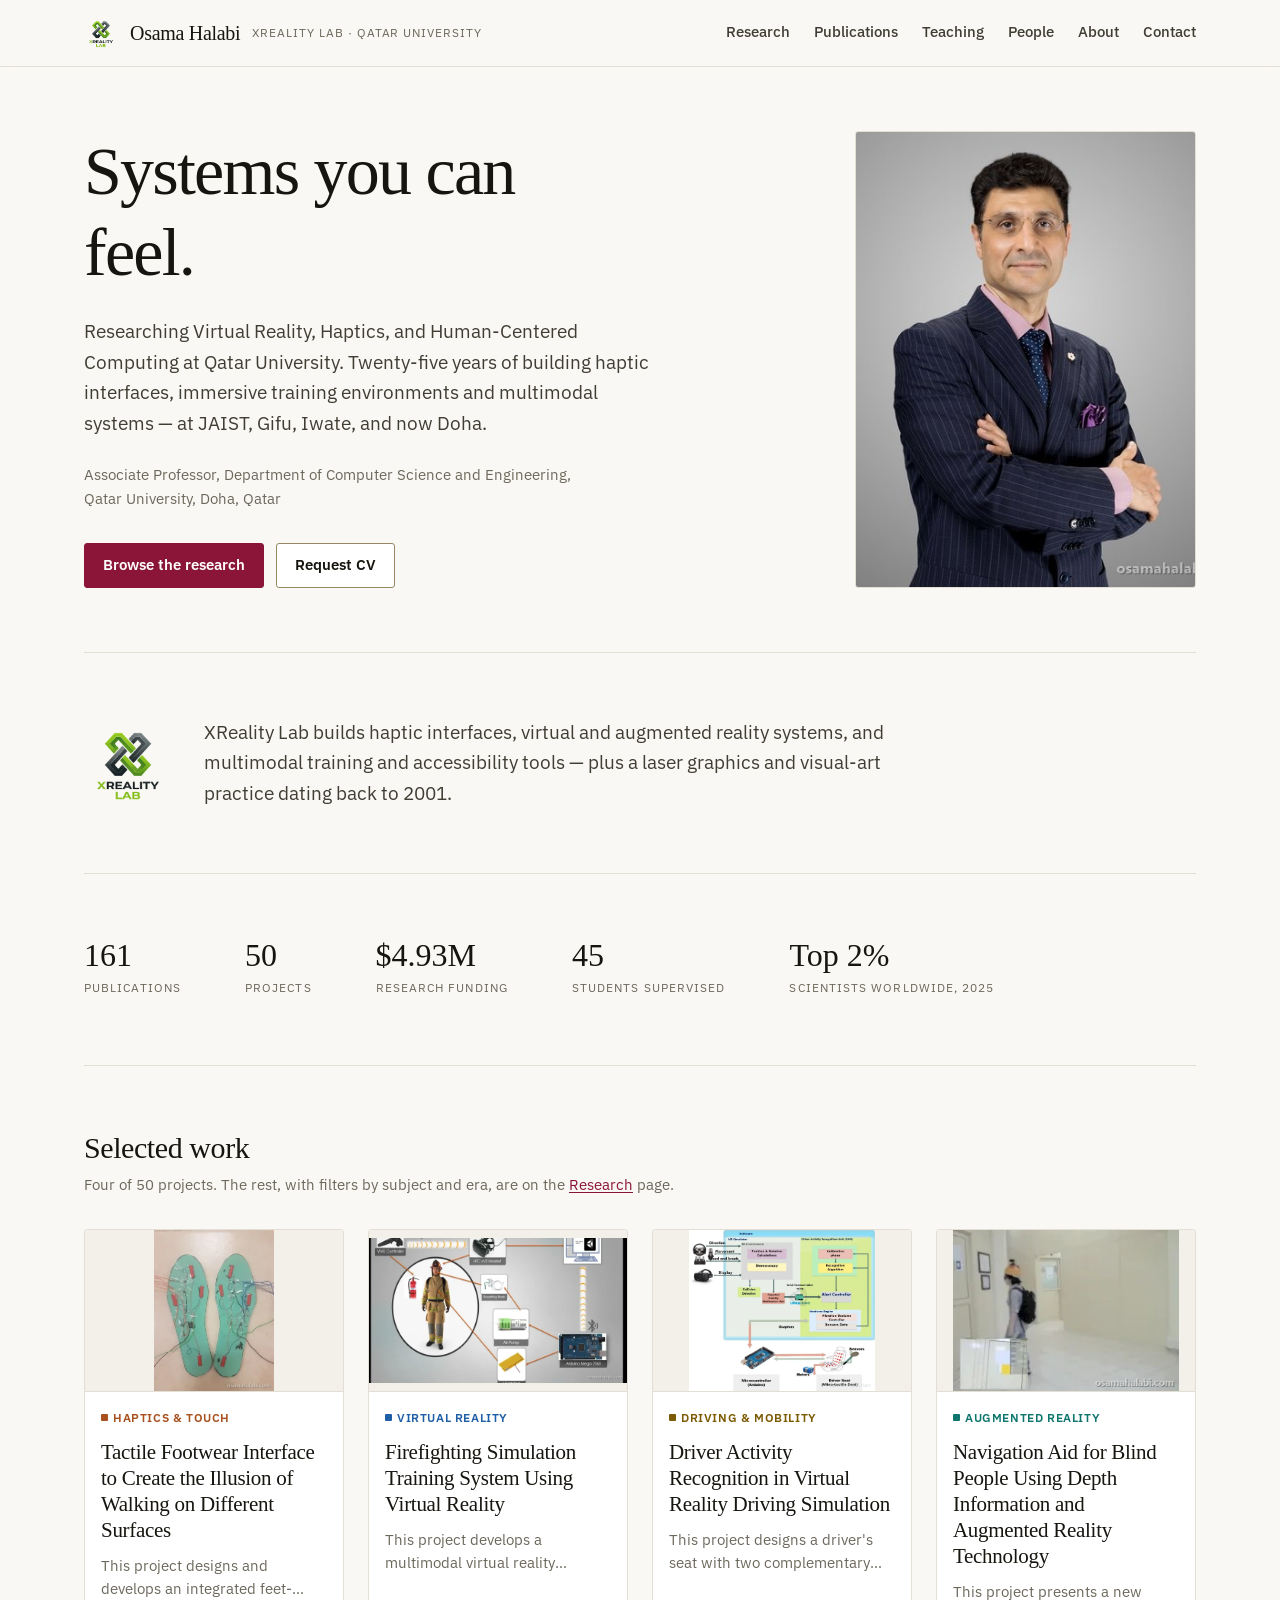
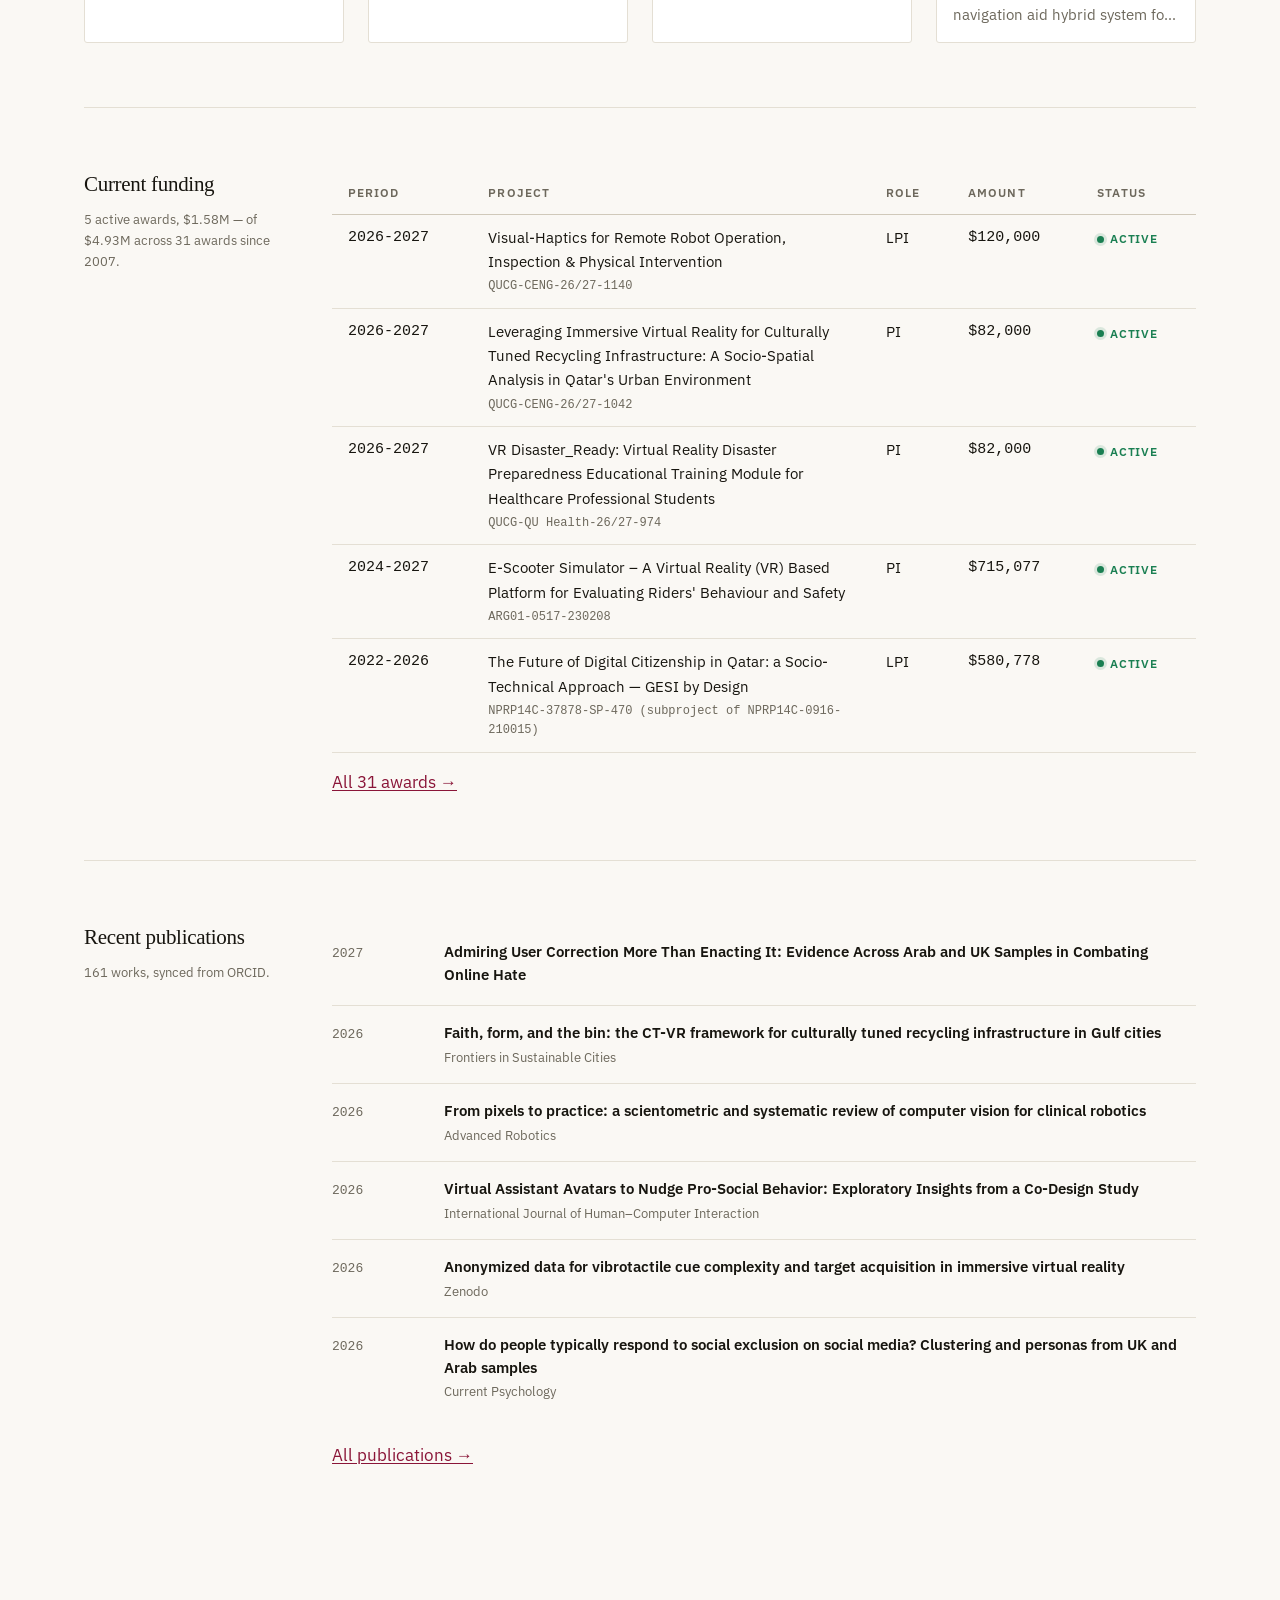
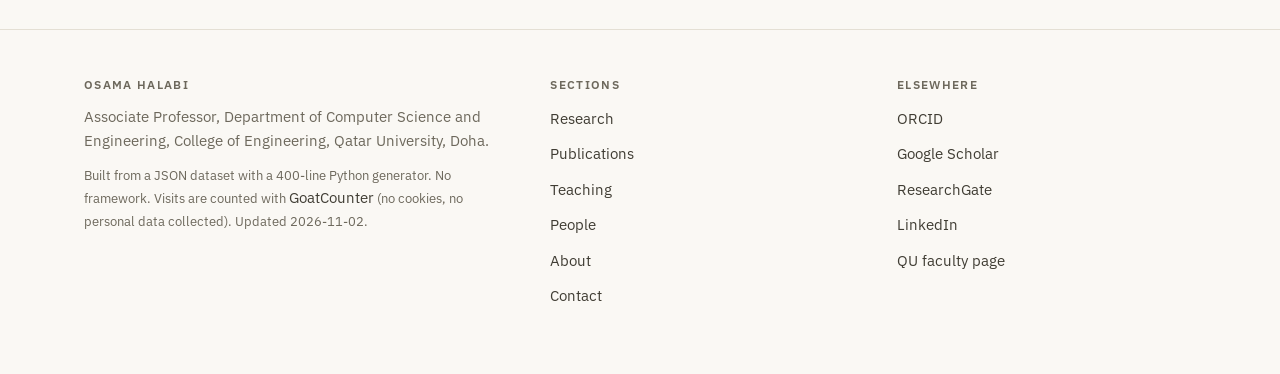
<file: index.html>
<!DOCTYPE html>
<html lang="en">
<head>
<meta charset="utf-8">
<meta name="viewport" content="width=device-width, initial-scale=1">
<title>Osama Halabi — Virtual Reality, Haptics &amp; Human-Computer Interaction</title>
<meta name="description" content="Osama Halabi is an Associate Professor at Qatar University working on virtual reality, haptics and multimodal interaction. XReality Lab.">
<link rel="canonical" href="https://osamahalabi.com/">
<meta property="og:type" content="website">
<meta property="og:title" content="Osama Halabi — Virtual Reality, Haptics &amp; Human-Computer Interaction">
<meta property="og:description" content="Osama Halabi is an Associate Professor at Qatar University working on virtual reality, haptics and multimodal interaction. XReality Lab.">
<meta property="og:url" content="https://osamahalabi.com/">
<meta property="og:image" content="https://osamahalabi.com/assets/img/headshot/osama-headshot-wide.jpg">
<meta name="twitter:card" content="summary_large_image">
<link rel="icon" href="assets/img/favicon-32.png" sizes="32x32">
<link rel="apple-touch-icon" href="assets/img/apple-touch-icon.png">
<link rel="stylesheet" href="assets/css/style.css">
<style>
/* Detail sections are only hidden once research.js confirms the drawer works.
   Without JS they stay visible and every project is fully readable. */
.js-drawer #project-details{display:none}
</style>
  <script src="assets/js/site.js" defer></script>
<script type="application/ld+json">{"@context":"https://schema.org","@type":"Person","name":"Osama Halabi","jobTitle":"Associate Professor","description":"Academic and researcher with over 20 years of experience in Virtual Reality (VR), Human-Computer Interaction (HCI), Haptics, and Multimodal Interfaces. Currently an Associate Professor at Qatar University, with over 140 peer-reviewed publications, edited volumes, and a patent spanning extended reality (XR), telexistence systems, and human-centered interactive applications. Recognized among the Top 2% Scientists Worldwide for 2025 by Stanford University and Elsevier.","url":"https://osamahalabi.com/about.html","image":"https://osamahalabi.com/assets/img/headshot/osama-headshot-square.jpg","affiliation":{"@type":"CollegeOrUniversity","name":"Qatar University","department":"Department of Computer Science and Engineering"},"alumniOf":[{"@type":"EducationalOrganization","name":"Japan Advanced Institute of Science & Technology (JAIST)"},{"@type":"EducationalOrganization","name":"Shanghai University"},{"@type":"EducationalOrganization","name":"Damascus University"}],"knowsAbout":["Virtual Reality (VR) and Human-Computer Interaction (HCI)","Haptics and Multimodal Interaction","Augmented and Extended Reality Applications","Game Design and Development","Computer Graphics & Laser Graphics","Interdisciplinary Research and Collaboration","Academic Leadership and Curriculum Development"],"sameAs":["https://www.linkedin.com/in/osamahalabi/","https://orcid.org/0000-0002-2052-0500","https://scholar.google.com/citations?user=jYUTRTcAAAAJ&hl=en","https://www.researchgate.net/profile/Osama-Halabi"]}</script>
</head>
<body>
<a class="skip-link" href="#main">Skip to content</a>
<header class="masthead">
  <div class="masthead-inner">
    <a class="wordmark" href="index.html">
      <img class="wordmark-logo" src="Logo/xreality-logo-clean-512.png" alt="" width="512" height="512">
      <b>Osama Halabi</b><span>XReality Lab &middot; Qatar University</span>
    </a>
    <button class="nav-toggle" aria-expanded="false" aria-controls="primary-nav">Menu</button>
    <ul class="nav" id="primary-nav"><li><a href="research.html">Research</a></li><li><a href="publications.html">Publications</a></li><li><a href="teaching.html">Teaching</a></li><li><a href="people.html">People</a></li><li><a href="about.html">About</a></li><li><a href="contact.html">Contact</a></li></ul>
  </div>
</header>
<main id="main">
<div class="wrap">
  <section class="hero">
    <div>
      <h1>Systems you can feel.</h1>
      <p class="standfirst">Researching Virtual Reality, Haptics, and Human-Centered Computing at Qatar University. Twenty-five years of building
      haptic interfaces, immersive training environments and multimodal systems —
      at JAIST, Gifu, Iwate, and now Doha.</p>
      <p class="affil">Associate Professor, Department of Computer Science and Engineering,<br>
      Qatar University, Doha, Qatar</p>
      <div class="actions">
        <a class="btn btn-primary" href="research.html">Browse the research</a>
        <a class="btn" href="contact.html">Request CV</a>
      </div>
    </div>
    <img class="hero-portrait" src="assets/img/headshot/osama-headshot-square-800.jpg"
         srcset="assets/img/headshot/osama-headshot-square-500.jpg 500w,
                 assets/img/headshot/osama-headshot-square-800.jpg 800w,
                 assets/img/headshot/osama-headshot-square-1200.jpg 1200w"
         sizes="(max-width: 860px) 260px, 34vw"
         width="1200" height="1200"
         alt="Osama Halabi">
  </section>

  <section class="band mission-band">
    <a class="lab-mark-link" href="research.html" aria-label="XReality Lab — go to Research">
      <img class="lab-mark" src="Logo/xreality-logo-clean-512.png" alt="" aria-hidden="true" width="512" height="512">
    </a>
    <div class="mission-band-text">
      <p class="mission-statement">XReality Lab builds haptic interfaces, virtual and augmented
        reality systems, and multimodal training and accessibility tools — plus a laser
        graphics and visual-art practice dating back to 2001.</p>
    </div>
  </section>

  <section class="band">
    <div class="figures">
      <div class="figure"><b>161</b><span>Publications</span></div>
      <div class="figure"><b>50</b><span>Projects</span></div>
      <div class="figure"><b>$4.93M</b><span>Research funding</span></div>
      <div class="figure"><b>45</b><span>Students supervised</span></div>
      <div class="figure"><b>Top 2%</b><span>Scientists worldwide, 2025</span></div>
    </div>
  </section>

  <section class="band">
    <h2 class="section-title">Selected work</h2>
    <p class="section-note">Four of 50 projects. The rest, with filters by
      subject and era, are on the <a href="research.html">Research</a> page.</p>
    <div class="project-grid featured">
      <article class="pcard" data-theme="haptics">
        <div class="pcard-media">
          <img src="assets/img/projects/tactile-footwear-interface-to-create-the-illusion-of-walking-1.webp" alt="" loading="lazy" width="261" height="347">
        </div>
        <div class="pcard-body">
          <span class="tag">Haptics &amp; Touch</span>
          <h3><a href="research.html#tactile-footwear-interface-to-create-the-illusion-of-walking-on-different-surfaces">Tactile Footwear Interface to Create the Illusion of Walking on Different Surfaces</a></h3>
          <p>This project designs and develops an integrated feet-haptic insole paired with a mixed-reality environment to create the illusion of walking on virtual textures, enhancing the realism of virtual and augmented reality experiences. Where most texture-simulation research targets the hand, this system adapts tactile-communication mechanisms to the sole of the foot, accounting for the distribution and sensitivity of its mechanoreceptors, and drives an array of vibrotactile motors using two controllable parameters, PWM frequency and motor activation time, to render distinct surfaces such as sand, sponge, and wood. An algorithm tracks and analyzes user movement to synchronize tactile feedback with gait, and the system was evaluated through several virtual and augmented scenarios combining visual, auditory, and tactile cues. Experiments measured texture recognition rates and user satisfaction across participants, with intended applications spanning rehabilitation, gamification, training, and entertainment.</p>
        </div>
      </article>
      <article class="pcard" data-theme="vr">
        <div class="pcard-media">
          <img src="assets/img/projects/firefighting-simulation-training-system-using-virtual-realit-1.webp" alt="" loading="lazy" width="676" height="380">
        </div>
        <div class="pcard-body">
          <span class="tag">Virtual Reality</span>
          <h3><a href="research.html#firefighting-simulation-training-system-using-virtual-reality">Firefighting Simulation Training System Using Virtual Reality</a></h3>
          <p>This project develops a multimodal virtual reality training and evaluation environment for firefighters, grounded in a study of firefighting standards, curricula, and existing training systems. Beyond visual immersion, the environment reproduces smell through microcontroller-driven air pumps releasing manufactured scents and heat through microcontroller-driven heat pads, alongside trackers and other sensory devices that heighten realism and support trainee assessment. A companion web application manages courses, evaluation, and training progress. At its core is a trainee-evaluation system that draws on standards-based criteria to score performance more accurately, built on elementary firefighting scenarios as proof-of-concept building blocks toward a fuller training environment. The resulting prototype is modifiable, usable, and accessible regardless of weather conditions, offering a safe, low-cost, and flexible alternative to physical fire training grounds.</p>
        </div>
      </article>
      <article class="pcard" data-theme="mobility">
        <div class="pcard-media">
          <img src="assets/img/projects/driver-activity-recognition-in-virtual-reality-driving-simul-1.webp" alt="" loading="lazy" width="1017" height="875">
        </div>
        <div class="pcard-body">
          <span class="tag">Driving &amp; Mobility</span>
          <h3><a href="research.html#driver-activity-recognition-in-virtual-reality-driving-simulation">Driver Activity Recognition in Virtual Reality Driving Simulation</a></h3>
          <p>This project designs a driver&#x27;s seat with two complementary features: an activity-recognition system that infers sitting posture from two force-sensor arrays embedded in the seat and backrest, and a vibrotactile seat that alerts the driver whenever an unsafe posture or missed activity is detected. Sensor placement was iterated to identify the distribution that maximizes recognition accuracy across ten distinct driving postures. A Virtual Reality driving simulator, built around an Oculus head-mounted display, was developed to evaluate the system in an immersive setting, and recognition accuracy was compared between a realistic desktop setup and the VR environment; the VR condition improved accuracy for several postures. Additional trials measured driver response time to the vibrotactile alert, finding that success in responding correctly depended on the driver&#x27;s familiarity with that warning modality.</p>
        </div>
      </article>
      <article class="pcard" data-theme="ar">
        <div class="pcard-media">
          <img src="assets/img/projects/navigation-aid-for-blind-people-using-depth-information-and--1.webp" alt="" loading="lazy" width="269" height="190">
        </div>
        <div class="pcard-body">
          <span class="tag">Augmented Reality</span>
          <h3><a href="research.html#navigation-aid-for-blind-people-using-depth-information-and-augmented-reality-technology">Navigation Aid for Blind People Using Depth Information and Augmented Reality Technology</a></h3>
          <p>This project presents a new navigation aid hybrid system for blind people based on depth information, Augmented Reality (AR), and 3D sound. The system acquires depth data in real-time from Kinect depth sensor and detect the object, then generate 3D spatial sound to convey the direction and the distance of the nearest object. The RGB camera in the same Kinect sensor is used to recognize AR markers and provide adequate information about the surrounding environment using synthesized sound. The system architecture ensures satisfactory real-time performance, which contributed to the improvement achieved towards smooth and unhindered blind travel in indoor environment, and provided adequate help information about the surrounding environment as well.</p>
        </div>
      </article></div>
  </section>

  <section class="band">
    <div class="railed">
      <div class="rail">
        <h2>Current funding</h2>
        <p>5 active awards,
           $1.58M — of $4.93M across 31 awards since 2007.</p>
      </div>
      <div>
        <div class="table-scroll">
          <table class="data">
            <thead><tr><th>Period</th><th>Project</th><th>Role</th><th>Amount</th><th>Status</th></tr></thead>
            <tbody>
            <tr>
              <td class="num">2026-2027</td>
              <td class="col-title">Visual-Haptics for Remote Robot Operation, Inspection &amp; Physical Intervention<span class="code-sub">QUCG-CENG-26/27-1140</span></td>
              <td>LPI</td>
              <td class="num">$120,000</td>
              <td><span class="state on">Active</span></td>
            </tr><tr>
              <td class="num">2026-2027</td>
              <td class="col-title">Leveraging Immersive Virtual Reality for Culturally Tuned Recycling Infrastructure: A Socio-Spatial Analysis in Qatar&#x27;s Urban Environment<span class="code-sub">QUCG-CENG-26/27-1042</span></td>
              <td>PI</td>
              <td class="num">$82,000</td>
              <td><span class="state on">Active</span></td>
            </tr><tr>
              <td class="num">2026-2027</td>
              <td class="col-title">VR Disaster_Ready: Virtual Reality Disaster Preparedness Educational Training Module for Healthcare Professional Students<span class="code-sub">QUCG-QU Health-26/27-974</span></td>
              <td>PI</td>
              <td class="num">$82,000</td>
              <td><span class="state on">Active</span></td>
            </tr><tr>
              <td class="num">2024-2027</td>
              <td class="col-title">E-Scooter Simulator – A Virtual Reality (VR) Based Platform for Evaluating Riders&#x27; Behaviour and Safety<span class="code-sub">ARG01-0517-230208</span></td>
              <td>PI</td>
              <td class="num">$715,077</td>
              <td><span class="state on">Active</span></td>
            </tr><tr>
              <td class="num">2022-2026</td>
              <td class="col-title">The Future of Digital Citizenship in Qatar: a Socio-Technical Approach — GESI by Design<span class="code-sub">NPRP14C-37878-SP-470 (subproject of NPRP14C-0916-210015)</span></td>
              <td>LPI</td>
              <td class="num">$580,778</td>
              <td><span class="state on">Active</span></td>
            </tr>
            </tbody>
          </table>
        </div>
        <p style="margin-top:var(--s4)"><a href="research.html#funding">All 31 awards &rarr;</a></p>
      </div>
    </div>
  </section>

  <section class="band">
    <div class="railed">
      <div class="rail">
        <h2>Recent publications</h2>
        <p>161 works, synced from ORCID.</p>
      </div>
      <div>
        <ul class="entries">
      <li class="entry">
        <div class="k">2027</div>
        <div class="t"><b>Admiring User Correction More Than Enacting It: Evidence Across Arab and UK Samples in Combating Online Hate</b>
          <span class="m"></span></div>
      </li>
      <li class="entry">
        <div class="k">2026</div>
        <div class="t"><b>Faith, form, and the bin: the CT-VR framework for culturally tuned recycling infrastructure in Gulf cities</b>
          <span class="m">Frontiers in Sustainable Cities</span></div>
      </li>
      <li class="entry">
        <div class="k">2026</div>
        <div class="t"><b>From pixels to practice: a scientometric and systematic review of computer vision for clinical robotics</b>
          <span class="m">Advanced Robotics</span></div>
      </li>
      <li class="entry">
        <div class="k">2026</div>
        <div class="t"><b>Virtual Assistant Avatars to Nudge Pro-Social Behavior: Exploratory Insights from a Co-Design Study</b>
          <span class="m">International Journal of Human–Computer Interaction</span></div>
      </li>
      <li class="entry">
        <div class="k">2026</div>
        <div class="t"><b>Anonymized data for vibrotactile cue complexity and target acquisition in immersive virtual reality</b>
          <span class="m">Zenodo</span></div>
      </li>
      <li class="entry">
        <div class="k">2026</div>
        <div class="t"><b>How do people typically respond to social exclusion on social media? Clustering and personas from UK and Arab samples</b>
          <span class="m">Current Psychology</span></div>
      </li></ul>
        <p style="margin-top:var(--s5)"><a href="publications.html">All publications &rarr;</a></p>
      </div>
    </div>
  </section>
</div></main>
<footer class="site-footer">
  <div class="footer-inner">
    <div>
      <h3>Osama Halabi</h3>
      <p style="color:var(--muted);font-size:var(--t-base)">
        Associate Professor, Department of Computer Science and Engineering,
        College of Engineering, Qatar University, Doha.
      </p>
      <p class="colophon">Built from a JSON dataset with a 400-line Python generator.
      No framework. Visits are counted with <a href="https://www.goatcounter.com/">GoatCounter</a>
      (no cookies, no personal data collected). Updated 2026-11-02.</p>
    </div>
    <div>
      <h3>Sections</h3>
      <ul><li><a href="research.html">Research</a></li><li><a href="publications.html">Publications</a></li><li><a href="teaching.html">Teaching</a></li><li><a href="people.html">People</a></li><li><a href="about.html">About</a></li><li><a href="contact.html">Contact</a></li></ul>
    </div>
    <div>
      <h3>Elsewhere</h3>
      <ul>
        <li><a href="https://orcid.org/0000-0002-2052-0500">ORCID</a></li>
        <li><a href="https://scholar.google.com/citations?user=jYUTRTcAAAAJ&amp;hl=en">Google Scholar</a></li>
        <li><a href="https://www.researchgate.net/profile/Osama-Halabi">ResearchGate</a></li>
        <li><a href="https://www.linkedin.com/in/osamahalabi/">LinkedIn</a></li>
        <li><a href="http://qufaculty.qu.edu.qa/ohalabi/">QU faculty page</a></li>
      </ul>
    </div>
  </div>
</footer>
<script data-goatcounter="https://ohalabi.goatcounter.com/count" async src="//gc.zgo.at/count.js"></script>
</body>
</html>
</file>
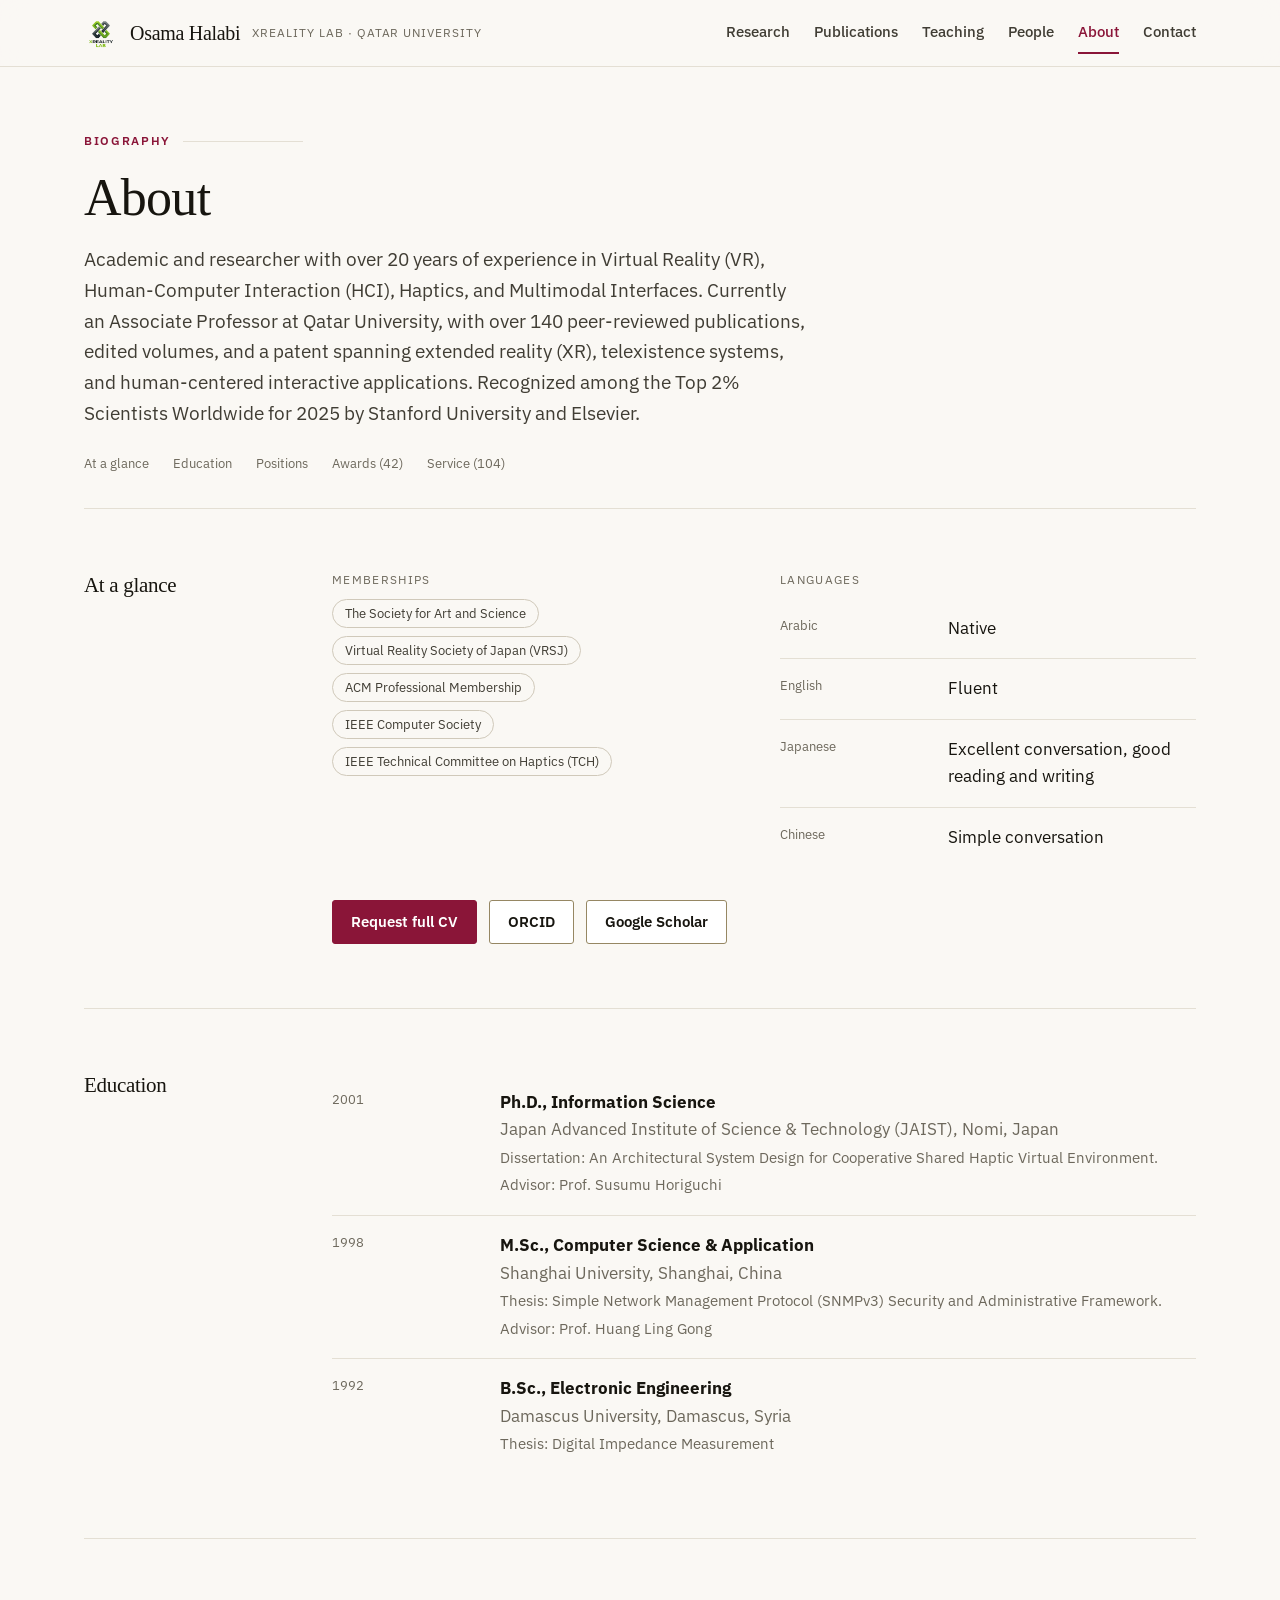
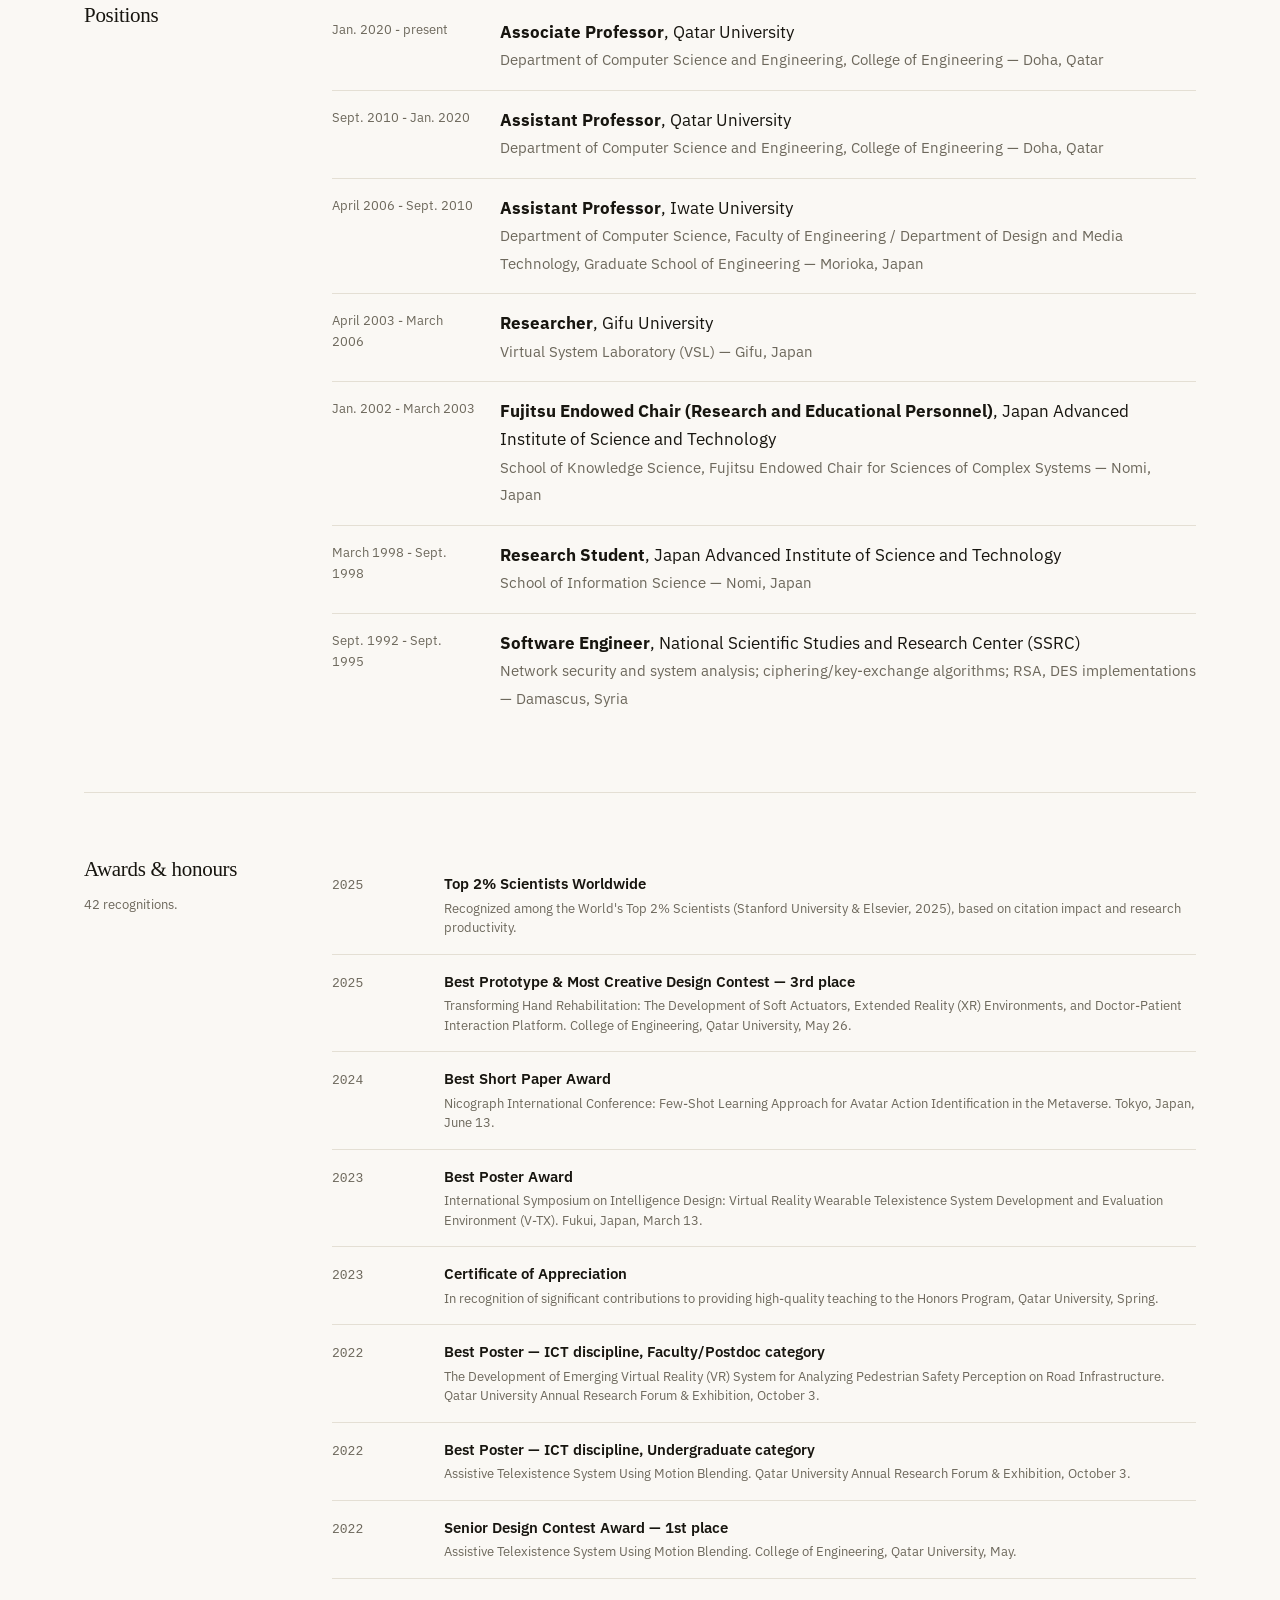
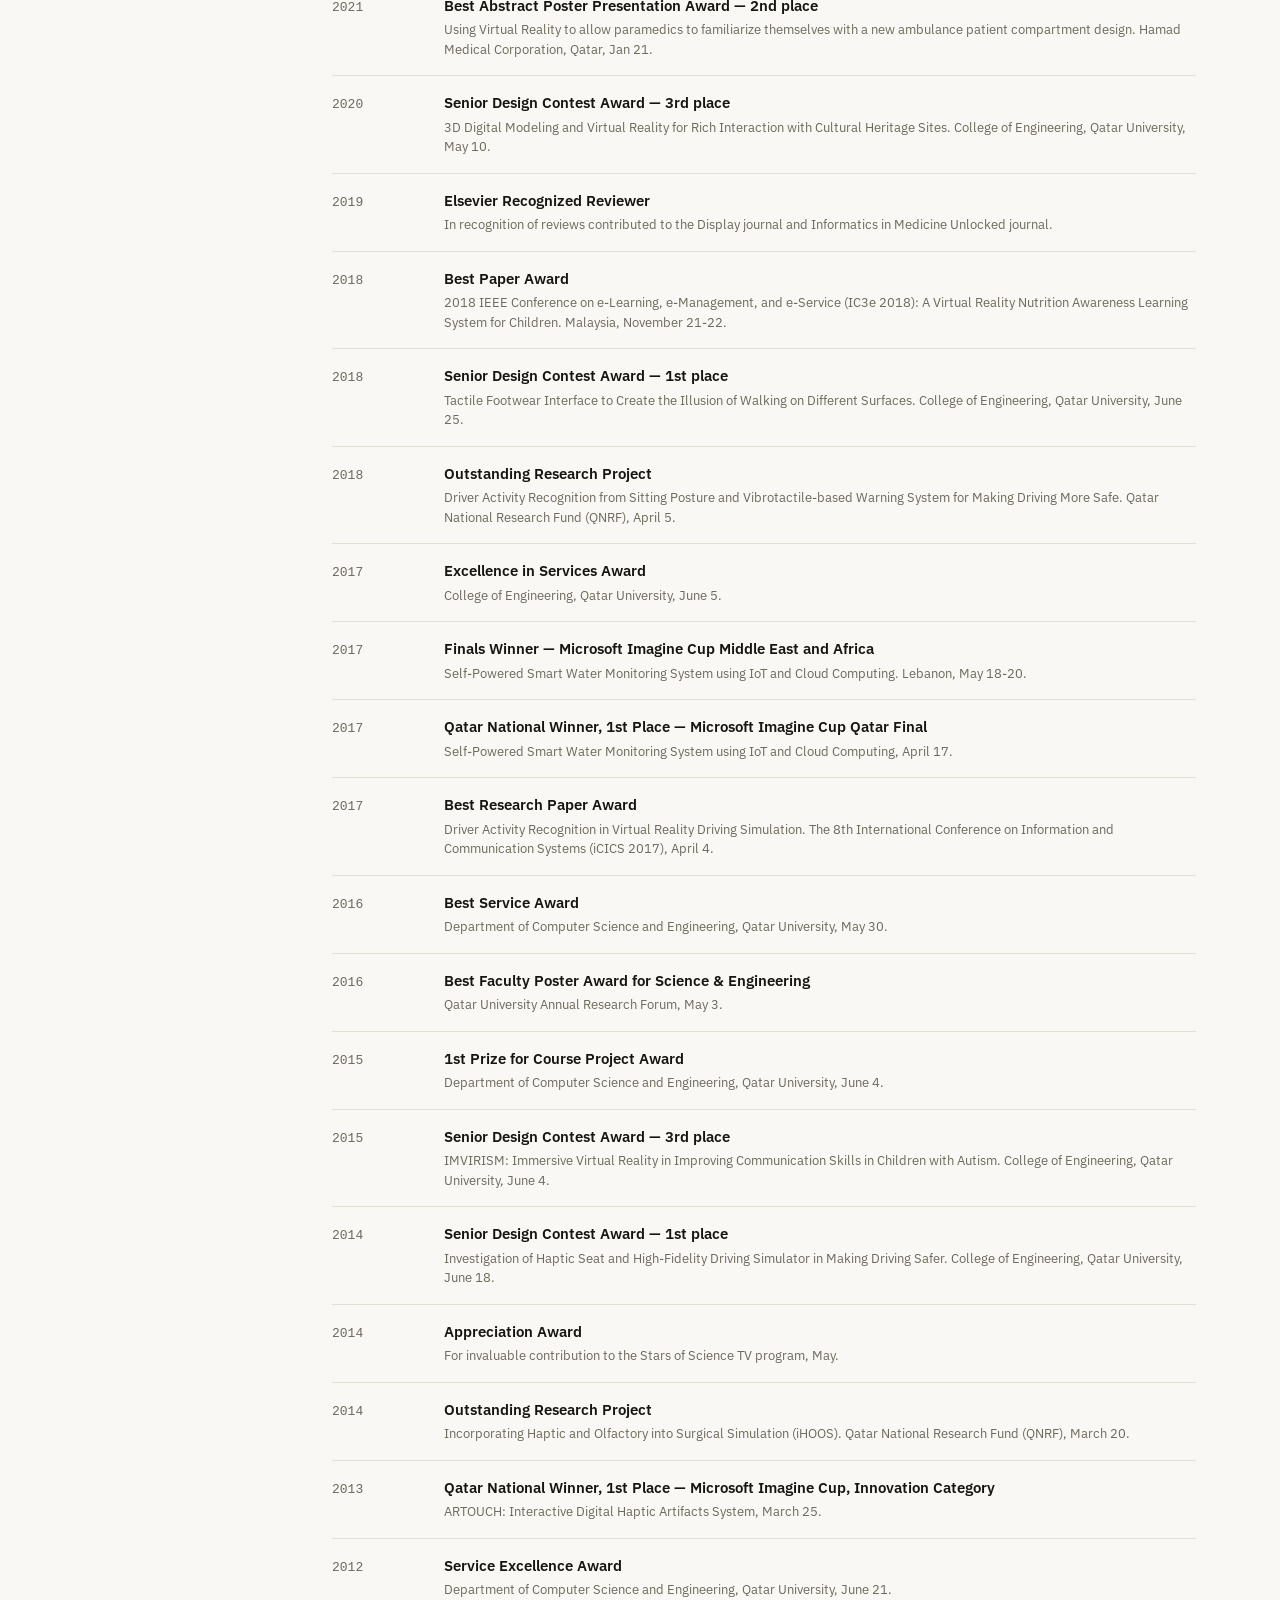
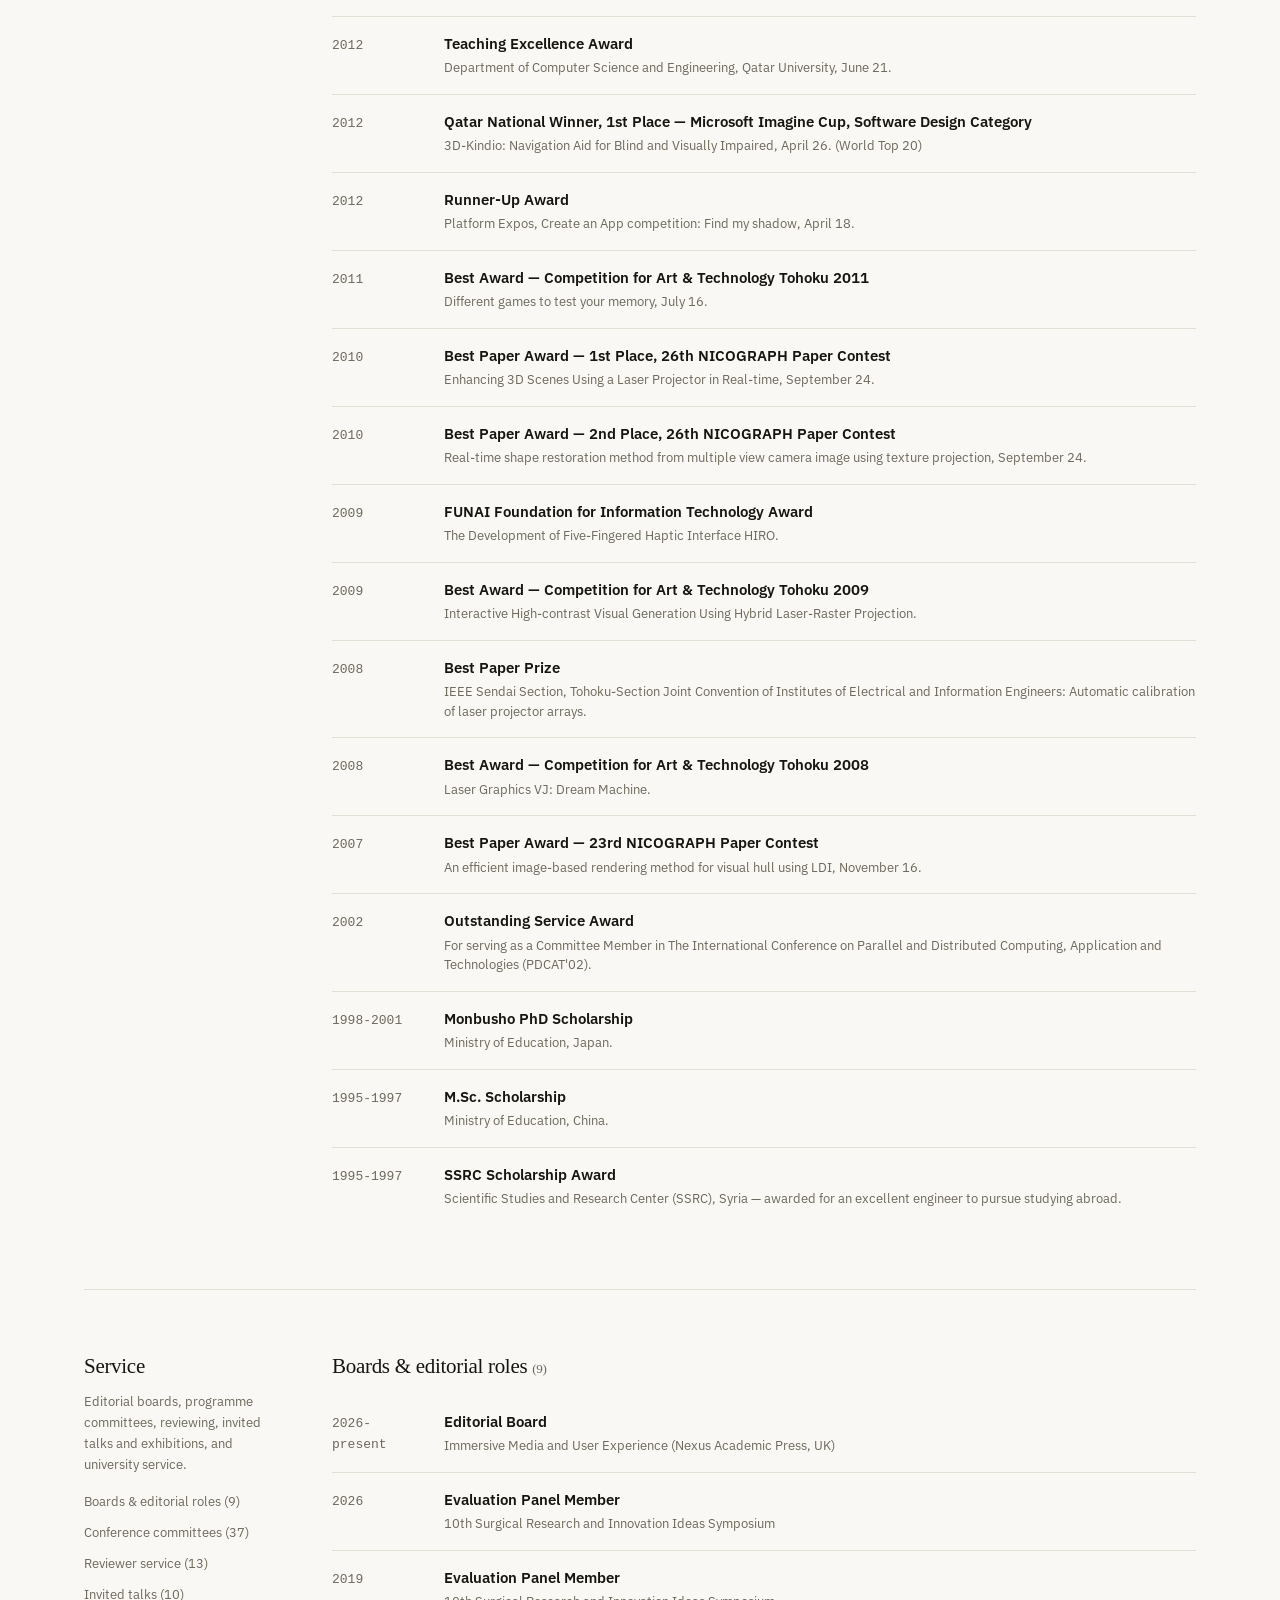
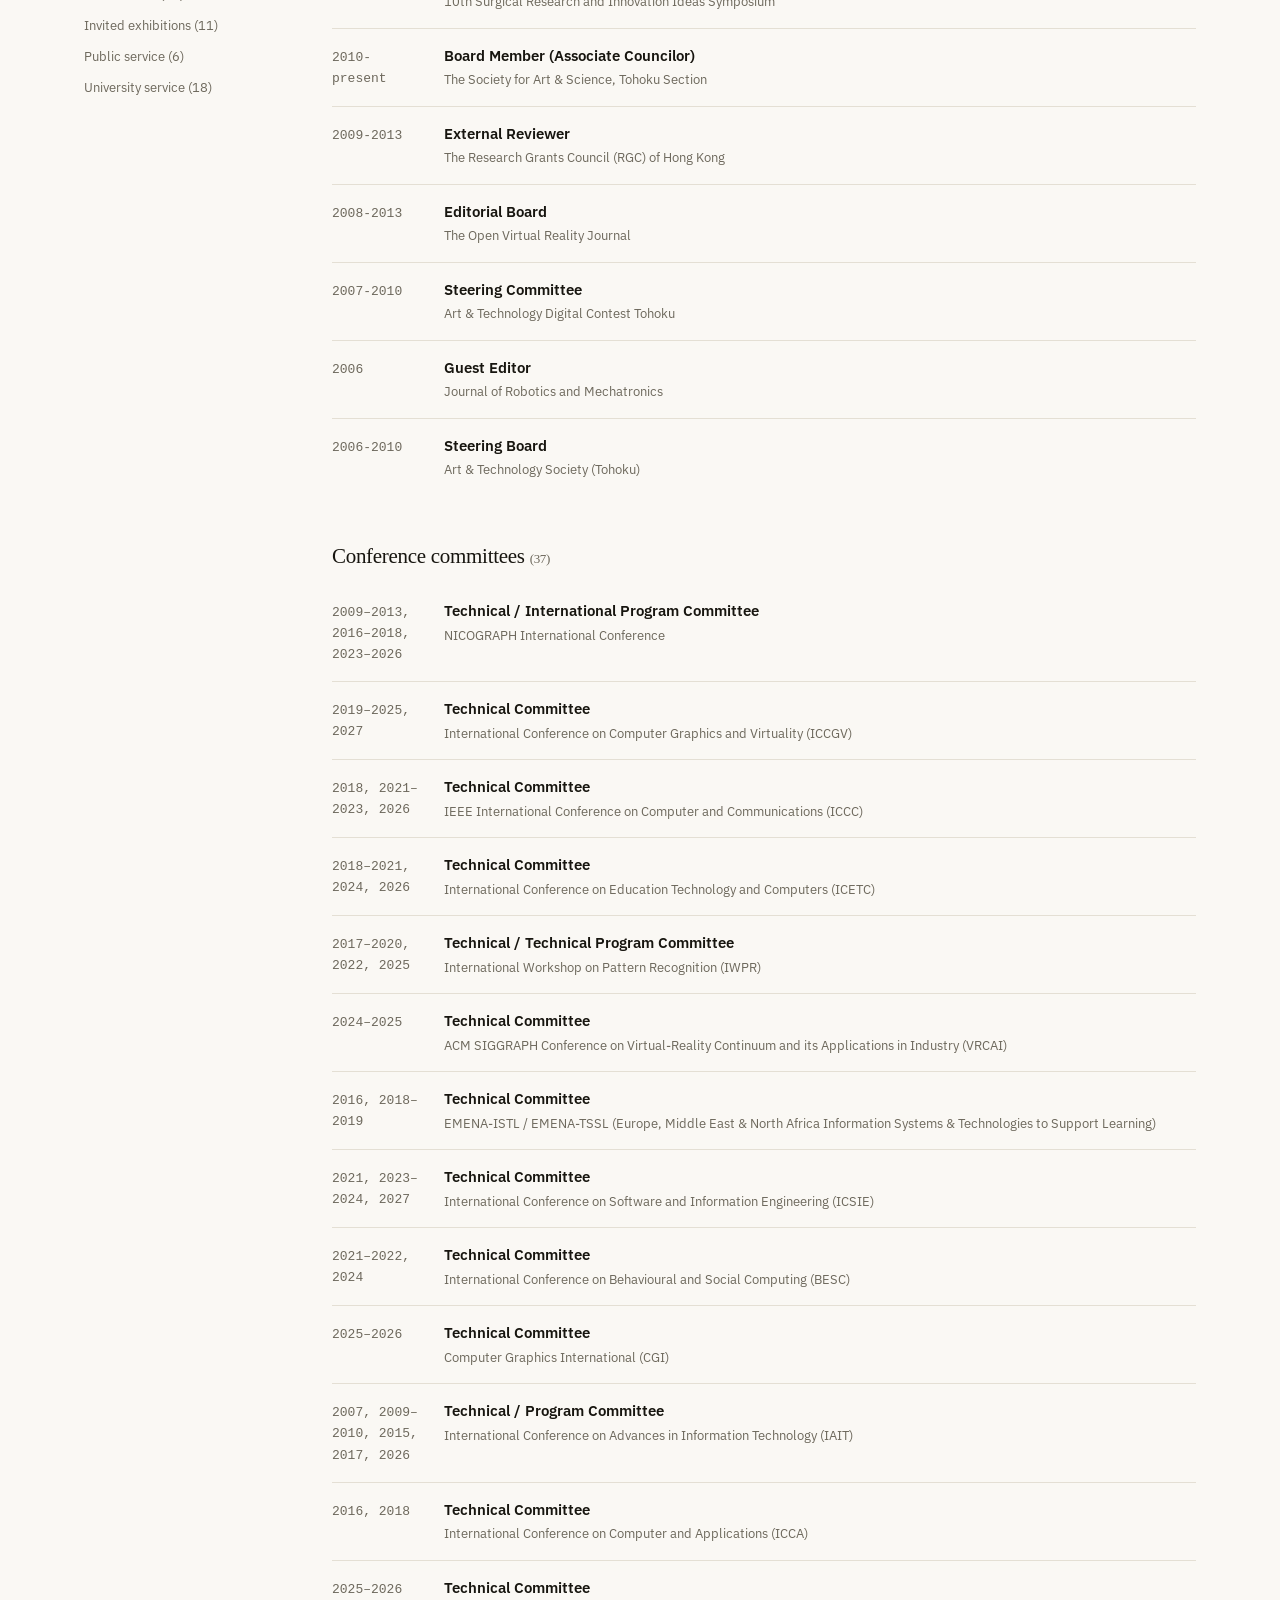
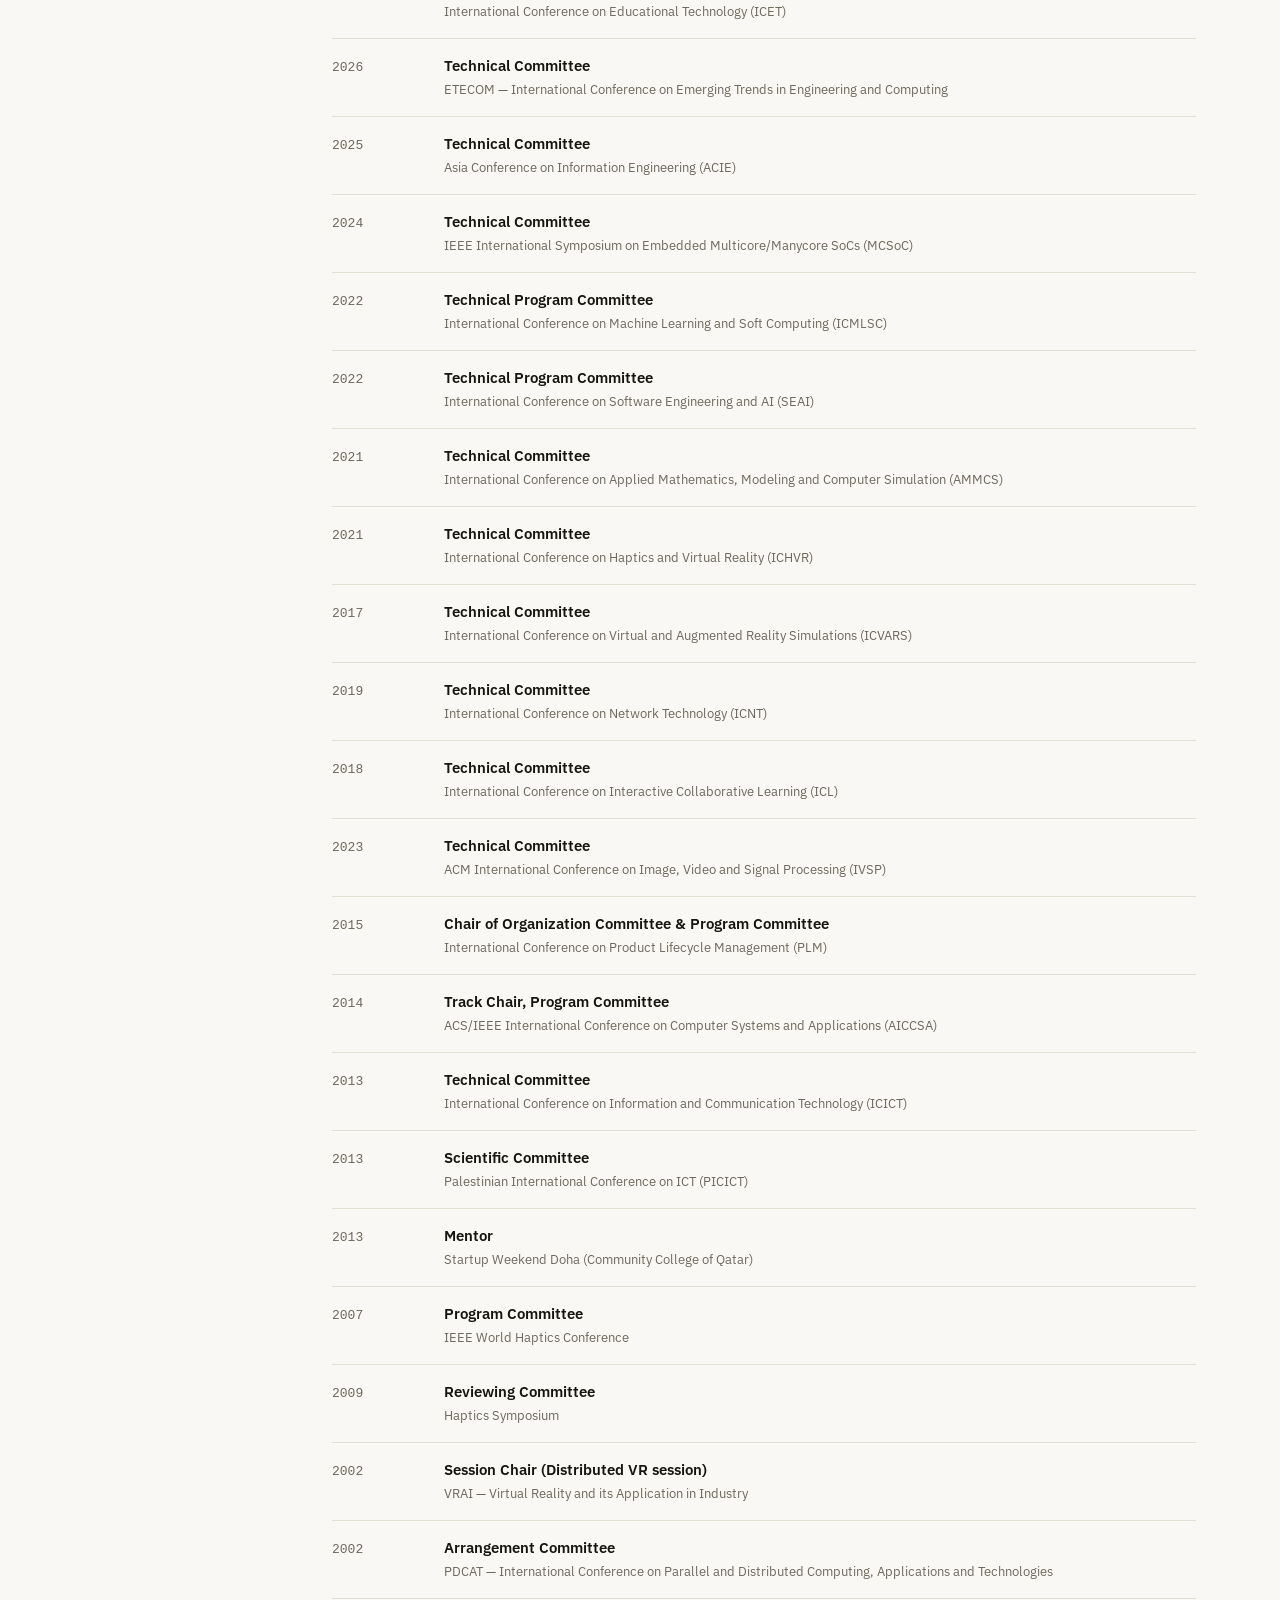
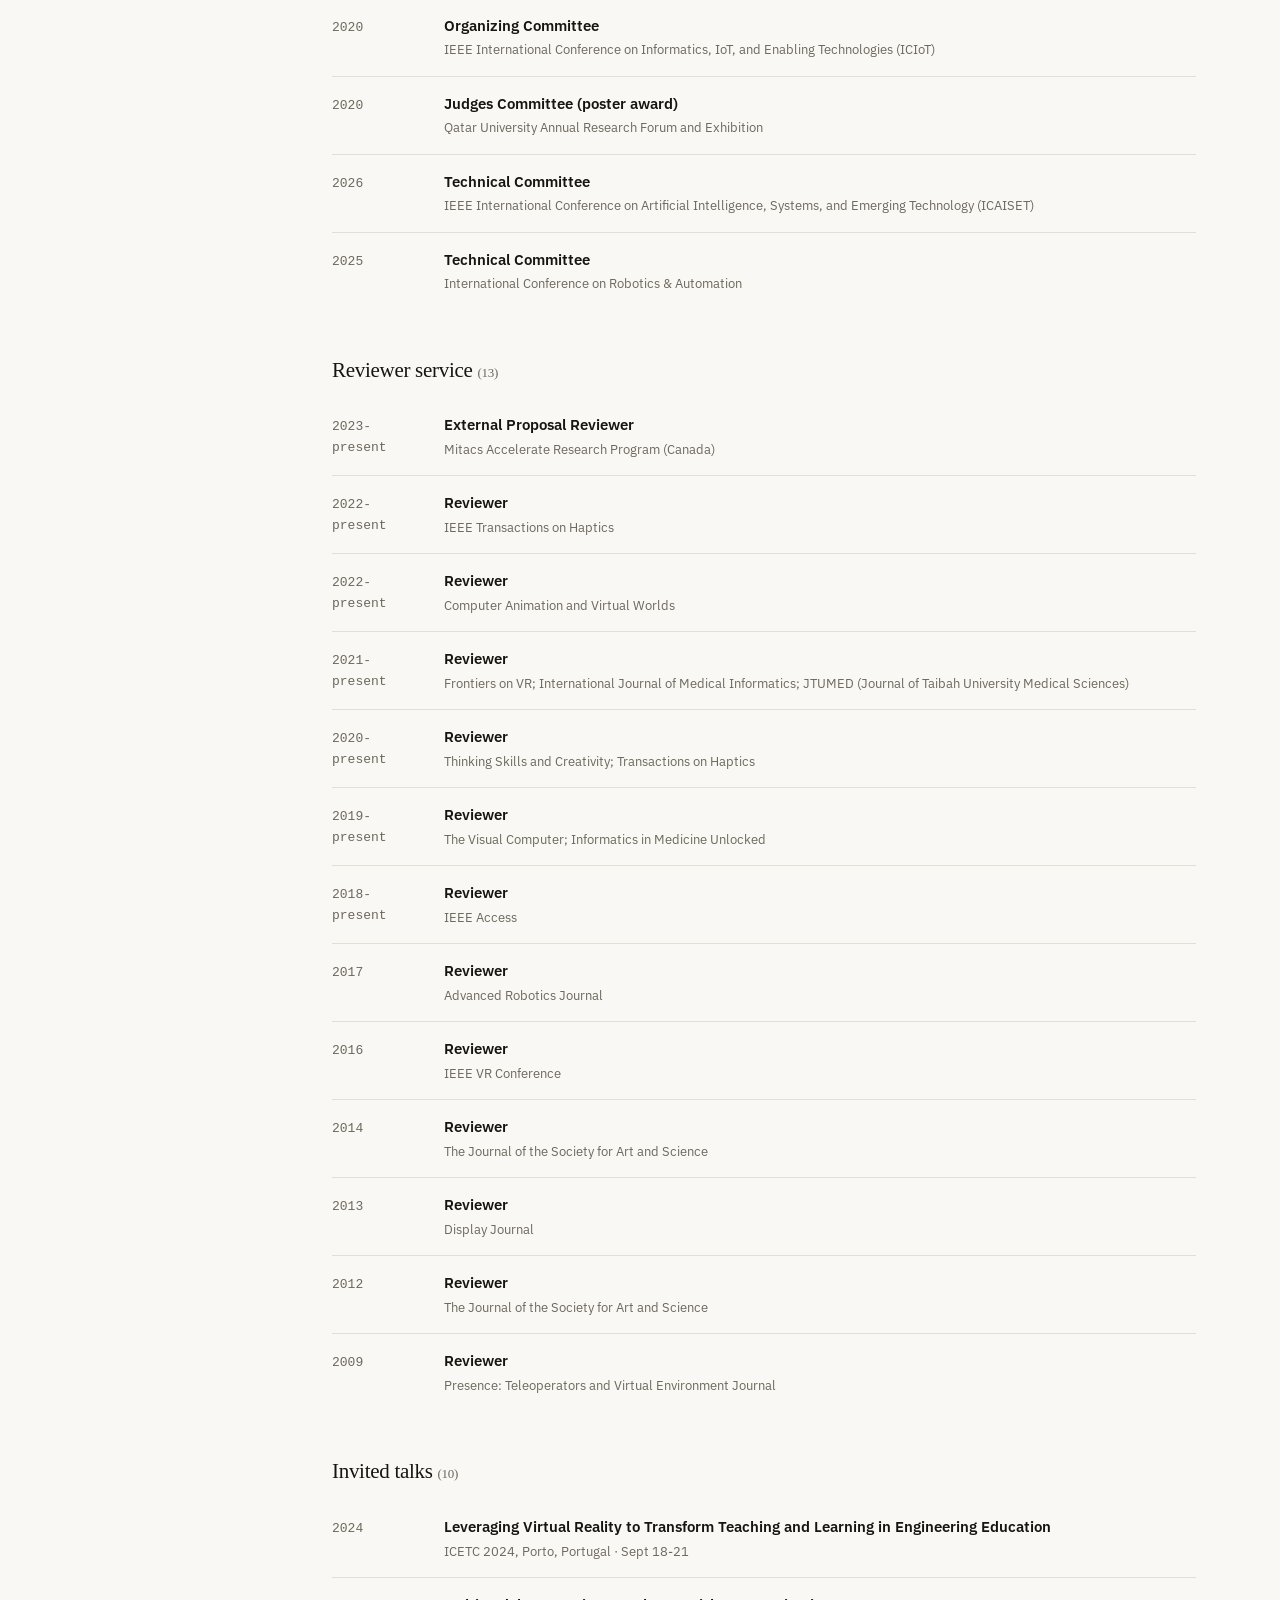
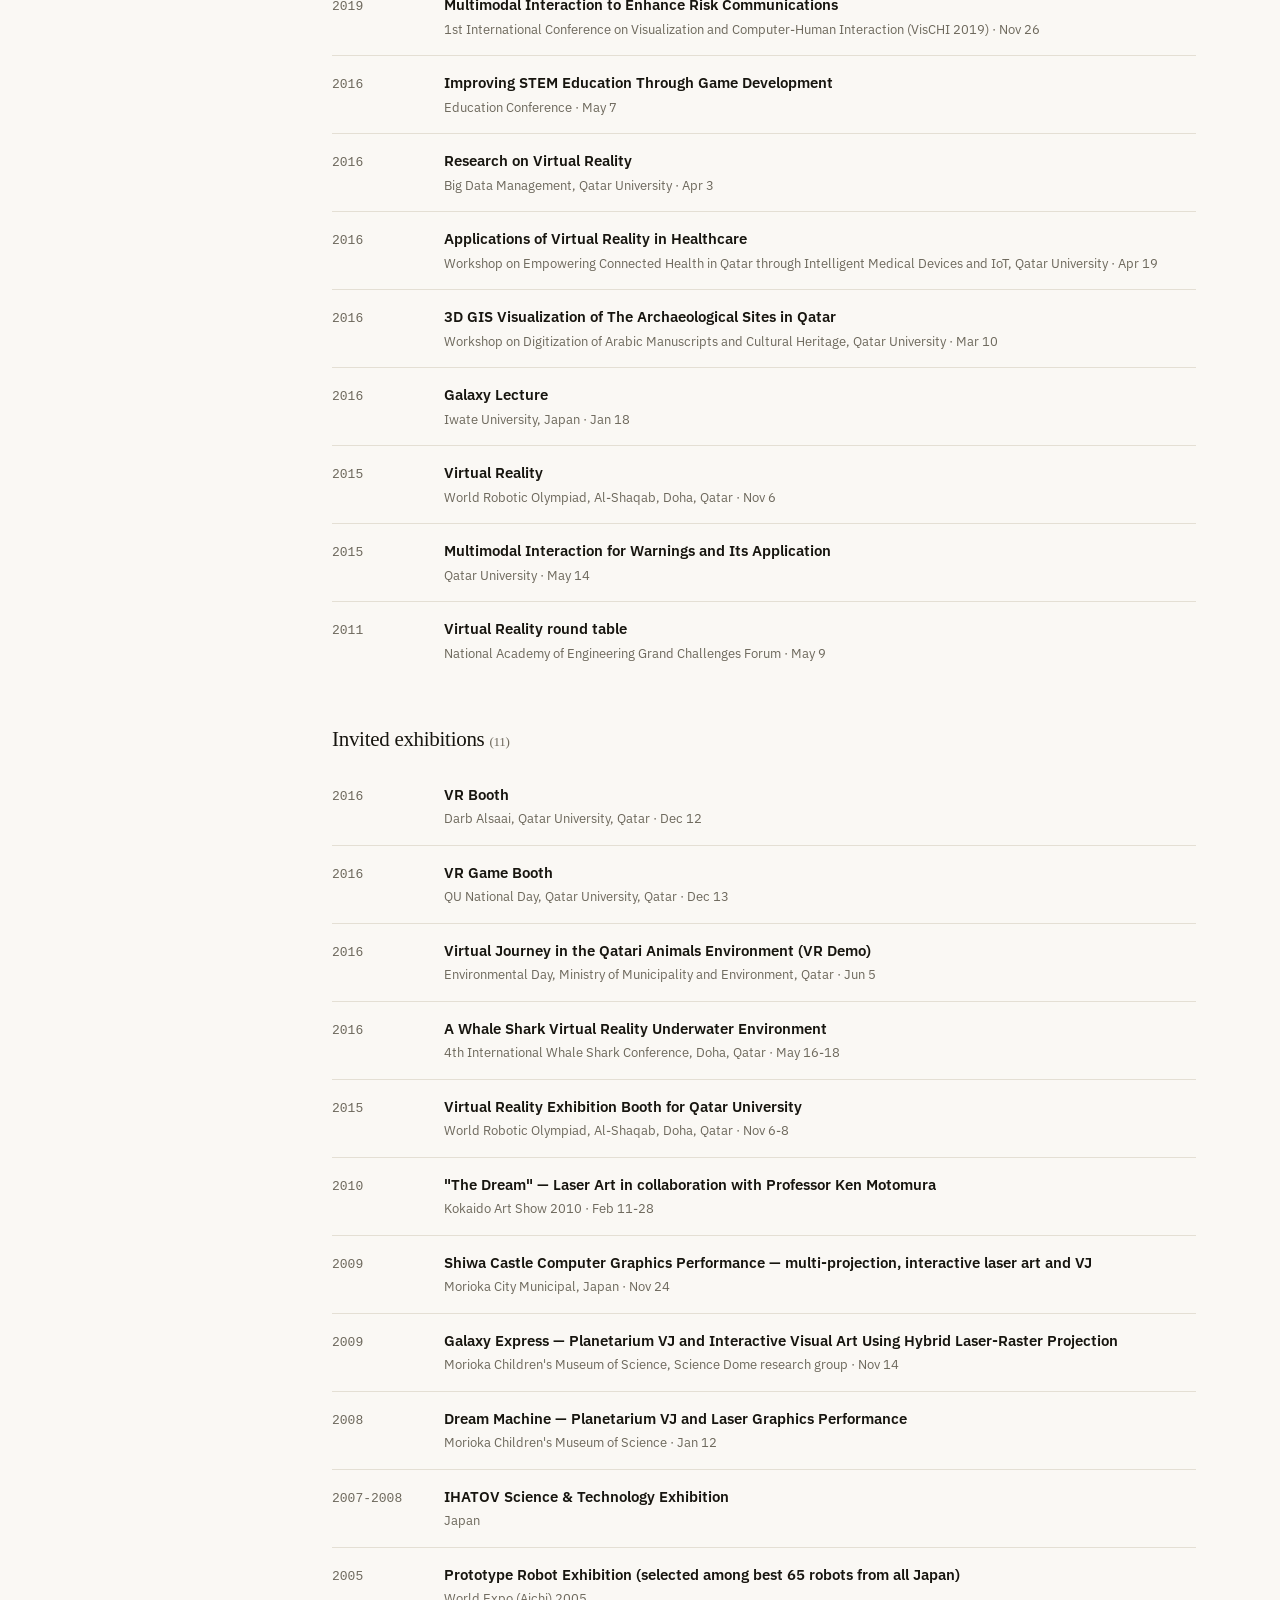
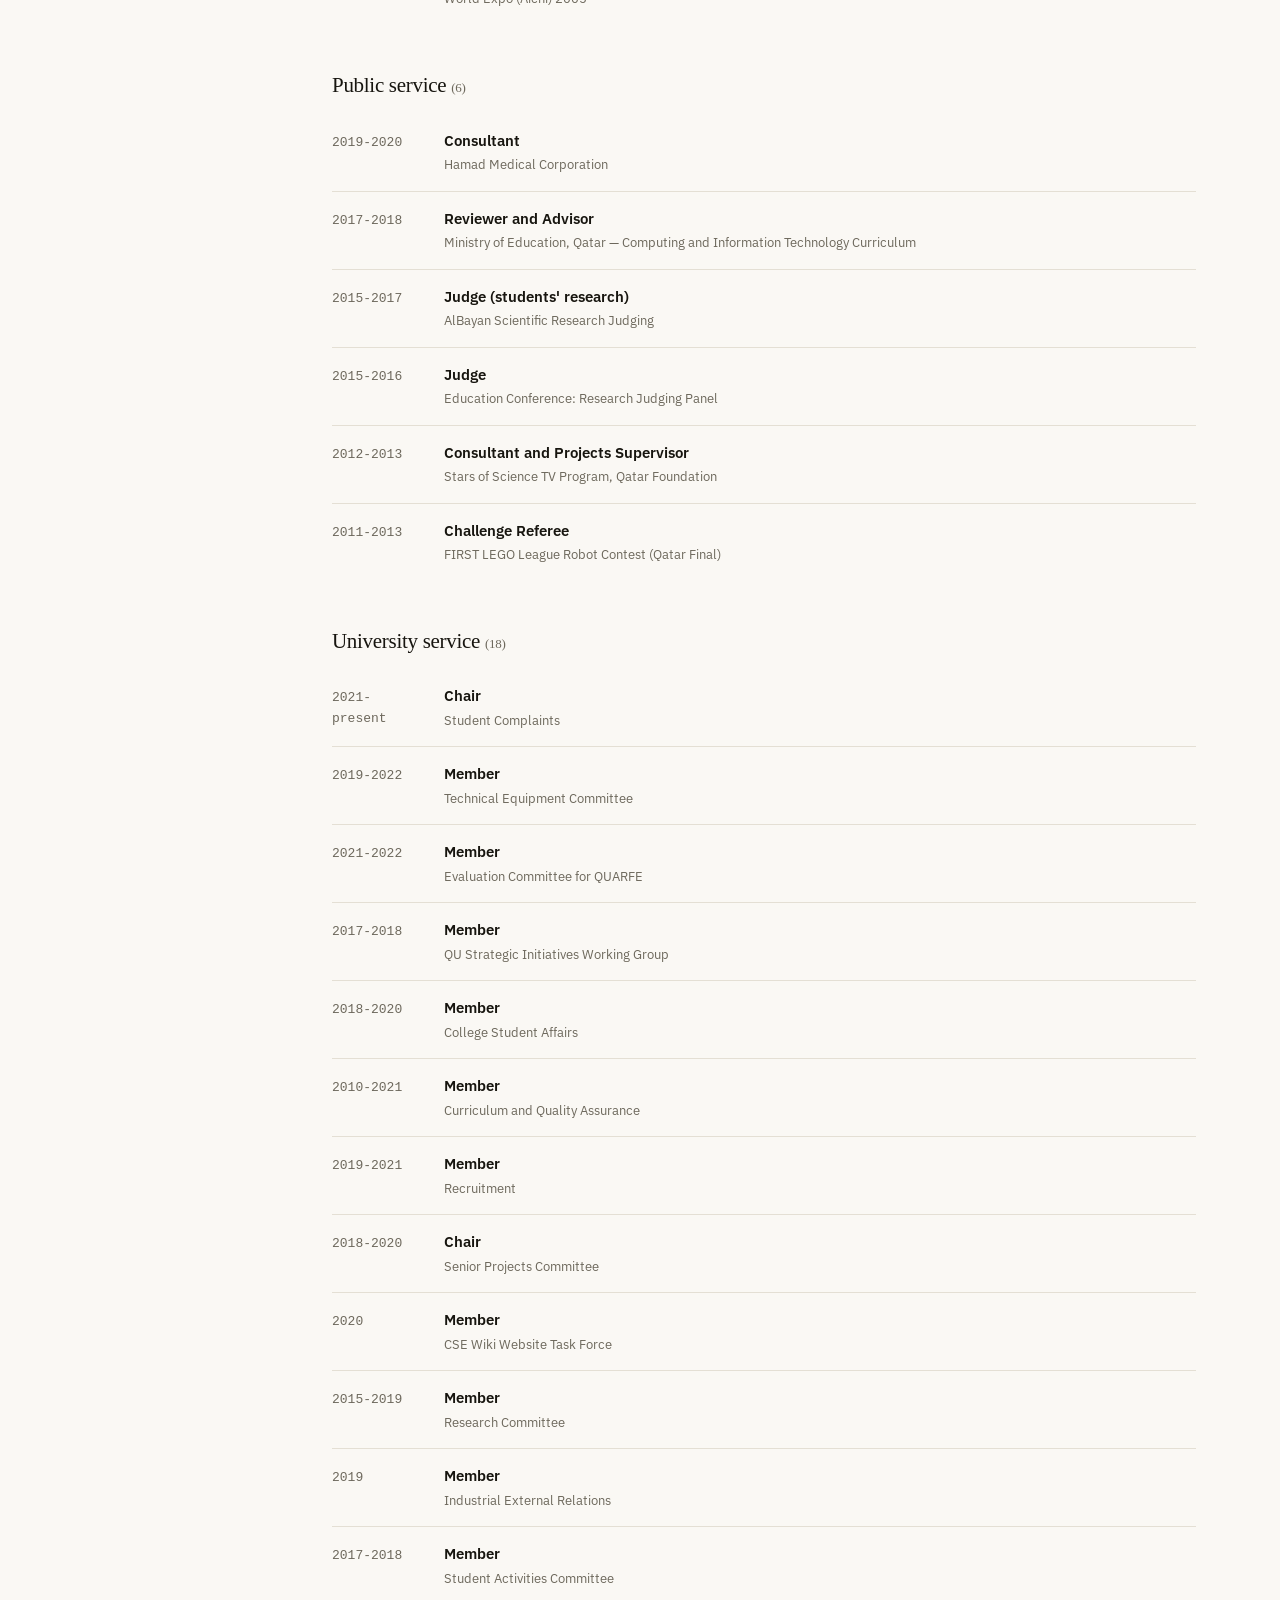
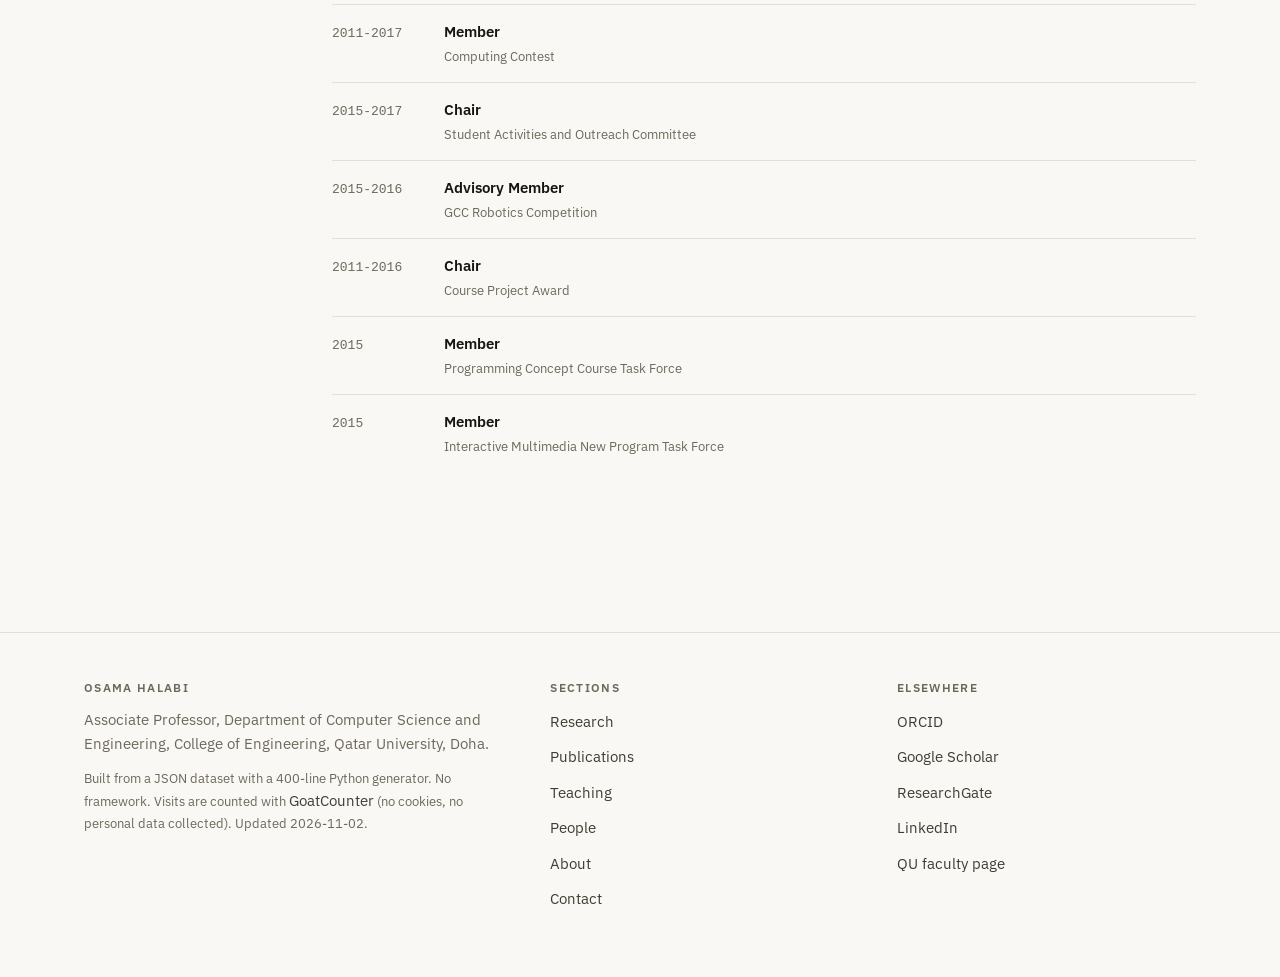
<file: about.html>
<!DOCTYPE html>
<html lang="en">
<head>
<meta charset="utf-8">
<meta name="viewport" content="width=device-width, initial-scale=1">
<title>About — Osama Halabi</title>
<meta name="description" content="Associate Professor at Qatar University. Ph.D. JAIST. Twenty-five years in virtual reality, haptics and human-computer interaction across Japan and Qatar.">
<link rel="canonical" href="https://osamahalabi.com/about.html">
<meta property="og:type" content="website">
<meta property="og:title" content="About — Osama Halabi">
<meta property="og:description" content="Associate Professor at Qatar University. Ph.D. JAIST. Twenty-five years in virtual reality, haptics and human-computer interaction across Japan and Qatar.">
<meta property="og:url" content="https://osamahalabi.com/about.html">
<meta property="og:image" content="https://osamahalabi.com/assets/img/headshot/osama-headshot-wide.jpg">
<meta name="twitter:card" content="summary_large_image">
<link rel="icon" href="assets/img/favicon-32.png" sizes="32x32">
<link rel="apple-touch-icon" href="assets/img/apple-touch-icon.png">
<link rel="stylesheet" href="assets/css/style.css">
<style>
/* Detail sections are only hidden once research.js confirms the drawer works.
   Without JS they stay visible and every project is fully readable. */
.js-drawer #project-details{display:none}
</style>
  <script src="assets/js/site.js" defer></script>
<script type="application/ld+json">{"@context":"https://schema.org","@type":"Person","name":"Osama Halabi","jobTitle":"Associate Professor","description":"Academic and researcher with over 20 years of experience in Virtual Reality (VR), Human-Computer Interaction (HCI), Haptics, and Multimodal Interfaces. Currently an Associate Professor at Qatar University, with over 140 peer-reviewed publications, edited volumes, and a patent spanning extended reality (XR), telexistence systems, and human-centered interactive applications. Recognized among the Top 2% Scientists Worldwide for 2025 by Stanford University and Elsevier.","url":"https://osamahalabi.com/about.html","image":"https://osamahalabi.com/assets/img/headshot/osama-headshot-square.jpg","affiliation":{"@type":"CollegeOrUniversity","name":"Qatar University","department":"Department of Computer Science and Engineering"},"alumniOf":[{"@type":"EducationalOrganization","name":"Japan Advanced Institute of Science & Technology (JAIST)"},{"@type":"EducationalOrganization","name":"Shanghai University"},{"@type":"EducationalOrganization","name":"Damascus University"}],"knowsAbout":["Virtual Reality (VR) and Human-Computer Interaction (HCI)","Haptics and Multimodal Interaction","Augmented and Extended Reality Applications","Game Design and Development","Computer Graphics & Laser Graphics","Interdisciplinary Research and Collaboration","Academic Leadership and Curriculum Development"],"sameAs":["https://www.linkedin.com/in/osamahalabi/","https://orcid.org/0000-0002-2052-0500","https://scholar.google.com/citations?user=jYUTRTcAAAAJ&hl=en","https://www.researchgate.net/profile/Osama-Halabi"]}</script>
</head>
<body>
<a class="skip-link" href="#main">Skip to content</a>
<header class="masthead">
  <div class="masthead-inner">
    <a class="wordmark" href="index.html">
      <img class="wordmark-logo" src="Logo/xreality-logo-clean-512.png" alt="" width="512" height="512">
      <b>Osama Halabi</b><span>XReality Lab &middot; Qatar University</span>
    </a>
    <button class="nav-toggle" aria-expanded="false" aria-controls="primary-nav">Menu</button>
    <ul class="nav" id="primary-nav"><li><a href="research.html">Research</a></li><li><a href="publications.html">Publications</a></li><li><a href="teaching.html">Teaching</a></li><li><a href="people.html">People</a></li><li><a href="about.html" aria-current="page">About</a></li><li><a href="contact.html">Contact</a></li></ul>
  </div>
</header>
<main id="main">
<div class="wrap">
  <div class="page-head">
    <p class="eyebrow">Biography</p>
    <h1 class="title">About</h1>
    <p class="lede">Academic and researcher with over 20 years of experience in Virtual Reality (VR), Human-Computer Interaction (HCI), Haptics, and Multimodal Interfaces. Currently an Associate Professor at Qatar University, with over 140 peer-reviewed publications, edited volumes, and a patent spanning extended reality (XR), telexistence systems, and human-centered interactive applications. Recognized among the Top 2% Scientists Worldwide for 2025 by Stanford University and Elsevier.</p>
    
    <nav class="jump-nav" aria-label="Jump to section on this page">
      <a href="#glance">At a glance</a>
      <a href="#education">Education</a>
      <a href="#positions">Positions</a>
      <a href="#awards">Awards (42)</a>
      <a href="#service">Service (104)</a>
    </nav>
  </div>
</div><div class="wrap">
  <section class="band" id="glance">
    <div class="railed">
      <div class="rail"><h2>At a glance</h2></div>
      <div>
        <div class="cols">
          <div>
            <h4 style="font-size:var(--t-xs);letter-spacing:.11em;text-transform:uppercase;color:var(--muted);margin-bottom:var(--s3)">Memberships</h4>
            <ul class="taglist" style="flex-direction:column;align-items:flex-start">
              <li>The Society for Art and Science</li><li>Virtual Reality Society of Japan (VRSJ)</li><li>ACM Professional Membership</li><li>IEEE Computer Society</li><li>IEEE Technical Committee on Haptics (TCH)</li>
            </ul>
          </div>
          <div>
            <h4 style="font-size:var(--t-xs);letter-spacing:.11em;text-transform:uppercase;color:var(--muted);margin-bottom:var(--s3)">Languages</h4>
            <dl class="def"><div><dt>Arabic</dt><dd>Native</dd></div><div><dt>English</dt><dd>Fluent</dd></div><div><dt>Japanese</dt><dd>Excellent conversation, good reading and writing</dd></div><div><dt>Chinese</dt><dd>Simple conversation</dd></div></dl>
          </div>
        </div>
        <div class="actions">
          <a class="btn btn-primary" href="contact.html">Request full CV</a>
          <a class="btn" href="https://orcid.org/0000-0002-2052-0500">ORCID</a>
          <a class="btn" href="https://scholar.google.com/citations?user=jYUTRTcAAAAJ&amp;hl=en">Google Scholar</a>
        </div>
      </div>
    </div>
  </section>

  <section class="band" id="education">
    <div class="railed">
      <div class="rail"><h2>Education</h2></div>
      <div><dl class="def"><div>
      <dt>2001</dt>
      <dd><b>Ph.D., Information Science</b><br>
        <span style="color:var(--muted)">Japan Advanced Institute of Science &amp; Technology (JAIST), Nomi, Japan</span>
        <br><span style="color:var(--muted);font-size:var(--t-base)">Dissertation: An Architectural System Design for Cooperative Shared Haptic Virtual Environment. Advisor: Prof. Susumu Horiguchi</span>
      </dd></div><div>
      <dt>1998</dt>
      <dd><b>M.Sc., Computer Science &amp; Application</b><br>
        <span style="color:var(--muted)">Shanghai University, Shanghai, China</span>
        <br><span style="color:var(--muted);font-size:var(--t-base)">Thesis: Simple Network Management Protocol (SNMPv3) Security and Administrative Framework. Advisor: Prof. Huang Ling Gong</span>
      </dd></div><div>
      <dt>1992</dt>
      <dd><b>B.Sc., Electronic Engineering</b><br>
        <span style="color:var(--muted)">Damascus University, Damascus, Syria</span>
        <br><span style="color:var(--muted);font-size:var(--t-base)">Thesis: Digital Impedance Measurement</span>
      </dd></div></dl></div>
    </div>
  </section>

  <section class="band" id="positions">
    <div class="railed">
      <div class="rail"><h2>Positions</h2></div>
      <div><dl class="def"><div>
      <dt>Jan. 2020 - present</dt>
      <dd><b>Associate Professor</b>, Qatar University<br>
        <span style="color:var(--muted);font-size:var(--t-base)">Department of Computer Science and Engineering, College of Engineering — Doha, Qatar</span>
      </dd></div><div>
      <dt>Sept. 2010 - Jan. 2020</dt>
      <dd><b>Assistant Professor</b>, Qatar University<br>
        <span style="color:var(--muted);font-size:var(--t-base)">Department of Computer Science and Engineering, College of Engineering — Doha, Qatar</span>
      </dd></div><div>
      <dt>April 2006 - Sept. 2010</dt>
      <dd><b>Assistant Professor</b>, Iwate University<br>
        <span style="color:var(--muted);font-size:var(--t-base)">Department of Computer Science, Faculty of Engineering / Department of Design and Media Technology, Graduate School of Engineering — Morioka, Japan</span>
      </dd></div><div>
      <dt>April 2003 - March 2006</dt>
      <dd><b>Researcher</b>, Gifu University<br>
        <span style="color:var(--muted);font-size:var(--t-base)">Virtual System Laboratory (VSL) — Gifu, Japan</span>
      </dd></div><div>
      <dt>Jan. 2002 - March 2003</dt>
      <dd><b>Fujitsu Endowed Chair (Research and Educational Personnel)</b>, Japan Advanced Institute of Science and Technology<br>
        <span style="color:var(--muted);font-size:var(--t-base)">School of Knowledge Science, Fujitsu Endowed Chair for Sciences of Complex Systems — Nomi, Japan</span>
      </dd></div><div>
      <dt>March 1998 - Sept. 1998</dt>
      <dd><b>Research Student</b>, Japan Advanced Institute of Science and Technology<br>
        <span style="color:var(--muted);font-size:var(--t-base)">School of Information Science — Nomi, Japan</span>
      </dd></div><div>
      <dt>Sept. 1992 - Sept. 1995</dt>
      <dd><b>Software Engineer</b>, National Scientific Studies and Research Center (SSRC)<br>
        <span style="color:var(--muted);font-size:var(--t-base)">Network security and system analysis; ciphering/key-exchange algorithms; RSA, DES implementations — Damascus, Syria</span>
      </dd></div></dl></div>
    </div>
  </section>

  <section class="band" id="awards">
    <div class="railed">
      <div class="rail"><h2>Awards &amp; honours</h2><p>42 recognitions.</p></div>
      <div><ul class="entries"><li class="entry">
      <div class="k">2025</div>
      <div class="t"><b>Top 2% Scientists Worldwide</b>
        <span class="m">Recognized among the World&#x27;s Top 2% Scientists (Stanford University &amp; Elsevier, 2025), based on citation impact and research productivity.</span></div></li><li class="entry">
      <div class="k">2025</div>
      <div class="t"><b>Best Prototype &amp; Most Creative Design Contest — 3rd place</b>
        <span class="m">Transforming Hand Rehabilitation: The Development of Soft Actuators, Extended Reality (XR) Environments, and Doctor-Patient Interaction Platform. College of Engineering, Qatar University, May 26.</span></div></li><li class="entry">
      <div class="k">2024</div>
      <div class="t"><b>Best Short Paper Award</b>
        <span class="m">Nicograph International Conference: Few-Shot Learning Approach for Avatar Action Identification in the Metaverse. Tokyo, Japan, June 13.</span></div></li><li class="entry">
      <div class="k">2023</div>
      <div class="t"><b>Best Poster Award</b>
        <span class="m">International Symposium on Intelligence Design: Virtual Reality Wearable Telexistence System Development and Evaluation Environment (V-TX). Fukui, Japan, March 13.</span></div></li><li class="entry">
      <div class="k">2023</div>
      <div class="t"><b>Certificate of Appreciation</b>
        <span class="m">In recognition of significant contributions to providing high-quality teaching to the Honors Program, Qatar University, Spring.</span></div></li><li class="entry">
      <div class="k">2022</div>
      <div class="t"><b>Best Poster — ICT discipline, Faculty/Postdoc category</b>
        <span class="m">The Development of Emerging Virtual Reality (VR) System for Analyzing Pedestrian Safety Perception on Road Infrastructure. Qatar University Annual Research Forum &amp; Exhibition, October 3.</span></div></li><li class="entry">
      <div class="k">2022</div>
      <div class="t"><b>Best Poster — ICT discipline, Undergraduate category</b>
        <span class="m">Assistive Telexistence System Using Motion Blending. Qatar University Annual Research Forum &amp; Exhibition, October 3.</span></div></li><li class="entry">
      <div class="k">2022</div>
      <div class="t"><b>Senior Design Contest Award — 1st place</b>
        <span class="m">Assistive Telexistence System Using Motion Blending. College of Engineering, Qatar University, May.</span></div></li><li class="entry">
      <div class="k">2021</div>
      <div class="t"><b>Best Abstract Poster Presentation Award — 2nd place</b>
        <span class="m">Using Virtual Reality to allow paramedics to familiarize themselves with a new ambulance patient compartment design. Hamad Medical Corporation, Qatar, Jan 21.</span></div></li><li class="entry">
      <div class="k">2020</div>
      <div class="t"><b>Senior Design Contest Award — 3rd place</b>
        <span class="m">3D Digital Modeling and Virtual Reality for Rich Interaction with Cultural Heritage Sites. College of Engineering, Qatar University, May 10.</span></div></li><li class="entry">
      <div class="k">2019</div>
      <div class="t"><b>Elsevier Recognized Reviewer</b>
        <span class="m">In recognition of reviews contributed to the Display journal and Informatics in Medicine Unlocked journal.</span></div></li><li class="entry">
      <div class="k">2018</div>
      <div class="t"><b>Best Paper Award</b>
        <span class="m">2018 IEEE Conference on e-Learning, e-Management, and e-Service (IC3e 2018): A Virtual Reality Nutrition Awareness Learning System for Children. Malaysia, November 21-22.</span></div></li><li class="entry">
      <div class="k">2018</div>
      <div class="t"><b>Senior Design Contest Award — 1st place</b>
        <span class="m">Tactile Footwear Interface to Create the Illusion of Walking on Different Surfaces. College of Engineering, Qatar University, June 25.</span></div></li><li class="entry">
      <div class="k">2018</div>
      <div class="t"><b>Outstanding Research Project</b>
        <span class="m">Driver Activity Recognition from Sitting Posture and Vibrotactile-based Warning System for Making Driving More Safe. Qatar National Research Fund (QNRF), April 5.</span></div></li><li class="entry">
      <div class="k">2017</div>
      <div class="t"><b>Excellence in Services Award</b>
        <span class="m">College of Engineering, Qatar University, June 5.</span></div></li><li class="entry">
      <div class="k">2017</div>
      <div class="t"><b>Finals Winner — Microsoft Imagine Cup Middle East and Africa</b>
        <span class="m">Self-Powered Smart Water Monitoring System using IoT and Cloud Computing. Lebanon, May 18-20.</span></div></li><li class="entry">
      <div class="k">2017</div>
      <div class="t"><b>Qatar National Winner, 1st Place — Microsoft Imagine Cup Qatar Final</b>
        <span class="m">Self-Powered Smart Water Monitoring System using IoT and Cloud Computing, April 17.</span></div></li><li class="entry">
      <div class="k">2017</div>
      <div class="t"><b>Best Research Paper Award</b>
        <span class="m">Driver Activity Recognition in Virtual Reality Driving Simulation. The 8th International Conference on Information and Communication Systems (iCICS 2017), April 4.</span></div></li><li class="entry">
      <div class="k">2016</div>
      <div class="t"><b>Best Service Award</b>
        <span class="m">Department of Computer Science and Engineering, Qatar University, May 30.</span></div></li><li class="entry">
      <div class="k">2016</div>
      <div class="t"><b>Best Faculty Poster Award for Science &amp; Engineering</b>
        <span class="m">Qatar University Annual Research Forum, May 3.</span></div></li><li class="entry">
      <div class="k">2015</div>
      <div class="t"><b>1st Prize for Course Project Award</b>
        <span class="m">Department of Computer Science and Engineering, Qatar University, June 4.</span></div></li><li class="entry">
      <div class="k">2015</div>
      <div class="t"><b>Senior Design Contest Award — 3rd place</b>
        <span class="m">IMVIRISM: Immersive Virtual Reality in Improving Communication Skills in Children with Autism. College of Engineering, Qatar University, June 4.</span></div></li><li class="entry">
      <div class="k">2014</div>
      <div class="t"><b>Senior Design Contest Award — 1st place</b>
        <span class="m">Investigation of Haptic Seat and High-Fidelity Driving Simulator in Making Driving Safer. College of Engineering, Qatar University, June 18.</span></div></li><li class="entry">
      <div class="k">2014</div>
      <div class="t"><b>Appreciation Award</b>
        <span class="m">For invaluable contribution to the Stars of Science TV program, May.</span></div></li><li class="entry">
      <div class="k">2014</div>
      <div class="t"><b>Outstanding Research Project</b>
        <span class="m">Incorporating Haptic and Olfactory into Surgical Simulation (iHOOS). Qatar National Research Fund (QNRF), March 20.</span></div></li><li class="entry">
      <div class="k">2013</div>
      <div class="t"><b>Qatar National Winner, 1st Place — Microsoft Imagine Cup, Innovation Category</b>
        <span class="m">ARTOUCH: Interactive Digital Haptic Artifacts System, March 25.</span></div></li><li class="entry">
      <div class="k">2012</div>
      <div class="t"><b>Service Excellence Award</b>
        <span class="m">Department of Computer Science and Engineering, Qatar University, June 21.</span></div></li><li class="entry">
      <div class="k">2012</div>
      <div class="t"><b>Teaching Excellence Award</b>
        <span class="m">Department of Computer Science and Engineering, Qatar University, June 21.</span></div></li><li class="entry">
      <div class="k">2012</div>
      <div class="t"><b>Qatar National Winner, 1st Place — Microsoft Imagine Cup, Software Design Category</b>
        <span class="m">3D-Kindio: Navigation Aid for Blind and Visually Impaired, April 26. (World Top 20)</span></div></li><li class="entry">
      <div class="k">2012</div>
      <div class="t"><b>Runner-Up Award</b>
        <span class="m">Platform Expos, Create an App competition: Find my shadow, April 18.</span></div></li><li class="entry">
      <div class="k">2011</div>
      <div class="t"><b>Best Award — Competition for Art &amp; Technology Tohoku 2011</b>
        <span class="m">Different games to test your memory, July 16.</span></div></li><li class="entry">
      <div class="k">2010</div>
      <div class="t"><b>Best Paper Award — 1st Place, 26th NICOGRAPH Paper Contest</b>
        <span class="m">Enhancing 3D Scenes Using a Laser Projector in Real-time, September 24.</span></div></li><li class="entry">
      <div class="k">2010</div>
      <div class="t"><b>Best Paper Award — 2nd Place, 26th NICOGRAPH Paper Contest</b>
        <span class="m">Real-time shape restoration method from multiple view camera image using texture projection, September 24.</span></div></li><li class="entry">
      <div class="k">2009</div>
      <div class="t"><b>FUNAI Foundation for Information Technology Award</b>
        <span class="m">The Development of Five-Fingered Haptic Interface HIRO.</span></div></li><li class="entry">
      <div class="k">2009</div>
      <div class="t"><b>Best Award — Competition for Art &amp; Technology Tohoku 2009</b>
        <span class="m">Interactive High-contrast Visual Generation Using Hybrid Laser-Raster Projection.</span></div></li><li class="entry">
      <div class="k">2008</div>
      <div class="t"><b>Best Paper Prize</b>
        <span class="m">IEEE Sendai Section, Tohoku-Section Joint Convention of Institutes of Electrical and Information Engineers: Automatic calibration of laser projector arrays.</span></div></li><li class="entry">
      <div class="k">2008</div>
      <div class="t"><b>Best Award — Competition for Art &amp; Technology Tohoku 2008</b>
        <span class="m">Laser Graphics VJ: Dream Machine.</span></div></li><li class="entry">
      <div class="k">2007</div>
      <div class="t"><b>Best Paper Award — 23rd NICOGRAPH Paper Contest</b>
        <span class="m">An efficient image-based rendering method for visual hull using LDI, November 16.</span></div></li><li class="entry">
      <div class="k">2002</div>
      <div class="t"><b>Outstanding Service Award</b>
        <span class="m">For serving as a Committee Member in The International Conference on Parallel and Distributed Computing, Application and Technologies (PDCAT&#x27;02).</span></div></li><li class="entry">
      <div class="k">1998-2001</div>
      <div class="t"><b>Monbusho PhD Scholarship</b>
        <span class="m">Ministry of Education, Japan.</span></div></li><li class="entry">
      <div class="k">1995-1997</div>
      <div class="t"><b>M.Sc. Scholarship</b>
        <span class="m">Ministry of Education, China.</span></div></li><li class="entry">
      <div class="k">1995-1997</div>
      <div class="t"><b>SSRC Scholarship Award</b>
        <span class="m">Scientific Studies and Research Center (SSRC), Syria — awarded for an excellent engineer to pursue studying abroad.</span></div></li></ul></div>
    </div>
  </section>

  <section class="band" id="service">
    <div class="railed">
      <div class="rail"><h2>Service</h2>
        <p>Editorial boards, programme committees, reviewing, invited talks and
           exhibitions, and university service.</p>
        <nav class="jump-nav vertical" aria-label="Jump to service subsection">
          <a href="#svc-boards-editorial-roles">Boards &amp; editorial roles (9)</a><a href="#svc-conference-committees">Conference committees (37)</a><a href="#svc-reviewer-service">Reviewer service (13)</a><a href="#svc-invited-talks">Invited talks (10)</a><a href="#svc-invited-exhibitions">Invited exhibitions (11)</a><a href="#svc-public-service">Public service (6)</a><a href="#svc-university-service">University service (18)</a>
        </nav>
      </div>
      <div><h3 class="sub" id="svc-boards-editorial-roles">Boards &amp; editorial roles <span style="color:var(--muted);font-size:var(--t-sm);font-weight:400">(9)</span></h3><ul class="entries"><li class="entry">
          <div class="k">2026-present</div>
          <div class="t"><b>Editorial Board</b>
            <span class="m">Immersive Media and User Experience (Nexus Academic Press, UK)</span>
          </div></li><li class="entry">
          <div class="k">2026</div>
          <div class="t"><b>Evaluation Panel Member</b>
            <span class="m">10th Surgical Research and Innovation Ideas Symposium</span>
          </div></li><li class="entry">
          <div class="k">2019</div>
          <div class="t"><b>Evaluation Panel Member</b>
            <span class="m">10th Surgical Research and Innovation Ideas Symposium</span>
          </div></li><li class="entry">
          <div class="k">2010-present</div>
          <div class="t"><b>Board Member (Associate Councilor)</b>
            <span class="m">The Society for Art &amp; Science, Tohoku Section</span>
          </div></li><li class="entry">
          <div class="k">2009-2013</div>
          <div class="t"><b>External Reviewer</b>
            <span class="m">The Research Grants Council (RGC) of Hong Kong</span>
          </div></li><li class="entry">
          <div class="k">2008-2013</div>
          <div class="t"><b>Editorial Board</b>
            <span class="m">The Open Virtual Reality Journal</span>
          </div></li><li class="entry">
          <div class="k">2007-2010</div>
          <div class="t"><b>Steering Committee</b>
            <span class="m">Art &amp; Technology Digital Contest Tohoku</span>
          </div></li><li class="entry">
          <div class="k">2006</div>
          <div class="t"><b>Guest Editor</b>
            <span class="m">Journal of Robotics and Mechatronics</span>
          </div></li><li class="entry">
          <div class="k">2006-2010</div>
          <div class="t"><b>Steering Board</b>
            <span class="m">Art &amp; Technology Society (Tohoku)</span>
          </div></li></ul><h3 class="sub" id="svc-conference-committees">Conference committees <span style="color:var(--muted);font-size:var(--t-sm);font-weight:400">(37)</span></h3><ul class="entries"><li class="entry">
          <div class="k">2009–2013, 2016–2018, 2023–2026</div>
          <div class="t"><b>Technical / International Program Committee</b>
            <span class="m">NICOGRAPH International Conference</span>
          </div></li><li class="entry">
          <div class="k">2019–2025, 2027</div>
          <div class="t"><b>Technical Committee</b>
            <span class="m">International Conference on Computer Graphics and Virtuality (ICCGV)</span>
          </div></li><li class="entry">
          <div class="k">2018, 2021–2023, 2026</div>
          <div class="t"><b>Technical Committee</b>
            <span class="m">IEEE International Conference on Computer and Communications (ICCC)</span>
          </div></li><li class="entry">
          <div class="k">2018–2021, 2024, 2026</div>
          <div class="t"><b>Technical Committee</b>
            <span class="m">International Conference on Education Technology and Computers (ICETC)</span>
          </div></li><li class="entry">
          <div class="k">2017–2020, 2022, 2025</div>
          <div class="t"><b>Technical / Technical Program Committee</b>
            <span class="m">International Workshop on Pattern Recognition (IWPR)</span>
          </div></li><li class="entry">
          <div class="k">2024–2025</div>
          <div class="t"><b>Technical Committee</b>
            <span class="m">ACM SIGGRAPH Conference on Virtual-Reality Continuum and its Applications in Industry (VRCAI)</span>
          </div></li><li class="entry">
          <div class="k">2016, 2018–2019</div>
          <div class="t"><b>Technical Committee</b>
            <span class="m">EMENA-ISTL / EMENA-TSSL (Europe, Middle East &amp; North Africa Information Systems &amp; Technologies to Support Learning)</span>
          </div></li><li class="entry">
          <div class="k">2021, 2023–2024, 2027</div>
          <div class="t"><b>Technical Committee</b>
            <span class="m">International Conference on Software and Information Engineering (ICSIE)</span>
          </div></li><li class="entry">
          <div class="k">2021–2022, 2024</div>
          <div class="t"><b>Technical Committee</b>
            <span class="m">International Conference on Behavioural and Social Computing (BESC)</span>
          </div></li><li class="entry">
          <div class="k">2025–2026</div>
          <div class="t"><b>Technical Committee</b>
            <span class="m">Computer Graphics International (CGI)</span>
          </div></li><li class="entry">
          <div class="k">2007, 2009–2010, 2015, 2017, 2026</div>
          <div class="t"><b>Technical / Program Committee</b>
            <span class="m">International Conference on Advances in Information Technology (IAIT)</span>
          </div></li><li class="entry">
          <div class="k">2016, 2018</div>
          <div class="t"><b>Technical Committee</b>
            <span class="m">International Conference on Computer and Applications (ICCA)</span>
          </div></li><li class="entry">
          <div class="k">2025–2026</div>
          <div class="t"><b>Technical Committee</b>
            <span class="m">International Conference on Educational Technology (ICET)</span>
          </div></li><li class="entry">
          <div class="k">2026</div>
          <div class="t"><b>Technical Committee</b>
            <span class="m">ETECOM — International Conference on Emerging Trends in Engineering and Computing</span>
          </div></li><li class="entry">
          <div class="k">2025</div>
          <div class="t"><b>Technical Committee</b>
            <span class="m">Asia Conference on Information Engineering (ACIE)</span>
          </div></li><li class="entry">
          <div class="k">2024</div>
          <div class="t"><b>Technical Committee</b>
            <span class="m">IEEE International Symposium on Embedded Multicore/Manycore SoCs (MCSoC)</span>
          </div></li><li class="entry">
          <div class="k">2022</div>
          <div class="t"><b>Technical Program Committee</b>
            <span class="m">International Conference on Machine Learning and Soft Computing (ICMLSC)</span>
          </div></li><li class="entry">
          <div class="k">2022</div>
          <div class="t"><b>Technical Program Committee</b>
            <span class="m">International Conference on Software Engineering and AI (SEAI)</span>
          </div></li><li class="entry">
          <div class="k">2021</div>
          <div class="t"><b>Technical Committee</b>
            <span class="m">International Conference on Applied Mathematics, Modeling and Computer Simulation (AMMCS)</span>
          </div></li><li class="entry">
          <div class="k">2021</div>
          <div class="t"><b>Technical Committee</b>
            <span class="m">International Conference on Haptics and Virtual Reality (ICHVR)</span>
          </div></li><li class="entry">
          <div class="k">2017</div>
          <div class="t"><b>Technical Committee</b>
            <span class="m">International Conference on Virtual and Augmented Reality Simulations (ICVARS)</span>
          </div></li><li class="entry">
          <div class="k">2019</div>
          <div class="t"><b>Technical Committee</b>
            <span class="m">International Conference on Network Technology (ICNT)</span>
          </div></li><li class="entry">
          <div class="k">2018</div>
          <div class="t"><b>Technical Committee</b>
            <span class="m">International Conference on Interactive Collaborative Learning (ICL)</span>
          </div></li><li class="entry">
          <div class="k">2023</div>
          <div class="t"><b>Technical Committee</b>
            <span class="m">ACM International Conference on Image, Video and Signal Processing (IVSP)</span>
          </div></li><li class="entry">
          <div class="k">2015</div>
          <div class="t"><b>Chair of Organization Committee &amp; Program Committee</b>
            <span class="m">International Conference on Product Lifecycle Management (PLM)</span>
          </div></li><li class="entry">
          <div class="k">2014</div>
          <div class="t"><b>Track Chair, Program Committee</b>
            <span class="m">ACS/IEEE International Conference on Computer Systems and Applications (AICCSA)</span>
          </div></li><li class="entry">
          <div class="k">2013</div>
          <div class="t"><b>Technical Committee</b>
            <span class="m">International Conference on Information and Communication Technology (ICICT)</span>
          </div></li><li class="entry">
          <div class="k">2013</div>
          <div class="t"><b>Scientific Committee</b>
            <span class="m">Palestinian International Conference on ICT (PICICT)</span>
          </div></li><li class="entry">
          <div class="k">2013</div>
          <div class="t"><b>Mentor</b>
            <span class="m">Startup Weekend Doha (Community College of Qatar)</span>
          </div></li><li class="entry">
          <div class="k">2007</div>
          <div class="t"><b>Program Committee</b>
            <span class="m">IEEE World Haptics Conference</span>
          </div></li><li class="entry">
          <div class="k">2009</div>
          <div class="t"><b>Reviewing Committee</b>
            <span class="m">Haptics Symposium</span>
          </div></li><li class="entry">
          <div class="k">2002</div>
          <div class="t"><b>Session Chair (Distributed VR session)</b>
            <span class="m">VRAI — Virtual Reality and its Application in Industry</span>
          </div></li><li class="entry">
          <div class="k">2002</div>
          <div class="t"><b>Arrangement Committee</b>
            <span class="m">PDCAT — International Conference on Parallel and Distributed Computing, Applications and Technologies</span>
          </div></li><li class="entry">
          <div class="k">2020</div>
          <div class="t"><b>Organizing Committee</b>
            <span class="m">IEEE International Conference on Informatics, IoT, and Enabling Technologies (ICIoT)</span>
          </div></li><li class="entry">
          <div class="k">2020</div>
          <div class="t"><b>Judges Committee (poster award)</b>
            <span class="m">Qatar University Annual Research Forum and Exhibition</span>
          </div></li><li class="entry">
          <div class="k">2026</div>
          <div class="t"><b>Technical Committee</b>
            <span class="m">IEEE International Conference on Artificial Intelligence, Systems, and Emerging Technology (ICAISET)</span>
          </div></li><li class="entry">
          <div class="k">2025</div>
          <div class="t"><b>Technical Committee</b>
            <span class="m">International Conference on Robotics &amp; Automation</span>
          </div></li></ul><h3 class="sub" id="svc-reviewer-service">Reviewer service <span style="color:var(--muted);font-size:var(--t-sm);font-weight:400">(13)</span></h3><ul class="entries"><li class="entry">
          <div class="k">2023-present</div>
          <div class="t"><b>External Proposal Reviewer</b>
            <span class="m">Mitacs Accelerate Research Program (Canada)</span>
          </div></li><li class="entry">
          <div class="k">2022-present</div>
          <div class="t"><b>Reviewer</b>
            <span class="m">IEEE Transactions on Haptics</span>
          </div></li><li class="entry">
          <div class="k">2022-present</div>
          <div class="t"><b>Reviewer</b>
            <span class="m">Computer Animation and Virtual Worlds</span>
          </div></li><li class="entry">
          <div class="k">2021-present</div>
          <div class="t"><b>Reviewer</b>
            <span class="m">Frontiers on VR; International Journal of Medical Informatics; JTUMED (Journal of Taibah University Medical Sciences)</span>
          </div></li><li class="entry">
          <div class="k">2020-present</div>
          <div class="t"><b>Reviewer</b>
            <span class="m">Thinking Skills and Creativity; Transactions on Haptics</span>
          </div></li><li class="entry">
          <div class="k">2019-present</div>
          <div class="t"><b>Reviewer</b>
            <span class="m">The Visual Computer; Informatics in Medicine Unlocked</span>
          </div></li><li class="entry">
          <div class="k">2018-present</div>
          <div class="t"><b>Reviewer</b>
            <span class="m">IEEE Access</span>
          </div></li><li class="entry">
          <div class="k">2017</div>
          <div class="t"><b>Reviewer</b>
            <span class="m">Advanced Robotics Journal</span>
          </div></li><li class="entry">
          <div class="k">2016</div>
          <div class="t"><b>Reviewer</b>
            <span class="m">IEEE VR Conference</span>
          </div></li><li class="entry">
          <div class="k">2014</div>
          <div class="t"><b>Reviewer</b>
            <span class="m">The Journal of the Society for Art and Science</span>
          </div></li><li class="entry">
          <div class="k">2013</div>
          <div class="t"><b>Reviewer</b>
            <span class="m">Display Journal</span>
          </div></li><li class="entry">
          <div class="k">2012</div>
          <div class="t"><b>Reviewer</b>
            <span class="m">The Journal of the Society for Art and Science</span>
          </div></li><li class="entry">
          <div class="k">2009</div>
          <div class="t"><b>Reviewer</b>
            <span class="m">Presence: Teleoperators and Virtual Environment Journal</span>
          </div></li></ul><h3 class="sub" id="svc-invited-talks">Invited talks <span style="color:var(--muted);font-size:var(--t-sm);font-weight:400">(10)</span></h3><ul class="entries"><li class="entry">
          <div class="k">2024</div>
          <div class="t"><b>Leveraging Virtual Reality to Transform Teaching and Learning in Engineering Education</b>
            <span class="m">ICETC 2024, Porto, Portugal &middot; Sept 18-21</span>
          </div></li><li class="entry">
          <div class="k">2019</div>
          <div class="t"><b>Multimodal Interaction to Enhance Risk Communications</b>
            <span class="m">1st International Conference on Visualization and Computer-Human Interaction (VisCHI 2019) &middot; Nov 26</span>
          </div></li><li class="entry">
          <div class="k">2016</div>
          <div class="t"><b>Improving STEM Education Through Game Development</b>
            <span class="m">Education Conference &middot; May 7</span>
          </div></li><li class="entry">
          <div class="k">2016</div>
          <div class="t"><b>Research on Virtual Reality</b>
            <span class="m">Big Data Management, Qatar University &middot; Apr 3</span>
          </div></li><li class="entry">
          <div class="k">2016</div>
          <div class="t"><b>Applications of Virtual Reality in Healthcare</b>
            <span class="m">Workshop on Empowering Connected Health in Qatar through Intelligent Medical Devices and IoT, Qatar University &middot; Apr 19</span>
          </div></li><li class="entry">
          <div class="k">2016</div>
          <div class="t"><b>3D GIS Visualization of The Archaeological Sites in Qatar</b>
            <span class="m">Workshop on Digitization of Arabic Manuscripts and Cultural Heritage, Qatar University &middot; Mar 10</span>
          </div></li><li class="entry">
          <div class="k">2016</div>
          <div class="t"><b>Galaxy Lecture</b>
            <span class="m">Iwate University, Japan &middot; Jan 18</span>
          </div></li><li class="entry">
          <div class="k">2015</div>
          <div class="t"><b>Virtual Reality</b>
            <span class="m">World Robotic Olympiad, Al-Shaqab, Doha, Qatar &middot; Nov 6</span>
          </div></li><li class="entry">
          <div class="k">2015</div>
          <div class="t"><b>Multimodal Interaction for Warnings and Its Application</b>
            <span class="m">Qatar University &middot; May 14</span>
          </div></li><li class="entry">
          <div class="k">2011</div>
          <div class="t"><b>Virtual Reality round table</b>
            <span class="m">National Academy of Engineering Grand Challenges Forum &middot; May 9</span>
          </div></li></ul><h3 class="sub" id="svc-invited-exhibitions">Invited exhibitions <span style="color:var(--muted);font-size:var(--t-sm);font-weight:400">(11)</span></h3><ul class="entries"><li class="entry">
          <div class="k">2016</div>
          <div class="t"><b>VR Booth</b>
            <span class="m">Darb Alsaai, Qatar University, Qatar &middot; Dec 12</span>
          </div></li><li class="entry">
          <div class="k">2016</div>
          <div class="t"><b>VR Game Booth</b>
            <span class="m">QU National Day, Qatar University, Qatar &middot; Dec 13</span>
          </div></li><li class="entry">
          <div class="k">2016</div>
          <div class="t"><b>Virtual Journey in the Qatari Animals Environment (VR Demo)</b>
            <span class="m">Environmental Day, Ministry of Municipality and Environment, Qatar &middot; Jun 5</span>
          </div></li><li class="entry">
          <div class="k">2016</div>
          <div class="t"><b>A Whale Shark Virtual Reality Underwater Environment</b>
            <span class="m">4th International Whale Shark Conference, Doha, Qatar &middot; May 16-18</span>
          </div></li><li class="entry">
          <div class="k">2015</div>
          <div class="t"><b>Virtual Reality Exhibition Booth for Qatar University</b>
            <span class="m">World Robotic Olympiad, Al-Shaqab, Doha, Qatar &middot; Nov 6-8</span>
          </div></li><li class="entry">
          <div class="k">2010</div>
          <div class="t"><b>&quot;The Dream&quot; — Laser Art in collaboration with Professor Ken Motomura</b>
            <span class="m">Kokaido Art Show 2010 &middot; Feb 11-28</span>
          </div></li><li class="entry">
          <div class="k">2009</div>
          <div class="t"><b>Shiwa Castle Computer Graphics Performance — multi-projection, interactive laser art and VJ</b>
            <span class="m">Morioka City Municipal, Japan &middot; Nov 24</span>
          </div></li><li class="entry">
          <div class="k">2009</div>
          <div class="t"><b>Galaxy Express — Planetarium VJ and Interactive Visual Art Using Hybrid Laser-Raster Projection</b>
            <span class="m">Morioka Children&#x27;s Museum of Science, Science Dome research group &middot; Nov 14</span>
          </div></li><li class="entry">
          <div class="k">2008</div>
          <div class="t"><b>Dream Machine — Planetarium VJ and Laser Graphics Performance</b>
            <span class="m">Morioka Children&#x27;s Museum of Science &middot; Jan 12</span>
          </div></li><li class="entry">
          <div class="k">2007-2008</div>
          <div class="t"><b>IHATOV Science &amp; Technology Exhibition</b>
            <span class="m">Japan</span>
          </div></li><li class="entry">
          <div class="k">2005</div>
          <div class="t"><b>Prototype Robot Exhibition (selected among best 65 robots from all Japan)</b>
            <span class="m">World Expo (Aichi) 2005</span>
          </div></li></ul><h3 class="sub" id="svc-public-service">Public service <span style="color:var(--muted);font-size:var(--t-sm);font-weight:400">(6)</span></h3><ul class="entries"><li class="entry">
          <div class="k">2019-2020</div>
          <div class="t"><b>Consultant</b>
            <span class="m">Hamad Medical Corporation</span>
          </div></li><li class="entry">
          <div class="k">2017-2018</div>
          <div class="t"><b>Reviewer and Advisor</b>
            <span class="m">Ministry of Education, Qatar — Computing and Information Technology Curriculum</span>
          </div></li><li class="entry">
          <div class="k">2015-2017</div>
          <div class="t"><b>Judge (students&#x27; research)</b>
            <span class="m">AlBayan Scientific Research Judging</span>
          </div></li><li class="entry">
          <div class="k">2015-2016</div>
          <div class="t"><b>Judge</b>
            <span class="m">Education Conference: Research Judging Panel</span>
          </div></li><li class="entry">
          <div class="k">2012-2013</div>
          <div class="t"><b>Consultant and Projects Supervisor</b>
            <span class="m">Stars of Science TV Program, Qatar Foundation</span>
          </div></li><li class="entry">
          <div class="k">2011-2013</div>
          <div class="t"><b>Challenge Referee</b>
            <span class="m">FIRST LEGO League Robot Contest (Qatar Final)</span>
          </div></li></ul><h3 class="sub" id="svc-university-service">University service <span style="color:var(--muted);font-size:var(--t-sm);font-weight:400">(18)</span></h3><ul class="entries"><li class="entry">
          <div class="k">2021-present</div>
          <div class="t"><b>Chair</b>
            <span class="m">Student Complaints</span>
          </div></li><li class="entry">
          <div class="k">2019-2022</div>
          <div class="t"><b>Member</b>
            <span class="m">Technical Equipment Committee</span>
          </div></li><li class="entry">
          <div class="k">2021-2022</div>
          <div class="t"><b>Member</b>
            <span class="m">Evaluation Committee for QUARFE</span>
          </div></li><li class="entry">
          <div class="k">2017-2018</div>
          <div class="t"><b>Member</b>
            <span class="m">QU Strategic Initiatives Working Group</span>
          </div></li><li class="entry">
          <div class="k">2018-2020</div>
          <div class="t"><b>Member</b>
            <span class="m">College Student Affairs</span>
          </div></li><li class="entry">
          <div class="k">2010-2021</div>
          <div class="t"><b>Member</b>
            <span class="m">Curriculum and Quality Assurance</span>
          </div></li><li class="entry">
          <div class="k">2019-2021</div>
          <div class="t"><b>Member</b>
            <span class="m">Recruitment</span>
          </div></li><li class="entry">
          <div class="k">2018-2020</div>
          <div class="t"><b>Chair</b>
            <span class="m">Senior Projects Committee</span>
          </div></li><li class="entry">
          <div class="k">2020</div>
          <div class="t"><b>Member</b>
            <span class="m">CSE Wiki Website Task Force</span>
          </div></li><li class="entry">
          <div class="k">2015-2019</div>
          <div class="t"><b>Member</b>
            <span class="m">Research Committee</span>
          </div></li><li class="entry">
          <div class="k">2019</div>
          <div class="t"><b>Member</b>
            <span class="m">Industrial External Relations</span>
          </div></li><li class="entry">
          <div class="k">2017-2018</div>
          <div class="t"><b>Member</b>
            <span class="m">Student Activities Committee</span>
          </div></li><li class="entry">
          <div class="k">2011-2017</div>
          <div class="t"><b>Member</b>
            <span class="m">Computing Contest</span>
          </div></li><li class="entry">
          <div class="k">2015-2017</div>
          <div class="t"><b>Chair</b>
            <span class="m">Student Activities and Outreach Committee</span>
          </div></li><li class="entry">
          <div class="k">2015-2016</div>
          <div class="t"><b>Advisory Member</b>
            <span class="m">GCC Robotics Competition</span>
          </div></li><li class="entry">
          <div class="k">2011-2016</div>
          <div class="t"><b>Chair</b>
            <span class="m">Course Project Award</span>
          </div></li><li class="entry">
          <div class="k">2015</div>
          <div class="t"><b>Member</b>
            <span class="m">Programming Concept Course Task Force</span>
          </div></li><li class="entry">
          <div class="k">2015</div>
          <div class="t"><b>Member</b>
            <span class="m">Interactive Multimedia New Program Task Force</span>
          </div></li></ul></div>
    </div>
  </section>
</div></main>
<footer class="site-footer">
  <div class="footer-inner">
    <div>
      <h3>Osama Halabi</h3>
      <p style="color:var(--muted);font-size:var(--t-base)">
        Associate Professor, Department of Computer Science and Engineering,
        College of Engineering, Qatar University, Doha.
      </p>
      <p class="colophon">Built from a JSON dataset with a 400-line Python generator.
      No framework. Visits are counted with <a href="https://www.goatcounter.com/">GoatCounter</a>
      (no cookies, no personal data collected). Updated 2026-11-02.</p>
    </div>
    <div>
      <h3>Sections</h3>
      <ul><li><a href="research.html">Research</a></li><li><a href="publications.html">Publications</a></li><li><a href="teaching.html">Teaching</a></li><li><a href="people.html">People</a></li><li><a href="about.html">About</a></li><li><a href="contact.html">Contact</a></li></ul>
    </div>
    <div>
      <h3>Elsewhere</h3>
      <ul>
        <li><a href="https://orcid.org/0000-0002-2052-0500">ORCID</a></li>
        <li><a href="https://scholar.google.com/citations?user=jYUTRTcAAAAJ&amp;hl=en">Google Scholar</a></li>
        <li><a href="https://www.researchgate.net/profile/Osama-Halabi">ResearchGate</a></li>
        <li><a href="https://www.linkedin.com/in/osamahalabi/">LinkedIn</a></li>
        <li><a href="http://qufaculty.qu.edu.qa/ohalabi/">QU faculty page</a></li>
      </ul>
    </div>
  </div>
</footer>
<script data-goatcounter="https://ohalabi.goatcounter.com/count" async src="//gc.zgo.at/count.js"></script>
</body>
</html>
</file>
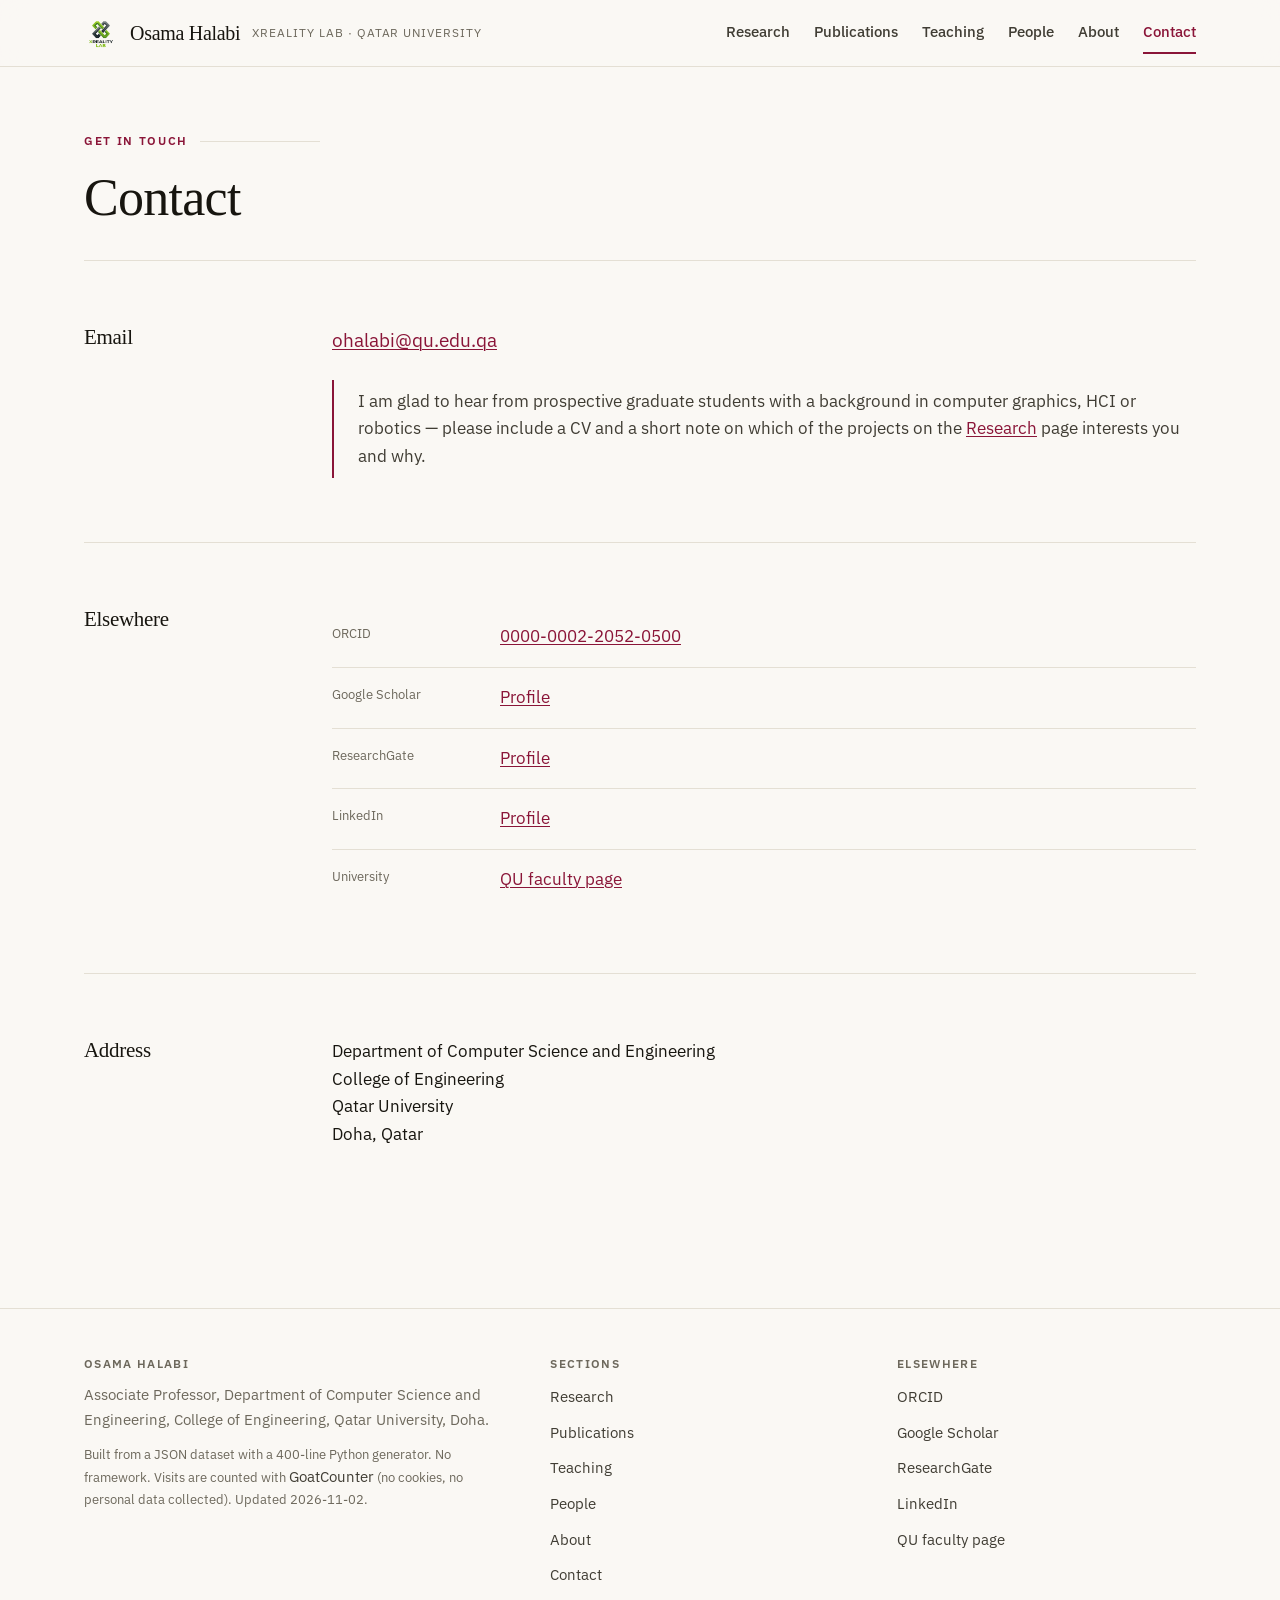
<file: contact.html>
<!DOCTYPE html>
<html lang="en">
<head>
<meta charset="utf-8">
<meta name="viewport" content="width=device-width, initial-scale=1">
<title>Contact — Osama Halabi</title>
<meta name="description" content="Contact Osama Halabi, Associate Professor, Department of Computer Science and Engineering, Qatar University.">
<link rel="canonical" href="https://osamahalabi.com/contact.html">
<meta property="og:type" content="website">
<meta property="og:title" content="Contact — Osama Halabi">
<meta property="og:description" content="Contact Osama Halabi, Associate Professor, Department of Computer Science and Engineering, Qatar University.">
<meta property="og:url" content="https://osamahalabi.com/contact.html">
<meta property="og:image" content="https://osamahalabi.com/assets/img/headshot/osama-headshot-wide.jpg">
<meta name="twitter:card" content="summary_large_image">
<link rel="icon" href="assets/img/favicon-32.png" sizes="32x32">
<link rel="apple-touch-icon" href="assets/img/apple-touch-icon.png">
<link rel="stylesheet" href="assets/css/style.css">
<style>
/* Detail sections are only hidden once research.js confirms the drawer works.
   Without JS they stay visible and every project is fully readable. */
.js-drawer #project-details{display:none}
</style>
  <script src="assets/js/site.js" defer></script>
</head>
<body>
<a class="skip-link" href="#main">Skip to content</a>
<header class="masthead">
  <div class="masthead-inner">
    <a class="wordmark" href="index.html">
      <img class="wordmark-logo" src="Logo/xreality-logo-clean-512.png" alt="" width="512" height="512">
      <b>Osama Halabi</b><span>XReality Lab &middot; Qatar University</span>
    </a>
    <button class="nav-toggle" aria-expanded="false" aria-controls="primary-nav">Menu</button>
    <ul class="nav" id="primary-nav"><li><a href="research.html">Research</a></li><li><a href="publications.html">Publications</a></li><li><a href="teaching.html">Teaching</a></li><li><a href="people.html">People</a></li><li><a href="about.html">About</a></li><li><a href="contact.html" aria-current="page">Contact</a></li></ul>
  </div>
</header>
<main id="main">
<div class="wrap">
  <div class="page-head">
    <p class="eyebrow">Get in touch</p>
    <h1 class="title">Contact</h1>
    
    
  </div>
</div><div class="wrap">
  <section class="band">
    <div class="railed">
      <div class="rail"><h2>Email</h2></div>
      <div>
        <p style="font-size:var(--t-lg)">
          <a class="email-link" href="#" rel="nofollow noopener"
             data-user="ohalabi" data-domain="qu.edu.qa">Show email address</a>
        </p>
        <noscript><p>Email: ohalabi [at] qu.edu.qa</p></noscript>
        <p class="callout" style="margin-top:var(--s5)">
          I am glad to hear from prospective graduate students with a background in
          computer graphics, HCI or robotics — please include a CV and a short note on
          which of the projects on the <a href="research.html">Research</a> page interests
          you and why.</p>
      </div>
    </div>
  </section>
  <section class="band">
    <div class="railed">
      <div class="rail"><h2>Elsewhere</h2></div>
      <div><dl class="def">
        <div><dt>ORCID</dt><dd><a href="https://orcid.org/0000-0002-2052-0500">0000-0002-2052-0500</a></dd></div>
        <div><dt>Google Scholar</dt><dd><a href="https://scholar.google.com/citations?user=jYUTRTcAAAAJ&amp;hl=en">Profile</a></dd></div>
        <div><dt>ResearchGate</dt><dd><a href="https://www.researchgate.net/profile/Osama-Halabi">Profile</a></dd></div>
        <div><dt>LinkedIn</dt><dd><a href="https://www.linkedin.com/in/osamahalabi/">Profile</a></dd></div>
        <div><dt>University</dt><dd><a href="http://qufaculty.qu.edu.qa/ohalabi/">QU faculty page</a></dd></div>
      </dl></div>
    </div>
  </section>
  <section class="band">
    <div class="railed">
      <div class="rail"><h2>Address</h2></div>
      <div><p>Department of Computer Science and Engineering<br>College of Engineering<br>
        Qatar University<br>Doha, Qatar</p></div>
    </div>
  </section>
</div></main>
<footer class="site-footer">
  <div class="footer-inner">
    <div>
      <h3>Osama Halabi</h3>
      <p style="color:var(--muted);font-size:var(--t-base)">
        Associate Professor, Department of Computer Science and Engineering,
        College of Engineering, Qatar University, Doha.
      </p>
      <p class="colophon">Built from a JSON dataset with a 400-line Python generator.
      No framework. Visits are counted with <a href="https://www.goatcounter.com/">GoatCounter</a>
      (no cookies, no personal data collected). Updated 2026-11-02.</p>
    </div>
    <div>
      <h3>Sections</h3>
      <ul><li><a href="research.html">Research</a></li><li><a href="publications.html">Publications</a></li><li><a href="teaching.html">Teaching</a></li><li><a href="people.html">People</a></li><li><a href="about.html">About</a></li><li><a href="contact.html">Contact</a></li></ul>
    </div>
    <div>
      <h3>Elsewhere</h3>
      <ul>
        <li><a href="https://orcid.org/0000-0002-2052-0500">ORCID</a></li>
        <li><a href="https://scholar.google.com/citations?user=jYUTRTcAAAAJ&amp;hl=en">Google Scholar</a></li>
        <li><a href="https://www.researchgate.net/profile/Osama-Halabi">ResearchGate</a></li>
        <li><a href="https://www.linkedin.com/in/osamahalabi/">LinkedIn</a></li>
        <li><a href="http://qufaculty.qu.edu.qa/ohalabi/">QU faculty page</a></li>
      </ul>
    </div>
  </div>
</footer>
<script data-goatcounter="https://ohalabi.goatcounter.com/count" async src="//gc.zgo.at/count.js"></script>
</body>
</html>
</file>
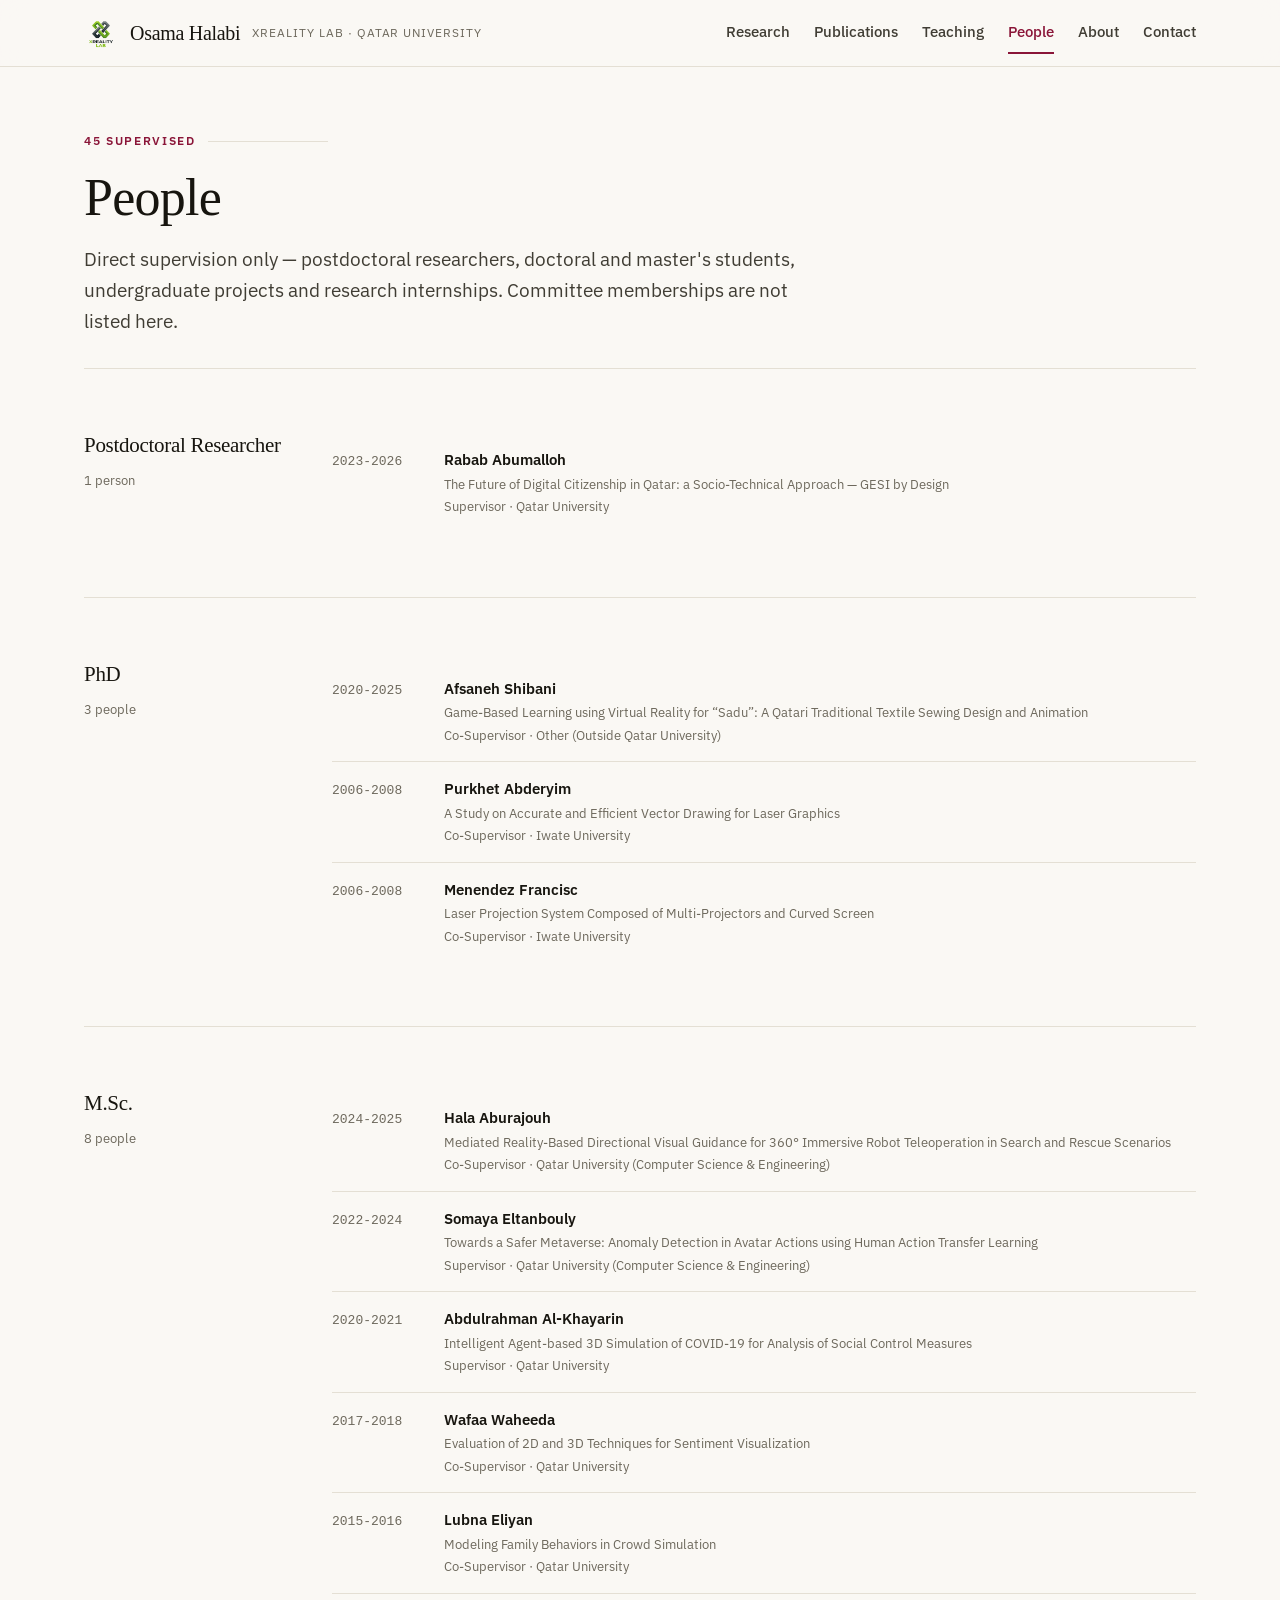
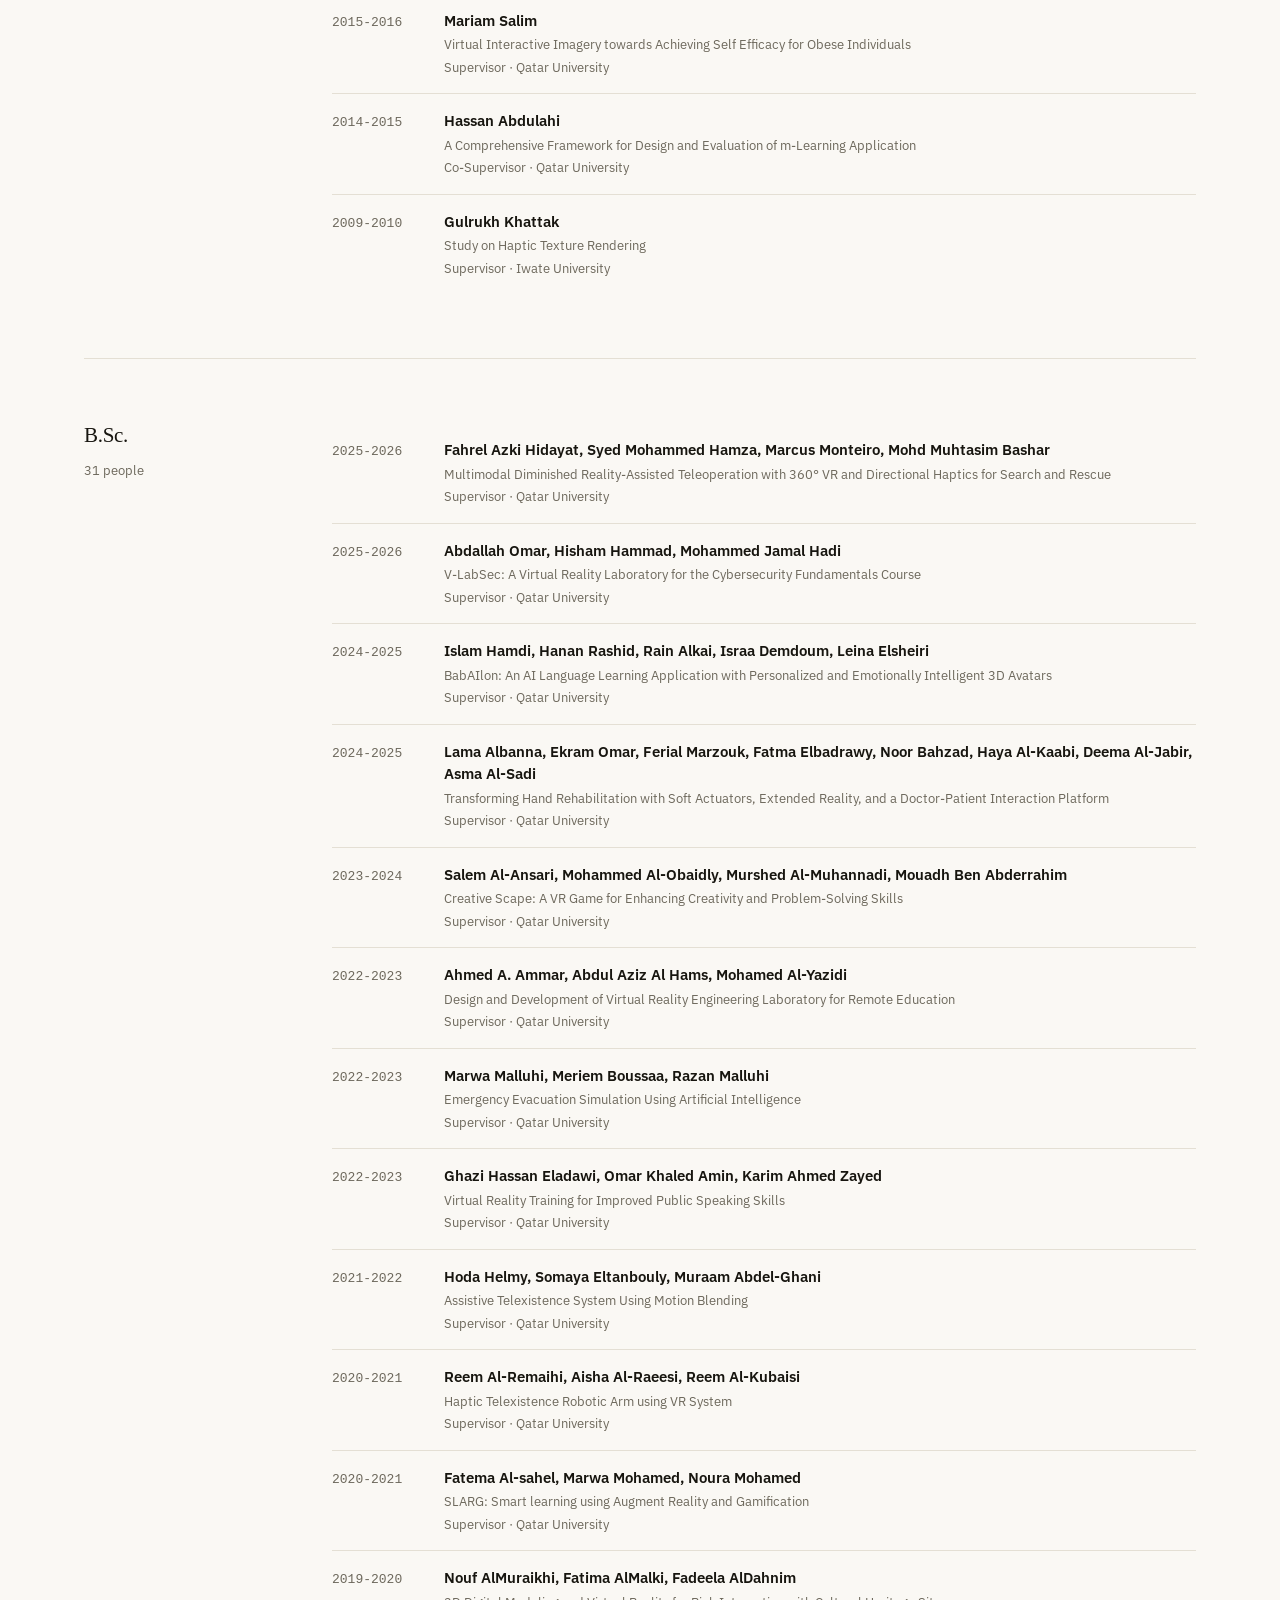
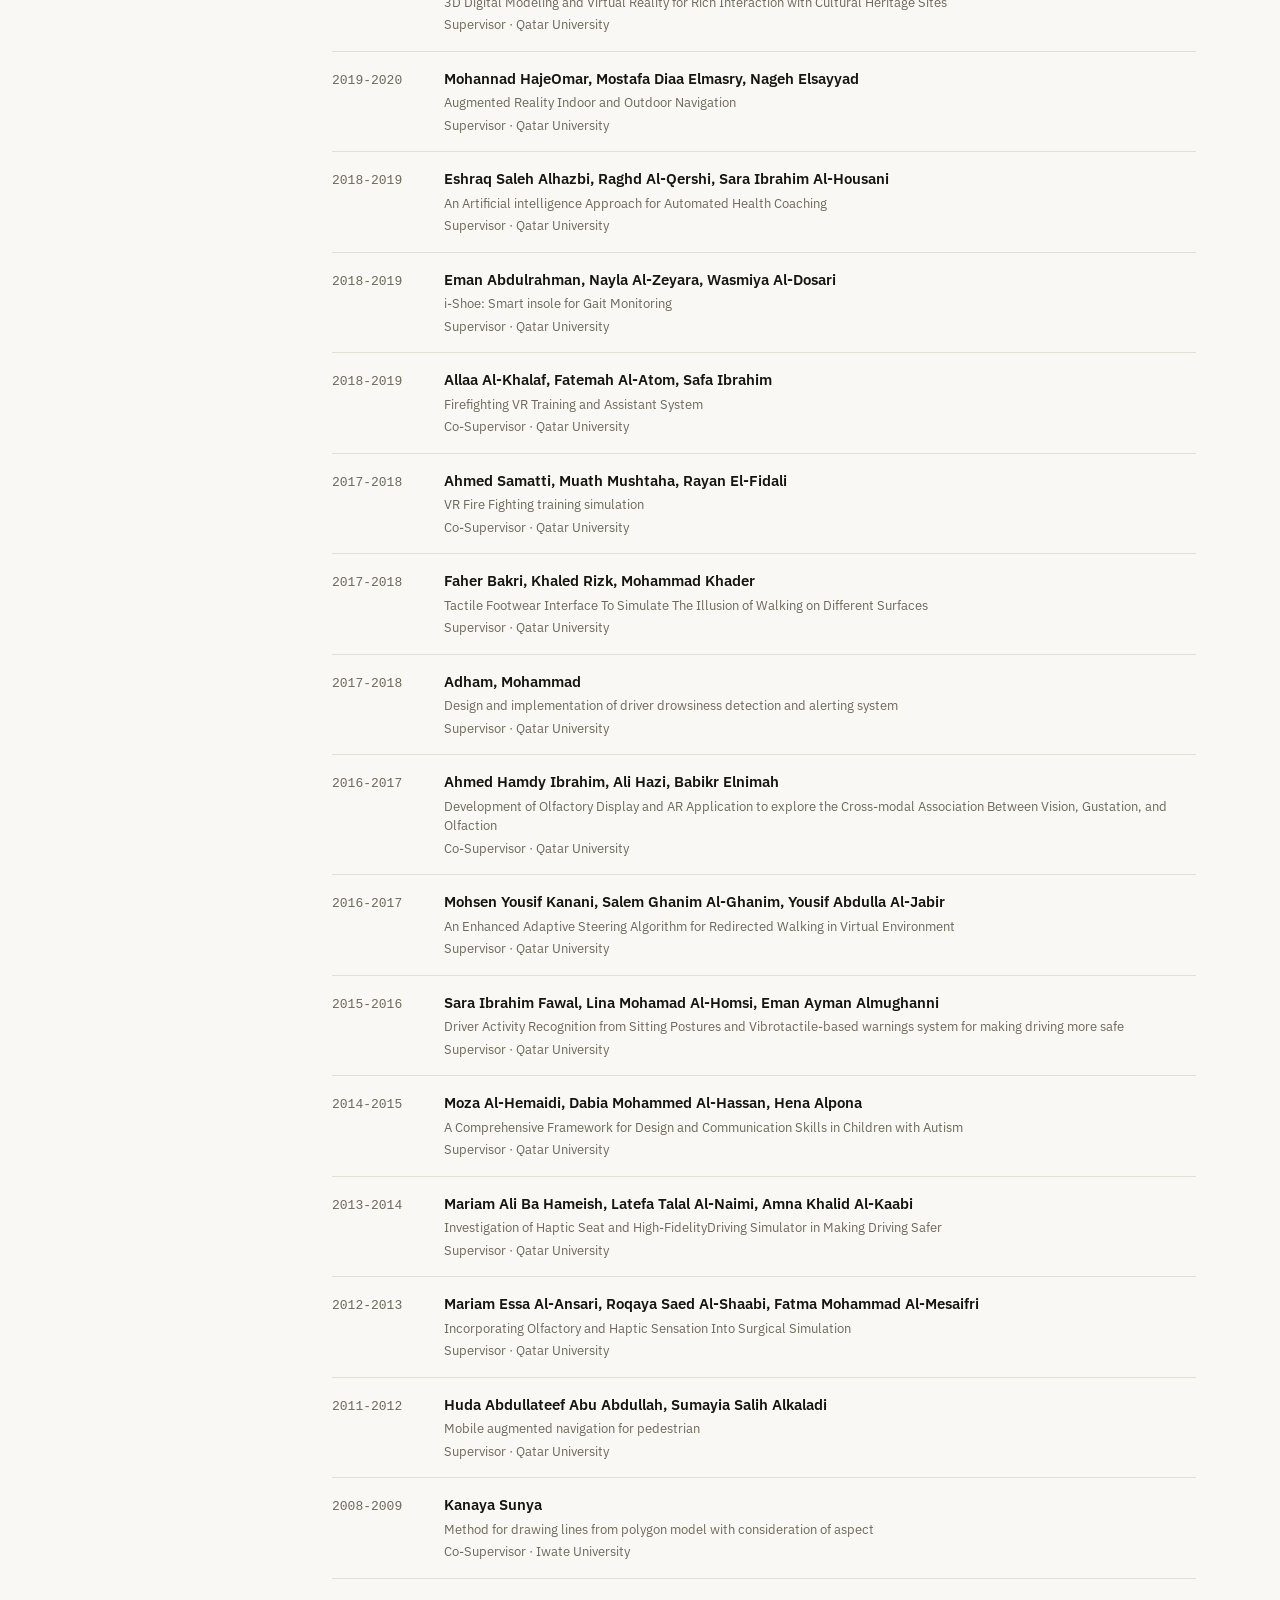
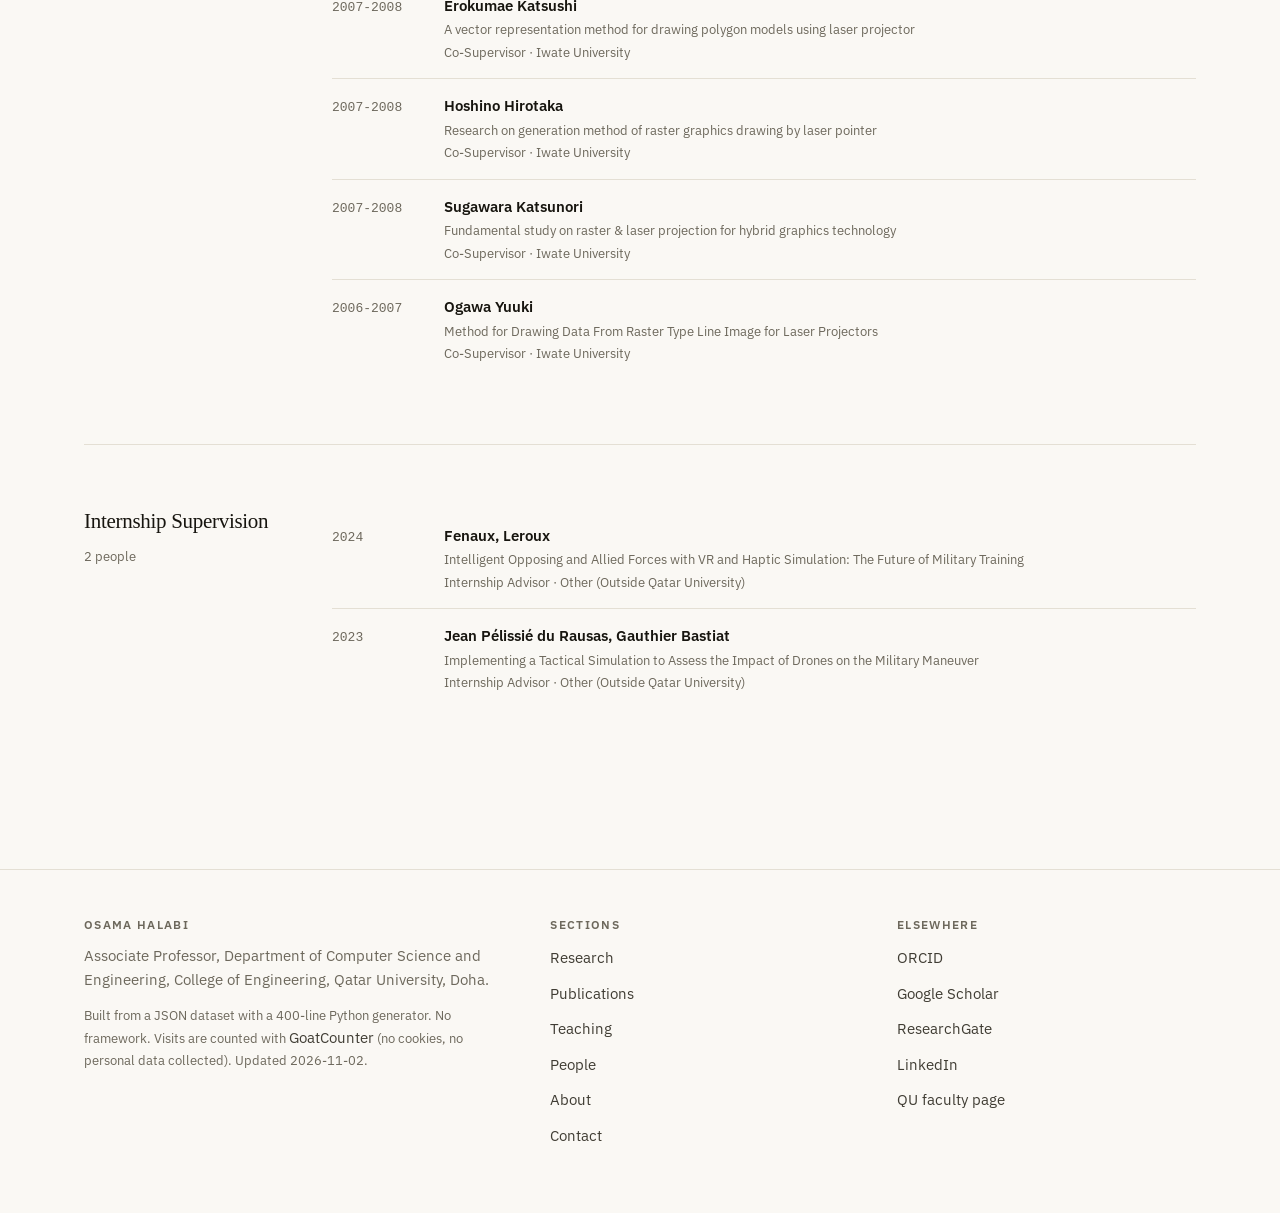
<file: people.html>
<!DOCTYPE html>
<html lang="en">
<head>
<meta charset="utf-8">
<meta name="viewport" content="width=device-width, initial-scale=1">
<title>People — Osama Halabi</title>
<meta name="description" content="45 students and researchers supervised at Qatar University and Iwate University, from B.Sc. projects to postdoctoral research.">
<link rel="canonical" href="https://osamahalabi.com/people.html">
<meta property="og:type" content="website">
<meta property="og:title" content="People — Osama Halabi">
<meta property="og:description" content="45 students and researchers supervised at Qatar University and Iwate University, from B.Sc. projects to postdoctoral research.">
<meta property="og:url" content="https://osamahalabi.com/people.html">
<meta property="og:image" content="https://osamahalabi.com/assets/img/headshot/osama-headshot-wide.jpg">
<meta name="twitter:card" content="summary_large_image">
<link rel="icon" href="assets/img/favicon-32.png" sizes="32x32">
<link rel="apple-touch-icon" href="assets/img/apple-touch-icon.png">
<link rel="stylesheet" href="assets/css/style.css">
<style>
/* Detail sections are only hidden once research.js confirms the drawer works.
   Without JS they stay visible and every project is fully readable. */
.js-drawer #project-details{display:none}
</style>
  <script src="assets/js/site.js" defer></script>
</head>
<body>
<a class="skip-link" href="#main">Skip to content</a>
<header class="masthead">
  <div class="masthead-inner">
    <a class="wordmark" href="index.html">
      <img class="wordmark-logo" src="Logo/xreality-logo-clean-512.png" alt="" width="512" height="512">
      <b>Osama Halabi</b><span>XReality Lab &middot; Qatar University</span>
    </a>
    <button class="nav-toggle" aria-expanded="false" aria-controls="primary-nav">Menu</button>
    <ul class="nav" id="primary-nav"><li><a href="research.html">Research</a></li><li><a href="publications.html">Publications</a></li><li><a href="teaching.html">Teaching</a></li><li><a href="people.html" aria-current="page">People</a></li><li><a href="about.html">About</a></li><li><a href="contact.html">Contact</a></li></ul>
  </div>
</header>
<main id="main">
<div class="wrap">
  <div class="page-head">
    <p class="eyebrow">45 supervised</p>
    <h1 class="title">People</h1>
    <p class="lede">Direct supervision only — postdoctoral researchers, doctoral and master&#x27;s students, undergraduate projects and research internships. Committee memberships are not listed here.</p>
    
  </div>
</div><div class="wrap"><section class="band">
      <div class="railed">
        <div class="rail"><h2>Postdoctoral Researcher</h2><p>1
          person</p></div>
        <div><ul class="entries">
          <li class="entry">
            <div class="k">2023-2026</div>
            <div class="t"><b>Rabab Abumalloh</b>
              <span class="m">The Future of Digital Citizenship in Qatar: a Socio-Technical Approach — GESI by Design</span>
              <span class="m">Supervisor &middot; Qatar University</span>
            </div></li></ul></div>
      </div></section><section class="band">
      <div class="railed">
        <div class="rail"><h2>PhD</h2><p>3
          people</p></div>
        <div><ul class="entries">
          <li class="entry">
            <div class="k">2020-2025</div>
            <div class="t"><b>Afsaneh Shibani</b>
              <span class="m">Game-Based Learning using Virtual Reality for “Sadu”: A Qatari Traditional Textile Sewing Design and Animation</span>
              <span class="m">Co-Supervisor &middot; Other (Outside Qatar University)</span>
            </div></li>
          <li class="entry">
            <div class="k">2006-2008</div>
            <div class="t"><b>Purkhet Abderyim</b>
              <span class="m">A Study on Accurate and Efficient Vector Drawing for Laser Graphics</span>
              <span class="m">Co-Supervisor &middot; Iwate University</span>
            </div></li>
          <li class="entry">
            <div class="k">2006-2008</div>
            <div class="t"><b>Menendez Francisc</b>
              <span class="m">Laser Projection System Composed of Multi-Projectors and Curved Screen</span>
              <span class="m">Co-Supervisor &middot; Iwate University</span>
            </div></li></ul></div>
      </div></section><section class="band">
      <div class="railed">
        <div class="rail"><h2>M.Sc.</h2><p>8
          people</p></div>
        <div><ul class="entries">
          <li class="entry">
            <div class="k">2024-2025</div>
            <div class="t"><b>Hala Aburajouh</b>
              <span class="m">Mediated Reality-Based Directional Visual Guidance for 360° Immersive Robot Teleoperation in Search and Rescue Scenarios</span>
              <span class="m">Co-Supervisor &middot; Qatar University (Computer Science &amp; Engineering)</span>
            </div></li>
          <li class="entry">
            <div class="k">2022-2024</div>
            <div class="t"><b>Somaya Eltanbouly</b>
              <span class="m">Towards a Safer Metaverse: Anomaly Detection in Avatar Actions using Human Action Transfer Learning</span>
              <span class="m">Supervisor &middot; Qatar University (Computer Science &amp; Engineering)</span>
            </div></li>
          <li class="entry">
            <div class="k">2020-2021</div>
            <div class="t"><b>Abdulrahman Al-Khayarin</b>
              <span class="m">Intelligent Agent-based 3D Simulation of COVID-19 for Analysis of Social Control Measures</span>
              <span class="m">Supervisor &middot; Qatar University</span>
            </div></li>
          <li class="entry">
            <div class="k">2017-2018</div>
            <div class="t"><b>Wafaa Waheeda</b>
              <span class="m">Evaluation of 2D and 3D Techniques for Sentiment Visualization</span>
              <span class="m">Co-Supervisor &middot; Qatar University</span>
            </div></li>
          <li class="entry">
            <div class="k">2015-2016</div>
            <div class="t"><b>Lubna Eliyan</b>
              <span class="m">Modeling Family Behaviors in Crowd Simulation</span>
              <span class="m">Co-Supervisor &middot; Qatar University</span>
            </div></li>
          <li class="entry">
            <div class="k">2015-2016</div>
            <div class="t"><b>Mariam Salim</b>
              <span class="m">Virtual Interactive Imagery towards Achieving Self Efficacy for Obese Individuals</span>
              <span class="m">Supervisor &middot; Qatar University</span>
            </div></li>
          <li class="entry">
            <div class="k">2014-2015</div>
            <div class="t"><b>Hassan Abdulahi</b>
              <span class="m">A Comprehensive Framework for Design and Evaluation of m-Learning Application</span>
              <span class="m">Co-Supervisor &middot; Qatar University</span>
            </div></li>
          <li class="entry">
            <div class="k">2009-2010</div>
            <div class="t"><b>Gulrukh Khattak</b>
              <span class="m">Study on Haptic Texture Rendering</span>
              <span class="m">Supervisor &middot; Iwate University</span>
            </div></li></ul></div>
      </div></section><section class="band">
      <div class="railed">
        <div class="rail"><h2>B.Sc.</h2><p>31
          people</p></div>
        <div><ul class="entries">
          <li class="entry">
            <div class="k">2025-2026</div>
            <div class="t"><b>Fahrel Azki Hidayat, Syed Mohammed Hamza, Marcus Monteiro, Mohd Muhtasim Bashar</b>
              <span class="m">Multimodal Diminished Reality-Assisted Teleoperation with 360° VR and Directional Haptics for Search and Rescue</span>
              <span class="m">Supervisor &middot; Qatar University</span>
            </div></li>
          <li class="entry">
            <div class="k">2025-2026</div>
            <div class="t"><b>Abdallah Omar, Hisham Hammad, Mohammed Jamal Hadi</b>
              <span class="m">V-LabSec: A Virtual Reality Laboratory for the Cybersecurity Fundamentals Course</span>
              <span class="m">Supervisor &middot; Qatar University</span>
            </div></li>
          <li class="entry">
            <div class="k">2024-2025</div>
            <div class="t"><b>Islam Hamdi, Hanan Rashid, Rain Alkai, Israa Demdoum, Leina Elsheiri</b>
              <span class="m">BabAIlon: An AI Language Learning Application with Personalized and Emotionally Intelligent 3D Avatars</span>
              <span class="m">Supervisor &middot; Qatar University</span>
            </div></li>
          <li class="entry">
            <div class="k">2024-2025</div>
            <div class="t"><b>Lama Albanna, Ekram Omar, Ferial Marzouk, Fatma Elbadrawy, Noor Bahzad, Haya Al-Kaabi, Deema Al-Jabir, Asma Al-Sadi</b>
              <span class="m">Transforming Hand Rehabilitation with Soft Actuators, Extended Reality, and a Doctor-Patient Interaction Platform</span>
              <span class="m">Supervisor &middot; Qatar University</span>
            </div></li>
          <li class="entry">
            <div class="k">2023-2024</div>
            <div class="t"><b>Salem Al-Ansari, Mohammed Al-Obaidly, Murshed Al-Muhannadi, Mouadh Ben Abderrahim</b>
              <span class="m">Creative Scape: A VR Game for Enhancing Creativity and Problem-Solving Skills</span>
              <span class="m">Supervisor &middot; Qatar University</span>
            </div></li>
          <li class="entry">
            <div class="k">2022-2023</div>
            <div class="t"><b>Ahmed A. Ammar, Abdul Aziz Al Hams, Mohamed Al-Yazidi</b>
              <span class="m">Design and Development of Virtual Reality Engineering Laboratory for Remote Education</span>
              <span class="m">Supervisor &middot; Qatar University</span>
            </div></li>
          <li class="entry">
            <div class="k">2022-2023</div>
            <div class="t"><b>Marwa Malluhi, Meriem Boussaa, Razan Malluhi</b>
              <span class="m">Emergency Evacuation Simulation Using Artificial Intelligence</span>
              <span class="m">Supervisor &middot; Qatar University</span>
            </div></li>
          <li class="entry">
            <div class="k">2022-2023</div>
            <div class="t"><b>Ghazi Hassan Eladawi, Omar Khaled Amin, Karim Ahmed Zayed</b>
              <span class="m">Virtual Reality Training for Improved Public Speaking Skills</span>
              <span class="m">Supervisor &middot; Qatar University</span>
            </div></li>
          <li class="entry">
            <div class="k">2021-2022</div>
            <div class="t"><b>Hoda Helmy, Somaya Eltanbouly, Muraam Abdel-Ghani</b>
              <span class="m">Assistive Telexistence System Using Motion Blending</span>
              <span class="m">Supervisor &middot; Qatar University</span>
            </div></li>
          <li class="entry">
            <div class="k">2020-2021</div>
            <div class="t"><b>Reem Al-Remaihi, Aisha Al-Raeesi, Reem Al-Kubaisi</b>
              <span class="m">Haptic Telexistence Robotic Arm using VR System</span>
              <span class="m">Supervisor &middot; Qatar University</span>
            </div></li>
          <li class="entry">
            <div class="k">2020-2021</div>
            <div class="t"><b>Fatema Al-sahel, Marwa Mohamed, Noura Mohamed</b>
              <span class="m">SLARG: Smart learning using Augment Reality and Gamification</span>
              <span class="m">Supervisor &middot; Qatar University</span>
            </div></li>
          <li class="entry">
            <div class="k">2019-2020</div>
            <div class="t"><b>Nouf AlMuraikhi, Fatima AlMalki, Fadeela AlDahnim</b>
              <span class="m">3D Digital Modeling and Virtual Reality for Rich Interaction with Cultural Heritage Sites</span>
              <span class="m">Supervisor &middot; Qatar University</span>
            </div></li>
          <li class="entry">
            <div class="k">2019-2020</div>
            <div class="t"><b>Mohannad HajeOmar, Mostafa Diaa Elmasry, Nageh Elsayyad</b>
              <span class="m">Augmented Reality Indoor and Outdoor Navigation</span>
              <span class="m">Supervisor &middot; Qatar University</span>
            </div></li>
          <li class="entry">
            <div class="k">2018-2019</div>
            <div class="t"><b>Eshraq Saleh Alhazbi, Raghd Al-Qershi, Sara Ibrahim Al-Housani</b>
              <span class="m">An Artificial intelligence Approach for Automated Health Coaching</span>
              <span class="m">Supervisor &middot; Qatar University</span>
            </div></li>
          <li class="entry">
            <div class="k">2018-2019</div>
            <div class="t"><b>Eman Abdulrahman, Nayla Al-Zeyara, Wasmiya Al-Dosari</b>
              <span class="m">i-Shoe: Smart insole for Gait Monitoring</span>
              <span class="m">Supervisor &middot; Qatar University</span>
            </div></li>
          <li class="entry">
            <div class="k">2018-2019</div>
            <div class="t"><b>Allaa Al-Khalaf, Fatemah Al-Atom, Safa Ibrahim</b>
              <span class="m">Firefighting VR Training and Assistant System</span>
              <span class="m">Co-Supervisor &middot; Qatar University</span>
            </div></li>
          <li class="entry">
            <div class="k">2017-2018</div>
            <div class="t"><b>Ahmed Samatti, Muath Mushtaha, Rayan El-Fidali</b>
              <span class="m">VR Fire Fighting training simulation</span>
              <span class="m">Co-Supervisor &middot; Qatar University</span>
            </div></li>
          <li class="entry">
            <div class="k">2017-2018</div>
            <div class="t"><b>Faher Bakri, Khaled Rizk, Mohammad Khader</b>
              <span class="m">Tactile Footwear Interface To Simulate The Illusion of Walking on Different Surfaces</span>
              <span class="m">Supervisor &middot; Qatar University</span>
            </div></li>
          <li class="entry">
            <div class="k">2017-2018</div>
            <div class="t"><b>Adham, Mohammad</b>
              <span class="m">Design and implementation of driver drowsiness detection and alerting system</span>
              <span class="m">Supervisor &middot; Qatar University</span>
            </div></li>
          <li class="entry">
            <div class="k">2016-2017</div>
            <div class="t"><b>Ahmed Hamdy Ibrahim, Ali Hazi, Babikr Elnimah</b>
              <span class="m">Development of Olfactory Display and AR Application to explore the Cross-modal Association Between Vision, Gustation, and Olfaction</span>
              <span class="m">Co-Supervisor &middot; Qatar University</span>
            </div></li>
          <li class="entry">
            <div class="k">2016-2017</div>
            <div class="t"><b>Mohsen Yousif Kanani, Salem Ghanim Al-Ghanim, Yousif Abdulla Al-Jabir</b>
              <span class="m">An Enhanced Adaptive Steering Algorithm for Redirected Walking in Virtual Environment</span>
              <span class="m">Supervisor &middot; Qatar University</span>
            </div></li>
          <li class="entry">
            <div class="k">2015-2016</div>
            <div class="t"><b>Sara Ibrahim Fawal, Lina Mohamad Al-Homsi, Eman Ayman Almughanni</b>
              <span class="m">Driver Activity Recognition from Sitting Postures and Vibrotactile-based warnings system for making driving more safe</span>
              <span class="m">Supervisor &middot; Qatar University</span>
            </div></li>
          <li class="entry">
            <div class="k">2014-2015</div>
            <div class="t"><b>Moza Al-Hemaidi, Dabia Mohammed Al-Hassan, Hena Alpona</b>
              <span class="m">A Comprehensive Framework for Design and Communication Skills in Children with Autism</span>
              <span class="m">Supervisor &middot; Qatar University</span>
            </div></li>
          <li class="entry">
            <div class="k">2013-2014</div>
            <div class="t"><b>Mariam Ali Ba Hameish, Latefa Talal Al-Naimi, Amna Khalid Al-Kaabi</b>
              <span class="m">Investigation of Haptic Seat and High-FidelityDriving Simulator in Making Driving Safer</span>
              <span class="m">Supervisor &middot; Qatar University</span>
            </div></li>
          <li class="entry">
            <div class="k">2012-2013</div>
            <div class="t"><b>Mariam Essa Al-Ansari, Roqaya Saed Al-Shaabi, Fatma Mohammad Al-Mesaifri</b>
              <span class="m">Incorporating Olfactory and Haptic Sensation Into Surgical Simulation</span>
              <span class="m">Supervisor &middot; Qatar University</span>
            </div></li>
          <li class="entry">
            <div class="k">2011-2012</div>
            <div class="t"><b>Huda Abdullateef Abu Abdullah, Sumayia Salih Alkaladi</b>
              <span class="m">Mobile augmented navigation for pedestrian</span>
              <span class="m">Supervisor &middot; Qatar University</span>
            </div></li>
          <li class="entry">
            <div class="k">2008-2009</div>
            <div class="t"><b>Kanaya Sunya</b>
              <span class="m">Method for drawing lines from polygon model with consideration of aspect</span>
              <span class="m">Co-Supervisor &middot; Iwate University</span>
            </div></li>
          <li class="entry">
            <div class="k">2007-2008</div>
            <div class="t"><b>Erokumae Katsushi</b>
              <span class="m">A vector representation method for drawing polygon models using laser projector</span>
              <span class="m">Co-Supervisor &middot; Iwate University</span>
            </div></li>
          <li class="entry">
            <div class="k">2007-2008</div>
            <div class="t"><b>Hoshino Hirotaka</b>
              <span class="m">Research on generation method of raster graphics drawing by laser pointer</span>
              <span class="m">Co-Supervisor &middot; Iwate University</span>
            </div></li>
          <li class="entry">
            <div class="k">2007-2008</div>
            <div class="t"><b>Sugawara Katsunori</b>
              <span class="m">Fundamental study on raster &amp; laser projection for hybrid graphics technology</span>
              <span class="m">Co-Supervisor &middot; Iwate University</span>
            </div></li>
          <li class="entry">
            <div class="k">2006-2007</div>
            <div class="t"><b>Ogawa Yuuki</b>
              <span class="m">Method for Drawing Data From Raster Type Line Image for Laser Projectors</span>
              <span class="m">Co-Supervisor &middot; Iwate University</span>
            </div></li></ul></div>
      </div></section><section class="band">
      <div class="railed">
        <div class="rail"><h2>Internship Supervision</h2><p>2
          people</p></div>
        <div><ul class="entries">
          <li class="entry">
            <div class="k">2024</div>
            <div class="t"><b>Fenaux, Leroux</b>
              <span class="m">Intelligent Opposing and Allied Forces with VR and Haptic Simulation: The Future of Military Training</span>
              <span class="m">Internship Advisor &middot; Other (Outside Qatar University)</span>
            </div></li>
          <li class="entry">
            <div class="k">2023</div>
            <div class="t"><b>Jean Pélissié du Rausas, Gauthier Bastiat</b>
              <span class="m">Implementing a Tactical Simulation to Assess the Impact of Drones on the Military Maneuver</span>
              <span class="m">Internship Advisor &middot; Other (Outside Qatar University)</span>
            </div></li></ul></div>
      </div></section></div></main>
<footer class="site-footer">
  <div class="footer-inner">
    <div>
      <h3>Osama Halabi</h3>
      <p style="color:var(--muted);font-size:var(--t-base)">
        Associate Professor, Department of Computer Science and Engineering,
        College of Engineering, Qatar University, Doha.
      </p>
      <p class="colophon">Built from a JSON dataset with a 400-line Python generator.
      No framework. Visits are counted with <a href="https://www.goatcounter.com/">GoatCounter</a>
      (no cookies, no personal data collected). Updated 2026-11-02.</p>
    </div>
    <div>
      <h3>Sections</h3>
      <ul><li><a href="research.html">Research</a></li><li><a href="publications.html">Publications</a></li><li><a href="teaching.html">Teaching</a></li><li><a href="people.html">People</a></li><li><a href="about.html">About</a></li><li><a href="contact.html">Contact</a></li></ul>
    </div>
    <div>
      <h3>Elsewhere</h3>
      <ul>
        <li><a href="https://orcid.org/0000-0002-2052-0500">ORCID</a></li>
        <li><a href="https://scholar.google.com/citations?user=jYUTRTcAAAAJ&amp;hl=en">Google Scholar</a></li>
        <li><a href="https://www.researchgate.net/profile/Osama-Halabi">ResearchGate</a></li>
        <li><a href="https://www.linkedin.com/in/osamahalabi/">LinkedIn</a></li>
        <li><a href="http://qufaculty.qu.edu.qa/ohalabi/">QU faculty page</a></li>
      </ul>
    </div>
  </div>
</footer>
<script data-goatcounter="https://ohalabi.goatcounter.com/count" async src="//gc.zgo.at/count.js"></script>
</body>
</html>
</file>
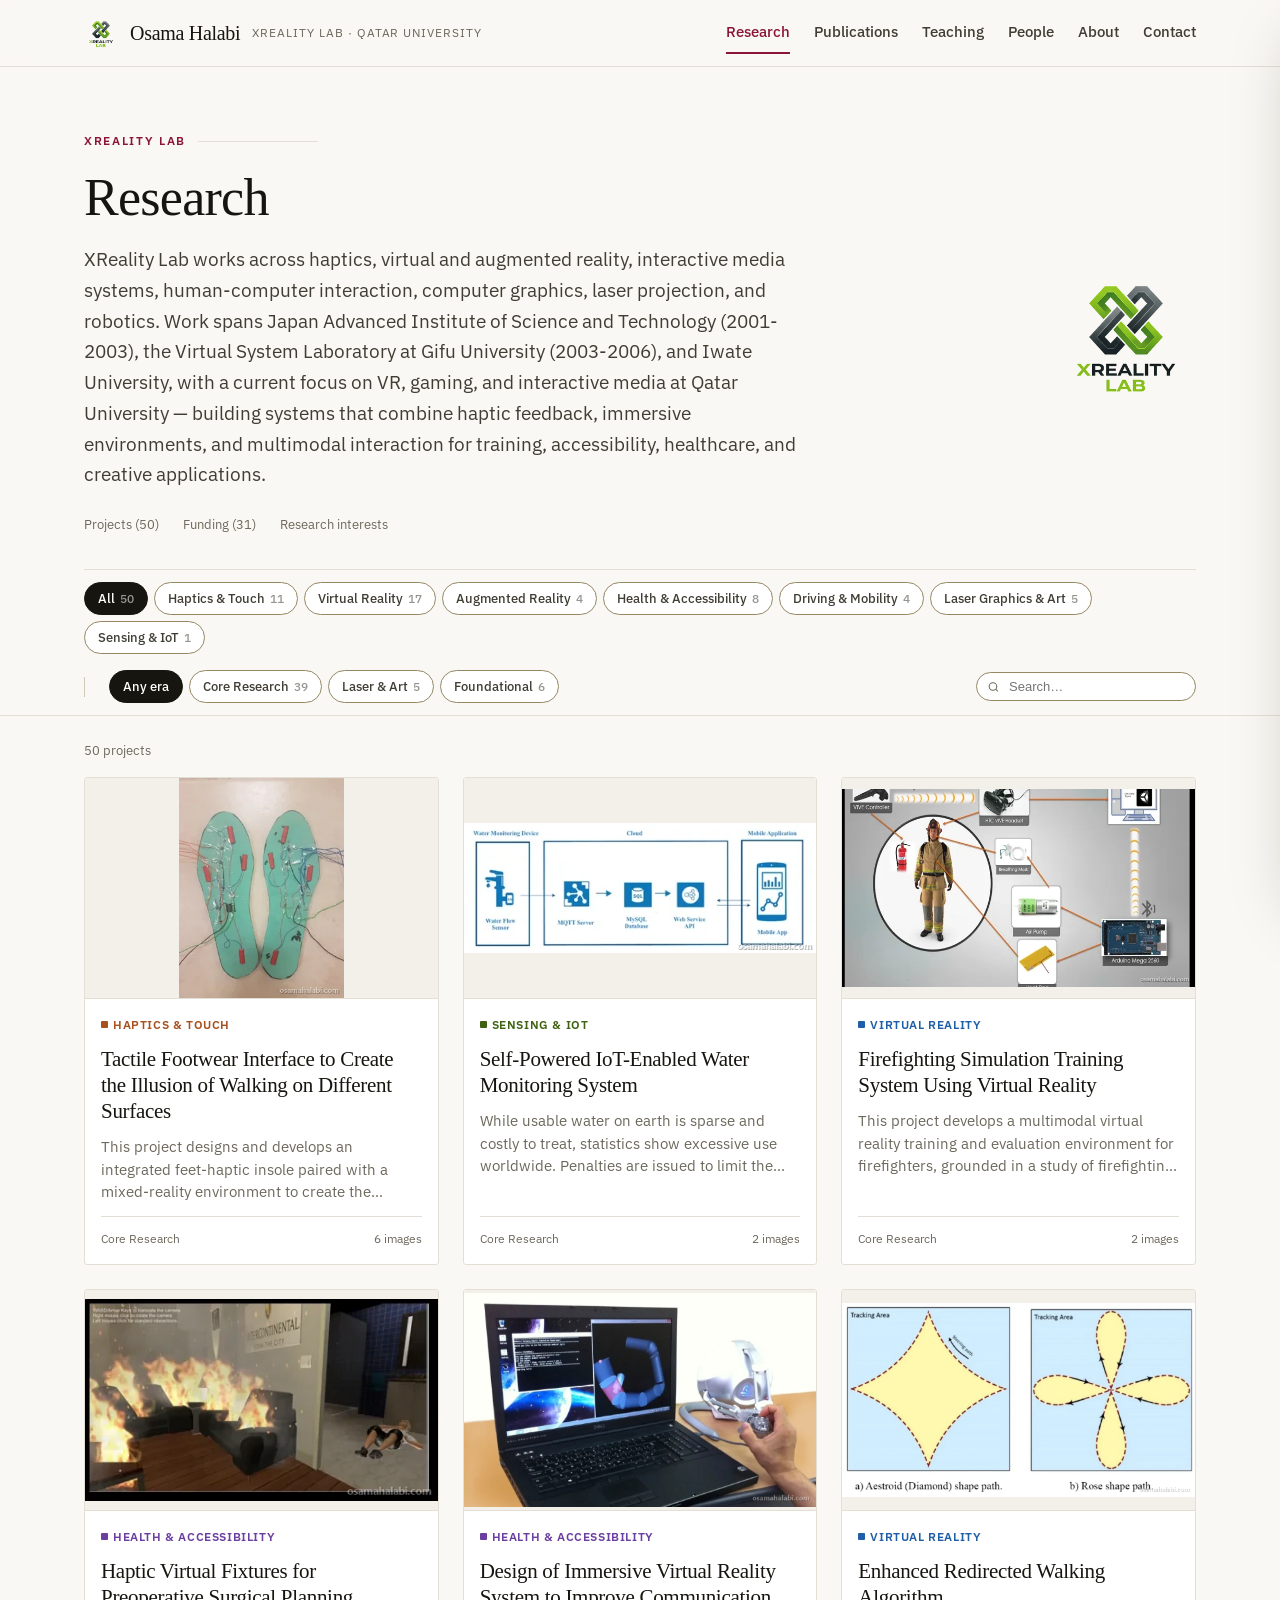
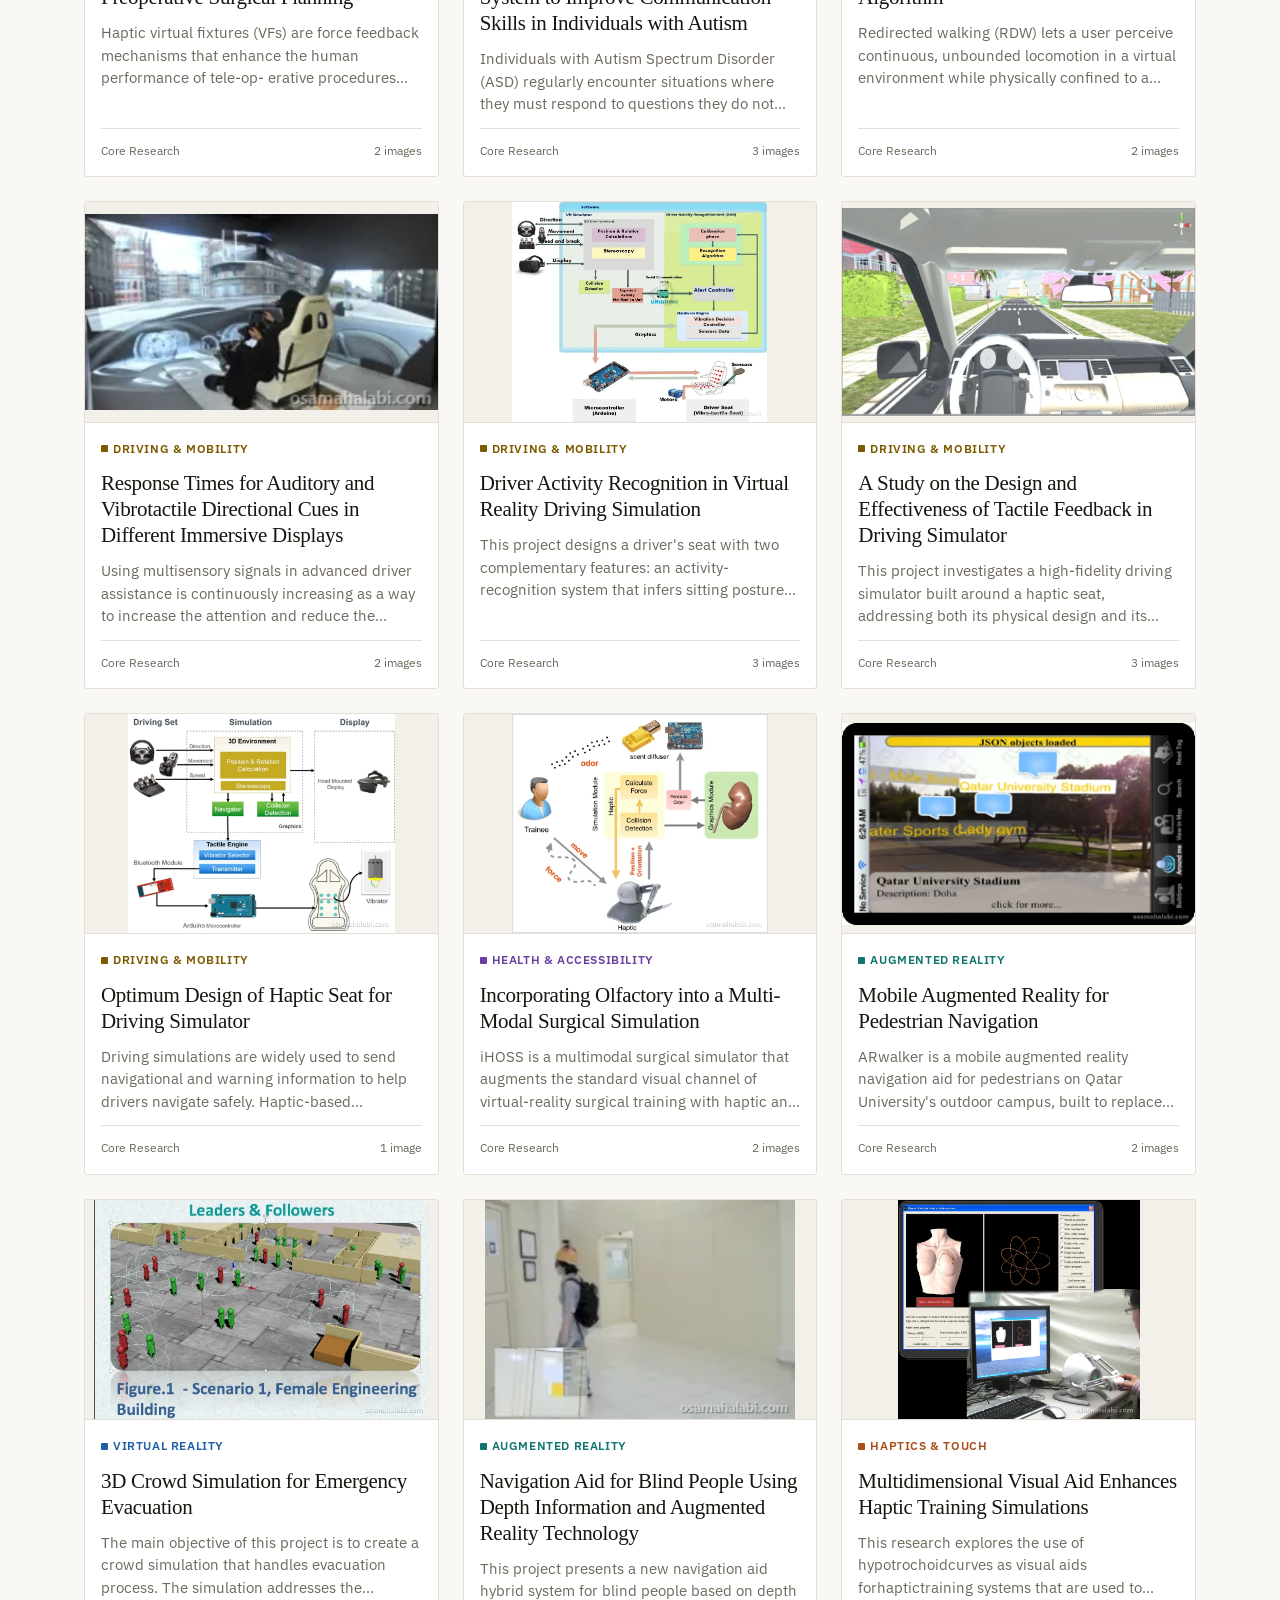
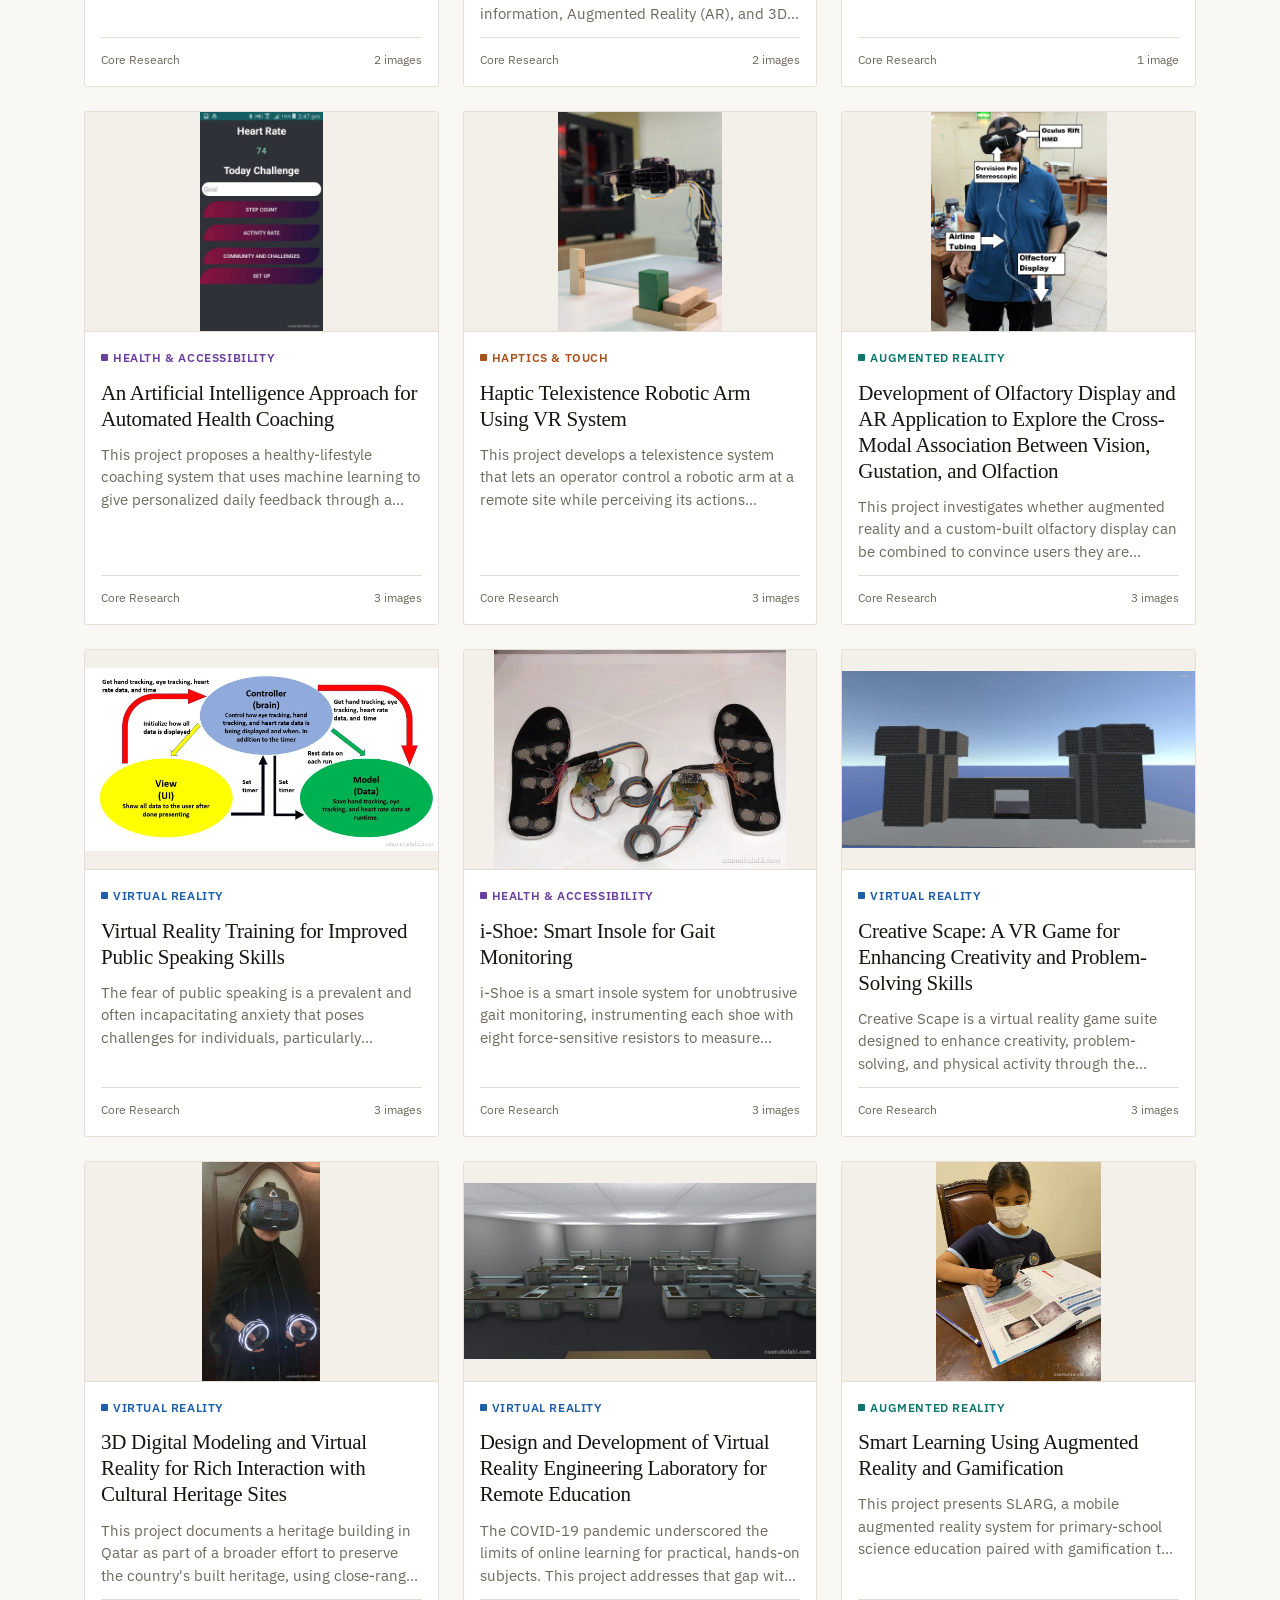
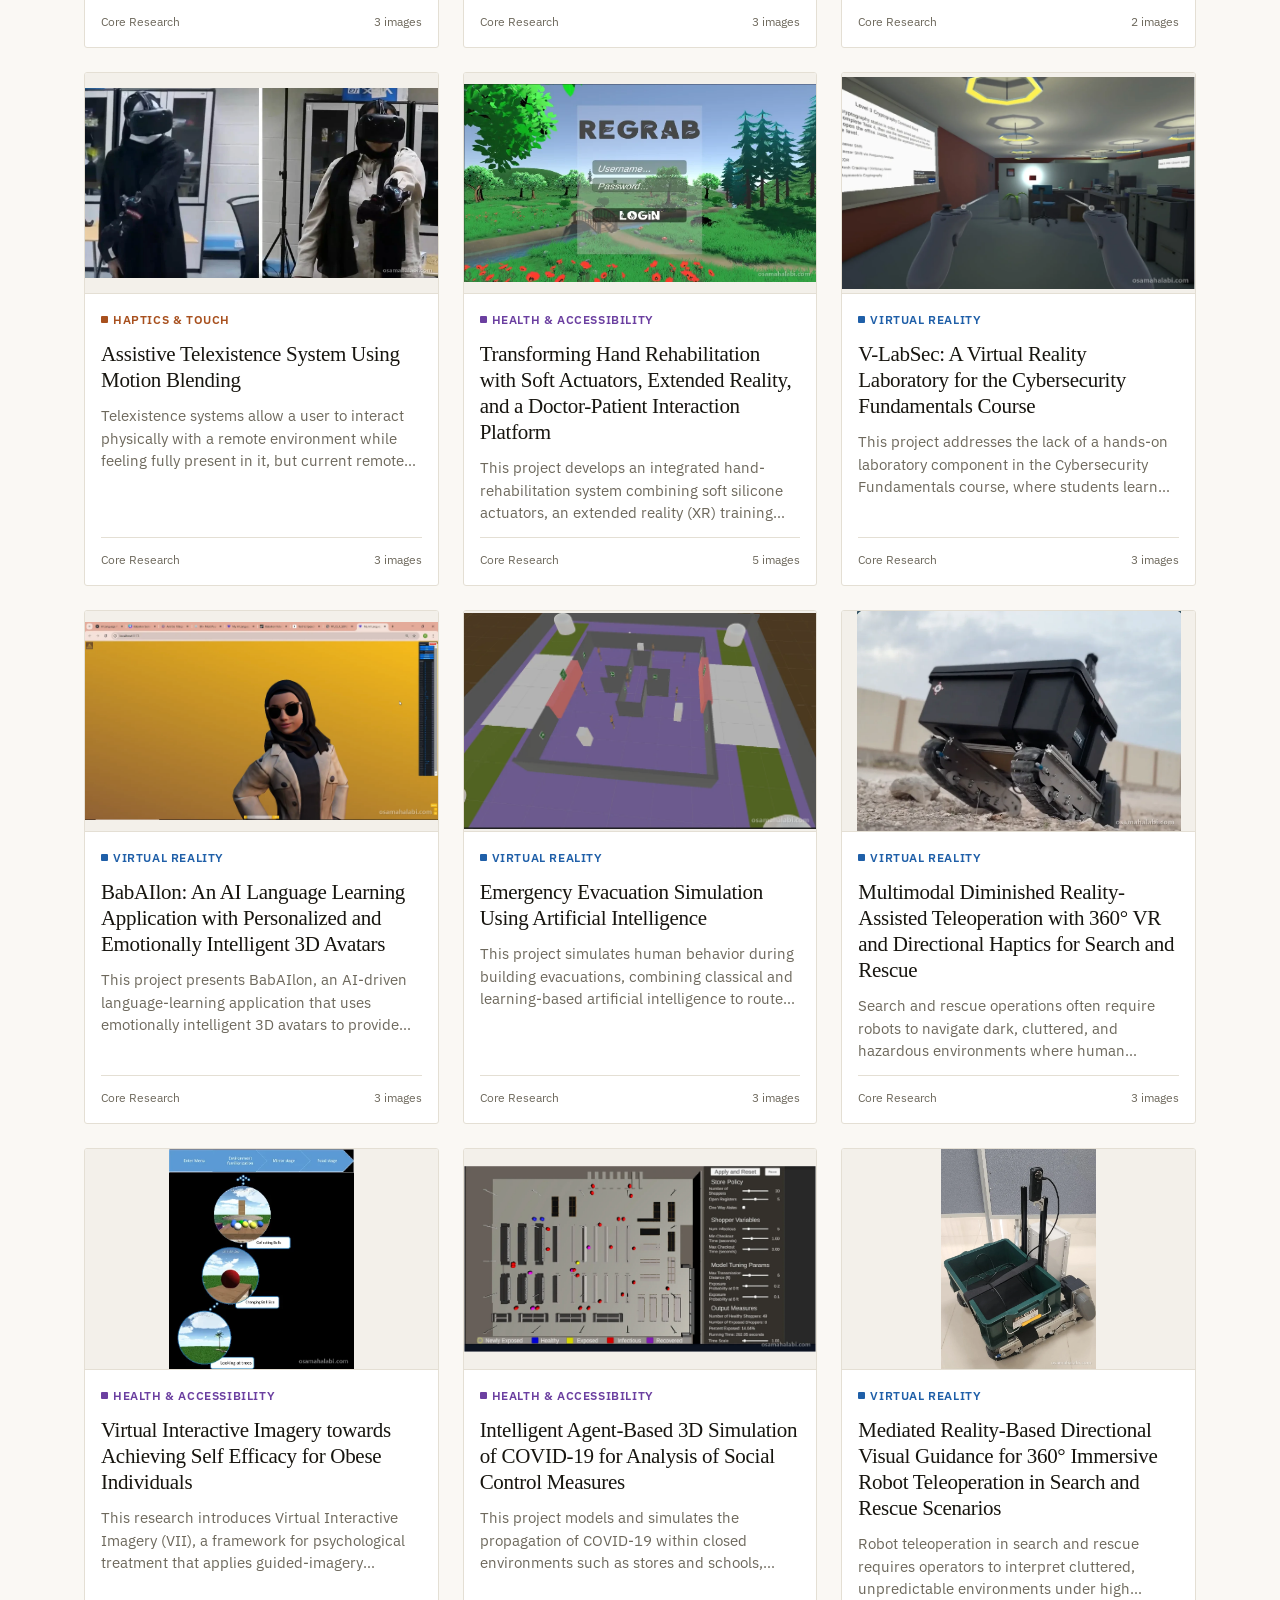
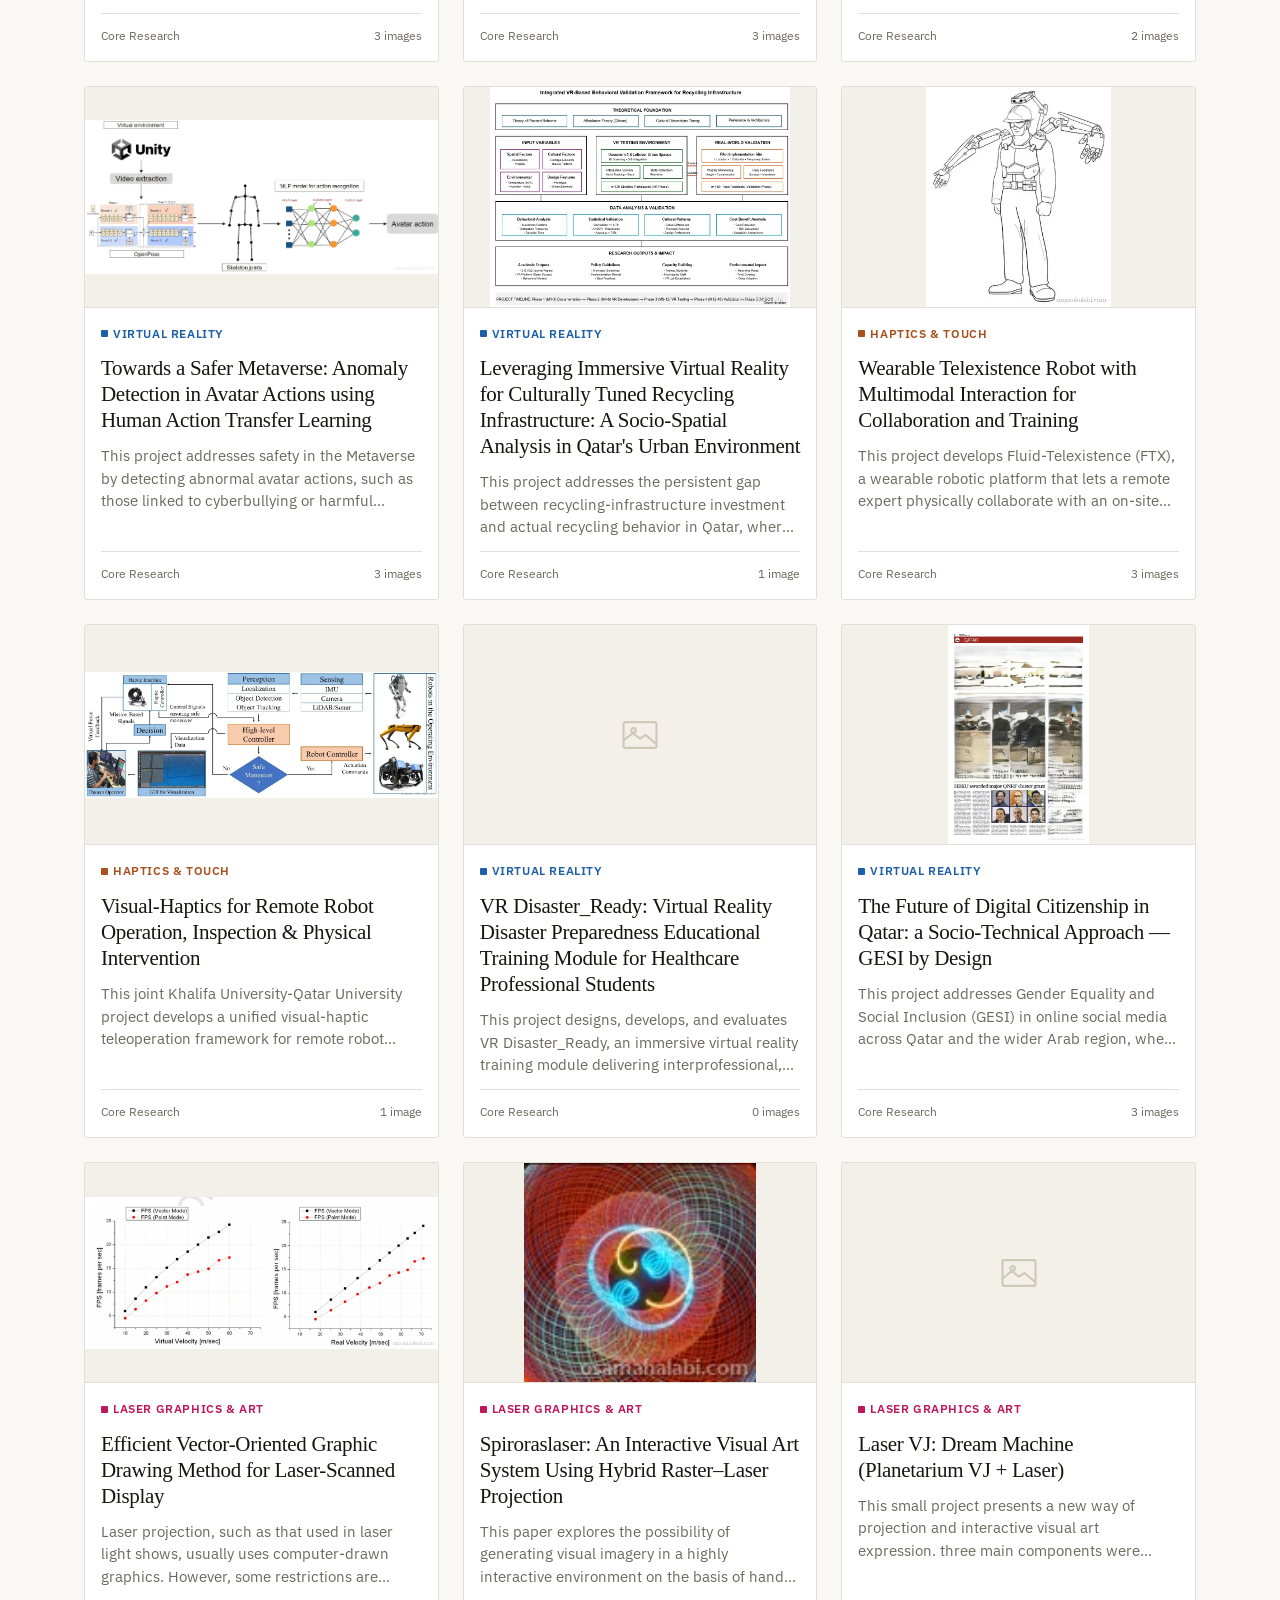
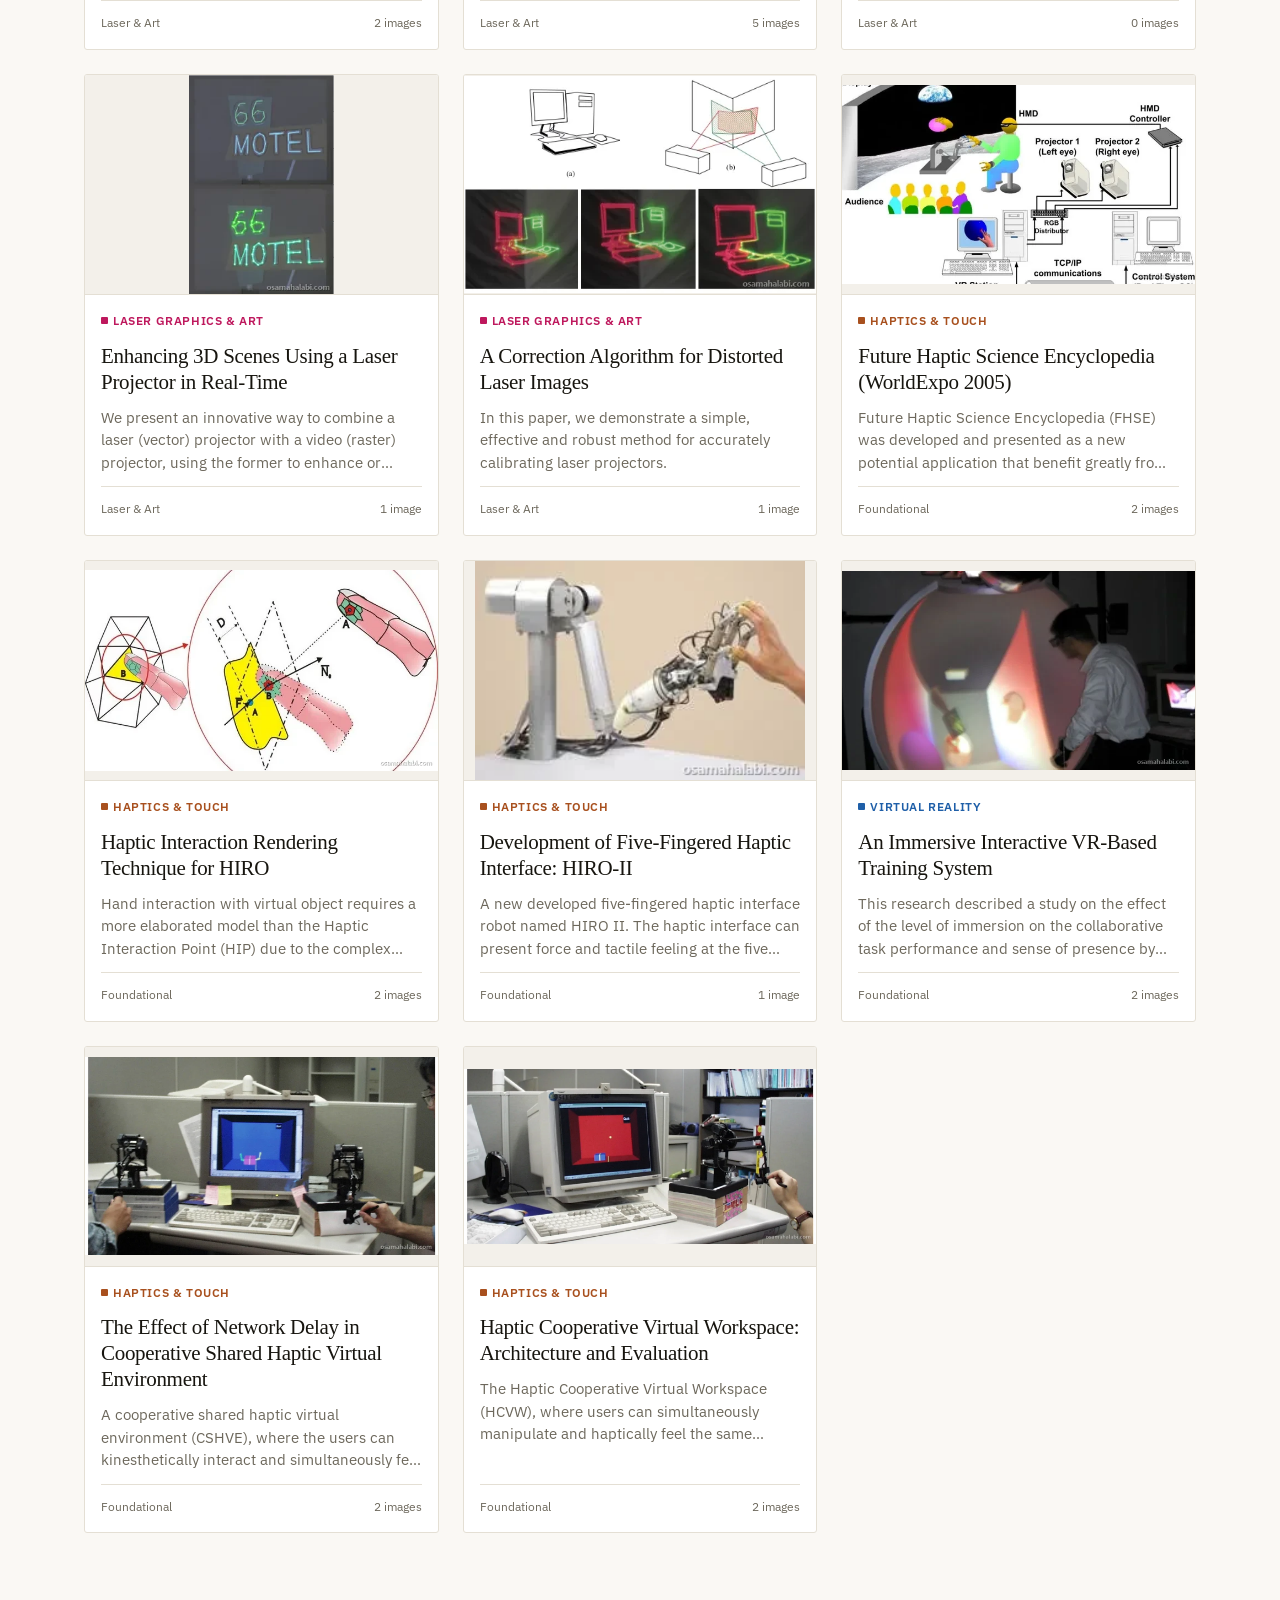
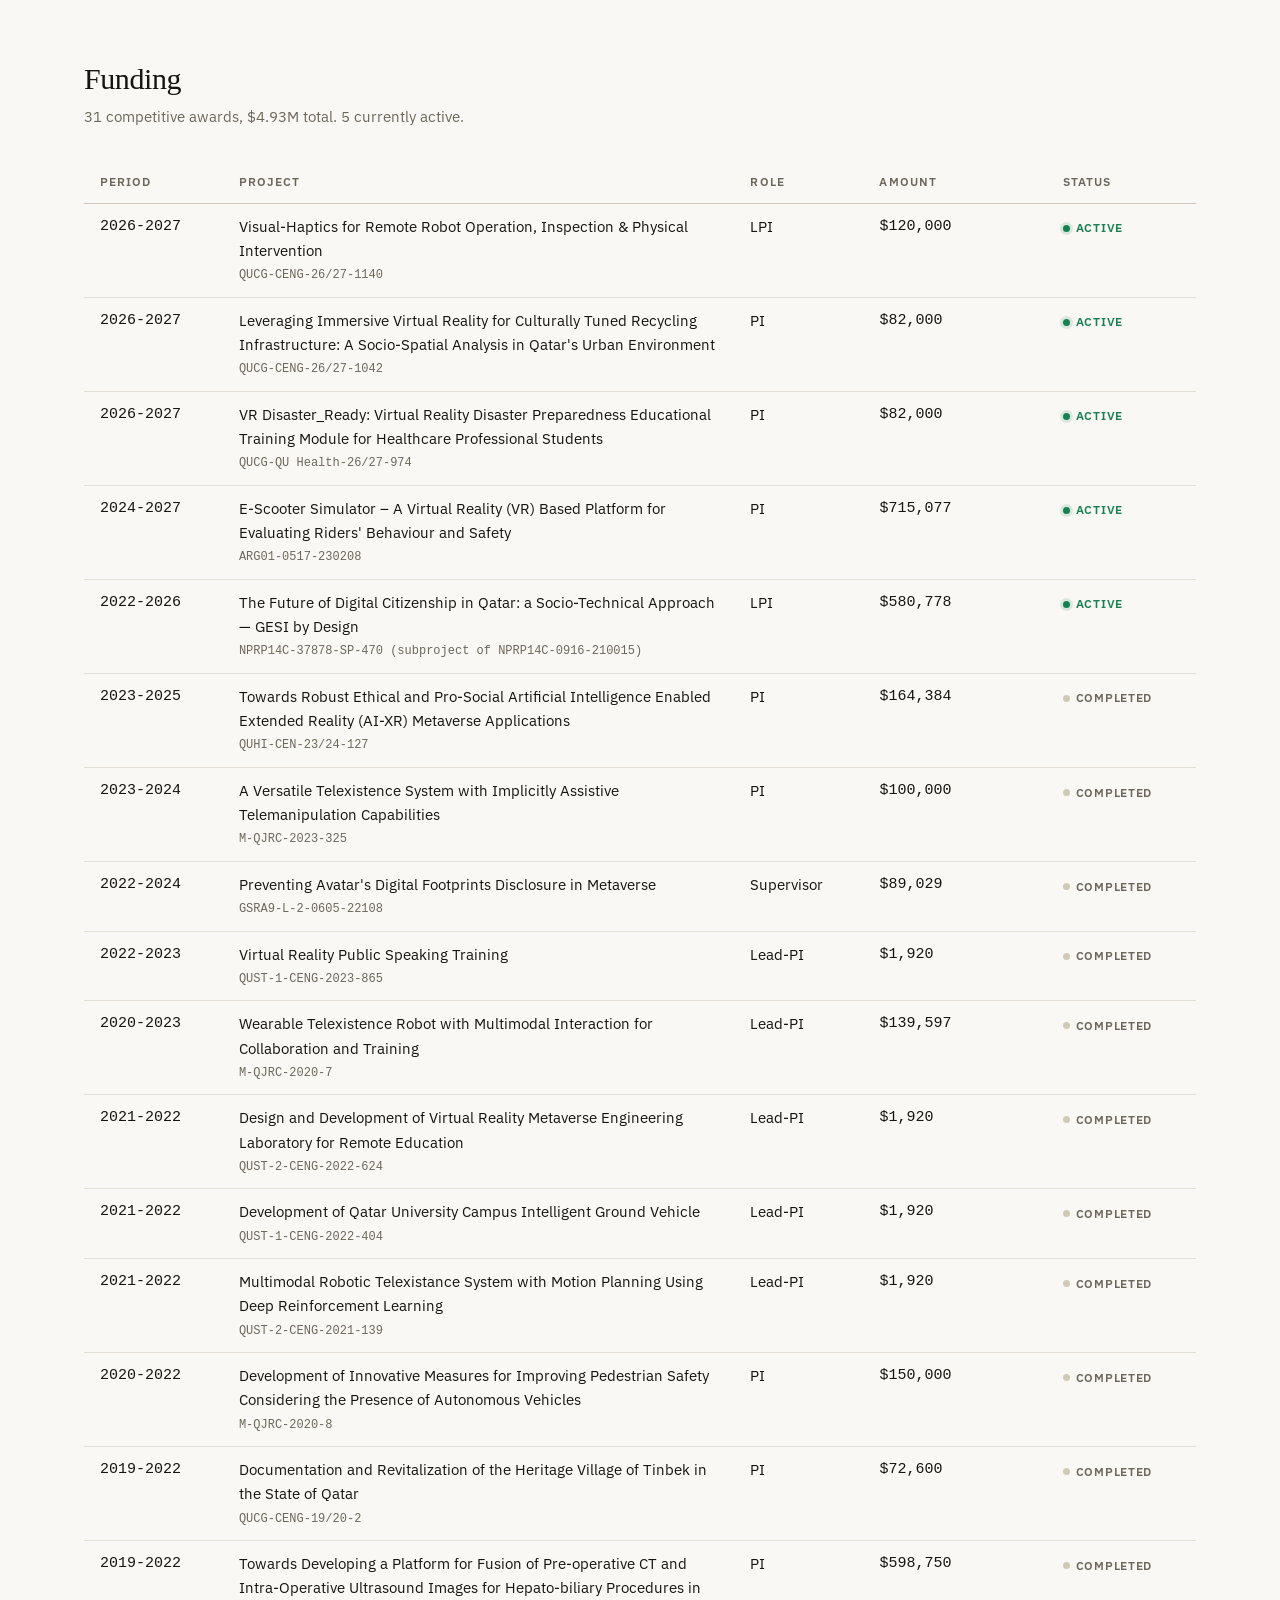
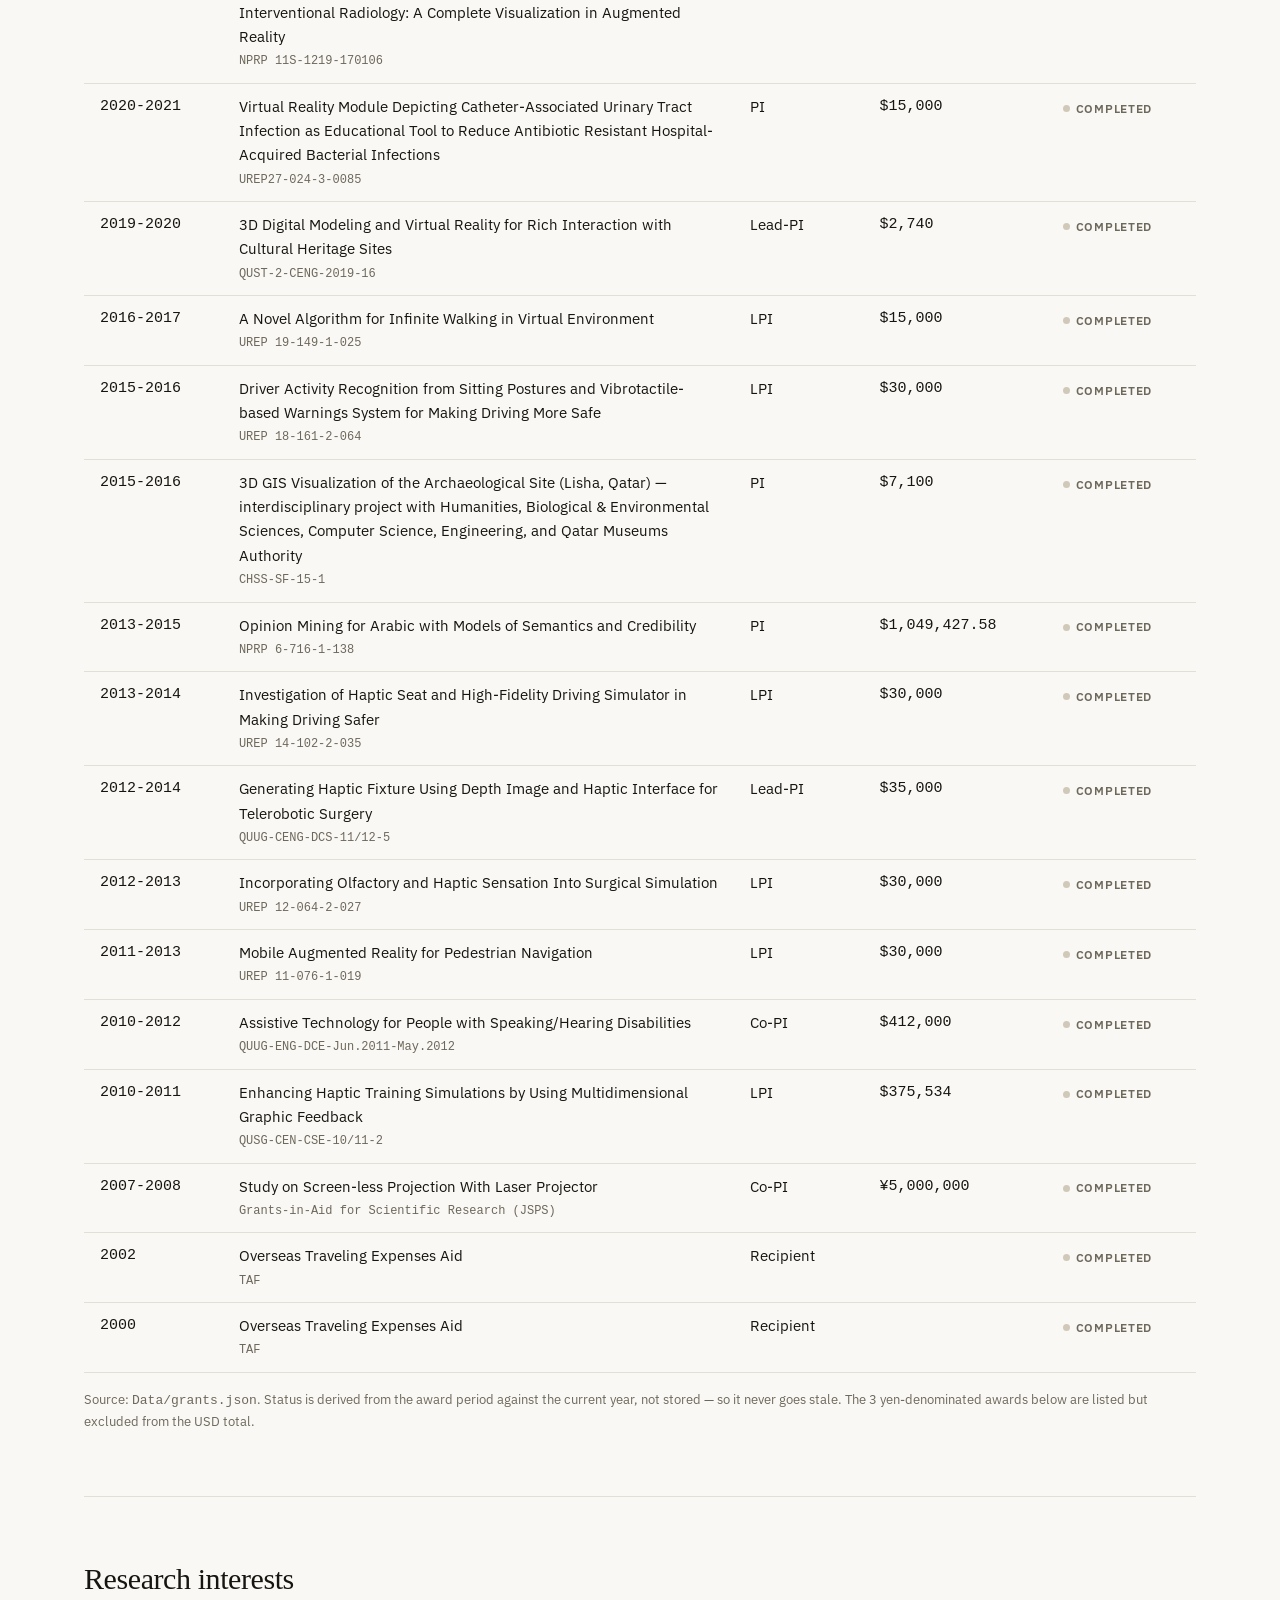
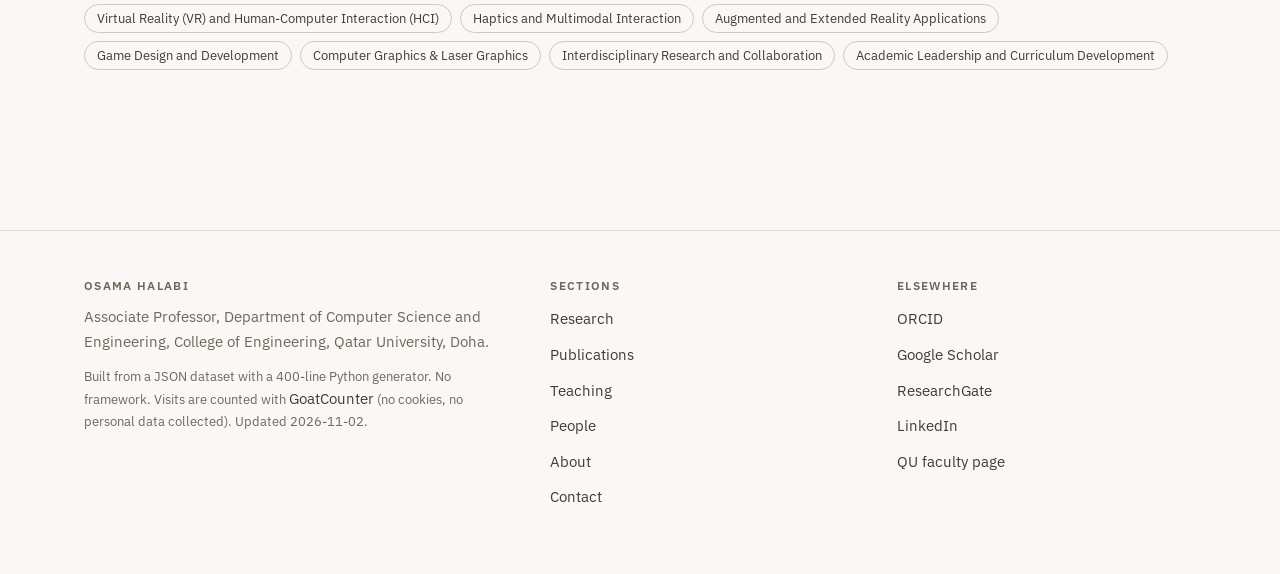
<file: research.html>
<!DOCTYPE html>
<html lang="en">
<head>
<meta charset="utf-8">
<meta name="viewport" content="width=device-width, initial-scale=1">
<title>Research — Osama Halabi</title>
<meta name="description" content="50 projects in haptics, virtual and augmented reality, driving simulation, accessibility and laser graphics, with funding history.">
<link rel="canonical" href="https://osamahalabi.com/research.html">
<meta property="og:type" content="website">
<meta property="og:title" content="Research — Osama Halabi">
<meta property="og:description" content="50 projects in haptics, virtual and augmented reality, driving simulation, accessibility and laser graphics, with funding history.">
<meta property="og:url" content="https://osamahalabi.com/research.html">
<meta property="og:image" content="https://osamahalabi.com/assets/img/headshot/osama-headshot-wide.jpg">
<meta name="twitter:card" content="summary_large_image">
<link rel="icon" href="assets/img/favicon-32.png" sizes="32x32">
<link rel="apple-touch-icon" href="assets/img/apple-touch-icon.png">
<link rel="stylesheet" href="assets/css/style.css">
<style>
/* Detail sections are only hidden once research.js confirms the drawer works.
   Without JS they stay visible and every project is fully readable. */
.js-drawer #project-details{display:none}
</style>
  <script src="assets/js/site.js" defer></script>
  <script src="assets/js/research.js" defer></script>
</head>
<body>
<a class="skip-link" href="#main">Skip to content</a>
<header class="masthead">
  <div class="masthead-inner">
    <a class="wordmark" href="index.html">
      <img class="wordmark-logo" src="Logo/xreality-logo-clean-512.png" alt="" width="512" height="512">
      <b>Osama Halabi</b><span>XReality Lab &middot; Qatar University</span>
    </a>
    <button class="nav-toggle" aria-expanded="false" aria-controls="primary-nav">Menu</button>
    <ul class="nav" id="primary-nav"><li><a href="research.html" aria-current="page">Research</a></li><li><a href="publications.html">Publications</a></li><li><a href="teaching.html">Teaching</a></li><li><a href="people.html">People</a></li><li><a href="about.html">About</a></li><li><a href="contact.html">Contact</a></li></ul>
  </div>
</header>
<main id="main">
<div class="wrap">
  <div class="page-head research-masthead">
    <div class="research-masthead-text">
      <p class="eyebrow">XReality Lab</p>
      <h1 class="title">Research</h1>
      <p class="lede">XReality Lab works across haptics, virtual and augmented reality, interactive media systems, human-computer interaction, computer graphics, laser projection, and robotics. Work spans Japan Advanced Institute of Science and Technology (2001-2003), the Virtual System Laboratory at Gifu University (2003-2006), and Iwate University, with a current focus on VR, gaming, and interactive media at Qatar University — building systems that combine haptic feedback, immersive environments, and multimodal interaction for training, accessibility, healthcare, and creative applications.</p>
      <nav class="jump-nav" aria-label="Jump to section on this page">
        <a href="#project-grid">Projects (50)</a>
        <a href="#funding">Funding (31)</a>
        <a href="#research-interests">Research interests</a>
      </nav>
    </div>
    <img class="lab-mark" src="Logo/xreality-logo-clean-512.png" alt="XReality Lab" width="512" height="512">
  </div>
</div>
<nav class="toolbar" aria-label="Filter projects">
  <div class="toolbar-inner">
    <div class="chips" role="group" aria-label="Filter by subject"><button class="chip" data-kind="theme" data-val="all" aria-pressed="true">All<span class="n">50</span></button><button class="chip" data-kind="theme" data-val="haptics" aria-pressed="false">Haptics &amp; Touch<span class="n">11</span></button><button class="chip" data-kind="theme" data-val="vr" aria-pressed="false">Virtual Reality<span class="n">17</span></button><button class="chip" data-kind="theme" data-val="ar" aria-pressed="false">Augmented Reality<span class="n">4</span></button><button class="chip" data-kind="theme" data-val="health" aria-pressed="false">Health &amp; Accessibility<span class="n">8</span></button><button class="chip" data-kind="theme" data-val="mobility" aria-pressed="false">Driving &amp; Mobility<span class="n">4</span></button><button class="chip" data-kind="theme" data-val="laser" aria-pressed="false">Laser Graphics &amp; Art<span class="n">5</span></button><button class="chip" data-kind="theme" data-val="sensing" aria-pressed="false">Sensing &amp; IoT<span class="n">1</span></button></div>
    <div class="rule-v" aria-hidden="true"></div>
    <div class="chips" role="group" aria-label="Filter by era"><button class="chip" data-kind="cat" data-val="all" aria-pressed="true">Any era</button><button class="chip" data-kind="cat" data-val="core-research-projects" aria-pressed="false">Core Research<span class="n">39</span></button><button class="chip" data-kind="cat" data-val="laser-graphics-visual-art" aria-pressed="false">Laser &amp; Art<span class="n">5</span></button><button class="chip" data-kind="cat" data-val="foundational-projects" aria-pressed="false">Foundational<span class="n">6</span></button></div>
    <div class="search">
  <svg viewBox="0 0 24 24" aria-hidden="true"><circle cx="11" cy="11" r="7"/><path d="M20 20l-3.5-3.5"/></svg>
  <input type="search" placeholder="Search…" aria-label="Search" id="q">
</div>
  </div>
</nav>

<div class="wrap">
  <p class="result-line" id="result-count" role="status" aria-live="polite"></p>
  <div class="project-grid" id="project-grid">
      <article class="pcard" data-id="tactile-footwear-interface-to-create-the-illusion-of-walking-on-different-surfaces" data-theme="haptics" data-cat="core-research-projects"
               data-search="tactile footwear interface to create the illusion of walking on different surfaces haptics &amp; touch core research this project designs and develops an integrated feet-haptic insole paired with a mixed-reality environment to create the illusion of walking on virtual textures, enhancing the realism of virtual and augmented reality experiences. where most texture-simulation research targets the hand, this system adapts tactile-communication mechanisms to the sole of the foot, accounting for the distribution and sensitivity of its mechanoreceptors, and drives an array of vibrotactile motors using two controllable parameters, pwm frequency and motor activation time, to render distinct surfaces such as sand, sponge, and wood. an algorithm tracks and analyzes user movement to synchronize tactile feedback with gait, and the system was evaluated through several virtual and augmented scenarios combining visual, auditory, and tactile cues. experiments measured texture recognition rates and user satisfaction across participants, with intended applications spanning rehabilitation, gamification, training, and entertainment.">
        <div class="pcard-media">
          <img src="assets/img/projects/tactile-footwear-interface-to-create-the-illusion-of-walking-1.webp" alt="" loading="lazy" width="261" height="347">
        </div>
        <div class="pcard-body">
          <span class="tag">Haptics &amp; Touch</span>
          <h3><a href="#tactile-footwear-interface-to-create-the-illusion-of-walking-on-different-surfaces">Tactile Footwear Interface to Create the Illusion of Walking on Different Surfaces</a></h3>
          <p>This project designs and develops an integrated feet-haptic insole paired with a mixed-reality environment to create the illusion of walking on virtual textures, enhancing the realism of virtual and augmented reality experiences. Where most texture-simulation research targets the hand, this system adapts tactile-communication mechanisms to the sole of the foot, accounting for the distribution and sensitivity of its mechanoreceptors, and drives an array of vibrotactile motors using two controllable parameters, PWM frequency and motor activation time, to render distinct surfaces such as sand, sponge, and wood. An algorithm tracks and analyzes user movement to synchronize tactile feedback with gait, and the system was evaluated through several virtual and augmented scenarios combining visual, auditory, and tactile cues. Experiments measured texture recognition rates and user satisfaction across participants, with intended applications spanning rehabilitation, gamification, training, and entertainment.</p>
          <div class="pcard-foot">
            <span>Core Research</span>
            <span class="count">6 images</span>
          </div>
        </div>
      </article>
      <article class="pcard" data-id="self-powered-iot-enabled-water-monitoring-system" data-theme="sensing" data-cat="core-research-projects"
               data-search="self-powered iot-enabled water monitoring system sensing &amp; iot core research while usable water on earth is sparse and costly to treat, statistics show excessive use worldwide. penalties are issued to limit the excessive consumption; however, their impact is marginal as they do not identify the reason for the exorbitant consumption. therefore, giving users the full awareness about their water consumption will greatly help in minimizing the water waste. this article aims to present a smart self-powered water monitoring system that leverages iot and cloud computing. the system consists of an iot device that can be installed at any water source, a cloud application to receive the data from the devices, and a mobile app to visualize the water consumption at every monitored source. this system gives the user the ability to identify the location and time of the excessive usage and leaks on the mobile phone.experimental results confirm the self-powered premise of the solution. a prototype of mobile application and backend have been developed and tested.">
        <div class="pcard-media">
          <img src="assets/img/projects/self-powered-iot-enabled-water-monitoring-system-1.webp" alt="" loading="lazy" width="442" height="163">
        </div>
        <div class="pcard-body">
          <span class="tag">Sensing &amp; IoT</span>
          <h3><a href="#self-powered-iot-enabled-water-monitoring-system">Self-Powered IoT-Enabled Water Monitoring System</a></h3>
          <p>While usable water on earth is sparse and costly to treat, statistics show excessive use worldwide. Penalties are issued to limit the excessive consumption; however, their impact is marginal as they do not identify the reason for the exorbitant consumption. Therefore, giving users the full awareness about their water consumption will greatly help in minimizing the water waste. This article aims to present a smart self-powered water monitoring system that leverages IoT and cloud computing. The system consists of an IoT device that can be installed at any water source, a cloud application to receive the data from the devices, and a mobile app to visualize the water consumption at every monitored source. This system gives the user the ability to identify the location and time of the excessive usage and leaks on the mobile phone.Experimental results confirm the self-powered premise of the solution. A prototype of mobile application and backend have been developed and tested.</p>
          <div class="pcard-foot">
            <span>Core Research</span>
            <span class="count">2 images</span>
          </div>
        </div>
      </article>
      <article class="pcard" data-id="firefighting-simulation-training-system-using-virtual-reality" data-theme="vr" data-cat="core-research-projects"
               data-search="firefighting simulation training system using virtual reality virtual reality core research this project develops a multimodal virtual reality training and evaluation environment for firefighters, grounded in a study of firefighting standards, curricula, and existing training systems. beyond visual immersion, the environment reproduces smell through microcontroller-driven air pumps releasing manufactured scents and heat through microcontroller-driven heat pads, alongside trackers and other sensory devices that heighten realism and support trainee assessment. a companion web application manages courses, evaluation, and training progress. at its core is a trainee-evaluation system that draws on standards-based criteria to score performance more accurately, built on elementary firefighting scenarios as proof-of-concept building blocks toward a fuller training environment. the resulting prototype is modifiable, usable, and accessible regardless of weather conditions, offering a safe, low-cost, and flexible alternative to physical fire training grounds.">
        <div class="pcard-media">
          <img src="assets/img/projects/firefighting-simulation-training-system-using-virtual-realit-1.webp" alt="" loading="lazy" width="676" height="380">
        </div>
        <div class="pcard-body">
          <span class="tag">Virtual Reality</span>
          <h3><a href="#firefighting-simulation-training-system-using-virtual-reality">Firefighting Simulation Training System Using Virtual Reality</a></h3>
          <p>This project develops a multimodal virtual reality training and evaluation environment for firefighters, grounded in a study of firefighting standards, curricula, and existing training systems. Beyond visual immersion, the environment reproduces smell through microcontroller-driven air pumps releasing manufactured scents and heat through microcontroller-driven heat pads, alongside trackers and other sensory devices that heighten realism and support trainee assessment. A companion web application manages courses, evaluation, and training progress. At its core is a trainee-evaluation system that draws on standards-based criteria to score performance more accurately, built on elementary firefighting scenarios as proof-of-concept building blocks toward a fuller training environment. The resulting prototype is modifiable, usable, and accessible regardless of weather conditions, offering a safe, low-cost, and flexible alternative to physical fire training grounds.</p>
          <div class="pcard-foot">
            <span>Core Research</span>
            <span class="count">2 images</span>
          </div>
        </div>
      </article>
      <article class="pcard" data-id="haptic-virtual-fixtures-for-preoperative-surgical-planning" data-theme="health" data-cat="core-research-projects"
               data-search="haptic virtual fixtures for preoperative surgical planning health &amp; accessibility core research haptic virtual fixtures (vfs) are force feedback mechanisms that enhance the human performance of tele-op- erative procedures where visual guidance suffers from many limitations. many papers have explored the in- tegration of vfs with tele-robotic procedures. however, only a few studies have included preoperative planning to their assembly. we created a novel vf design using procedures that require navigation along a path. our design is based on the assembly of vf elements that fit along the path. to improve the design, we performed experiments to define the optimal properties in terms of highest accuracy and shortest task completion times for path-following procedures. the feasibility of the proposed method was tested on a preoperative simulated surgical planning task. results demonstrate that the integration of the proposed vfs, which combine haptic force-field guidance and forbidden-region constraints with visual cues, increases accuracy and reduces the time taken to perform tasks.">
        <div class="pcard-media">
          <img src="assets/img/projects/haptic-virtual-fixtures-for-preoperative-tsurgical-planning-1.webp" alt="" loading="lazy" width="392" height="225">
        </div>
        <div class="pcard-body">
          <span class="tag">Health &amp; Accessibility</span>
          <h3><a href="#haptic-virtual-fixtures-for-preoperative-surgical-planning">Haptic Virtual Fixtures for Preoperative Surgical Planning</a></h3>
          <p>Haptic virtual fixtures (VFs) are force feedback mechanisms that enhance the human performance of tele-op- erative procedures where visual guidance suffers from many limitations. Many papers have explored the in- tegration of VFs with tele-robotic procedures. However, only a few studies have included preoperative planning to their assembly. We created a novel VF design using procedures that require navigation along a path. Our design is based on the assembly of VF elements that fit along the path. To improve the design, we performed experiments to define the optimal properties in terms of highest accuracy and shortest task completion times for path-following procedures. The feasibility of the proposed method was tested on a preoperative simulated surgical planning task. Results demonstrate that the integration of the proposed VFs, which combine haptic force-field guidance and forbidden-region constraints with visual cues, increases accuracy and reduces the time taken to perform tasks.</p>
          <div class="pcard-foot">
            <span>Core Research</span>
            <span class="count">2 images</span>
          </div>
        </div>
      </article>
      <article class="pcard" data-id="design-of-immersive-virtual-reality-system-to-improve-communication-skills-in-individuals-with-autism" data-theme="health" data-cat="core-research-projects"
               data-search="design of immersive virtual reality system to improve communication skills in individuals with autism health &amp; accessibility core research individuals with autism spectrum disorder (asd) regularly encounter situations where they must respond to questions they do not know how to answer, such as those posed by strangers about everyday tasks. this project develops an interactive, scenario-based virtual reality system that uses role-play and turn-taking to train social and communication skills in high-functioning autistic children aged 9-12, and compares its effectiveness across three display platforms: an immersive cave, a head-mounted display (oculus rift), and a conventional desktop screen. a virtual teacher character guides the child through a classroom greeting scenario, using auto-navigation, leap motion gesture tracking, and speech recognition to interpret verbal and non-verbal responses, with positive reinforcement rewarding correct actions. sensory parameters such as lighting, color, and sound were carefully tuned to keep the environment comfortable and non-intimidating. testing found the cave the most favored display for its unrestricted field of view, and children who completed the training subsequently responded appropriately when greeted by a stranger outside the virtual environment, indicating that the learned behavior transferred to a real-world social interaction.">
        <div class="pcard-media">
          <img src="assets/img/projects/design-of-immersive-virtual-reality-system-to-improve-commun-1.webp" alt="" loading="lazy" width="1013" height="617">
        </div>
        <div class="pcard-body">
          <span class="tag">Health &amp; Accessibility</span>
          <h3><a href="#design-of-immersive-virtual-reality-system-to-improve-communication-skills-in-individuals-with-autism">Design of Immersive Virtual Reality System to Improve Communication Skills in Individuals with Autism</a></h3>
          <p>Individuals with Autism Spectrum Disorder (ASD) regularly encounter situations where they must respond to questions they do not know how to answer, such as those posed by strangers about everyday tasks. This project develops an interactive, scenario-based virtual reality system that uses role-play and turn-taking to train social and communication skills in high-functioning autistic children aged 9-12, and compares its effectiveness across three display platforms: an immersive CAVE, a head-mounted display (Oculus Rift), and a conventional desktop screen. A virtual teacher character guides the child through a classroom greeting scenario, using auto-navigation, LEAP Motion gesture tracking, and speech recognition to interpret verbal and non-verbal responses, with positive reinforcement rewarding correct actions. Sensory parameters such as lighting, color, and sound were carefully tuned to keep the environment comfortable and non-intimidating. Testing found the CAVE the most favored display for its unrestricted field of view, and children who completed the training subsequently responded appropriately when greeted by a stranger outside the virtual environment, indicating that the learned behavior transferred to a real-world social interaction.</p>
          <div class="pcard-foot">
            <span>Core Research</span>
            <span class="count">3 images</span>
          </div>
        </div>
      </article>
      <article class="pcard" data-id="enhanced-redirected-walking-algorithm" data-theme="vr" data-cat="core-research-projects"
               data-search="enhanced redirected walking algorithm virtual reality core research redirected walking (rdw) lets a user perceive continuous, unbounded locomotion in a virtual environment while physically confined to a small tracking space, by subtly steering the real-world walking path away from the one seen in the head-mounted display. established approaches such as steer-to-orbit (s2o) and steer-to-center (s2c) are effective but each demands a comparatively large tracking area. this project introduces a redirection algorithm built on hypotrochoid curves, generating a family of distinct redirection paths, and a dynamic controller that switches between algorithms based on the current virtual environment. a guidance avatar was also implemented to lead the user along the redirected path and mask the applied distortions. in a presence questionnaire run on a 4x4 meter tracking area, the hypotrochoid algorithm produced a stronger sense of presence and less dizziness than both s2o and s2c, with the guidance avatar giving a further, modest improvement.">
        <div class="pcard-media">
          <img src="assets/img/projects/enhanced-redirected-walking-algorithm-1.webp" alt="" loading="lazy" width="1046" height="573">
        </div>
        <div class="pcard-body">
          <span class="tag">Virtual Reality</span>
          <h3><a href="#enhanced-redirected-walking-algorithm">Enhanced Redirected Walking Algorithm</a></h3>
          <p>Redirected walking (RDW) lets a user perceive continuous, unbounded locomotion in a virtual environment while physically confined to a small tracking space, by subtly steering the real-world walking path away from the one seen in the head-mounted display. Established approaches such as Steer-to-Orbit (S2O) and Steer-to-Center (S2C) are effective but each demands a comparatively large tracking area. This project introduces a redirection algorithm built on Hypotrochoid curves, generating a family of distinct redirection paths, and a dynamic controller that switches between algorithms based on the current virtual environment. A guidance avatar was also implemented to lead the user along the redirected path and mask the applied distortions. In a presence questionnaire run on a 4x4 meter tracking area, the Hypotrochoid algorithm produced a stronger sense of presence and less dizziness than both S2O and S2C, with the guidance avatar giving a further, modest improvement.</p>
          <div class="pcard-foot">
            <span>Core Research</span>
            <span class="count">2 images</span>
          </div>
        </div>
      </article>
      <article class="pcard" data-id="response-times-for-auditory-and-vibrotactile-directional-cues-in-different-immersive-displays" data-theme="mobility" data-cat="core-research-projects"
               data-search="response times for auditory and vibrotactile directional cues in different immersive displays driving &amp; mobility core research using multisensory signals in advanced driver assistance is continuously increasing as a way to increase the attention and reduce the reaction time. it is essential that driver assistance system is capable of providing directional cues to the driver to direct his attention to the sides of the car as usually the focus is in front of the car. these signals could be for blind spot information, navigation, lane departure warning, collision warning, etc. this study investigated the effect of auditory and vibrotactile on directional attention in driver assistance systems. moreover, two types of immersive displays were used in the driving simulation, namely the head mounted display (hmd) and cave display, to study the effect of the type of display on the human performance. lane chang task was used to assess the attention by measuring the response time to directional information. vibrotactile and auditory cues induced equal response times, meanwhile, vibrotactile signal was significantly gained higher satisfaction than auditory.">
        <div class="pcard-media">
          <img src="assets/img/projects/response-times-for-auditory-and-vibrotactile-directional-cue-1.webp" alt="" loading="lazy" width="233" height="130">
        </div>
        <div class="pcard-body">
          <span class="tag">Driving &amp; Mobility</span>
          <h3><a href="#response-times-for-auditory-and-vibrotactile-directional-cues-in-different-immersive-displays">Response Times for Auditory and Vibrotactile Directional Cues in Different Immersive Displays</a></h3>
          <p>Using multisensory signals in advanced driver assistance is continuously increasing as a way to increase the attention and reduce the reaction time. It is essential that driver assistance system is capable of providing directional cues to the driver to direct his attention to the sides of the car as usually the focus is in front of the car. These signals could be for blind spot information, navigation, lane departure warning, collision warning, etc. This study investigated the effect of auditory and vibrotactile on directional attention in driver assistance systems. Moreover, two types of immersive displays were used in the driving simulation, namely the Head Mounted Display (HMD) and CAVE display, to study the effect of the type of display on the human performance. Lane Chang Task was used to assess the attention by measuring the response time to directional information. Vibrotactile and Auditory cues induced equal response times, meanwhile, vibrotactile signal was significantly gained higher satisfaction than auditory.</p>
          <div class="pcard-foot">
            <span>Core Research</span>
            <span class="count">2 images</span>
          </div>
        </div>
      </article>
      <article class="pcard" data-id="driver-activity-recognition-in-virtual-reality-driving-simulation" data-theme="mobility" data-cat="core-research-projects"
               data-search="driver activity recognition in virtual reality driving simulation driving &amp; mobility core research this project designs a driver&#x27;s seat with two complementary features: an activity-recognition system that infers sitting posture from two force-sensor arrays embedded in the seat and backrest, and a vibrotactile seat that alerts the driver whenever an unsafe posture or missed activity is detected. sensor placement was iterated to identify the distribution that maximizes recognition accuracy across ten distinct driving postures. a virtual reality driving simulator, built around an oculus head-mounted display, was developed to evaluate the system in an immersive setting, and recognition accuracy was compared between a realistic desktop setup and the vr environment; the vr condition improved accuracy for several postures. additional trials measured driver response time to the vibrotactile alert, finding that success in responding correctly depended on the driver&#x27;s familiarity with that warning modality.">
        <div class="pcard-media">
          <img src="assets/img/projects/driver-activity-recognition-in-virtual-reality-driving-simul-1.webp" alt="" loading="lazy" width="1017" height="875">
        </div>
        <div class="pcard-body">
          <span class="tag">Driving &amp; Mobility</span>
          <h3><a href="#driver-activity-recognition-in-virtual-reality-driving-simulation">Driver Activity Recognition in Virtual Reality Driving Simulation</a></h3>
          <p>This project designs a driver&#x27;s seat with two complementary features: an activity-recognition system that infers sitting posture from two force-sensor arrays embedded in the seat and backrest, and a vibrotactile seat that alerts the driver whenever an unsafe posture or missed activity is detected. Sensor placement was iterated to identify the distribution that maximizes recognition accuracy across ten distinct driving postures. A Virtual Reality driving simulator, built around an Oculus head-mounted display, was developed to evaluate the system in an immersive setting, and recognition accuracy was compared between a realistic desktop setup and the VR environment; the VR condition improved accuracy for several postures. Additional trials measured driver response time to the vibrotactile alert, finding that success in responding correctly depended on the driver&#x27;s familiarity with that warning modality.</p>
          <div class="pcard-foot">
            <span>Core Research</span>
            <span class="count">3 images</span>
          </div>
        </div>
      </article>
      <article class="pcard" data-id="a-study-on-the-design-and-effectiveness-of-tactile-feedback-in-driving-simulator" data-theme="mobility" data-cat="core-research-projects"
               data-search="a study on the design and effectiveness of tactile feedback in driving simulator driving &amp; mobility core research this project investigates a high-fidelity driving simulator built around a haptic seat, addressing both its physical design and its effectiveness as a navigation and warning channel. the seat delivers vibrotactile cues through an array of vibration motors, with intensity, position, and rhythm parameters tuned through experiments to maximize driver satisfaction and comfort. to evaluate the seat against conventional feedback, an hmd-based driving simulation compared driver response time and preference for vibrotactile versus audio navigation cues. results showed that users responded to the vibrotactile seat as quickly as to audio cues while reporting a stronger preference for it, supporting haptic seats as a viable, lower-distraction alternative to audio and visual warnings for in-vehicle navigation and safety systems.">
        <div class="pcard-media">
          <img src="assets/img/projects/a-study-on-the-design-and-effectiveness-of-tactile-feedback--1.webp" alt="" loading="lazy" width="1065" height="630">
        </div>
        <div class="pcard-body">
          <span class="tag">Driving &amp; Mobility</span>
          <h3><a href="#a-study-on-the-design-and-effectiveness-of-tactile-feedback-in-driving-simulator">A Study on the Design and Effectiveness of Tactile Feedback in Driving Simulator</a></h3>
          <p>This project investigates a high-fidelity driving simulator built around a haptic seat, addressing both its physical design and its effectiveness as a navigation and warning channel. The seat delivers vibrotactile cues through an array of vibration motors, with intensity, position, and rhythm parameters tuned through experiments to maximize driver satisfaction and comfort. To evaluate the seat against conventional feedback, an HMD-based driving simulation compared driver response time and preference for vibrotactile versus audio navigation cues. Results showed that users responded to the vibrotactile seat as quickly as to audio cues while reporting a stronger preference for it, supporting haptic seats as a viable, lower-distraction alternative to audio and visual warnings for in-vehicle navigation and safety systems.</p>
          <div class="pcard-foot">
            <span>Core Research</span>
            <span class="count">3 images</span>
          </div>
        </div>
      </article>
      <article class="pcard" data-id="optimum-design-of-haptic-seat-for-driving-simulator" data-theme="mobility" data-cat="core-research-projects"
               data-search="optimum design of haptic seat for driving simulator driving &amp; mobility core research driving simulations are widely used to send navigational and warning information to help drivers navigate safely. haptic-based information in vehicles has major safety implications on reducing visual and auditory overload in driving [jeon et al. 2013]. given that seats are interfaces that touch the largest area of the driver’s body, it is a sensible choice to consider as additional channel of information to the driver. the aim of this work is to design and develop an optimal vibrotactile seat to provide a high level of satisfaction to the driver. three main critical design parameters were considered: (1) proper intensity of vibration, (2) position of vibrators and minimum distance between distinguishable vibrations, (3) rhythm of vibration. experiments were conducted to investigate the proper values of voltage, frequency, and amplitude that are specifically related to the developed haptic seat. a driving simulation was developed for head-mounted display (hmd) to evaluate the haptic interface for the car’s seat in a realistic simulation">
        <div class="pcard-media">
          <img src="assets/img/projects/optimum-design-of-haptic-seat-for-driving-simulator-1.webp" alt="" loading="lazy" width="934" height="767">
        </div>
        <div class="pcard-body">
          <span class="tag">Driving &amp; Mobility</span>
          <h3><a href="#optimum-design-of-haptic-seat-for-driving-simulator">Optimum Design of Haptic Seat for Driving Simulator</a></h3>
          <p>Driving simulations are widely used to send navigational and warning information to help drivers navigate safely. Haptic-based information in vehicles has major safety implications on reducing visual and auditory overload in driving [Jeon et al. 2013]. Given that seats are interfaces that touch the largest area of the driver’s body, it is a sensible choice to consider as additional channel of information to the driver.</p>
          <div class="pcard-foot">
            <span>Core Research</span>
            <span class="count">1 image</span>
          </div>
        </div>
      </article>
      <article class="pcard" data-id="incorporating-olfactory-into-a-multi-modal-surgical-simulation" data-theme="health" data-cat="core-research-projects"
               data-search="incorporating olfactory into a multi-modal surgical simulation health &amp; accessibility core research ihoss is a multimodal surgical simulator that augments the standard visual channel of virtual-reality surgical training with haptic and olfactory feedback. a phantom haptic device renders the sense of touch as the trainee manipulates a virtual scalpel through a 3d anatomical model, while a custom-built scent diffuser releases an odor whenever the trainee cuts the wrong tissue region, giving an additional, non-visual error cue. in a comparative evaluation, three groups of testers repeated a virtual appendix-cutting task under smell-only, vision-only, and combined vision-and-smell error indication across two trials; the smell-cued group showed the largest reduction in cutting error, and testers who recalled the odor also recalled the location of their mistake more reliably. the findings indicate that incorporating additional sensory channels into surgical simulation improves memory retention of errors and reduces repeated mistakes, with the same approach applicable to other training domains such as firefighting.">
        <div class="pcard-media">
          <img src="assets/img/projects/incorporating-olfactory-into-a-multi-modal-surgical-simulati-1.webp" alt="" loading="lazy" width="773" height="662">
        </div>
        <div class="pcard-body">
          <span class="tag">Health &amp; Accessibility</span>
          <h3><a href="#incorporating-olfactory-into-a-multi-modal-surgical-simulation">Incorporating Olfactory into a Multi-Modal Surgical Simulation</a></h3>
          <p>iHOSS is a multimodal surgical simulator that augments the standard visual channel of virtual-reality surgical training with haptic and olfactory feedback. A PHANToM haptic device renders the sense of touch as the trainee manipulates a virtual scalpel through a 3D anatomical model, while a custom-built scent diffuser releases an odor whenever the trainee cuts the wrong tissue region, giving an additional, non-visual error cue. In a comparative evaluation, three groups of testers repeated a virtual appendix-cutting task under smell-only, vision-only, and combined vision-and-smell error indication across two trials; the smell-cued group showed the largest reduction in cutting error, and testers who recalled the odor also recalled the location of their mistake more reliably. The findings indicate that incorporating additional sensory channels into surgical simulation improves memory retention of errors and reduces repeated mistakes, with the same approach applicable to other training domains such as firefighting.</p>
          <div class="pcard-foot">
            <span>Core Research</span>
            <span class="count">2 images</span>
          </div>
        </div>
      </article>
      <article class="pcard" data-id="mobile-augmented-reality-for-pedestrian-navigation" data-theme="ar" data-cat="core-research-projects"
               data-search="mobile augmented reality for pedestrian navigation augmented reality core research arwalker is a mobile augmented reality navigation aid for pedestrians on qatar university&#x27;s outdoor campus, built to replace static campus maps with live, camera-based guidance. pointing the phone&#x27;s camera at the surroundings overlays 2d and 3d directional cues and point-of-interest information — building history and facilities — onto the real-time camera feed, while gps localizes the user against a database of campus buildings to display current location and estimated time to destination. the prototype was developed with an open-source sdk on the iphone platform.">
        <div class="pcard-media">
          <img src="assets/img/projects/mobile-augmented-reality-for-pedestrian-navigation-1.webp" alt="" loading="lazy" width="745" height="426">
        </div>
        <div class="pcard-body">
          <span class="tag">Augmented Reality</span>
          <h3><a href="#mobile-augmented-reality-for-pedestrian-navigation">Mobile Augmented Reality for Pedestrian Navigation</a></h3>
          <p>ARwalker is a mobile augmented reality navigation aid for pedestrians on Qatar University&#x27;s outdoor campus, built to replace static campus maps with live, camera-based guidance. Pointing the phone&#x27;s camera at the surroundings overlays 2D and 3D directional cues and point-of-interest information — building history and facilities — onto the real-time camera feed, while GPS localizes the user against a database of campus buildings to display current location and estimated time to destination. The prototype was developed with an open-source SDK on the iPhone platform.</p>
          <div class="pcard-foot">
            <span>Core Research</span>
            <span class="count">2 images</span>
          </div>
        </div>
      </article>
      <article class="pcard" data-id="3d-crowd-simulation-for-emergency-evacuation" data-theme="vr" data-cat="core-research-projects"
               data-search="3d crowd simulation for emergency evacuation virtual reality core research the main objective of this project is to create a crowd simulation that handles evacuation process. the simulation addresses the behaviors of crowd of agents in an emergency evacuation. we have used the crowd utility provided in autodesk 3ds max 2013 and maxscript programming language to implement our crowd simulation. we believe that this project and its kind, is intended to be used by companies, schools, shopping malls, notional airports, and any other closed or open popular places here in qatar or outside, to educate and aware people how to behave in serious situations.">
        <div class="pcard-media">
          <img src="assets/img/projects/3d-crowd-simulation-for-emergency-evacuation-1.webp" alt="" loading="lazy" width="981" height="643">
        </div>
        <div class="pcard-body">
          <span class="tag">Virtual Reality</span>
          <h3><a href="#3d-crowd-simulation-for-emergency-evacuation">3D Crowd Simulation for Emergency Evacuation</a></h3>
          <p>The main objective of this project is to create a crowd simulation that handles evacuation process. The simulation addresses the behaviors of crowd of agents in an emergency evacuation. We have used the crowd utility provided in Autodesk 3ds Max 2013 and MAXScript programming language to implement our crowd simulation. We believe that this project and its kind, is intended to be used by companies, schools, shopping malls, notional airports, and any other closed or open popular places here in Qatar or outside, to educate and aware people how to behave in serious situations.</p>
          <div class="pcard-foot">
            <span>Core Research</span>
            <span class="count">2 images</span>
          </div>
        </div>
      </article>
      <article class="pcard" data-id="navigation-aid-for-blind-people-using-depth-information-and-augmented-reality-technology" data-theme="ar" data-cat="core-research-projects"
               data-search="navigation aid for blind people using depth information and augmented reality technology augmented reality core research this project presents a new navigation aid hybrid system for blind people based on depth information, augmented reality (ar), and 3d sound. the system acquires depth data in real-time from kinect depth sensor and detect the object, then generate 3d spatial sound to convey the direction and the distance of the nearest object. the rgb camera in the same kinect sensor is used to recognize ar markers and provide adequate information about the surrounding environment using synthesized sound. the system architecture ensures satisfactory real-time performance, which contributed to the improvement achieved towards smooth and unhindered blind travel in indoor environment, and provided adequate help information about the surrounding environment as well.">
        <div class="pcard-media">
          <img src="assets/img/projects/navigation-aid-for-blind-people-using-depth-information-and--1.webp" alt="" loading="lazy" width="269" height="190">
        </div>
        <div class="pcard-body">
          <span class="tag">Augmented Reality</span>
          <h3><a href="#navigation-aid-for-blind-people-using-depth-information-and-augmented-reality-technology">Navigation Aid for Blind People Using Depth Information and Augmented Reality Technology</a></h3>
          <p>This project presents a new navigation aid hybrid system for blind people based on depth information, Augmented Reality (AR), and 3D sound. The system acquires depth data in real-time from Kinect depth sensor and detect the object, then generate 3D spatial sound to convey the direction and the distance of the nearest object. The RGB camera in the same Kinect sensor is used to recognize AR markers and provide adequate information about the surrounding environment using synthesized sound. The system architecture ensures satisfactory real-time performance, which contributed to the improvement achieved towards smooth and unhindered blind travel in indoor environment, and provided adequate help information about the surrounding environment as well.</p>
          <div class="pcard-foot">
            <span>Core Research</span>
            <span class="count">2 images</span>
          </div>
        </div>
      </article>
      <article class="pcard" data-id="multidimensional-visual-aid-enhances-haptic-training-simulations" data-theme="haptics" data-cat="core-research-projects"
               data-search="multidimensional visual aid enhances haptic training simulations haptics &amp; touch core research this research explores the use of hypotrochoidcurves as visual aids forhaptictraining systems that are used to teach motor skills that require recall of forces and positions at specific locations to replicate the expert touch. the visual aid presented is a multidimensional feedback tool that can provide information on force, position, and velocity simultaneously. the extent of learning is measured by the accuracy of the force recall. results suggest that multidimensional feedback is an effective way to promote learning of forces.">
        <div class="pcard-media">
          <img src="assets/img/projects/multidimensional-visual-aid-enhances-haptic-training-simulat-1.webp" alt="" loading="lazy" width="846" height="768">
        </div>
        <div class="pcard-body">
          <span class="tag">Haptics &amp; Touch</span>
          <h3><a href="#multidimensional-visual-aid-enhances-haptic-training-simulations">Multidimensional Visual Aid Enhances Haptic Training Simulations</a></h3>
          <p>This research explores the use of hypotrochoidcurves as visual aids forhaptictraining systems that are used to teach motor skills that require recall of forces and positions at specific locations to replicate the expert touch.</p>
          <div class="pcard-foot">
            <span>Core Research</span>
            <span class="count">1 image</span>
          </div>
        </div>
      </article>
      <article class="pcard" data-id="an-artificial-intelligence-approach-for-automated-health-coaching" data-theme="health" data-cat="core-research-projects"
               data-search="an artificial intelligence approach for automated health coaching health &amp; accessibility core research this project proposes a healthy-lifestyle coaching system that uses machine learning to give personalized daily feedback through a virtual coach, targeting users who want to lose weight, build lean muscle, or maintain their current weight. most existing fitness and health apps rely on self-reported biometric and activity data, which many users find tedious to enter and abandon over time. to remove this burden, the system pairs a wristband — built around a bluno beetle ble microcontroller with a heart-rate sensor and a 6-axis accelerometer/gyroscope — with a companion mobile app, automatically streaming heart rate and physical-activity data over bluetooth rather than requiring manual logging. a k-nearest-neighbors classifier recognizes the user&#x27;s current activity from the sensor stream, and a decision-tree model combines that activity, heart rate, weather, and the user&#x27;s stated goal to generate an instant, personalized coaching recommendation. a pilot study assessed the feasibility, effectiveness, and acceptability of the approach, testing the hypothesis that automated, ai-driven coaching paired with a wearable device improves physical activity levels and supports weight loss.">
        <div class="pcard-media">
          <img src="assets/img/projects/an-artificial-intelligence-approach-for-automated-health-coaching-1.webp" alt="" loading="lazy" width="540" height="960">
        </div>
        <div class="pcard-body">
          <span class="tag">Health &amp; Accessibility</span>
          <h3><a href="#an-artificial-intelligence-approach-for-automated-health-coaching">An Artificial Intelligence Approach for Automated Health Coaching</a></h3>
          <p>This project proposes a healthy-lifestyle coaching system that uses machine learning to give personalized daily feedback through a virtual coach, targeting users who want to lose weight, build lean muscle, or maintain their current weight. Most existing fitness and health apps rely on self-reported biometric and activity data, which many users find tedious to enter and abandon over time. To remove this burden, the system pairs a wristband — built around a Bluno Beetle BLE microcontroller with a heart-rate sensor and a 6-axis accelerometer/gyroscope — with a companion mobile app, automatically streaming heart rate and physical-activity data over Bluetooth rather than requiring manual logging. A k-nearest-neighbors classifier recognizes the user&#x27;s current activity from the sensor stream, and a decision-tree model combines that activity, heart rate, weather, and the user&#x27;s stated goal to generate an instant, personalized coaching recommendation. A pilot study assessed the feasibility, effectiveness, and acceptability of the approach, testing the hypothesis that automated, AI-driven coaching paired with a wearable device improves physical activity levels and supports weight loss.</p>
          <div class="pcard-foot">
            <span>Core Research</span>
            <span class="count">3 images</span>
          </div>
        </div>
      </article>
      <article class="pcard" data-id="haptic-telexistence-robotic-arm-using-vr-system" data-theme="haptics" data-cat="core-research-projects"
               data-search="haptic telexistence robotic arm using vr system haptics &amp; touch core research this project develops a telexistence system that lets an operator control a robotic arm at a remote site while perceiving its actions through a stereo camera streamed live to a vr headset. a force-feedback exoskeleton worn on the operator&#x27;s hand captures finger motion via potentiometers and drives the remote gripper&#x27;s servos, while force-sensitive resistors on the gripper&#x27;s fingertips relay contact-force readings back to the exoskeleton as haptic feedback, giving the operator a felt sense of what the gripper touches. a webrtc-based relay server synchronizes video, robot-angle, and haptic data wirelessly between the local and remote pcs. operators using the system were able to perform basic manipulation tasks — holding and repositioning objects up to roughly 6 cm wide and 250 g — while receiving haptic feedback and maintaining a sense of presence, pointing toward applications in remote medical and industrial work that reduce direct physical contact and transportation constraints.">
        <div class="pcard-media">
          <img src="assets/img/projects/haptic-telexistence-robotic-arm-using-vr-system-1.webp" alt="" loading="lazy" width="3024" height="4032">
        </div>
        <div class="pcard-body">
          <span class="tag">Haptics &amp; Touch</span>
          <h3><a href="#haptic-telexistence-robotic-arm-using-vr-system">Haptic Telexistence Robotic Arm Using VR System</a></h3>
          <p>This project develops a telexistence system that lets an operator control a robotic arm at a remote site while perceiving its actions through a stereo camera streamed live to a VR headset. A force-feedback exoskeleton worn on the operator&#x27;s hand captures finger motion via potentiometers and drives the remote gripper&#x27;s servos, while force-sensitive resistors on the gripper&#x27;s fingertips relay contact-force readings back to the exoskeleton as haptic feedback, giving the operator a felt sense of what the gripper touches. A WebRTC-based relay server synchronizes video, robot-angle, and haptic data wirelessly between the local and remote PCs. Operators using the system were able to perform basic manipulation tasks — holding and repositioning objects up to roughly 6 cm wide and 250 g — while receiving haptic feedback and maintaining a sense of presence, pointing toward applications in remote medical and industrial work that reduce direct physical contact and transportation constraints.</p>
          <div class="pcard-foot">
            <span>Core Research</span>
            <span class="count">3 images</span>
          </div>
        </div>
      </article>
      <article class="pcard" data-id="development-of-olfactory-display-and-ar-application-to-explore-the-cross-modal-association-between-vision-gustation-and-olfaction" data-theme="ar" data-cat="core-research-projects"
               data-search="development of olfactory display and ar application to explore the cross-modal association between vision, gustation, and olfaction augmented reality core research this project investigates whether augmented reality and a custom-built olfactory display can be combined to convince users they are consuming a beverage they are not, in support of substance-abuse prevention research. an oculus rift headset fitted with a stereoscopic camera visually alters the appearance of a non-coffee beverage to resemble coffee, while an arduino-driven olfactory display, worn on the body and connected via airline tubing to a delivery point near the nose, releases a matching coffee scent at the moment the drink approaches the user&#x27;s mouth. the two channels are synchronized over bluetooth so that visual and olfactory cues can be tested alone or together. across a series of user studies, most participants judged the beverage to be coffee when both vision and smell were altered, with olfaction alone producing a similarly strong effect and vision alone a weaker one; participants also reported that scent was most convincing when paired with the corresponding visual change. the results demonstrate that an ar headset combined with an olfactory display can reliably manipulate perceived taste in the absence of its usual sensory catalysts.">
        <div class="pcard-media">
          <img src="assets/img/projects/development-of-olfactory-display-and-ar-application-to-explore-the-cross-modal-association-between-vision-gustation-and-olfaction-1.webp" alt="" loading="lazy" width="768" height="957">
        </div>
        <div class="pcard-body">
          <span class="tag">Augmented Reality</span>
          <h3><a href="#development-of-olfactory-display-and-ar-application-to-explore-the-cross-modal-association-between-vision-gustation-and-olfaction">Development of Olfactory Display and AR Application to Explore the Cross-Modal Association Between Vision, Gustation, and Olfaction</a></h3>
          <p>This project investigates whether augmented reality and a custom-built olfactory display can be combined to convince users they are consuming a beverage they are not, in support of substance-abuse prevention research. An Oculus Rift headset fitted with a stereoscopic camera visually alters the appearance of a non-coffee beverage to resemble coffee, while an Arduino-driven olfactory display, worn on the body and connected via airline tubing to a delivery point near the nose, releases a matching coffee scent at the moment the drink approaches the user&#x27;s mouth. The two channels are synchronized over Bluetooth so that visual and olfactory cues can be tested alone or together. Across a series of user studies, most participants judged the beverage to be coffee when both vision and smell were altered, with olfaction alone producing a similarly strong effect and vision alone a weaker one; participants also reported that scent was most convincing when paired with the corresponding visual change. The results demonstrate that an AR headset combined with an olfactory display can reliably manipulate perceived taste in the absence of its usual sensory catalysts.</p>
          <div class="pcard-foot">
            <span>Core Research</span>
            <span class="count">3 images</span>
          </div>
        </div>
      </article>
      <article class="pcard" data-id="virtual-reality-training-for-improved-public-speaking-skills" data-theme="vr" data-cat="core-research-projects"
               data-search="virtual reality training for improved public speaking skills virtual reality core research the fear of public speaking is a prevalent and often incapacitating anxiety that poses challenges for individuals, particularly students, when it comes to effectively delivering presentations in academic environments. to address this, a virtual reality (vr) training system was developed for presentation skills development, faithfully reproducing real-life presentation scenarios with a responsive virtual audience that reacts to the presentation in real time. by employing biometric measurements such as heart rate, together with analysis of eye movement and hand gestures, the system evaluates user performance and response during the presentation. testing on a representative sample of users, tracking heart rate, eye-tracking scores, and hand-movement scores across three training sessions, showed notable improvements in scores and a reduction in heart rate over time. users who engaged in the vr simulation training demonstrated enhanced confidence, diminished stress levels, and tangible advancement in their public speaking abilities, within a secure and controlled practice environment.">
        <div class="pcard-media">
          <img src="assets/img/projects/virtual-reality-training-for-improved-public-speaking-skills-1.webp" alt="" loading="lazy" width="1330" height="689">
        </div>
        <div class="pcard-body">
          <span class="tag">Virtual Reality</span>
          <h3><a href="#virtual-reality-training-for-improved-public-speaking-skills">Virtual Reality Training for Improved Public Speaking Skills</a></h3>
          <p>The fear of public speaking is a prevalent and often incapacitating anxiety that poses challenges for individuals, particularly students, when it comes to effectively delivering presentations in academic environments. To address this, a virtual reality (VR) training system was developed for presentation skills development, faithfully reproducing real-life presentation scenarios with a responsive virtual audience that reacts to the presentation in real time. By employing biometric measurements such as heart rate, together with analysis of eye movement and hand gestures, the system evaluates user performance and response during the presentation. Testing on a representative sample of users, tracking heart rate, eye-tracking scores, and hand-movement scores across three training sessions, showed notable improvements in scores and a reduction in heart rate over time. Users who engaged in the VR simulation training demonstrated enhanced confidence, diminished stress levels, and tangible advancement in their public speaking abilities, within a secure and controlled practice environment.</p>
          <div class="pcard-foot">
            <span>Core Research</span>
            <span class="count">3 images</span>
          </div>
        </div>
      </article>
      <article class="pcard" data-id="i-shoe-smart-insole-for-gait-monitoring" data-theme="health" data-cat="core-research-projects"
               data-search="i-shoe: smart insole for gait monitoring health &amp; accessibility core research i-shoe is a smart insole system for unobtrusive gait monitoring, instrumenting each shoe with eight force-sensitive resistors to measure plantar pressure distribution and a low-power, wireless-enabled microcontroller to stream the readings in real time. a companion mobile application visualizes the incoming sensor data as live and averaged pressure heat maps of the foot, highlighting the regions of greatest load concentration. machine learning classifiers are trained on the collected pressure data to extract gait features and flag abnormalities such as flatfoot and unbalanced gait. tested on a group of participants with known gait abnormalities, the system successfully identified the affected cases, demonstrating the feasibility of low-cost wearable sensing for personal gait assessment outside the clinical setting, with potential extensions toward diabetic foot detection, rehabilitation tracking, and athletic gait monitoring.">
        <div class="pcard-media">
          <img src="assets/img/projects/i-shoe-smart-insole-for-gait-monitoring-1.webp" alt="" loading="lazy" width="856" height="642">
        </div>
        <div class="pcard-body">
          <span class="tag">Health &amp; Accessibility</span>
          <h3><a href="#i-shoe-smart-insole-for-gait-monitoring">i-Shoe: Smart Insole for Gait Monitoring</a></h3>
          <p>i-Shoe is a smart insole system for unobtrusive gait monitoring, instrumenting each shoe with eight force-sensitive resistors to measure plantar pressure distribution and a low-power, wireless-enabled microcontroller to stream the readings in real time. A companion mobile application visualizes the incoming sensor data as live and averaged pressure heat maps of the foot, highlighting the regions of greatest load concentration. Machine learning classifiers are trained on the collected pressure data to extract gait features and flag abnormalities such as flatfoot and unbalanced gait. Tested on a group of participants with known gait abnormalities, the system successfully identified the affected cases, demonstrating the feasibility of low-cost wearable sensing for personal gait assessment outside the clinical setting, with potential extensions toward diabetic foot detection, rehabilitation tracking, and athletic gait monitoring.</p>
          <div class="pcard-foot">
            <span>Core Research</span>
            <span class="count">3 images</span>
          </div>
        </div>
      </article>
      <article class="pcard" data-id="creative-scape-a-vr-game-for-enhancing-creativity-and-problem-solving-skills" data-theme="vr" data-cat="core-research-projects"
               data-search="creative scape: a vr game for enhancing creativity and problem-solving skills virtual reality core research creative scape is a virtual reality game suite designed to enhance creativity, problem-solving, and physical activity through the gamification of established cognitive and motor exercises. the system comprises three interconnected vr experiences: an escape-room puzzle environment that trains problem-solving through pattern-matching and spatial-reasoning tasks, a block-building sandbox that encourages open-ended creative construction, and a saber-based block-cutting game that promotes physical activity through timed, precision movements. developed using an interdisciplinary methodology combining cognitive psychology, game design, and software engineering, the project transforms proven cognitive and physical exercises into intuitive, engaging interactions rather than designing for entertainment alone. user testing sessions combining quantitative performance data with qualitative feedback showed measurable improvement in targeted cognitive and physical skills across pre- and post-test comparisons, demonstrating the potential of vr to deliver immersive, effective skill-building experiences beyond conventional educational methods.">
        <div class="pcard-media">
          <img src="assets/img/projects/creative-scape-a-vr-game-for-enhancing-creativity-and-problem-solving-skills-1.webp" alt="" loading="lazy" width="1603" height="808">
        </div>
        <div class="pcard-body">
          <span class="tag">Virtual Reality</span>
          <h3><a href="#creative-scape-a-vr-game-for-enhancing-creativity-and-problem-solving-skills">Creative Scape: A VR Game for Enhancing Creativity and Problem-Solving Skills</a></h3>
          <p>Creative Scape is a virtual reality game suite designed to enhance creativity, problem-solving, and physical activity through the gamification of established cognitive and motor exercises. The system comprises three interconnected VR experiences: an escape-room puzzle environment that trains problem-solving through pattern-matching and spatial-reasoning tasks, a block-building sandbox that encourages open-ended creative construction, and a saber-based block-cutting game that promotes physical activity through timed, precision movements. Developed using an interdisciplinary methodology combining cognitive psychology, game design, and software engineering, the project transforms proven cognitive and physical exercises into intuitive, engaging interactions rather than designing for entertainment alone. User testing sessions combining quantitative performance data with qualitative feedback showed measurable improvement in targeted cognitive and physical skills across pre- and post-test comparisons, demonstrating the potential of VR to deliver immersive, effective skill-building experiences beyond conventional educational methods.</p>
          <div class="pcard-foot">
            <span>Core Research</span>
            <span class="count">3 images</span>
          </div>
        </div>
      </article>
      <article class="pcard" data-id="3d-digital-modeling-and-virtual-reality-for-rich-interaction-with-cultural-heritage-sites" data-theme="vr" data-cat="core-research-projects"
               data-search="3d digital modeling and virtual reality for rich interaction with cultural heritage sites virtual reality core research this project documents a heritage building in qatar as part of a broader effort to preserve the country&#x27;s built heritage, using close-range photogrammetry to construct a detailed three-dimensional model from photographs captured on site. the resulting point cloud is cleaned and prepared in 3d modeling software before being imported into a game engine, where it is combined with period-appropriate avatars representing the people who once inhabited the space, reconstructing something of the site&#x27;s historical life and atmosphere. the finished environment is deployed as an interactive, first-person virtual reality experience with collision handling and scripted events, allowing a user wearing a head-mounted display to walk through and interact with the reconstructed site. the work explores and compares techniques for 3d site capture, mesh cleanup, and vr deployment, aiming at an interface capable of presenting a fully rendered historical environment for immersive exploration.">
        <div class="pcard-media">
          <img src="assets/img/projects/3d-digital-modeling-and-virtual-reality-for-rich-interaction-with-cultural-heritage-sites-1.webp" alt="" loading="lazy" width="786" height="1465">
        </div>
        <div class="pcard-body">
          <span class="tag">Virtual Reality</span>
          <h3><a href="#3d-digital-modeling-and-virtual-reality-for-rich-interaction-with-cultural-heritage-sites">3D Digital Modeling and Virtual Reality for Rich Interaction with Cultural Heritage Sites</a></h3>
          <p>This project documents a heritage building in Qatar as part of a broader effort to preserve the country&#x27;s built heritage, using close-range photogrammetry to construct a detailed three-dimensional model from photographs captured on site. The resulting point cloud is cleaned and prepared in 3D modeling software before being imported into a game engine, where it is combined with period-appropriate avatars representing the people who once inhabited the space, reconstructing something of the site&#x27;s historical life and atmosphere. The finished environment is deployed as an interactive, first-person virtual reality experience with collision handling and scripted events, allowing a user wearing a head-mounted display to walk through and interact with the reconstructed site. The work explores and compares techniques for 3D site capture, mesh cleanup, and VR deployment, aiming at an interface capable of presenting a fully rendered historical environment for immersive exploration.</p>
          <div class="pcard-foot">
            <span>Core Research</span>
            <span class="count">3 images</span>
          </div>
        </div>
      </article>
      <article class="pcard" data-id="design-and-development-of-virtual-reality-engineering-laboratory-for-remote-education" data-theme="vr" data-cat="core-research-projects"
               data-search="design and development of virtual reality engineering laboratory for remote education virtual reality core research the covid-19 pandemic underscored the limits of online learning for practical, hands-on subjects. this project addresses that gap with a virtual reality laboratory (vrl), a networked multi-user virtual replica of a university engineering lab that lets students perform hands-on experiments and collaborate remotely from anywhere in the world. within the vrl, students select and place components — wires, logic ics, and breadboards — through a tablet-driven tool and catalog interface, wire up digital logic circuits by hand in vr, and observe live functional feedback such as an led lighting when a circuit is completed correctly, while an instructor role can monitor progress, mute participants, and toggle exam or viewer modes. built with a client-server networked architecture and voice communication, the system was evaluated against equivalent physical lab sessions across multiple student groups, with results showing that learning effectiveness in the virtual environment matched, and in some cases exceeded, that of traditional in-person laboratory instruction.">
        <div class="pcard-media">
          <img src="assets/img/projects/design-and-development-of-virtual-reality-engineering-laboratory-for-remote-education-1.webp" alt="" loading="lazy" width="1053" height="526">
        </div>
        <div class="pcard-body">
          <span class="tag">Virtual Reality</span>
          <h3><a href="#design-and-development-of-virtual-reality-engineering-laboratory-for-remote-education">Design and Development of Virtual Reality Engineering Laboratory for Remote Education</a></h3>
          <p>The COVID-19 pandemic underscored the limits of online learning for practical, hands-on subjects. This project addresses that gap with a Virtual Reality Laboratory (VRL), a networked multi-user virtual replica of a university engineering lab that lets students perform hands-on experiments and collaborate remotely from anywhere in the world. Within the VRL, students select and place components — wires, logic ICs, and breadboards — through a tablet-driven tool and catalog interface, wire up digital logic circuits by hand in VR, and observe live functional feedback such as an LED lighting when a circuit is completed correctly, while an instructor role can monitor progress, mute participants, and toggle exam or viewer modes. Built with a client-server networked architecture and voice communication, the system was evaluated against equivalent physical lab sessions across multiple student groups, with results showing that learning effectiveness in the virtual environment matched, and in some cases exceeded, that of traditional in-person laboratory instruction.</p>
          <div class="pcard-foot">
            <span>Core Research</span>
            <span class="count">3 images</span>
          </div>
        </div>
      </article>
      <article class="pcard" data-id="smart-learning-using-augmented-reality-and-gamification" data-theme="ar" data-cat="core-research-projects"
               data-search="smart learning using augmented reality and gamification augmented reality core research this project presents slarg, a mobile augmented reality system for primary-school science education paired with gamification to increase student engagement. using marker-based ar tracking, the application overlays 2d and 3d models, video, and text onto printed textbook pages, letting students visualize course topics — such as heat sources and material properties — in an interactive, spatially anchored form. three accompanying video games reinforce each topic, letting students test their understanding and encouraging independent practice. leaderboards track individual performance and are visible to students, teachers, and parents, with privacy safeguards for other students sharing the same course. in a controlled evaluation comparing traditional instruction, gamified instruction, ar alone, and ar combined with gamification, the combined approach produced the highest student performance scores and the strongest ratings for satisfaction, learnability, and effectiveness.">
        <div class="pcard-media">
          <img src="assets/img/projects/smart-learning-using-augmented-reality-and-gamification-1.webp" alt="" loading="lazy" width="1200" height="1600">
        </div>
        <div class="pcard-body">
          <span class="tag">Augmented Reality</span>
          <h3><a href="#smart-learning-using-augmented-reality-and-gamification">Smart Learning Using Augmented Reality and Gamification</a></h3>
          <p>This project presents SLARG, a mobile augmented reality system for primary-school science education paired with gamification to increase student engagement. Using marker-based AR tracking, the application overlays 2D and 3D models, video, and text onto printed textbook pages, letting students visualize course topics — such as heat sources and material properties — in an interactive, spatially anchored form. Three accompanying video games reinforce each topic, letting students test their understanding and encouraging independent practice. Leaderboards track individual performance and are visible to students, teachers, and parents, with privacy safeguards for other students sharing the same course. In a controlled evaluation comparing traditional instruction, gamified instruction, AR alone, and AR combined with gamification, the combined approach produced the highest student performance scores and the strongest ratings for satisfaction, learnability, and effectiveness.</p>
          <div class="pcard-foot">
            <span>Core Research</span>
            <span class="count">2 images</span>
          </div>
        </div>
      </article>
      <article class="pcard" data-id="assistive-telexistence-system-using-motion-blending" data-theme="haptics" data-cat="core-research-projects"
               data-search="assistive telexistence system using motion blending haptics &amp; touch core research telexistence systems allow a user to interact physically with a remote environment while feeling fully present in it, but current remote-working solutions fall short of this immersive standard. this project develops an assistive telexistence system built around a five-finger robotic hand on the remote side that maps the user&#x27;s hand motion more closely than a conventional gripper, paired with a haptic feedback glove so the user feels the objects the hand touches. a stereoscopic camera stream, viewable from different angles via head tracking, supports visual immersion, while a motion-blending autonomy layer assists the user in reaching and grasping intended objects. in a user study across four conditions, 70% of participants preferred the system with both haptic feedback and assistance enabled; a repeated-measures anova on sense-of-body-agency questionnaire responses showed the assistance module significantly improved participants&#x27; sense of control over the robotic arm, while haptic feedback increased their sense of assurance in completing tasks.">
        <div class="pcard-media">
          <img src="assets/img/projects/assistive-telexistence-system-using-motion-blending-1.webp" alt="" loading="lazy" width="1169" height="628">
        </div>
        <div class="pcard-body">
          <span class="tag">Haptics &amp; Touch</span>
          <h3><a href="#assistive-telexistence-system-using-motion-blending">Assistive Telexistence System Using Motion Blending</a></h3>
          <p>Telexistence systems allow a user to interact physically with a remote environment while feeling fully present in it, but current remote-working solutions fall short of this immersive standard. This project develops an assistive telexistence system built around a five-finger robotic hand on the remote side that maps the user&#x27;s hand motion more closely than a conventional gripper, paired with a haptic feedback glove so the user feels the objects the hand touches. A stereoscopic camera stream, viewable from different angles via head tracking, supports visual immersion, while a motion-blending autonomy layer assists the user in reaching and grasping intended objects. In a user study across four conditions, 70% of participants preferred the system with both haptic feedback and assistance enabled; a repeated-measures ANOVA on sense-of-body-agency questionnaire responses showed the assistance module significantly improved participants&#x27; sense of control over the robotic arm, while haptic feedback increased their sense of assurance in completing tasks.</p>
          <div class="pcard-foot">
            <span>Core Research</span>
            <span class="count">3 images</span>
          </div>
        </div>
      </article>
      <article class="pcard" data-id="transforming-hand-rehabilitation-with-soft-actuators-extended-reality-and-a-doctor-patient-interaction-platform" data-theme="health" data-cat="core-research-projects"
               data-search="transforming hand rehabilitation with soft actuators, extended reality, and a doctor-patient interaction platform health &amp; accessibility core research this project develops an integrated hand-rehabilitation system combining soft silicone actuators, an extended reality (xr) training environment, and a web-based doctor-patient interaction platform. soft pneumatic actuators, fabricated using multi-material 3d-printed molds, are embedded with flex and pressure sensors and assembled into a lightweight, wearable glove that assists finger movement and monitors user progress during rehabilitation exercises. the glove interfaces with a unity-based xr application in which patients perform gamified pinching and gripping tasks in an immersive environment, while an accompanying website allows doctors to remotely assign exercises, track patient performance, and view hand-motion visualizations synchronized with sensor data. the three subsystems are integrated end-to-end through a shared patient/doctor database, enabling real-time feedback between the physical device, the virtual training environment, and clinical monitoring. safety, performance, and pose-accuracy testing validate the hand device, xr game, and website subsystems both individually and as an integrated platform, demonstrating a novel, more engaging and remotely supervised approach to hand rehabilitation.">
        <div class="pcard-media">
          <img src="assets/img/projects/transforming-hand-rehabilitation-with-soft-actuators-extended-reality-and-a-doctor-patient-interaction-platform-1.webp" alt="" loading="lazy" width="1003" height="563">
        </div>
        <div class="pcard-body">
          <span class="tag">Health &amp; Accessibility</span>
          <h3><a href="#transforming-hand-rehabilitation-with-soft-actuators-extended-reality-and-a-doctor-patient-interaction-platform">Transforming Hand Rehabilitation with Soft Actuators, Extended Reality, and a Doctor-Patient Interaction Platform</a></h3>
          <p>This project develops an integrated hand-rehabilitation system combining soft silicone actuators, an extended reality (XR) training environment, and a web-based doctor-patient interaction platform. Soft pneumatic actuators, fabricated using multi-material 3D-printed molds, are embedded with flex and pressure sensors and assembled into a lightweight, wearable glove that assists finger movement and monitors user progress during rehabilitation exercises. The glove interfaces with a Unity-based XR application in which patients perform gamified pinching and gripping tasks in an immersive environment, while an accompanying website allows doctors to remotely assign exercises, track patient performance, and view hand-motion visualizations synchronized with sensor data. The three subsystems are integrated end-to-end through a shared patient/doctor database, enabling real-time feedback between the physical device, the virtual training environment, and clinical monitoring. Safety, performance, and pose-accuracy testing validate the hand device, XR game, and website subsystems both individually and as an integrated platform, demonstrating a novel, more engaging and remotely supervised approach to hand rehabilitation.</p>
          <div class="pcard-foot">
            <span>Core Research</span>
            <span class="count">5 images</span>
          </div>
        </div>
      </article>
      <article class="pcard" data-id="v-labsec-a-virtual-reality-laboratory-for-the-cybersecurity-fundamentals-course" data-theme="vr" data-cat="core-research-projects"
               data-search="v-labsec: a virtual reality laboratory for the cybersecurity fundamentals course virtual reality core research this project addresses the lack of a hands-on laboratory component in the cybersecurity fundamentals course, where students learn theory but have limited opportunity to experience how cyberattacks unfold and defenses are implemented. v-labsec introduces a virtual reality laboratory that extends the course syllabus with immersive, puzzle-based training, aligning each vr &quot;room&quot; with a specific topic, including the cia triad, malware, authentication, access control, cryptography, penetration testing, and privacy. students solve authentic scenario-based challenges, such as decrypting a key, identifying malicious processes, or configuring secure access policies, while the system logs performance and generates automated reports. unlike general-purpose security vr games, v-labsec is purpose-built as a structured academic lab, mapping every puzzle directly to course learning outcomes and giving instructors measurable, per-student progress indicators alongside the existing lecture-based instruction.">
        <div class="pcard-media">
          <img src="assets/img/projects/v-labsec-a-virtual-reality-laboratory-for-the-cybersecurity-fundamentals-course-1.webp" alt="" loading="lazy" width="1600" height="962">
        </div>
        <div class="pcard-body">
          <span class="tag">Virtual Reality</span>
          <h3><a href="#v-labsec-a-virtual-reality-laboratory-for-the-cybersecurity-fundamentals-course">V-LabSec: A Virtual Reality Laboratory for the Cybersecurity Fundamentals Course</a></h3>
          <p>This project addresses the lack of a hands-on laboratory component in the Cybersecurity Fundamentals course, where students learn theory but have limited opportunity to experience how cyberattacks unfold and defenses are implemented. V-LabSec introduces a Virtual Reality laboratory that extends the course syllabus with immersive, puzzle-based training, aligning each VR &quot;room&quot; with a specific topic, including the CIA triad, malware, authentication, access control, cryptography, penetration testing, and privacy. Students solve authentic scenario-based challenges, such as decrypting a key, identifying malicious processes, or configuring secure access policies, while the system logs performance and generates automated reports. Unlike general-purpose security VR games, V-LabSec is purpose-built as a structured academic lab, mapping every puzzle directly to course learning outcomes and giving instructors measurable, per-student progress indicators alongside the existing lecture-based instruction.</p>
          <div class="pcard-foot">
            <span>Core Research</span>
            <span class="count">3 images</span>
          </div>
        </div>
      </article>
      <article class="pcard" data-id="babailon-an-ai-language-learning-application-with-personalized-and-emotionally-intelligent-3d-avatars" data-theme="vr" data-cat="core-research-projects"
               data-search="babailon: an ai language learning application with personalized and emotionally intelligent 3d avatars virtual reality core research this project presents babailon, an ai-driven language-learning application that uses emotionally intelligent 3d avatars to provide realistic, immersive conversational practice. addressing the gap between traditional language study and real-world fluency, the system pairs a character-selection frontend with a backend pipeline that generates character-specific dialogue via a large language model, detects emotion in the generated response, and produces synchronized lip-sync data to animate the avatar&#x27;s facial expressions and speech in real time. the application integrates speech recognition and natural language processing to deliver nuanced feedback on pronunciation, grammar, word choice, and cultural context, adapting to each learner&#x27;s proficiency level. real-time and post-session feedback, together with a progress dashboard, support continuous skill development. by combining natural conversational interaction with emotional engagement, babailon aims to make language learning more effective, personalized, and motivating than conventional platforms.">
        <div class="pcard-media">
          <img src="assets/img/projects/babailon-an-ai-language-learning-application-with-personalized-and-emotionally-intelligent-3d-avatars-1.webp" alt="" loading="lazy" width="1600" height="900">
        </div>
        <div class="pcard-body">
          <span class="tag">Virtual Reality</span>
          <h3><a href="#babailon-an-ai-language-learning-application-with-personalized-and-emotionally-intelligent-3d-avatars">BabAIlon: An AI Language Learning Application with Personalized and Emotionally Intelligent 3D Avatars</a></h3>
          <p>This project presents BabAIlon, an AI-driven language-learning application that uses emotionally intelligent 3D avatars to provide realistic, immersive conversational practice. Addressing the gap between traditional language study and real-world fluency, the system pairs a character-selection frontend with a backend pipeline that generates character-specific dialogue via a large language model, detects emotion in the generated response, and produces synchronized lip-sync data to animate the avatar&#x27;s facial expressions and speech in real time. The application integrates speech recognition and natural language processing to deliver nuanced feedback on pronunciation, grammar, word choice, and cultural context, adapting to each learner&#x27;s proficiency level. Real-time and post-session feedback, together with a progress dashboard, support continuous skill development. By combining natural conversational interaction with emotional engagement, BabAIlon aims to make language learning more effective, personalized, and motivating than conventional platforms.</p>
          <div class="pcard-foot">
            <span>Core Research</span>
            <span class="count">3 images</span>
          </div>
        </div>
      </article>
      <article class="pcard" data-id="emergency-evacuation-simulation-using-artificial-intelligence" data-theme="vr" data-cat="core-research-projects"
               data-search="emergency evacuation simulation using artificial intelligence virtual reality core research this project simulates human behavior during building evacuations, combining classical and learning-based artificial intelligence to route crowds of agents toward safety. a navmesh-based pathfinding system using the a* algorithm lets agents find and follow efficient paths to exits in buildings of any size or layout, while a separately developed agent uses deep reinforcement learning to train neural networks that navigate and exit small-scale environments. both agent types avoid obstacles and other agents en route to their goal. agents are rendered as animated 3d human characters rather than abstract markers, giving the simulation a more realistic sense of crowd movement. evacuation times produced by the trained models are compared against recorded real-world evacuation footage to assess accuracy. the system is intended for use in schools, offices, malls, airports, and other public venues in qatar and elsewhere, to plan evacuation routes and train occupants for emergency situations.">
        <div class="pcard-media">
          <img src="assets/img/projects/emergency-evacuation-simulation-using-artificial-intelligence-1.webp" alt="" loading="lazy" width="1456" height="894">
        </div>
        <div class="pcard-body">
          <span class="tag">Virtual Reality</span>
          <h3><a href="#emergency-evacuation-simulation-using-artificial-intelligence">Emergency Evacuation Simulation Using Artificial Intelligence</a></h3>
          <p>This project simulates human behavior during building evacuations, combining classical and learning-based artificial intelligence to route crowds of agents toward safety. A NavMesh-based pathfinding system using the A* algorithm lets agents find and follow efficient paths to exits in buildings of any size or layout, while a separately developed agent uses deep reinforcement learning to train neural networks that navigate and exit small-scale environments. Both agent types avoid obstacles and other agents en route to their goal. Agents are rendered as animated 3D human characters rather than abstract markers, giving the simulation a more realistic sense of crowd movement. Evacuation times produced by the trained models are compared against recorded real-world evacuation footage to assess accuracy. The system is intended for use in schools, offices, malls, airports, and other public venues in Qatar and elsewhere, to plan evacuation routes and train occupants for emergency situations.</p>
          <div class="pcard-foot">
            <span>Core Research</span>
            <span class="count">3 images</span>
          </div>
        </div>
      </article>
      <article class="pcard" data-id="multimodal-diminished-reality-assisted-teleoperation-with-360-vr-and-directional-haptics-for-search-and-rescue" data-theme="vr" data-cat="core-research-projects"
               data-search="multimodal diminished reality-assisted teleoperation with 360° vr and directional haptics for search and rescue virtual reality core research search and rescue operations often require robots to navigate dark, cluttered, and hazardous environments where human responders face significant risk, and conventional visual-only teleoperation interfaces are limited by occlusion, low-light conditions, and cognitive overload. this project presents an integrated teleoperation framework, sentry, that combines 360° vr streaming, diminished reality for visual clutter reduction, and multimodal sensing (thermal imaging, stereo audio, and a directional haptic belt) to guide operators toward task-relevant cues. a tracked mobile robot equipped with rgb and thermal cameras streams panoramic video to an htc vive pro 2 headset, while dr-based background suppression highlights detected victims and the haptic belt conveys their direction. a 25-participant user study comparing visual-only, dr-only, haptic-only, and full multimodal conditions found the combined configuration produced the fastest time-to-victim, the lowest operator workload (nasa-tlx), and the highest system usability, while eliminating the mission failures observed in the baseline condition.">
        <div class="pcard-media">
          <img src="assets/img/projects/multimodal-diminished-reality-assisted-teleoperation-with-360-vr-and-directional-haptics-for-search-and-rescue-1.webp" alt="" loading="lazy" width="1240" height="840">
        </div>
        <div class="pcard-body">
          <span class="tag">Virtual Reality</span>
          <h3><a href="#multimodal-diminished-reality-assisted-teleoperation-with-360-vr-and-directional-haptics-for-search-and-rescue">Multimodal Diminished Reality-Assisted Teleoperation with 360° VR and Directional Haptics for Search and Rescue</a></h3>
          <p>Search and rescue operations often require robots to navigate dark, cluttered, and hazardous environments where human responders face significant risk, and conventional visual-only teleoperation interfaces are limited by occlusion, low-light conditions, and cognitive overload. This project presents an integrated teleoperation framework, SENTRY, that combines 360° VR streaming, diminished reality for visual clutter reduction, and multimodal sensing (thermal imaging, stereo audio, and a directional haptic belt) to guide operators toward task-relevant cues. A tracked mobile robot equipped with RGB and thermal cameras streams panoramic video to an HTC Vive Pro 2 headset, while DR-based background suppression highlights detected victims and the haptic belt conveys their direction. A 25-participant user study comparing visual-only, DR-only, haptic-only, and full multimodal conditions found the combined configuration produced the fastest time-to-victim, the lowest operator workload (NASA-TLX), and the highest system usability, while eliminating the mission failures observed in the baseline condition.</p>
          <div class="pcard-foot">
            <span>Core Research</span>
            <span class="count">3 images</span>
          </div>
        </div>
      </article>
      <article class="pcard" data-id="virtual-interactive-imagery-towards-achieving-self-efficacy-for-obese-individuals" data-theme="health" data-cat="core-research-projects"
               data-search="virtual interactive imagery towards achieving self efficacy for obese individuals health &amp; accessibility core research this research introduces virtual interactive imagery (vii), a framework for psychological treatment that applies guided-imagery techniques within virtual reality, immersing users in a predeveloped scenario so they can positively imagine and interact with a situation to build self-efficacy. focused on obesity treatment, the framework is informed by a literature review and a field study of psychologists, nutritionists, and potential users, from which core system components and a system architecture are derived. a proof-of-concept prototype, vr4o, was built in unity and implements three of the framework&#x27;s stages: environment familiarization, a mirror stage in which users select and view a 3d avatar body shape morphed from thin to obese, and a food-selection stage using modeled 3d food items. the prototype&#x27;s usability was tested with users, and the thesis concludes with a discussion of challenges and future work, noting that applying virtual reality to obese individuals&#x27; cognition through guided imagery had not previously been reported in the literature.">
        <div class="pcard-media">
          <img src="assets/img/projects/virtual-interactive-imagery-towards-achieving-self-efficacy-for-obese-individuals-1.webp" alt="" loading="lazy" width="519" height="616">
        </div>
        <div class="pcard-body">
          <span class="tag">Health &amp; Accessibility</span>
          <h3><a href="#virtual-interactive-imagery-towards-achieving-self-efficacy-for-obese-individuals">Virtual Interactive Imagery towards Achieving Self Efficacy for Obese Individuals</a></h3>
          <p>This research introduces Virtual Interactive Imagery (VII), a framework for psychological treatment that applies guided-imagery techniques within virtual reality, immersing users in a predeveloped scenario so they can positively imagine and interact with a situation to build self-efficacy. Focused on obesity treatment, the framework is informed by a literature review and a field study of psychologists, nutritionists, and potential users, from which core system components and a system architecture are derived. A proof-of-concept prototype, VR4O, was built in Unity and implements three of the framework&#x27;s stages: environment familiarization, a mirror stage in which users select and view a 3D avatar body shape morphed from thin to obese, and a food-selection stage using modeled 3D food items. The prototype&#x27;s usability was tested with users, and the thesis concludes with a discussion of challenges and future work, noting that applying virtual reality to obese individuals&#x27; cognition through guided imagery had not previously been reported in the literature.</p>
          <div class="pcard-foot">
            <span>Core Research</span>
            <span class="count">3 images</span>
          </div>
        </div>
      </article>
      <article class="pcard" data-id="intelligent-agent-based-3d-simulation-of-covid-19-for-analysis-of-social-control-measures" data-theme="health" data-cat="core-research-projects"
               data-search="intelligent agent-based 3d simulation of covid-19 for analysis of social control measures health &amp; accessibility core research this project models and simulates the propagation of covid-19 within closed environments such as stores and schools, where infectious pathogens spread readily among mixed groups of patients, carriers, and unaffected individuals. built in unity 3d, the system trains intelligent human agents with reinforcement learning to mimic real shopper behavior — entering the space, picking up items, queuing at checkout counters, and exiting — while an underlying seip (susceptible-exposed-infected-protected) epidemiological model, calibrated against real transmission data from qatar, governs how the virus spreads between agents based on proximity and exposure duration. a 3d visualization layer renders agents as color-coded avatars moving through a modeled store, letting users observe outbreak dynamics directly rather than through abstract plots alone. the resulting tool is customizable across shopper density, mask and hygiene compliance, and social-distancing adherence, letting authorities evaluate the effectiveness of different control measures and lockdown scenarios before deploying them in practice.">
        <div class="pcard-media">
          <img src="assets/img/projects/intelligent-agent-based-3d-simulation-of-covid-19-for-analysis-of-social-control-measures-1.webp" alt="" loading="lazy" width="1752" height="927">
        </div>
        <div class="pcard-body">
          <span class="tag">Health &amp; Accessibility</span>
          <h3><a href="#intelligent-agent-based-3d-simulation-of-covid-19-for-analysis-of-social-control-measures">Intelligent Agent-Based 3D Simulation of COVID-19 for Analysis of Social Control Measures</a></h3>
          <p>This project models and simulates the propagation of COVID-19 within closed environments such as stores and schools, where infectious pathogens spread readily among mixed groups of patients, carriers, and unaffected individuals. Built in Unity 3D, the system trains intelligent human agents with reinforcement learning to mimic real shopper behavior — entering the space, picking up items, queuing at checkout counters, and exiting — while an underlying SEIP (Susceptible-Exposed-Infected-Protected) epidemiological model, calibrated against real transmission data from Qatar, governs how the virus spreads between agents based on proximity and exposure duration. A 3D visualization layer renders agents as color-coded avatars moving through a modeled store, letting users observe outbreak dynamics directly rather than through abstract plots alone. The resulting tool is customizable across shopper density, mask and hygiene compliance, and social-distancing adherence, letting authorities evaluate the effectiveness of different control measures and lockdown scenarios before deploying them in practice.</p>
          <div class="pcard-foot">
            <span>Core Research</span>
            <span class="count">3 images</span>
          </div>
        </div>
      </article>
      <article class="pcard" data-id="mediated-reality-based-directional-visual-guidance-for-360-immersive-robot-teleoperation-in-search-and-rescue-scenarios" data-theme="vr" data-cat="core-research-projects"
               data-search="mediated reality-based directional visual guidance for 360° immersive robot teleoperation in search and rescue scenarios virtual reality core research robot teleoperation in search and rescue requires operators to interpret cluttered, unpredictable environments under high cognitive load, and while 360° immersive interfaces improve spatial awareness, little is known about how mediated-reality visual guidance can further direct operator attention within that view. this project develops a framework for designing mediated-reality visual guidance (mervg) for 360° immersive robot teleoperation, implemented on a tracked mobile robot fitted with a 360° camera and evaluated through two controlled user studies. an exploratory study compared grayscale and zoom-flicker guidance techniques against a no-guidance baseline, showing faster object-location times and reduced cognitive load, alongside a tradeoff between improved performance and diminished sense of agency. a subsequent validation study introduced a dynamic mediated-reality visual guidance (dmervg) framework and compared static and dynamic directional darkening cues against non-directional guidance, finding that directional cues, particularly dynamic ones, further lowered mental and physical demand and increased perceived performance without added motion sickness.">
        <div class="pcard-media">
          <img src="assets/img/projects/mediated-reality-based-directional-visual-guidance-for-360-immersive-robot-teleoperation-in-search-and-rescue-scenarios-1.webp" alt="" loading="lazy" width="1130" height="1600">
        </div>
        <div class="pcard-body">
          <span class="tag">Virtual Reality</span>
          <h3><a href="#mediated-reality-based-directional-visual-guidance-for-360-immersive-robot-teleoperation-in-search-and-rescue-scenarios">Mediated Reality-Based Directional Visual Guidance for 360° Immersive Robot Teleoperation in Search and Rescue Scenarios</a></h3>
          <p>Robot teleoperation in search and rescue requires operators to interpret cluttered, unpredictable environments under high cognitive load, and while 360° immersive interfaces improve spatial awareness, little is known about how mediated-reality visual guidance can further direct operator attention within that view. This project develops a framework for designing mediated-reality visual guidance (MeRVG) for 360° immersive robot teleoperation, implemented on a tracked mobile robot fitted with a 360° camera and evaluated through two controlled user studies. An exploratory study compared grayscale and zoom-flicker guidance techniques against a no-guidance baseline, showing faster object-location times and reduced cognitive load, alongside a tradeoff between improved performance and diminished sense of agency. A subsequent validation study introduced a dynamic mediated-reality visual guidance (DMeRVG) framework and compared static and dynamic directional darkening cues against non-directional guidance, finding that directional cues, particularly dynamic ones, further lowered mental and physical demand and increased perceived performance without added motion sickness.</p>
          <div class="pcard-foot">
            <span>Core Research</span>
            <span class="count">2 images</span>
          </div>
        </div>
      </article>
      <article class="pcard" data-id="towards-a-safer-metaverse-anomaly-detection-in-avatar-actions-using-human-action-transfer-learning" data-theme="vr" data-cat="core-research-projects"
               data-search="towards a safer metaverse: anomaly detection in avatar actions using human action transfer learning virtual reality core research this project addresses safety in the metaverse by detecting abnormal avatar actions, such as those linked to cyberbullying or harmful interactions, from skeleton data extracted from virtual environments. a pose-estimation and action-recognition pipeline (openpose feeding mlp and tcn classifiers) identifies avatar activity, while an autoencoder — evaluated with lstm, gru, tcn, and cnn variants — flags anomalies by comparing reconstruction error against a baseline of normal actions. because avatar representations vary widely across platforms, the system transfers knowledge learned from human action data (ntu rgb+d) rather than depending solely on avatar-specific training, allowing it to generalize across diverse avatar types. evaluated on purpose-built datasets of normal and abnormal (fighting) actions across readyplayerme and other avatar styles, the models achieve recognition and anomaly-detection performance comparable to human action-recognition benchmarks, demonstrating the feasibility of automated behavioral monitoring toward a safer metaverse.">
        <div class="pcard-media">
          <img src="assets/img/projects/towards-a-safer-metaverse-anomaly-detection-in-avatar-actions-using-human-action-transfer-learning-1.webp" alt="" loading="lazy" width="3159" height="1380">
        </div>
        <div class="pcard-body">
          <span class="tag">Virtual Reality</span>
          <h3><a href="#towards-a-safer-metaverse-anomaly-detection-in-avatar-actions-using-human-action-transfer-learning">Towards a Safer Metaverse: Anomaly Detection in Avatar Actions using Human Action Transfer Learning</a></h3>
          <p>This project addresses safety in the Metaverse by detecting abnormal avatar actions, such as those linked to cyberbullying or harmful interactions, from skeleton data extracted from virtual environments. A pose-estimation and action-recognition pipeline (OpenPose feeding MLP and TCN classifiers) identifies avatar activity, while an autoencoder — evaluated with LSTM, GRU, TCN, and CNN variants — flags anomalies by comparing reconstruction error against a baseline of normal actions. Because avatar representations vary widely across platforms, the system transfers knowledge learned from human action data (NTU RGB+D) rather than depending solely on avatar-specific training, allowing it to generalize across diverse avatar types. Evaluated on purpose-built datasets of normal and abnormal (fighting) actions across ReadyPlayerMe and other avatar styles, the models achieve recognition and anomaly-detection performance comparable to human action-recognition benchmarks, demonstrating the feasibility of automated behavioral monitoring toward a safer Metaverse.</p>
          <div class="pcard-foot">
            <span>Core Research</span>
            <span class="count">3 images</span>
          </div>
        </div>
      </article>
      <article class="pcard" data-id="leveraging-immersive-virtual-reality-for-culturally-tuned-recycling-infrastructure-a-socio-spatial-analysis-in-qatar-s-urban-environment" data-theme="vr" data-cat="core-research-projects"
               data-search="leveraging immersive virtual reality for culturally tuned recycling infrastructure: a socio-spatial analysis in qatar&#x27;s urban environment virtual reality core research this project addresses the persistent gap between recycling-infrastructure investment and actual recycling behavior in qatar, where extreme heat (above 50°c), high humidity, and a highly multicultural population undermine standard waste-management designs. using an integrated virtual reality platform with motion and eye tracking, the study exposes stratified groups of participants — qatari, arab expatriate, south asian, and western — to vr simulations of culturally tuned, climate-responsive recycling stations sited in leftover urban spaces identified across doha. behavioral data from the vr trials, including movement patterns, interaction frequency, and decision time, are statistically validated against a subsequent real-world pilot station to establish vr-to-reality correction factors. the research aims to produce a validated behavioral-prediction framework, an open-source vr design tool, and municipal implementation guidelines for climate-adaptive, culturally responsive recycling infrastructure across the gcc region.">
        <div class="pcard-media">
          <img src="assets/img/projects/leveraging-immersive-virtual-reality-for-culturally-tuned-recycling-infrastructure-a-socio-spatial-analysis-in-qatar-s-urban-environment-1.webp" alt="" loading="lazy" width="1072" height="786">
        </div>
        <div class="pcard-body">
          <span class="tag">Virtual Reality</span>
          <h3><a href="#leveraging-immersive-virtual-reality-for-culturally-tuned-recycling-infrastructure-a-socio-spatial-analysis-in-qatar-s-urban-environment">Leveraging Immersive Virtual Reality for Culturally Tuned Recycling Infrastructure: A Socio-Spatial Analysis in Qatar&#x27;s Urban Environment</a></h3>
          <p>This project addresses the persistent gap between recycling-infrastructure investment and actual recycling behavior in Qatar, where extreme heat (above 50°C), high humidity, and a highly multicultural population undermine standard waste-management designs. Using an integrated virtual reality platform with motion and eye tracking, the study exposes stratified groups of participants — Qatari, Arab expatriate, South Asian, and Western — to VR simulations of culturally tuned, climate-responsive recycling stations sited in leftover urban spaces identified across Doha. Behavioral data from the VR trials, including movement patterns, interaction frequency, and decision time, are statistically validated against a subsequent real-world pilot station to establish VR-to-reality correction factors. The research aims to produce a validated behavioral-prediction framework, an open-source VR design tool, and municipal implementation guidelines for climate-adaptive, culturally responsive recycling infrastructure across the GCC region.</p>
          <div class="pcard-foot">
            <span>Core Research</span>
            <span class="count">1 image</span>
          </div>
        </div>
      </article>
      <article class="pcard" data-id="wearable-telexistence-robot-with-multimodal-interaction-for-collaboration-and-training" data-theme="haptics" data-cat="core-research-projects"
               data-search="wearable telexistence robot with multimodal interaction for collaboration and training haptics &amp; touch core research this project develops fluid-telexistence (ftx), a wearable robotic platform that lets a remote expert physically collaborate with an on-site worker by combining telexistence and teleoperation. the surrogate unit is a vest-mounted anthropomorphic system with two robot arms mounted on the wearer&#x27;s shoulders, a situational-awareness module carrying stereoscopic and thermal cameras, and a control and communication unit; distributing mounting points across the shoulders and waist improves load balance and comfort over prior backpack- or waist-mounted designs. the operator&#x27;s unit pairs an immersive augmented-reality interface — overlaying meta-visualizations, zoomed camera feeds, and assistive motion-planning cues onto the live stereoscopic stream — with a haptic glove that tracks hand motion via inertial measurement units and delivers combined kinesthetic and tactile feedback through five vibrotactile actuators. the system targets industrial inspection and training and remote medical consultation as primary use cases.">
        <div class="pcard-media">
          <img src="assets/img/projects/wearable-telexistence-robot-with-multimodal-interaction-for-collaboration-and-training-1.webp" alt="" loading="lazy" width="347" height="412">
        </div>
        <div class="pcard-body">
          <span class="tag">Haptics &amp; Touch</span>
          <h3><a href="#wearable-telexistence-robot-with-multimodal-interaction-for-collaboration-and-training">Wearable Telexistence Robot with Multimodal Interaction for Collaboration and Training</a></h3>
          <p>This project develops Fluid-Telexistence (FTX), a wearable robotic platform that lets a remote expert physically collaborate with an on-site worker by combining telexistence and teleoperation. The surrogate unit is a vest-mounted anthropomorphic system with two robot arms mounted on the wearer&#x27;s shoulders, a situational-awareness module carrying stereoscopic and thermal cameras, and a control and communication unit; distributing mounting points across the shoulders and waist improves load balance and comfort over prior backpack- or waist-mounted designs. The operator&#x27;s unit pairs an immersive augmented-reality interface — overlaying meta-visualizations, zoomed camera feeds, and assistive motion-planning cues onto the live stereoscopic stream — with a haptic glove that tracks hand motion via inertial measurement units and delivers combined kinesthetic and tactile feedback through five vibrotactile actuators. The system targets industrial inspection and training and remote medical consultation as primary use cases.</p>
          <div class="pcard-foot">
            <span>Core Research</span>
            <span class="count">3 images</span>
          </div>
        </div>
      </article>
      <article class="pcard" data-id="visual-haptics-for-remote-robot-operation-inspection-physical-intervention" data-theme="haptics" data-cat="core-research-projects"
               data-search="visual-haptics for remote robot operation, inspection &amp; physical intervention haptics &amp; touch core research this joint khalifa university-qatar university project develops a unified visual-haptic teleoperation framework for remote robot operation, inspection, and physical intervention in unstructured environments such as underwater infrastructure and greenhouse agriculture. multimodal sensing fuses imu, camera, and lidar/sonar data through perception modules for localization, object detection, and tracking, feeding a high-level controller that arbitrates commands through a safe-maneuver check before actuation. a force-reflecting haptic interface paired with a real-time visualization gui lets an operator perceive contact, resistance, and compliance while receiving mission-based guidance, enabling shared autonomy that filters unsafe inputs without overriding operator intent. the framework will be validated at trl 4-6 across rov-based subsea inspection and greenhouse robotic harvesting, comparing task accuracy, repeatability, operator workload, and safety margins to establish design guidelines for safe, intuitive multimodal teleoperation in extreme and semi-structured environments.">
        <div class="pcard-media">
          <img src="assets/img/projects/visual-haptics-for-remote-robot-operation-inspection-physical-intervention-1.webp" alt="" loading="lazy" width="1222" height="438">
        </div>
        <div class="pcard-body">
          <span class="tag">Haptics &amp; Touch</span>
          <h3><a href="#visual-haptics-for-remote-robot-operation-inspection-physical-intervention">Visual-Haptics for Remote Robot Operation, Inspection &amp; Physical Intervention</a></h3>
          <p>This joint Khalifa University-Qatar University project develops a unified visual-haptic teleoperation framework for remote robot operation, inspection, and physical intervention in unstructured environments such as underwater infrastructure and greenhouse agriculture. Multimodal sensing fuses IMU, camera, and LiDAR/sonar data through perception modules for localization, object detection, and tracking, feeding a high-level controller that arbitrates commands through a safe-maneuver check before actuation. A force-reflecting haptic interface paired with a real-time visualization GUI lets an operator perceive contact, resistance, and compliance while receiving mission-based guidance, enabling shared autonomy that filters unsafe inputs without overriding operator intent. The framework will be validated at TRL 4-6 across ROV-based subsea inspection and greenhouse robotic harvesting, comparing task accuracy, repeatability, operator workload, and safety margins to establish design guidelines for safe, intuitive multimodal teleoperation in extreme and semi-structured environments.</p>
          <div class="pcard-foot">
            <span>Core Research</span>
            <span class="count">1 image</span>
          </div>
        </div>
      </article>
      <article class="pcard" data-id="vr-disaster-ready-virtual-reality-disaster-preparedness-educational-training-module-for-healthcare-professional-students" data-theme="vr" data-cat="core-research-projects"
               data-search="vr disaster_ready: virtual reality disaster preparedness educational training module for healthcare professional students virtual reality core research this project designs, develops, and evaluates vr disaster_ready, an immersive virtual reality training module delivering interprofessional, team-based disaster-preparedness education to third-year healthcare professional students across qatar university&#x27;s health colleges (pharmacy, medicine, dental medicine, nursing, and health sciences). built using a hybrid addie and medical research council framework and informed by a systematic competencies review and a qu-health needs assessment, the module spans the full disaster cycle — prevention/mitigation, preparedness, response, and recovery — through shared scenarios with profession-specific branching, pearls-style debriefs, calibrated observer ratings, and platform telemetry such as triage accuracy and time-to-critical-action. delivered within qu-health&#x27;s interprofessional education blocks, the module is evaluated through a pre-post quasi-experimental, mixed-methods design measuring learners&#x27; knowledge, attitudes, self-reported readiness, and observed performance, with findings intended to support policy translation with national health stakeholders and scalability across the mena region.">
        <div class="pcard-media empty">
          <svg viewBox="0 0 24 24" aria-hidden="true"><rect x="3" y="5" width="18" height="14" rx="1"/><path d="M3 15l5-4 4 3 3-2 6 5"/><circle cx="8.5" cy="9.5" r="1.2"/></svg>
        </div>
        <div class="pcard-body">
          <span class="tag">Virtual Reality</span>
          <h3><a href="#vr-disaster-ready-virtual-reality-disaster-preparedness-educational-training-module-for-healthcare-professional-students">VR Disaster_Ready: Virtual Reality Disaster Preparedness Educational Training Module for Healthcare Professional Students</a></h3>
          <p>This project designs, develops, and evaluates VR Disaster_Ready, an immersive virtual reality training module delivering interprofessional, team-based disaster-preparedness education to third-year healthcare professional students across Qatar University&#x27;s Health colleges (Pharmacy, Medicine, Dental Medicine, Nursing, and Health Sciences). Built using a hybrid ADDIE and Medical Research Council framework and informed by a systematic competencies review and a QU-Health needs assessment, the module spans the full disaster cycle — prevention/mitigation, preparedness, response, and recovery — through shared scenarios with profession-specific branching, PEARLS-style debriefs, calibrated observer ratings, and platform telemetry such as triage accuracy and time-to-critical-action. Delivered within QU-Health&#x27;s interprofessional education blocks, the module is evaluated through a pre-post quasi-experimental, mixed-methods design measuring learners&#x27; knowledge, attitudes, self-reported readiness, and observed performance, with findings intended to support policy translation with national health stakeholders and scalability across the MENA region.</p>
          <div class="pcard-foot">
            <span>Core Research</span>
            <span class="count">0 images</span>
          </div>
        </div>
      </article>
      <article class="pcard" data-id="the-future-of-digital-citizenship-in-qatar-a-socio-technical-approach-gesi-by-design" data-theme="vr" data-cat="core-research-projects"
               data-search="the future of digital citizenship in qatar: a socio-technical approach — gesi by design virtual reality core research this project addresses gender equality and social inclusion (gesi) in online social media across qatar and the wider arab region, where existing forum designs treat all comments and reactions uniformly and offer little support for equitable, respectful dialogue. as sub-project 5 of a national digital-citizenship research cluster, it develops digital nudging techniques, including annotation-based flags for gesi compliance, an extended set of context-aware reactions and emojis, and empathy-oriented tone feedback, co-designed with arab participants to ensure cultural and linguistic relevance. these nudges are implemented in a bespoke online forum and evaluated through controlled user studies combining self-report measures with objective physiological signals from eeg and eye-tracking. the work aims to demonstrate socio-technical interface designs that encourage more civilized, inclusive language and interaction in arab online spaces.">
        <div class="pcard-media">
          <img src="assets/img/projects/the-future-of-digital-citizenship-in-qatar-a-socio-technical-approach-gesi-by-design-1.webp" alt="" loading="lazy" width="992" height="1547">
        </div>
        <div class="pcard-body">
          <span class="tag">Virtual Reality</span>
          <h3><a href="#the-future-of-digital-citizenship-in-qatar-a-socio-technical-approach-gesi-by-design">The Future of Digital Citizenship in Qatar: a Socio-Technical Approach — GESI by Design</a></h3>
          <p>This project addresses Gender Equality and Social Inclusion (GESI) in online social media across Qatar and the wider Arab region, where existing forum designs treat all comments and reactions uniformly and offer little support for equitable, respectful dialogue. As sub-project 5 of a national digital-citizenship research cluster, it develops digital nudging techniques, including annotation-based flags for GESI compliance, an extended set of context-aware reactions and emojis, and empathy-oriented tone feedback, co-designed with Arab participants to ensure cultural and linguistic relevance. These nudges are implemented in a bespoke online forum and evaluated through controlled user studies combining self-report measures with objective physiological signals from EEG and eye-tracking. The work aims to demonstrate socio-technical interface designs that encourage more civilized, inclusive language and interaction in Arab online spaces.</p>
          <div class="pcard-foot">
            <span>Core Research</span>
            <span class="count">3 images</span>
          </div>
        </div>
      </article>
      <article class="pcard" data-id="efficient-vector-oriented-graphic-drawing-method-for-laser-scanned-display" data-theme="laser" data-cat="laser-graphics-visual-art"
               data-search="efficient vector-oriented graphic drawing method for laser-scanned display laser graphics &amp; art laser &amp; art laser projection, such as that used in laser light shows, usually uses computer-drawn graphics. however, some restrictions are imposed by laser-scanned displays on these vector-based drawings. this research presents a general vector-oriented drawing method to display computer vector graphics on different laser-scanned displays with optimization. the method considers how to solve the three fundamental problems inherent in laser projection: achieving constant beam intensity, blanking timing and corner overshooting. a velocity parameter has been used to achieve constant beam velocity for all strokes. blanking timing which is related to turning on/off the laser beam has been examined and a simple test pattern is presented to estimate the total delay that exists in the laser-scanned display and compensate for it. in addition, an optimized approach to avoid corner overshooting and ringing is proposed: the dwelling time of the laser beam at a corner is set according to the corner angle. moreover, a comparison between the proposed method and the point-oriented method in terms of speed has been presented.">
        <div class="pcard-media">
          <img src="assets/img/projects/efficient-vector-oriented-graphic-drawing-method-for-laser-s-1.webp" alt="" loading="lazy" width="1280" height="552">
        </div>
        <div class="pcard-body">
          <span class="tag">Laser Graphics &amp; Art</span>
          <h3><a href="#efficient-vector-oriented-graphic-drawing-method-for-laser-scanned-display">Efficient Vector-Oriented Graphic Drawing Method for Laser-Scanned Display</a></h3>
          <p>Laser projection, such as that used in laser light shows, usually uses computer-drawn graphics. However, some restrictions are imposed by laser-scanned displays on these vector-based drawings. This research presents a general vector-oriented drawing method to display computer vector graphics on different laser-scanned displays with optimization. The method considers how to solve the three fundamental problems inherent in laser projection: achieving constant beam intensity, blanking timing and corner overshooting. A velocity parameter has been used to achieve constant beam velocity for all strokes. Blanking timing which is related to turning on/off the laser beam has been examined and a simple test pattern is presented to estimate the total delay that exists in the laser-scanned display and compensate for it. In addition, an optimized approach to avoid corner overshooting and ringing is proposed: the dwelling time of the laser beam at a corner is set according to the corner angle. Moreover, a comparison between the proposed method and the point-oriented method in terms of speed has been presented.</p>
          <div class="pcard-foot">
            <span>Laser &amp; Art</span>
            <span class="count">2 images</span>
          </div>
        </div>
      </article>
      <article class="pcard" data-id="spiroraslaser-an-interactive-visual-art-system-using-hybrid-raster-laser-projection" data-theme="laser" data-cat="laser-graphics-visual-art"
               data-search="spiroraslaser: an interactive visual art system using hybrid raster–laser projection laser graphics &amp; art laser &amp; art this paper explores the possibility of generating visual imagery in a highly interactive environment on the basis of hand position and acceleration. we present a new display method called hybrid raster–laser projection for combining two projections to create a final visual image. a wii remote controller tracks hand orientation, acceleration and movement, and the graphics are generated by using hypotrochoids. the raster and the laser images are carefully synchronised in order to ensure homogenously integrated visuals. the resultant images are unique and beautiful because of the higher degree of contrast of the laser projection compared to the raster projection. this contrast creates lively, floating images that can be achieved only by using the proposed system. the proposed system presents a new interactive approach to the real- time creation of visual art and a novel method for displaying these visuals.">
        <div class="pcard-media">
          <img src="assets/img/projects/spiroraslaser-an-interactive-visual-art-system-using-1.webp" alt="" loading="lazy" width="129" height="122">
        </div>
        <div class="pcard-body">
          <span class="tag">Laser Graphics &amp; Art</span>
          <h3><a href="#spiroraslaser-an-interactive-visual-art-system-using-hybrid-raster-laser-projection">Spiroraslaser: An Interactive Visual Art System Using Hybrid Raster–Laser Projection</a></h3>
          <p>This paper explores the possibility of generating visual imagery in a highly interactive environment on the basis of hand position and acceleration. We present a new display method called hybrid raster–laser projection for combining two projections to create a final visual image. A Wii Remote Controller tracks hand orientation, acceleration and movement, and the graphics are generated by using hypotrochoids. The raster and the laser images are carefully synchronised in order to ensure homogenously integrated visuals. The resultant images are unique and beautiful because of the higher degree of contrast of the laser projection compared to the raster projection. This contrast creates lively, floating images that can be achieved only by using the proposed system. The proposed system presents a new interactive approach to the real- time creation of visual art and a novel method for displaying these visuals.</p>
          <div class="pcard-foot">
            <span>Laser &amp; Art</span>
            <span class="count">5 images</span>
          </div>
        </div>
      </article>
      <article class="pcard" data-id="laser-vj-dream-machine-planetarium-vj-laser" data-theme="laser" data-cat="laser-graphics-visual-art"
               data-search="laser vj: dream machine (planetarium vj + laser) laser graphics &amp; art laser &amp; art this small project presents a new way of projection and interactive visual art expression. three main components were mixed together and projected on the planetarium. first is the lively mixed images from vj, and second is the laser graphics projected in concert with the vj images and sycnronized to the bgm of the vj. lastly, the planetarium original images and graphics with edited bgm. putting all these peices toghether created a new piece of art work that many did enjoyed.">
        <div class="pcard-media empty">
          <svg viewBox="0 0 24 24" aria-hidden="true"><rect x="3" y="5" width="18" height="14" rx="1"/><path d="M3 15l5-4 4 3 3-2 6 5"/><circle cx="8.5" cy="9.5" r="1.2"/></svg>
        </div>
        <div class="pcard-body">
          <span class="tag">Laser Graphics &amp; Art</span>
          <h3><a href="#laser-vj-dream-machine-planetarium-vj-laser">Laser VJ: Dream Machine (Planetarium VJ + Laser)</a></h3>
          <p>This small project presents a new way of projection and interactive visual art expression. three main components were mixed together and projected on the planetarium. First is the lively mixed images from VJ, and second is the laser graphics projected in concert with the VJ images and sycnronized to the BGM of the VJ. Lastly, the planetarium original images and graphics with edited BGM. Putting all these peices toghether created a new piece of art work that many did enjoyed.</p>
          <div class="pcard-foot">
            <span>Laser &amp; Art</span>
            <span class="count">0 images</span>
          </div>
        </div>
      </article>
      <article class="pcard" data-id="enhancing-3d-scenes-using-a-laser-projector-in-real-time" data-theme="laser" data-cat="laser-graphics-visual-art"
               data-search="enhancing 3d scenes using a laser projector in real-time laser graphics &amp; art laser &amp; art we present an innovative way to combine a laser (vector) projector with a video (raster) projector, using the former to enhance or augment the 3d images projected with the latter. as we will show, two main problems arise from this setting. one is to find a relation between the video projector space and the laser projector space, so that we can transform pixels into laser coordinates. the second problem is related to hiding virtually occluded laser segments to create a seamless fusion of the two projected parts. also, we apply a calibration technique to compensate visual deformations caused by projector placement and/or non-planar screens.">
        <div class="pcard-media">
          <img src="assets/img/projects/enhancing-3d-scenes-using-a-laser-projector-in-real-time-1.webp" alt="" loading="lazy" width="215" height="324">
        </div>
        <div class="pcard-body">
          <span class="tag">Laser Graphics &amp; Art</span>
          <h3><a href="#enhancing-3d-scenes-using-a-laser-projector-in-real-time">Enhancing 3D Scenes Using a Laser Projector in Real-Time</a></h3>
          <p>We present an innovative way to combine a laser (vector) projector with a video (raster) projector, using the former to enhance or augment the 3D images projected with the latter. As we will show, two main problems arise from this setting. One is to find a relation between the video projector space and the laser projector space, so that we can transform pixels into laser coordinates. The second problem is related to hiding virtually occluded laser segments to create a seamless fusion of the two projected parts. Also, we apply a calibration technique to compensate visual deformations caused by projector placement and/or non-planar screens.</p>
          <div class="pcard-foot">
            <span>Laser &amp; Art</span>
            <span class="count">1 image</span>
          </div>
        </div>
      </article>
      <article class="pcard" data-id="a-correction-algorithm-for-distorted-laser-images" data-theme="laser" data-cat="laser-graphics-visual-art"
               data-search="a correction algorithm for distorted laser images laser graphics &amp; art laser &amp; art in this paper, we demonstrate a simple, effective and robust method for accurately calibrating laser projectors. the method relies on a digital camera placed at the location of the audience, and images are obtained in order to observe the deformations caused by the projection angle and surface deformations. once the deformations are detected, the necessary compensations are performed to obtain a correct projection of the desired imagery. furthermore, we extend this method to combine two or more projectors in order to create a single, overlapped projection area. we demonstrate that this method creates a collaborative effect between the projectors and allows the display of more complex images without increasing the scan rate.">
        <div class="pcard-media">
          <img src="assets/img/projects/a-correction-algorithm-for-distorted-laser-images-1.webp" alt="" loading="lazy" width="494" height="304">
        </div>
        <div class="pcard-body">
          <span class="tag">Laser Graphics &amp; Art</span>
          <h3><a href="#a-correction-algorithm-for-distorted-laser-images">A Correction Algorithm for Distorted Laser Images</a></h3>
          <p>In this paper, we demonstrate a simple, effective and robust method for accurately calibrating laser projectors.</p>
          <div class="pcard-foot">
            <span>Laser &amp; Art</span>
            <span class="count">1 image</span>
          </div>
        </div>
      </article>
      <article class="pcard" data-id="future-haptic-science-encyclopedia-worldexpo-2005" data-theme="haptics" data-cat="foundational-projects"
               data-search="future haptic science encyclopedia (worldexpo 2005) haptics &amp; touch foundational future haptic science encyclopedia (fhse) was developed and presented as a new potential application that benefit greatly from haptic to achieve a new level of realism. the fhse enables the users to experience many different virtual worlds like scientific, historical, and astronomical worlds. hiro ii and fhse were demonstrated at world expo 2005 as part of the prototype robot exhibition supported by new energy and industrial technology development organization (nedo). thousands of people had the chance to watch the demonstration of fhse. many of them could even have the opportunity to try it as well. the interesting feature of fhse is that it can be considered as a complete vr interface where the user only uses hiro ii to interact and move between and around the scenes. controls are introduced in this system, such as virtual buttons, levers, and arrows without the need to use other devices like joystick or keyboard.">
        <div class="pcard-media">
          <img src="assets/img/projects/future-haptic-science-encyclopedia-worldexpo-2005-1.webp" alt="" loading="lazy" width="640" height="360">
        </div>
        <div class="pcard-body">
          <span class="tag">Haptics &amp; Touch</span>
          <h3><a href="#future-haptic-science-encyclopedia-worldexpo-2005">Future Haptic Science Encyclopedia (WorldExpo 2005)</a></h3>
          <p>Future Haptic Science Encyclopedia (FHSE) was developed and presented as a new potential application that benefit greatly from haptic to achieve a new level of realism. The FHSE enables the users to experience many different virtual worlds like scientific, historical, and astronomical worlds.</p>
          <div class="pcard-foot">
            <span>Foundational</span>
            <span class="count">2 images</span>
          </div>
        </div>
      </article>
      <article class="pcard" data-id="haptic-interaction-rendering-technique-for-hiro" data-theme="haptics" data-cat="foundational-projects"
               data-search="haptic interaction rendering technique for hiro haptics &amp; touch foundational hand interaction with virtual object requires a more elaborated model than the haptic interaction point (hip) due to the complex shape of the virtual hand. a general haptic rendering of 3d object for hand interaction that takes in consideration the real shape and the orientation of the hand as well as accounts for the shape of the interacting objects.">
        <div class="pcard-media">
          <img src="assets/img/projects/haptic-interaction-rendering-technique-for-hiro-1.webp" alt="" loading="lazy" width="640" height="365">
        </div>
        <div class="pcard-body">
          <span class="tag">Haptics &amp; Touch</span>
          <h3><a href="#haptic-interaction-rendering-technique-for-hiro">Haptic Interaction Rendering Technique for HIRO</a></h3>
          <p>Hand interaction with virtual object requires a more elaborated model than the Haptic Interaction Point (HIP) due to the complex shape of the virtual hand.</p>
          <div class="pcard-foot">
            <span>Foundational</span>
            <span class="count">2 images</span>
          </div>
        </div>
      </article>
      <article class="pcard" data-id="development-of-five-fingered-haptic-interface-hiro-ii" data-theme="haptics" data-cat="foundational-projects"
               data-search="development of five-fingered haptic interface: hiro-ii haptics &amp; touch foundational a new developed five-fingered haptic interface robot named hiro ii. the haptic interface can present force and tactile feeling at the five fingertips of the human hand. it is designed to be completely safe and similar to the human upper limb both in shape and motion ability. its mechanism consists of a 6 dof arm and a 15 dof hand. the interface is placed opposite to the human hand, which brings safety and no oppressive feeling, but this leads to difficulty in controlling the haptic interface because it should follow the hand poses of the operator. a redundant force control method in which all the joints of the mechanism were force controlled simultaneously to present the virtual force is studied. experiments to show high potential as multi-fingered haptic interface are presented.">
        <div class="pcard-media">
          <img src="assets/img/projects/development-of-five-fingered-haptic-interface-hiro-ii-1.webp" alt="" loading="lazy" width="265" height="176">
        </div>
        <div class="pcard-body">
          <span class="tag">Haptics &amp; Touch</span>
          <h3><a href="#development-of-five-fingered-haptic-interface-hiro-ii">Development of Five-Fingered Haptic Interface: HIRO-II</a></h3>
          <p>A new developed five-fingered haptic interface robot named HIRO II. The haptic interface can present force and tactile feeling at the five fingertips of the human hand. It is designed to be completely safe and similar to the human upper limb both in shape and motion ability. Its mechanism consists of a 6 DOF arm and a 15 DOF hand. The interface is placed opposite to the human hand, which brings safety and no oppressive feeling, but this leads to difficulty in controlling the haptic interface because it should follow the hand poses of the operator. A redundant force control method in which all the joints of the mechanism were force controlled simultaneously to present the virtual force is studied. Experiments to show high potential as multi-fingered haptic interface are presented.</p>
          <div class="pcard-foot">
            <span>Foundational</span>
            <span class="count">1 image</span>
          </div>
        </div>
      </article>
      <article class="pcard" data-id="an-immersive-interactive-vr-based-training-system" data-theme="vr" data-cat="foundational-projects"
               data-search="an immersive interactive vr-based training system virtual reality foundational this research described a study on the effect of the level of immersion on the collaborative task performance and sense of presence by demonstrating collaborative interactive fully immersive system that can be useful for applications in learning and training. a multiuser virtual environment with intuitive interaction interface was presented to the users using various displaying technology to examine different viewing conditions and the level of immersion. the subjects’ performance was assessed in terms of speed and accuracy of task performance for three different levels of immersion: a desktop, large-monoscopic screen, and immersive large-stereopscopic screen. furthermore, another dimensions of performance such as level of presence, satisfaction and fatigue. results indicated that performance in terms of the speed and accuracy increased for higher level of immersion.">
        <div class="pcard-media">
          <img src="assets/img/projects/an-immersive-interactive-vr-based-training-system-1.webp" alt="" loading="lazy" width="640" height="360">
        </div>
        <div class="pcard-body">
          <span class="tag">Virtual Reality</span>
          <h3><a href="#an-immersive-interactive-vr-based-training-system">An Immersive Interactive VR-Based Training System</a></h3>
          <p>This research described a study on the effect of the level of immersion on the collaborative task performance and sense of presence by demonstrating collaborative interactive fully immersive system that can be useful for applications in learning and training. A multiuser virtual environment with intuitive interaction interface was presented to the users using various displaying technology to examine different viewing conditions and the level of immersion. The subjects’ performance was assessed in terms of speed and accuracy of task performance for three different levels of immersion: a desktop, large-monoscopic screen, and immersive large-stereopscopic screen. Furthermore, another dimensions of performance such as level of presence, satisfaction and fatigue. Results indicated that performance in terms of the speed and accuracy increased for higher level of immersion.</p>
          <div class="pcard-foot">
            <span>Foundational</span>
            <span class="count">2 images</span>
          </div>
        </div>
      </article>
      <article class="pcard" data-id="the-effect-of-network-delay-in-cooperative-shared-haptic-virtual-environment" data-theme="haptics" data-cat="foundational-projects"
               data-search="the effect of network delay in cooperative shared haptic virtual environment haptics &amp; touch foundational a cooperative shared haptic virtual environment (cshve), where the users can kinesthetically interact and simultaneously feel each other over the network, is beneficial for many distributed vr simulations. a little is known about the influences of the network delay on the quality of haptic sensation and the task performance in such environments. this research has addressed these issues by conducting a subjective evaluation to the force feedback and the task performance in a tele-handshake cooperative shared haptic system for different delay setting. also, four subjective measures to evaluate the quality of haptic in cshves have been proposed. these measures are the feeling of force, the consistency between the haptic-visual feedback, the vibration, and the rebound in the haptic device. in addition, a detailed description of the haptic sensation for different time delays is also described. a network emulator was utilized to simulate the real network cloud.">
        <div class="pcard-media">
          <img src="assets/img/projects/the-effect-of-network-delay-in-cooperative-shared-haptic-vir-1.webp" alt="" loading="lazy" width="1280" height="719">
        </div>
        <div class="pcard-body">
          <span class="tag">Haptics &amp; Touch</span>
          <h3><a href="#the-effect-of-network-delay-in-cooperative-shared-haptic-virtual-environment">The Effect of Network Delay in Cooperative Shared Haptic Virtual Environment</a></h3>
          <p>A cooperative shared haptic virtual environment (CSHVE), where the users can kinesthetically interact and simultaneously feel each other over the network, is beneficial for many distributed VR simulations. A little is known about the influences of the network delay on the quality of haptic sensation and the task performance in such environments. This research has addressed these issues by conducting a subjective evaluation to the force feedback and the task performance in a tele-handshake cooperative shared haptic system for different delay setting. Also, four subjective measures to evaluate the quality of haptic in CSHVEs have been proposed. These measures are the feeling of force, the consistency between the haptic-visual feedback, the vibration, and the rebound in the haptic device. In addition, a detailed description of the haptic sensation for different time delays is also described. A network emulator was utilized to simulate the real network cloud.</p>
          <div class="pcard-foot">
            <span>Foundational</span>
            <span class="count">2 images</span>
          </div>
        </div>
      </article>
      <article class="pcard" data-id="haptic-cooperative-virtual-workspace-architecture-and-evaluation" data-theme="haptics" data-cat="foundational-projects"
               data-search="haptic cooperative virtual workspace: architecture and evaluation haptics &amp; touch foundational the haptic cooperative virtual workspace (hcvw), where users can simultaneously manipulate and haptically feel the same object, is beneficial and in some cases indispensable for training a team of surgeons, or in application areas in telerobotics, and entertainment. in this research we proposed an architecture for the haptic cooperative workspace where the participants can kinesthetically interact, feel and push each other simultaneously while moving in the simulation. this involves the ability to manipulate the same virtual object at the same time. a setup of experiments carried out to investigate the haptic cooperative workspace is reported. a new approach to quantitatively evaluate the cooperative haptic system is proposed, which can be extended to evaluate haptic systems in general.">
        <div class="pcard-media">
          <img src="assets/img/projects/haptic-cooperative-virtual-workspace-architecture-and-evalua-1.webp" alt="" loading="lazy" width="1280" height="634">
        </div>
        <div class="pcard-body">
          <span class="tag">Haptics &amp; Touch</span>
          <h3><a href="#haptic-cooperative-virtual-workspace-architecture-and-evaluation">Haptic Cooperative Virtual Workspace: Architecture and Evaluation</a></h3>
          <p>The Haptic Cooperative Virtual Workspace (HCVW), where users can simultaneously manipulate and haptically feel the same object, is beneficial and in some cases indispensable for training a team of surgeons, or in application areas in telerobotics, and entertainment.</p>
          <div class="pcard-foot">
            <span>Foundational</span>
            <span class="count">2 images</span>
          </div>
        </div>
      </article>
    <div class="empty-state" id="empty-state" hidden>
      <b>Nothing matches that.</b>
      <p>Try a different subject, or <button class="btn" id="clear-filters"
         style="margin-top:var(--s4)">clear all filters</button></p>
    </div>
  </div>

  <div id="project-details">
    <h2 class="section-title" style="margin-bottom:var(--s5)">Project details</h2>
    
      <article data-id="tactile-footwear-interface-to-create-the-illusion-of-walking-on-different-surfaces" data-theme="haptics"
               data-theme-label="Haptics &amp; Touch" id="detail-tactile-footwear-interface-to-create-the-illusion-of-walking-on-different-surfaces">
        <h2>Tactile Footwear Interface to Create the Illusion of Walking on Different Surfaces</h2>
        <dl class="meta-grid">
          <div><dt>Subject</dt><dd>Haptics &amp; Touch</dd></div>
          <div><dt>Era</dt><dd>Core Research</dd></div>
          <div><dt>Figures</dt><dd>6</dd></div>
          
        </dl>
        <h4>Description</h4>
        <div class="body-copy"><p>This project designs and develops an integrated feet-haptic insole paired with a mixed-reality environment to create the illusion of walking on virtual textures, enhancing the realism of virtual and augmented reality experiences. Where most texture-simulation research targets the hand, this system adapts tactile-communication mechanisms to the sole of the foot, accounting for the distribution and sensitivity of its mechanoreceptors, and drives an array of vibrotactile motors using two controllable parameters, PWM frequency and motor activation time, to render distinct surfaces such as sand, sponge, and wood. An algorithm tracks and analyzes user movement to synchronize tactile feedback with gait, and the system was evaluated through several virtual and augmented scenarios combining visual, auditory, and tactile cues. Experiments measured texture recognition rates and user satisfaction across participants, with intended applications spanning rehabilitation, gamification, training, and entertainment.</p></div>
        <h4>Figures</h4><div class="plates">
          <figure class="plate"><img src="assets/img/projects/tactile-footwear-interface-to-create-the-illusion-of-walking-1.webp" alt="Tactile Footwear Interface to Create the Illusion of Walking on Different Surfaces — figure 1" loading="lazy" width="261" height="347">
            <figcaption>Fig. 1</figcaption></figure>
          <figure class="plate"><img src="assets/img/projects/tactile-footwear-interface-to-create-the-illusion-of-walking-2.webp" alt="Tactile Footwear Interface to Create the Illusion of Walking on Different Surfaces — figure 2" loading="lazy" width="973" height="1409">
            <figcaption>Fig. 2</figcaption></figure>
          <figure class="plate"><img src="assets/img/projects/tactile-footwear-interface-to-create-the-illusion-of-walking-3.webp" alt="Tactile Footwear Interface to Create the Illusion of Walking on Different Surfaces — figure 3" loading="lazy" width="242" height="308">
            <figcaption>Fig. 3</figcaption></figure>
          <figure class="plate"><img src="assets/img/projects/tactile-footwear-interface-to-create-the-illusion-of-walking-4.webp" alt="Tactile Footwear Interface to Create the Illusion of Walking on Different Surfaces — figure 4" loading="lazy" width="341" height="122">
            <figcaption>Fig. 4</figcaption></figure>
          <figure class="plate"><img src="assets/img/projects/tactile-footwear-interface-to-create-the-illusion-of-walking-5.webp" alt="Tactile Footwear Interface to Create the Illusion of Walking on Different Surfaces — figure 5" loading="lazy" width="359" height="138">
            <figcaption>Fig. 5</figcaption></figure>
          <figure class="plate"><img src="assets/img/projects/tactile-footwear-interface-to-create-the-illusion-of-walking-6.webp" alt="Tactile Footwear Interface to Create the Illusion of Walking on Different Surfaces — figure 6" loading="lazy" width="340" height="135">
            <figcaption>Fig. 6</figcaption></figure></div>
      </article>
      <article data-id="self-powered-iot-enabled-water-monitoring-system" data-theme="sensing"
               data-theme-label="Sensing &amp; IoT" id="detail-self-powered-iot-enabled-water-monitoring-system">
        <h2>Self-Powered IoT-Enabled Water Monitoring System</h2>
        <dl class="meta-grid">
          <div><dt>Subject</dt><dd>Sensing &amp; IoT</dd></div>
          <div><dt>Era</dt><dd>Core Research</dd></div>
          <div><dt>Figures</dt><dd>2</dd></div>
          
        </dl>
        <h4>Description</h4>
        <div class="body-copy"><p>While usable water on earth is sparse and costly to treat, statistics show excessive use worldwide. Penalties are issued to limit the excessive consumption; however, their impact is marginal as they do not identify the reason for the exorbitant consumption. Therefore, giving users the full awareness about their water consumption will greatly help in minimizing the water waste. This article aims to present a smart self-powered water monitoring system that leverages IoT and cloud computing. The system consists of an IoT device that can be installed at any water source, a cloud application to receive the data from the devices, and a mobile app to visualize the water consumption at every monitored source. This system gives the user the ability to identify the location and time of the excessive usage and leaks on the mobile phone.Experimental results confirm the self-powered premise of the solution. A prototype of mobile application and backend have been developed and tested.</p></div>
        <h4>Figures</h4><div class="plates">
          <figure class="plate"><img src="assets/img/projects/self-powered-iot-enabled-water-monitoring-system-1.webp" alt="Self-Powered IoT-Enabled Water Monitoring System — figure 1" loading="lazy" width="442" height="163">
            <figcaption>Fig. 1</figcaption></figure>
          <figure class="plate"><img src="assets/img/projects/self-powered-iot-enabled-water-monitoring-system-2.webp" alt="Self-Powered IoT-Enabled Water Monitoring System — figure 2" loading="lazy" width="417" height="354">
            <figcaption>Fig. 2</figcaption></figure></div>
      </article>
      <article data-id="firefighting-simulation-training-system-using-virtual-reality" data-theme="vr"
               data-theme-label="Virtual Reality" id="detail-firefighting-simulation-training-system-using-virtual-reality">
        <h2>Firefighting Simulation Training System Using Virtual Reality</h2>
        <dl class="meta-grid">
          <div><dt>Subject</dt><dd>Virtual Reality</dd></div>
          <div><dt>Era</dt><dd>Core Research</dd></div>
          <div><dt>Figures</dt><dd>2</dd></div>
          
        </dl>
        <h4>Description</h4>
        <div class="body-copy"><p>This project develops a multimodal virtual reality training and evaluation environment for firefighters, grounded in a study of firefighting standards, curricula, and existing training systems. Beyond visual immersion, the environment reproduces smell through microcontroller-driven air pumps releasing manufactured scents and heat through microcontroller-driven heat pads, alongside trackers and other sensory devices that heighten realism and support trainee assessment. A companion web application manages courses, evaluation, and training progress. At its core is a trainee-evaluation system that draws on standards-based criteria to score performance more accurately, built on elementary firefighting scenarios as proof-of-concept building blocks toward a fuller training environment. The resulting prototype is modifiable, usable, and accessible regardless of weather conditions, offering a safe, low-cost, and flexible alternative to physical fire training grounds.</p></div>
        <h4>Figures</h4><div class="plates">
          <figure class="plate"><img src="assets/img/projects/firefighting-simulation-training-system-using-virtual-realit-1.webp" alt="Firefighting Simulation Training System Using Virtual Reality — figure 1" loading="lazy" width="676" height="380">
            <figcaption>Fig. 1</figcaption></figure>
          <figure class="plate"><img src="assets/img/projects/firefighting-simulation-training-system-using-virtual-realit-2.webp" alt="Firefighting Simulation Training System Using Virtual Reality — figure 2" loading="lazy" width="133" height="125">
            <figcaption>Fig. 2</figcaption></figure></div>
      </article>
      <article data-id="haptic-virtual-fixtures-for-preoperative-surgical-planning" data-theme="health"
               data-theme-label="Health &amp; Accessibility" id="detail-haptic-virtual-fixtures-for-preoperative-surgical-planning">
        <h2>Haptic Virtual Fixtures for Preoperative Surgical Planning</h2>
        <dl class="meta-grid">
          <div><dt>Subject</dt><dd>Health &amp; Accessibility</dd></div>
          <div><dt>Era</dt><dd>Core Research</dd></div>
          <div><dt>Figures</dt><dd>2</dd></div>
          
        </dl>
        <h4>Description</h4>
        <div class="body-copy"><p>Haptic virtual fixtures (VFs) are force feedback mechanisms that enhance the human performance of tele-op- erative procedures where visual guidance suffers from many limitations. Many papers have explored the in- tegration of VFs with tele-robotic procedures. However, only a few studies have included preoperative planning to their assembly. We created a novel VF design using procedures that require navigation along a path. Our design is based on the assembly of VF elements that fit along the path. To improve the design, we performed experiments to define the optimal properties in terms of highest accuracy and shortest task completion times for path-following procedures. The feasibility of the proposed method was tested on a preoperative simulated surgical planning task. Results demonstrate that the integration of the proposed VFs, which combine haptic force-field guidance and forbidden-region constraints with visual cues, increases accuracy and reduces the time taken to perform tasks.</p></div>
        <h4>Figures</h4><div class="plates">
          <figure class="plate"><img src="assets/img/projects/haptic-virtual-fixtures-for-preoperative-tsurgical-planning-1.webp" alt="Haptic Virtual Fixtures for Preoperative Surgical Planning — figure 1" loading="lazy" width="392" height="225">
            <figcaption>Fig. 1</figcaption></figure>
          <figure class="plate"><img src="assets/img/projects/haptic-virtual-fixtures-for-preoperative-tsurgical-planning-2.webp" alt="Haptic Virtual Fixtures for Preoperative Surgical Planning — figure 2" loading="lazy" width="813" height="1496">
            <figcaption>Fig. 2</figcaption></figure></div>
      </article>
      <article data-id="design-of-immersive-virtual-reality-system-to-improve-communication-skills-in-individuals-with-autism" data-theme="health"
               data-theme-label="Health &amp; Accessibility" id="detail-design-of-immersive-virtual-reality-system-to-improve-communication-skills-in-individuals-with-autism">
        <h2>Design of Immersive Virtual Reality System to Improve Communication Skills in Individuals with Autism</h2>
        <dl class="meta-grid">
          <div><dt>Subject</dt><dd>Health &amp; Accessibility</dd></div>
          <div><dt>Era</dt><dd>Core Research</dd></div>
          <div><dt>Figures</dt><dd>3</dd></div>
          
        </dl>
        <h4>Description</h4>
        <div class="body-copy"><p>Individuals with Autism Spectrum Disorder (ASD) regularly encounter situations where they must respond to questions they do not know how to answer, such as those posed by strangers about everyday tasks. This project develops an interactive, scenario-based virtual reality system that uses role-play and turn-taking to train social and communication skills in high-functioning autistic children aged 9-12, and compares its effectiveness across three display platforms: an immersive CAVE, a head-mounted display (Oculus Rift), and a conventional desktop screen. A virtual teacher character guides the child through a classroom greeting scenario, using auto-navigation, LEAP Motion gesture tracking, and speech recognition to interpret verbal and non-verbal responses, with positive reinforcement rewarding correct actions. Sensory parameters such as lighting, color, and sound were carefully tuned to keep the environment comfortable and non-intimidating. Testing found the CAVE the most favored display for its unrestricted field of view, and children who completed the training subsequently responded appropriately when greeted by a stranger outside the virtual environment, indicating that the learned behavior transferred to a real-world social interaction.</p></div>
        <h4>Figures</h4><div class="plates">
          <figure class="plate"><img src="assets/img/projects/design-of-immersive-virtual-reality-system-to-improve-commun-1.webp" alt="Design of Immersive Virtual Reality System to Improve Communication Skills in Individuals with Autism — figure 1" loading="lazy" width="1013" height="617">
            <figcaption>Fig. 1</figcaption></figure>
          <figure class="plate"><img src="assets/img/projects/design-of-immersive-virtual-reality-system-to-improve-commun-2.webp" alt="Design of Immersive Virtual Reality System to Improve Communication Skills in Individuals with Autism — figure 2" loading="lazy" width="1280" height="833">
            <figcaption>Fig. 2</figcaption></figure>
          <figure class="plate"><img src="assets/img/projects/design-of-immersive-virtual-reality-system-to-improve-commun-3.webp" alt="Design of Immersive Virtual Reality System to Improve Communication Skills in Individuals with Autism — figure 3" loading="lazy" width="1035" height="594">
            <figcaption>Fig. 3</figcaption></figure></div>
      </article>
      <article data-id="enhanced-redirected-walking-algorithm" data-theme="vr"
               data-theme-label="Virtual Reality" id="detail-enhanced-redirected-walking-algorithm">
        <h2>Enhanced Redirected Walking Algorithm</h2>
        <dl class="meta-grid">
          <div><dt>Subject</dt><dd>Virtual Reality</dd></div>
          <div><dt>Era</dt><dd>Core Research</dd></div>
          <div><dt>Figures</dt><dd>2</dd></div>
          
        </dl>
        <h4>Description</h4>
        <div class="body-copy"><p>Redirected walking (RDW) lets a user perceive continuous, unbounded locomotion in a virtual environment while physically confined to a small tracking space, by subtly steering the real-world walking path away from the one seen in the head-mounted display. Established approaches such as Steer-to-Orbit (S2O) and Steer-to-Center (S2C) are effective but each demands a comparatively large tracking area. This project introduces a redirection algorithm built on Hypotrochoid curves, generating a family of distinct redirection paths, and a dynamic controller that switches between algorithms based on the current virtual environment. A guidance avatar was also implemented to lead the user along the redirected path and mask the applied distortions. In a presence questionnaire run on a 4x4 meter tracking area, the Hypotrochoid algorithm produced a stronger sense of presence and less dizziness than both S2O and S2C, with the guidance avatar giving a further, modest improvement.</p></div>
        <h4>Figures</h4><div class="plates">
          <figure class="plate"><img src="assets/img/projects/enhanced-redirected-walking-algorithm-1.webp" alt="Enhanced Redirected Walking Algorithm — figure 1" loading="lazy" width="1046" height="573">
            <figcaption>Fig. 1</figcaption></figure>
          <figure class="plate"><img src="assets/img/projects/enhanced-redirected-walking-algorithm-2.webp" alt="Enhanced Redirected Walking Algorithm — figure 2" loading="lazy" width="1239" height="676">
            <figcaption>Fig. 2</figcaption></figure></div>
      </article>
      <article data-id="response-times-for-auditory-and-vibrotactile-directional-cues-in-different-immersive-displays" data-theme="mobility"
               data-theme-label="Driving &amp; Mobility" id="detail-response-times-for-auditory-and-vibrotactile-directional-cues-in-different-immersive-displays">
        <h2>Response Times for Auditory and Vibrotactile Directional Cues in Different Immersive Displays</h2>
        <dl class="meta-grid">
          <div><dt>Subject</dt><dd>Driving &amp; Mobility</dd></div>
          <div><dt>Era</dt><dd>Core Research</dd></div>
          <div><dt>Figures</dt><dd>2</dd></div>
          
        </dl>
        <h4>Description</h4>
        <div class="body-copy"><p>Using multisensory signals in advanced driver assistance is continuously increasing as a way to increase the attention and reduce the reaction time. It is essential that driver assistance system is capable of providing directional cues to the driver to direct his attention to the sides of the car as usually the focus is in front of the car. These signals could be for blind spot information, navigation, lane departure warning, collision warning, etc. This study investigated the effect of auditory and vibrotactile on directional attention in driver assistance systems. Moreover, two types of immersive displays were used in the driving simulation, namely the Head Mounted Display (HMD) and CAVE display, to study the effect of the type of display on the human performance. Lane Chang Task was used to assess the attention by measuring the response time to directional information. Vibrotactile and Auditory cues induced equal response times, meanwhile, vibrotactile signal was significantly gained higher satisfaction than auditory.</p></div>
        <h4>Figures</h4><div class="plates">
          <figure class="plate"><img src="assets/img/projects/response-times-for-auditory-and-vibrotactile-directional-cue-1.webp" alt="Response Times for Auditory and Vibrotactile Directional Cues in Different Immersive Displays — figure 1" loading="lazy" width="233" height="130">
            <figcaption>Fig. 1</figcaption></figure>
          <figure class="plate"><img src="assets/img/projects/response-times-for-auditory-and-vibrotactile-directional-cue-2.webp" alt="Response Times for Auditory and Vibrotactile Directional Cues in Different Immersive Displays — figure 2" loading="lazy" width="213" height="176">
            <figcaption>Fig. 2</figcaption></figure></div>
      </article>
      <article data-id="driver-activity-recognition-in-virtual-reality-driving-simulation" data-theme="mobility"
               data-theme-label="Driving &amp; Mobility" id="detail-driver-activity-recognition-in-virtual-reality-driving-simulation">
        <h2>Driver Activity Recognition in Virtual Reality Driving Simulation</h2>
        <dl class="meta-grid">
          <div><dt>Subject</dt><dd>Driving &amp; Mobility</dd></div>
          <div><dt>Era</dt><dd>Core Research</dd></div>
          <div><dt>Figures</dt><dd>3</dd></div>
          
        </dl>
        <h4>Description</h4>
        <div class="body-copy"><p>This project designs a driver&#x27;s seat with two complementary features: an activity-recognition system that infers sitting posture from two force-sensor arrays embedded in the seat and backrest, and a vibrotactile seat that alerts the driver whenever an unsafe posture or missed activity is detected. Sensor placement was iterated to identify the distribution that maximizes recognition accuracy across ten distinct driving postures. A Virtual Reality driving simulator, built around an Oculus head-mounted display, was developed to evaluate the system in an immersive setting, and recognition accuracy was compared between a realistic desktop setup and the VR environment; the VR condition improved accuracy for several postures. Additional trials measured driver response time to the vibrotactile alert, finding that success in responding correctly depended on the driver&#x27;s familiarity with that warning modality.</p></div>
        <h4>Figures</h4><div class="plates">
          <figure class="plate"><img src="assets/img/projects/driver-activity-recognition-in-virtual-reality-driving-simul-1.webp" alt="Driver Activity Recognition in Virtual Reality Driving Simulation — figure 1" loading="lazy" width="1017" height="875">
            <figcaption>Fig. 1</figcaption></figure>
          <figure class="plate"><img src="assets/img/projects/driver-activity-recognition-in-virtual-reality-driving-simul-2.webp" alt="Driver Activity Recognition in Virtual Reality Driving Simulation — figure 2" loading="lazy" width="945" height="549">
            <figcaption>Fig. 2</figcaption></figure>
          <figure class="plate"><img src="assets/img/projects/driver-activity-recognition-in-virtual-reality-driving-simul-3.webp" alt="Driver Activity Recognition in Virtual Reality Driving Simulation — figure 3" loading="lazy" width="746" height="415">
            <figcaption>Fig. 3</figcaption></figure></div>
      </article>
      <article data-id="a-study-on-the-design-and-effectiveness-of-tactile-feedback-in-driving-simulator" data-theme="mobility"
               data-theme-label="Driving &amp; Mobility" id="detail-a-study-on-the-design-and-effectiveness-of-tactile-feedback-in-driving-simulator">
        <h2>A Study on the Design and Effectiveness of Tactile Feedback in Driving Simulator</h2>
        <dl class="meta-grid">
          <div><dt>Subject</dt><dd>Driving &amp; Mobility</dd></div>
          <div><dt>Era</dt><dd>Core Research</dd></div>
          <div><dt>Figures</dt><dd>3</dd></div>
          
        </dl>
        <h4>Description</h4>
        <div class="body-copy"><p>This project investigates a high-fidelity driving simulator built around a haptic seat, addressing both its physical design and its effectiveness as a navigation and warning channel. The seat delivers vibrotactile cues through an array of vibration motors, with intensity, position, and rhythm parameters tuned through experiments to maximize driver satisfaction and comfort. To evaluate the seat against conventional feedback, an HMD-based driving simulation compared driver response time and preference for vibrotactile versus audio navigation cues. Results showed that users responded to the vibrotactile seat as quickly as to audio cues while reporting a stronger preference for it, supporting haptic seats as a viable, lower-distraction alternative to audio and visual warnings for in-vehicle navigation and safety systems.</p></div>
        <h4>Figures</h4><div class="plates">
          <figure class="plate"><img src="assets/img/projects/a-study-on-the-design-and-effectiveness-of-tactile-feedback--1.webp" alt="A Study on the Design and Effectiveness of Tactile Feedback in Driving Simulator — figure 1" loading="lazy" width="1065" height="630">
            <figcaption>Fig. 1</figcaption></figure>
          <figure class="plate"><img src="assets/img/projects/a-study-on-the-design-and-effectiveness-of-tactile-feedback--2.webp" alt="A Study on the Design and Effectiveness of Tactile Feedback in Driving Simulator — figure 2" loading="lazy" width="284" height="213">
            <figcaption>Fig. 2</figcaption></figure>
          <figure class="plate"><img src="assets/img/projects/a-study-on-the-design-and-effectiveness-of-tactile-feedback--3.webp" alt="A Study on the Design and Effectiveness of Tactile Feedback in Driving Simulator — figure 3" loading="lazy" width="284" height="223">
            <figcaption>Fig. 3</figcaption></figure></div>
      </article>
      <article data-id="optimum-design-of-haptic-seat-for-driving-simulator" data-theme="mobility"
               data-theme-label="Driving &amp; Mobility" id="detail-optimum-design-of-haptic-seat-for-driving-simulator">
        <h2>Optimum Design of Haptic Seat for Driving Simulator</h2>
        <dl class="meta-grid">
          <div><dt>Subject</dt><dd>Driving &amp; Mobility</dd></div>
          <div><dt>Era</dt><dd>Core Research</dd></div>
          <div><dt>Figures</dt><dd>1</dd></div>
          
        </dl>
        <h4>Description</h4>
        <div class="body-copy"><p>Driving simulations are widely used to send navigational and warning information to help drivers navigate safely. Haptic-based information in vehicles has major safety implications on reducing visual and auditory overload in driving [Jeon et al. 2013]. Given that seats are interfaces that touch the largest area of the driver’s body, it is a sensible choice to consider as additional channel of information to the driver.</p><p>The aim of this work is to design and develop an optimal vibrotactile seat to provide a high level of satisfaction to the driver. Three main critical design parameters were considered: (1) proper intensity of vibration, (2) position of vibrators and minimum distance between distinguishable vibrations, (3) rhythm of vibration. Experiments were conducted to investigate the proper values of voltage, frequency, and amplitude that are specifically related to the developed haptic seat. A driving simulation was developed for Head-Mounted Display (HMD) to evaluate the haptic interface for the car’s seat in a realistic simulation</p></div>
        <h4>Figures</h4><div class="plates">
          <figure class="plate"><img src="assets/img/projects/optimum-design-of-haptic-seat-for-driving-simulator-1.webp" alt="Optimum Design of Haptic Seat for Driving Simulator — figure 1" loading="lazy" width="934" height="767">
            <figcaption>Fig. 1</figcaption></figure></div>
      </article>
      <article data-id="incorporating-olfactory-into-a-multi-modal-surgical-simulation" data-theme="health"
               data-theme-label="Health &amp; Accessibility" id="detail-incorporating-olfactory-into-a-multi-modal-surgical-simulation">
        <h2>Incorporating Olfactory into a Multi-Modal Surgical Simulation</h2>
        <dl class="meta-grid">
          <div><dt>Subject</dt><dd>Health &amp; Accessibility</dd></div>
          <div><dt>Era</dt><dd>Core Research</dd></div>
          <div><dt>Figures</dt><dd>2</dd></div>
          
        </dl>
        <h4>Description</h4>
        <div class="body-copy"><p>iHOSS is a multimodal surgical simulator that augments the standard visual channel of virtual-reality surgical training with haptic and olfactory feedback. A PHANToM haptic device renders the sense of touch as the trainee manipulates a virtual scalpel through a 3D anatomical model, while a custom-built scent diffuser releases an odor whenever the trainee cuts the wrong tissue region, giving an additional, non-visual error cue. In a comparative evaluation, three groups of testers repeated a virtual appendix-cutting task under smell-only, vision-only, and combined vision-and-smell error indication across two trials; the smell-cued group showed the largest reduction in cutting error, and testers who recalled the odor also recalled the location of their mistake more reliably. The findings indicate that incorporating additional sensory channels into surgical simulation improves memory retention of errors and reduces repeated mistakes, with the same approach applicable to other training domains such as firefighting.</p></div>
        <h4>Figures</h4><div class="plates">
          <figure class="plate"><img src="assets/img/projects/incorporating-olfactory-into-a-multi-modal-surgical-simulati-1.webp" alt="Incorporating Olfactory into a Multi-Modal Surgical Simulation — figure 1" loading="lazy" width="773" height="662">
            <figcaption>Fig. 1</figcaption></figure>
          <figure class="plate"><img src="assets/img/projects/incorporating-olfactory-into-a-multi-modal-surgical-simulati-2.webp" alt="Incorporating Olfactory into a Multi-Modal Surgical Simulation — figure 2" loading="lazy" width="789" height="648">
            <figcaption>Fig. 2</figcaption></figure></div>
      </article>
      <article data-id="mobile-augmented-reality-for-pedestrian-navigation" data-theme="ar"
               data-theme-label="Augmented Reality" id="detail-mobile-augmented-reality-for-pedestrian-navigation">
        <h2>Mobile Augmented Reality for Pedestrian Navigation</h2>
        <dl class="meta-grid">
          <div><dt>Subject</dt><dd>Augmented Reality</dd></div>
          <div><dt>Era</dt><dd>Core Research</dd></div>
          <div><dt>Figures</dt><dd>2</dd></div>
          
        </dl>
        <h4>Description</h4>
        <div class="body-copy"><p>ARwalker is a mobile augmented reality navigation aid for pedestrians on Qatar University&#x27;s outdoor campus, built to replace static campus maps with live, camera-based guidance. Pointing the phone&#x27;s camera at the surroundings overlays 2D and 3D directional cues and point-of-interest information — building history and facilities — onto the real-time camera feed, while GPS localizes the user against a database of campus buildings to display current location and estimated time to destination. The prototype was developed with an open-source SDK on the iPhone platform.</p></div>
        <h4>Figures</h4><div class="plates">
          <figure class="plate"><img src="assets/img/projects/mobile-augmented-reality-for-pedestrian-navigation-1.webp" alt="Mobile Augmented Reality for Pedestrian Navigation — figure 1" loading="lazy" width="745" height="426">
            <figcaption>Fig. 1</figcaption></figure>
          <figure class="plate"><img src="assets/img/projects/mobile-augmented-reality-for-pedestrian-navigation-2.webp" alt="Mobile Augmented Reality for Pedestrian Navigation — figure 2" loading="lazy" width="376" height="490">
            <figcaption>Fig. 2</figcaption></figure></div>
      </article>
      <article data-id="3d-crowd-simulation-for-emergency-evacuation" data-theme="vr"
               data-theme-label="Virtual Reality" id="detail-3d-crowd-simulation-for-emergency-evacuation">
        <h2>3D Crowd Simulation for Emergency Evacuation</h2>
        <dl class="meta-grid">
          <div><dt>Subject</dt><dd>Virtual Reality</dd></div>
          <div><dt>Era</dt><dd>Core Research</dd></div>
          <div><dt>Figures</dt><dd>2</dd></div>
          
        </dl>
        <h4>Description</h4>
        <div class="body-copy"><p>The main objective of this project is to create a crowd simulation that handles evacuation process. The simulation addresses the behaviors of crowd of agents in an emergency evacuation. We have used the crowd utility provided in Autodesk 3ds Max 2013 and MAXScript programming language to implement our crowd simulation. We believe that this project and its kind, is intended to be used by companies, schools, shopping malls, notional airports, and any other closed or open popular places here in Qatar or outside, to educate and aware people how to behave in serious situations.</p></div>
        <h4>Figures</h4><div class="plates">
          <figure class="plate"><img src="assets/img/projects/3d-crowd-simulation-for-emergency-evacuation-1.webp" alt="3D Crowd Simulation for Emergency Evacuation — figure 1" loading="lazy" width="981" height="643">
            <figcaption>Fig. 1</figcaption></figure>
          <figure class="plate"><img src="assets/img/projects/3d-crowd-simulation-for-emergency-evacuation-2.webp" alt="3D Crowd Simulation for Emergency Evacuation — figure 2" loading="lazy" width="774" height="637">
            <figcaption>Fig. 2</figcaption></figure></div>
      </article>
      <article data-id="navigation-aid-for-blind-people-using-depth-information-and-augmented-reality-technology" data-theme="ar"
               data-theme-label="Augmented Reality" id="detail-navigation-aid-for-blind-people-using-depth-information-and-augmented-reality-technology">
        <h2>Navigation Aid for Blind People Using Depth Information and Augmented Reality Technology</h2>
        <dl class="meta-grid">
          <div><dt>Subject</dt><dd>Augmented Reality</dd></div>
          <div><dt>Era</dt><dd>Core Research</dd></div>
          <div><dt>Figures</dt><dd>2</dd></div>
          
        </dl>
        <h4>Description</h4>
        <div class="body-copy"><p>This project presents a new navigation aid hybrid system for blind people based on depth information, Augmented Reality (AR), and 3D sound. The system acquires depth data in real-time from Kinect depth sensor and detect the object, then generate 3D spatial sound to convey the direction and the distance of the nearest object. The RGB camera in the same Kinect sensor is used to recognize AR markers and provide adequate information about the surrounding environment using synthesized sound. The system architecture ensures satisfactory real-time performance, which contributed to the improvement achieved towards smooth and unhindered blind travel in indoor environment, and provided adequate help information about the surrounding environment as well.</p></div>
        <h4>Figures</h4><div class="plates">
          <figure class="plate"><img src="assets/img/projects/navigation-aid-for-blind-people-using-depth-information-and--1.webp" alt="Navigation Aid for Blind People Using Depth Information and Augmented Reality Technology — figure 1" loading="lazy" width="269" height="190">
            <figcaption>Fig. 1</figcaption></figure>
          <figure class="plate"><img src="assets/img/projects/navigation-aid-for-blind-people-using-depth-information-and--2.webp" alt="Navigation Aid for Blind People Using Depth Information and Augmented Reality Technology — figure 2" loading="lazy" width="361" height="221">
            <figcaption>Fig. 2</figcaption></figure></div>
      </article>
      <article data-id="multidimensional-visual-aid-enhances-haptic-training-simulations" data-theme="haptics"
               data-theme-label="Haptics &amp; Touch" id="detail-multidimensional-visual-aid-enhances-haptic-training-simulations">
        <h2>Multidimensional Visual Aid Enhances Haptic Training Simulations</h2>
        <dl class="meta-grid">
          <div><dt>Subject</dt><dd>Haptics &amp; Touch</dd></div>
          <div><dt>Era</dt><dd>Core Research</dd></div>
          <div><dt>Figures</dt><dd>1</dd></div>
          
        </dl>
        <h4>Description</h4>
        <div class="body-copy"><p>This research explores the use of hypotrochoidcurves as visual aids forhaptictraining systems that are used to teach motor skills that require recall of forces and positions at specific locations to replicate the expert touch.</p><p>The visual aid presented is a multidimensional feedback tool that can provide information on force, position, and velocity simultaneously.</p><p>The extent of learning is measured by the accuracy of the force recall.</p><p>Results suggest that multidimensional feedback is an effective way to promote learning of forces.</p></div>
        <h4>Figures</h4><div class="plates">
          <figure class="plate"><img src="assets/img/projects/multidimensional-visual-aid-enhances-haptic-training-simulat-1.webp" alt="Multidimensional Visual Aid Enhances Haptic Training Simulations — figure 1" loading="lazy" width="846" height="768">
            <figcaption>Fig. 1</figcaption></figure></div>
      </article>
      <article data-id="an-artificial-intelligence-approach-for-automated-health-coaching" data-theme="health"
               data-theme-label="Health &amp; Accessibility" id="detail-an-artificial-intelligence-approach-for-automated-health-coaching">
        <h2>An Artificial Intelligence Approach for Automated Health Coaching</h2>
        <dl class="meta-grid">
          <div><dt>Subject</dt><dd>Health &amp; Accessibility</dd></div>
          <div><dt>Era</dt><dd>Core Research</dd></div>
          <div><dt>Figures</dt><dd>3</dd></div>
          
        </dl>
        <h4>Description</h4>
        <div class="body-copy"><p>This project proposes a healthy-lifestyle coaching system that uses machine learning to give personalized daily feedback through a virtual coach, targeting users who want to lose weight, build lean muscle, or maintain their current weight. Most existing fitness and health apps rely on self-reported biometric and activity data, which many users find tedious to enter and abandon over time. To remove this burden, the system pairs a wristband — built around a Bluno Beetle BLE microcontroller with a heart-rate sensor and a 6-axis accelerometer/gyroscope — with a companion mobile app, automatically streaming heart rate and physical-activity data over Bluetooth rather than requiring manual logging. A k-nearest-neighbors classifier recognizes the user&#x27;s current activity from the sensor stream, and a decision-tree model combines that activity, heart rate, weather, and the user&#x27;s stated goal to generate an instant, personalized coaching recommendation. A pilot study assessed the feasibility, effectiveness, and acceptability of the approach, testing the hypothesis that automated, AI-driven coaching paired with a wearable device improves physical activity levels and supports weight loss.</p></div>
        <h4>Figures</h4><div class="plates">
          <figure class="plate"><img src="assets/img/projects/an-artificial-intelligence-approach-for-automated-health-coaching-1.webp" alt="An Artificial Intelligence Approach for Automated Health Coaching — figure 1" loading="lazy" width="540" height="960">
            <figcaption>Fig. 1</figcaption></figure>
          <figure class="plate"><img src="assets/img/projects/an-artificial-intelligence-approach-for-automated-health-coaching-2.webp" alt="An Artificial Intelligence Approach for Automated Health Coaching — figure 2" loading="lazy" width="1920" height="1080">
            <figcaption>Fig. 2</figcaption></figure>
          <figure class="plate"><img src="assets/img/projects/an-artificial-intelligence-approach-for-automated-health-coaching-3.webp" alt="An Artificial Intelligence Approach for Automated Health Coaching — figure 3" loading="lazy" width="636" height="457">
            <figcaption>Fig. 3</figcaption></figure></div>
      </article>
      <article data-id="haptic-telexistence-robotic-arm-using-vr-system" data-theme="haptics"
               data-theme-label="Haptics &amp; Touch" id="detail-haptic-telexistence-robotic-arm-using-vr-system">
        <h2>Haptic Telexistence Robotic Arm Using VR System</h2>
        <dl class="meta-grid">
          <div><dt>Subject</dt><dd>Haptics &amp; Touch</dd></div>
          <div><dt>Era</dt><dd>Core Research</dd></div>
          <div><dt>Figures</dt><dd>3</dd></div>
          
        </dl>
        <h4>Description</h4>
        <div class="body-copy"><p>This project develops a telexistence system that lets an operator control a robotic arm at a remote site while perceiving its actions through a stereo camera streamed live to a VR headset. A force-feedback exoskeleton worn on the operator&#x27;s hand captures finger motion via potentiometers and drives the remote gripper&#x27;s servos, while force-sensitive resistors on the gripper&#x27;s fingertips relay contact-force readings back to the exoskeleton as haptic feedback, giving the operator a felt sense of what the gripper touches. A WebRTC-based relay server synchronizes video, robot-angle, and haptic data wirelessly between the local and remote PCs. Operators using the system were able to perform basic manipulation tasks — holding and repositioning objects up to roughly 6 cm wide and 250 g — while receiving haptic feedback and maintaining a sense of presence, pointing toward applications in remote medical and industrial work that reduce direct physical contact and transportation constraints.</p></div>
        <h4>Figures</h4><div class="plates">
          <figure class="plate"><img src="assets/img/projects/haptic-telexistence-robotic-arm-using-vr-system-1.webp" alt="Haptic Telexistence Robotic Arm Using VR System — figure 1" loading="lazy" width="3024" height="4032">
            <figcaption>Fig. 1</figcaption></figure>
          <figure class="plate"><img src="assets/img/projects/haptic-telexistence-robotic-arm-using-vr-system-2.webp" alt="Haptic Telexistence Robotic Arm Using VR System — figure 2" loading="lazy" width="470" height="631">
            <figcaption>Fig. 2</figcaption></figure>
          <figure class="plate"><img src="assets/img/projects/haptic-telexistence-robotic-arm-using-vr-system-3.webp" alt="Haptic Telexistence Robotic Arm Using VR System — figure 3" loading="lazy" width="3072" height="1728">
            <figcaption>Fig. 3</figcaption></figure></div>
      </article>
      <article data-id="development-of-olfactory-display-and-ar-application-to-explore-the-cross-modal-association-between-vision-gustation-and-olfaction" data-theme="ar"
               data-theme-label="Augmented Reality" id="detail-development-of-olfactory-display-and-ar-application-to-explore-the-cross-modal-association-between-vision-gustation-and-olfaction">
        <h2>Development of Olfactory Display and AR Application to Explore the Cross-Modal Association Between Vision, Gustation, and Olfaction</h2>
        <dl class="meta-grid">
          <div><dt>Subject</dt><dd>Augmented Reality</dd></div>
          <div><dt>Era</dt><dd>Core Research</dd></div>
          <div><dt>Figures</dt><dd>3</dd></div>
          
        </dl>
        <h4>Description</h4>
        <div class="body-copy"><p>This project investigates whether augmented reality and a custom-built olfactory display can be combined to convince users they are consuming a beverage they are not, in support of substance-abuse prevention research. An Oculus Rift headset fitted with a stereoscopic camera visually alters the appearance of a non-coffee beverage to resemble coffee, while an Arduino-driven olfactory display, worn on the body and connected via airline tubing to a delivery point near the nose, releases a matching coffee scent at the moment the drink approaches the user&#x27;s mouth. The two channels are synchronized over Bluetooth so that visual and olfactory cues can be tested alone or together. Across a series of user studies, most participants judged the beverage to be coffee when both vision and smell were altered, with olfaction alone producing a similarly strong effect and vision alone a weaker one; participants also reported that scent was most convincing when paired with the corresponding visual change. The results demonstrate that an AR headset combined with an olfactory display can reliably manipulate perceived taste in the absence of its usual sensory catalysts.</p></div>
        <h4>Figures</h4><div class="plates">
          <figure class="plate"><img src="assets/img/projects/development-of-olfactory-display-and-ar-application-to-explore-the-cross-modal-association-between-vision-gustation-and-olfaction-1.webp" alt="Development of Olfactory Display and AR Application to Explore the Cross-Modal Association Between Vision, Gustation, and Olfaction — figure 1" loading="lazy" width="768" height="957">
            <figcaption>Fig. 1</figcaption></figure>
          <figure class="plate"><img src="assets/img/projects/development-of-olfactory-display-and-ar-application-to-explore-the-cross-modal-association-between-vision-gustation-and-olfaction-2.webp" alt="Development of Olfactory Display and AR Application to Explore the Cross-Modal Association Between Vision, Gustation, and Olfaction — figure 2" loading="lazy" width="717" height="956">
            <figcaption>Fig. 2</figcaption></figure>
          <figure class="plate"><img src="assets/img/projects/development-of-olfactory-display-and-ar-application-to-explore-the-cross-modal-association-between-vision-gustation-and-olfaction-3.webp" alt="Development of Olfactory Display and AR Application to Explore the Cross-Modal Association Between Vision, Gustation, and Olfaction — figure 3" loading="lazy" width="1380" height="1035">
            <figcaption>Fig. 3</figcaption></figure></div>
      </article>
      <article data-id="virtual-reality-training-for-improved-public-speaking-skills" data-theme="vr"
               data-theme-label="Virtual Reality" id="detail-virtual-reality-training-for-improved-public-speaking-skills">
        <h2>Virtual Reality Training for Improved Public Speaking Skills</h2>
        <dl class="meta-grid">
          <div><dt>Subject</dt><dd>Virtual Reality</dd></div>
          <div><dt>Era</dt><dd>Core Research</dd></div>
          <div><dt>Figures</dt><dd>3</dd></div>
          
        </dl>
        <h4>Description</h4>
        <div class="body-copy"><p>The fear of public speaking is a prevalent and often incapacitating anxiety that poses challenges for individuals, particularly students, when it comes to effectively delivering presentations in academic environments. To address this, a virtual reality (VR) training system was developed for presentation skills development, faithfully reproducing real-life presentation scenarios with a responsive virtual audience that reacts to the presentation in real time. By employing biometric measurements such as heart rate, together with analysis of eye movement and hand gestures, the system evaluates user performance and response during the presentation. Testing on a representative sample of users, tracking heart rate, eye-tracking scores, and hand-movement scores across three training sessions, showed notable improvements in scores and a reduction in heart rate over time. Users who engaged in the VR simulation training demonstrated enhanced confidence, diminished stress levels, and tangible advancement in their public speaking abilities, within a secure and controlled practice environment.</p></div>
        <h4>Figures</h4><div class="plates">
          <figure class="plate"><img src="assets/img/projects/virtual-reality-training-for-improved-public-speaking-skills-1.webp" alt="Virtual Reality Training for Improved Public Speaking Skills — figure 1" loading="lazy" width="1330" height="689">
            <figcaption>Fig. 1</figcaption></figure>
          <figure class="plate"><img src="assets/img/projects/virtual-reality-training-for-improved-public-speaking-skills-2.webp" alt="Virtual Reality Training for Improved Public Speaking Skills — figure 2" loading="lazy" width="1414" height="679">
            <figcaption>Fig. 2</figcaption></figure>
          <figure class="plate"><img src="assets/img/projects/virtual-reality-training-for-improved-public-speaking-skills-3.webp" alt="Virtual Reality Training for Improved Public Speaking Skills — figure 3" loading="lazy" width="1074" height="767">
            <figcaption>Fig. 3</figcaption></figure></div>
      </article>
      <article data-id="i-shoe-smart-insole-for-gait-monitoring" data-theme="health"
               data-theme-label="Health &amp; Accessibility" id="detail-i-shoe-smart-insole-for-gait-monitoring">
        <h2>i-Shoe: Smart Insole for Gait Monitoring</h2>
        <dl class="meta-grid">
          <div><dt>Subject</dt><dd>Health &amp; Accessibility</dd></div>
          <div><dt>Era</dt><dd>Core Research</dd></div>
          <div><dt>Figures</dt><dd>3</dd></div>
          
        </dl>
        <h4>Description</h4>
        <div class="body-copy"><p>i-Shoe is a smart insole system for unobtrusive gait monitoring, instrumenting each shoe with eight force-sensitive resistors to measure plantar pressure distribution and a low-power, wireless-enabled microcontroller to stream the readings in real time. A companion mobile application visualizes the incoming sensor data as live and averaged pressure heat maps of the foot, highlighting the regions of greatest load concentration. Machine learning classifiers are trained on the collected pressure data to extract gait features and flag abnormalities such as flatfoot and unbalanced gait. Tested on a group of participants with known gait abnormalities, the system successfully identified the affected cases, demonstrating the feasibility of low-cost wearable sensing for personal gait assessment outside the clinical setting, with potential extensions toward diabetic foot detection, rehabilitation tracking, and athletic gait monitoring.</p></div>
        <h4>Figures</h4><div class="plates">
          <figure class="plate"><img src="assets/img/projects/i-shoe-smart-insole-for-gait-monitoring-1.webp" alt="i-Shoe: Smart Insole for Gait Monitoring — figure 1" loading="lazy" width="856" height="642">
            <figcaption>Fig. 1</figcaption></figure>
          <figure class="plate"><img src="assets/img/projects/i-shoe-smart-insole-for-gait-monitoring-2.webp" alt="i-Shoe: Smart Insole for Gait Monitoring — figure 2" loading="lazy" width="1280" height="720">
            <figcaption>Fig. 2</figcaption></figure>
          <figure class="plate"><img src="assets/img/projects/i-shoe-smart-insole-for-gait-monitoring-3.webp" alt="i-Shoe: Smart Insole for Gait Monitoring — figure 3" loading="lazy" width="523" height="930">
            <figcaption>Fig. 3</figcaption></figure></div>
      </article>
      <article data-id="creative-scape-a-vr-game-for-enhancing-creativity-and-problem-solving-skills" data-theme="vr"
               data-theme-label="Virtual Reality" id="detail-creative-scape-a-vr-game-for-enhancing-creativity-and-problem-solving-skills">
        <h2>Creative Scape: A VR Game for Enhancing Creativity and Problem-Solving Skills</h2>
        <dl class="meta-grid">
          <div><dt>Subject</dt><dd>Virtual Reality</dd></div>
          <div><dt>Era</dt><dd>Core Research</dd></div>
          <div><dt>Figures</dt><dd>3</dd></div>
          
        </dl>
        <h4>Description</h4>
        <div class="body-copy"><p>Creative Scape is a virtual reality game suite designed to enhance creativity, problem-solving, and physical activity through the gamification of established cognitive and motor exercises. The system comprises three interconnected VR experiences: an escape-room puzzle environment that trains problem-solving through pattern-matching and spatial-reasoning tasks, a block-building sandbox that encourages open-ended creative construction, and a saber-based block-cutting game that promotes physical activity through timed, precision movements. Developed using an interdisciplinary methodology combining cognitive psychology, game design, and software engineering, the project transforms proven cognitive and physical exercises into intuitive, engaging interactions rather than designing for entertainment alone. User testing sessions combining quantitative performance data with qualitative feedback showed measurable improvement in targeted cognitive and physical skills across pre- and post-test comparisons, demonstrating the potential of VR to deliver immersive, effective skill-building experiences beyond conventional educational methods.</p></div>
        <h4>Figures</h4><div class="plates">
          <figure class="plate"><img src="assets/img/projects/creative-scape-a-vr-game-for-enhancing-creativity-and-problem-solving-skills-1.webp" alt="Creative Scape: A VR Game for Enhancing Creativity and Problem-Solving Skills — figure 1" loading="lazy" width="1603" height="808">
            <figcaption>Fig. 1</figcaption></figure>
          <figure class="plate"><img src="assets/img/projects/creative-scape-a-vr-game-for-enhancing-creativity-and-problem-solving-skills-2.webp" alt="Creative Scape: A VR Game for Enhancing Creativity and Problem-Solving Skills — figure 2" loading="lazy" width="1919" height="838">
            <figcaption>Fig. 2</figcaption></figure>
          <figure class="plate"><img src="assets/img/projects/creative-scape-a-vr-game-for-enhancing-creativity-and-problem-solving-skills-3.webp" alt="Creative Scape: A VR Game for Enhancing Creativity and Problem-Solving Skills — figure 3" loading="lazy" width="1600" height="726">
            <figcaption>Fig. 3</figcaption></figure></div>
      </article>
      <article data-id="3d-digital-modeling-and-virtual-reality-for-rich-interaction-with-cultural-heritage-sites" data-theme="vr"
               data-theme-label="Virtual Reality" id="detail-3d-digital-modeling-and-virtual-reality-for-rich-interaction-with-cultural-heritage-sites">
        <h2>3D Digital Modeling and Virtual Reality for Rich Interaction with Cultural Heritage Sites</h2>
        <dl class="meta-grid">
          <div><dt>Subject</dt><dd>Virtual Reality</dd></div>
          <div><dt>Era</dt><dd>Core Research</dd></div>
          <div><dt>Figures</dt><dd>3</dd></div>
          
        </dl>
        <h4>Description</h4>
        <div class="body-copy"><p>This project documents a heritage building in Qatar as part of a broader effort to preserve the country&#x27;s built heritage, using close-range photogrammetry to construct a detailed three-dimensional model from photographs captured on site. The resulting point cloud is cleaned and prepared in 3D modeling software before being imported into a game engine, where it is combined with period-appropriate avatars representing the people who once inhabited the space, reconstructing something of the site&#x27;s historical life and atmosphere. The finished environment is deployed as an interactive, first-person virtual reality experience with collision handling and scripted events, allowing a user wearing a head-mounted display to walk through and interact with the reconstructed site. The work explores and compares techniques for 3D site capture, mesh cleanup, and VR deployment, aiming at an interface capable of presenting a fully rendered historical environment for immersive exploration.</p></div>
        <h4>Figures</h4><div class="plates">
          <figure class="plate"><img src="assets/img/projects/3d-digital-modeling-and-virtual-reality-for-rich-interaction-with-cultural-heritage-sites-1.webp" alt="3D Digital Modeling and Virtual Reality for Rich Interaction with Cultural Heritage Sites — figure 1" loading="lazy" width="786" height="1465">
            <figcaption>Fig. 1</figcaption></figure>
          <figure class="plate"><img src="assets/img/projects/3d-digital-modeling-and-virtual-reality-for-rich-interaction-with-cultural-heritage-sites-2.webp" alt="3D Digital Modeling and Virtual Reality for Rich Interaction with Cultural Heritage Sites — figure 2" loading="lazy" width="624" height="429">
            <figcaption>Fig. 2</figcaption></figure>
          <figure class="plate"><img src="assets/img/projects/3d-digital-modeling-and-virtual-reality-for-rich-interaction-with-cultural-heritage-sites-3.webp" alt="3D Digital Modeling and Virtual Reality for Rich Interaction with Cultural Heritage Sites — figure 3" loading="lazy" width="1380" height="1424">
            <figcaption>Fig. 3</figcaption></figure></div>
      </article>
      <article data-id="design-and-development-of-virtual-reality-engineering-laboratory-for-remote-education" data-theme="vr"
               data-theme-label="Virtual Reality" id="detail-design-and-development-of-virtual-reality-engineering-laboratory-for-remote-education">
        <h2>Design and Development of Virtual Reality Engineering Laboratory for Remote Education</h2>
        <dl class="meta-grid">
          <div><dt>Subject</dt><dd>Virtual Reality</dd></div>
          <div><dt>Era</dt><dd>Core Research</dd></div>
          <div><dt>Figures</dt><dd>3</dd></div>
          
        </dl>
        <h4>Description</h4>
        <div class="body-copy"><p>The COVID-19 pandemic underscored the limits of online learning for practical, hands-on subjects. This project addresses that gap with a Virtual Reality Laboratory (VRL), a networked multi-user virtual replica of a university engineering lab that lets students perform hands-on experiments and collaborate remotely from anywhere in the world. Within the VRL, students select and place components — wires, logic ICs, and breadboards — through a tablet-driven tool and catalog interface, wire up digital logic circuits by hand in VR, and observe live functional feedback such as an LED lighting when a circuit is completed correctly, while an instructor role can monitor progress, mute participants, and toggle exam or viewer modes. Built with a client-server networked architecture and voice communication, the system was evaluated against equivalent physical lab sessions across multiple student groups, with results showing that learning effectiveness in the virtual environment matched, and in some cases exceeded, that of traditional in-person laboratory instruction.</p></div>
        <h4>Figures</h4><div class="plates">
          <figure class="plate"><img src="assets/img/projects/design-and-development-of-virtual-reality-engineering-laboratory-for-remote-education-1.webp" alt="Design and Development of Virtual Reality Engineering Laboratory for Remote Education — figure 1" loading="lazy" width="1053" height="526">
            <figcaption>Fig. 1</figcaption></figure>
          <figure class="plate"><img src="assets/img/projects/design-and-development-of-virtual-reality-engineering-laboratory-for-remote-education-2.webp" alt="Design and Development of Virtual Reality Engineering Laboratory for Remote Education — figure 2" loading="lazy" width="1024" height="768">
            <figcaption>Fig. 2</figcaption></figure>
          <figure class="plate"><img src="assets/img/projects/design-and-development-of-virtual-reality-engineering-laboratory-for-remote-education-3.webp" alt="Design and Development of Virtual Reality Engineering Laboratory for Remote Education — figure 3" loading="lazy" width="943" height="550">
            <figcaption>Fig. 3</figcaption></figure></div>
      </article>
      <article data-id="smart-learning-using-augmented-reality-and-gamification" data-theme="ar"
               data-theme-label="Augmented Reality" id="detail-smart-learning-using-augmented-reality-and-gamification">
        <h2>Smart Learning Using Augmented Reality and Gamification</h2>
        <dl class="meta-grid">
          <div><dt>Subject</dt><dd>Augmented Reality</dd></div>
          <div><dt>Era</dt><dd>Core Research</dd></div>
          <div><dt>Figures</dt><dd>2</dd></div>
          
        </dl>
        <h4>Description</h4>
        <div class="body-copy"><p>This project presents SLARG, a mobile augmented reality system for primary-school science education paired with gamification to increase student engagement. Using marker-based AR tracking, the application overlays 2D and 3D models, video, and text onto printed textbook pages, letting students visualize course topics — such as heat sources and material properties — in an interactive, spatially anchored form. Three accompanying video games reinforce each topic, letting students test their understanding and encouraging independent practice. Leaderboards track individual performance and are visible to students, teachers, and parents, with privacy safeguards for other students sharing the same course. In a controlled evaluation comparing traditional instruction, gamified instruction, AR alone, and AR combined with gamification, the combined approach produced the highest student performance scores and the strongest ratings for satisfaction, learnability, and effectiveness.</p></div>
        <h4>Figures</h4><div class="plates">
          <figure class="plate"><img src="assets/img/projects/smart-learning-using-augmented-reality-and-gamification-1.webp" alt="Smart Learning Using Augmented Reality and Gamification — figure 1" loading="lazy" width="1200" height="1600">
            <figcaption>Fig. 1</figcaption></figure>
          <figure class="plate"><img src="assets/img/projects/smart-learning-using-augmented-reality-and-gamification-2.webp" alt="Smart Learning Using Augmented Reality and Gamification — figure 2" loading="lazy" width="352" height="640">
            <figcaption>Fig. 2</figcaption></figure></div>
      </article>
      <article data-id="assistive-telexistence-system-using-motion-blending" data-theme="haptics"
               data-theme-label="Haptics &amp; Touch" id="detail-assistive-telexistence-system-using-motion-blending">
        <h2>Assistive Telexistence System Using Motion Blending</h2>
        <dl class="meta-grid">
          <div><dt>Subject</dt><dd>Haptics &amp; Touch</dd></div>
          <div><dt>Era</dt><dd>Core Research</dd></div>
          <div><dt>Figures</dt><dd>3</dd></div>
          
        </dl>
        <h4>Description</h4>
        <div class="body-copy"><p>Telexistence systems allow a user to interact physically with a remote environment while feeling fully present in it, but current remote-working solutions fall short of this immersive standard. This project develops an assistive telexistence system built around a five-finger robotic hand on the remote side that maps the user&#x27;s hand motion more closely than a conventional gripper, paired with a haptic feedback glove so the user feels the objects the hand touches. A stereoscopic camera stream, viewable from different angles via head tracking, supports visual immersion, while a motion-blending autonomy layer assists the user in reaching and grasping intended objects. In a user study across four conditions, 70% of participants preferred the system with both haptic feedback and assistance enabled; a repeated-measures ANOVA on sense-of-body-agency questionnaire responses showed the assistance module significantly improved participants&#x27; sense of control over the robotic arm, while haptic feedback increased their sense of assurance in completing tasks.</p></div>
        <h4>Figures</h4><div class="plates">
          <figure class="plate"><img src="assets/img/projects/assistive-telexistence-system-using-motion-blending-1.webp" alt="Assistive Telexistence System Using Motion Blending — figure 1" loading="lazy" width="1169" height="628">
            <figcaption>Fig. 1</figcaption></figure>
          <figure class="plate"><img src="assets/img/projects/assistive-telexistence-system-using-motion-blending-2.webp" alt="Assistive Telexistence System Using Motion Blending — figure 2" loading="lazy" width="1536" height="2048">
            <figcaption>Fig. 2</figcaption></figure>
          <figure class="plate"><img src="assets/img/projects/assistive-telexistence-system-using-motion-blending-3.webp" alt="Assistive Telexistence System Using Motion Blending — figure 3" loading="lazy" width="1230" height="664">
            <figcaption>Fig. 3</figcaption></figure></div>
      </article>
      <article data-id="transforming-hand-rehabilitation-with-soft-actuators-extended-reality-and-a-doctor-patient-interaction-platform" data-theme="health"
               data-theme-label="Health &amp; Accessibility" id="detail-transforming-hand-rehabilitation-with-soft-actuators-extended-reality-and-a-doctor-patient-interaction-platform">
        <h2>Transforming Hand Rehabilitation with Soft Actuators, Extended Reality, and a Doctor-Patient Interaction Platform</h2>
        <dl class="meta-grid">
          <div><dt>Subject</dt><dd>Health &amp; Accessibility</dd></div>
          <div><dt>Era</dt><dd>Core Research</dd></div>
          <div><dt>Figures</dt><dd>5</dd></div>
          
        </dl>
        <h4>Description</h4>
        <div class="body-copy"><p>This project develops an integrated hand-rehabilitation system combining soft silicone actuators, an extended reality (XR) training environment, and a web-based doctor-patient interaction platform. Soft pneumatic actuators, fabricated using multi-material 3D-printed molds, are embedded with flex and pressure sensors and assembled into a lightweight, wearable glove that assists finger movement and monitors user progress during rehabilitation exercises. The glove interfaces with a Unity-based XR application in which patients perform gamified pinching and gripping tasks in an immersive environment, while an accompanying website allows doctors to remotely assign exercises, track patient performance, and view hand-motion visualizations synchronized with sensor data. The three subsystems are integrated end-to-end through a shared patient/doctor database, enabling real-time feedback between the physical device, the virtual training environment, and clinical monitoring. Safety, performance, and pose-accuracy testing validate the hand device, XR game, and website subsystems both individually and as an integrated platform, demonstrating a novel, more engaging and remotely supervised approach to hand rehabilitation.</p></div>
        <h4>Figures</h4><div class="plates">
          <figure class="plate"><img src="assets/img/projects/transforming-hand-rehabilitation-with-soft-actuators-extended-reality-and-a-doctor-patient-interaction-platform-1.webp" alt="Transforming Hand Rehabilitation with Soft Actuators, Extended Reality, and a Doctor-Patient Interaction Platform — figure 1" loading="lazy" width="1003" height="563">
            <figcaption>Fig. 1</figcaption></figure>
          <figure class="plate"><img src="assets/img/projects/transforming-hand-rehabilitation-with-soft-actuators-extended-reality-and-a-doctor-patient-interaction-platform-2.webp" alt="Transforming Hand Rehabilitation with Soft Actuators, Extended Reality, and a Doctor-Patient Interaction Platform — figure 2" loading="lazy" width="1490" height="847">
            <figcaption>Fig. 2</figcaption></figure>
          <figure class="plate"><img src="assets/img/projects/transforming-hand-rehabilitation-with-soft-actuators-extended-reality-and-a-doctor-patient-interaction-platform-3.webp" alt="Transforming Hand Rehabilitation with Soft Actuators, Extended Reality, and a Doctor-Patient Interaction Platform — figure 3" loading="lazy" width="1378" height="781">
            <figcaption>Fig. 3</figcaption></figure>
          <figure class="plate"><img src="assets/img/projects/transforming-hand-rehabilitation-with-soft-actuators-extended-reality-and-a-doctor-patient-interaction-platform-4.webp" alt="Transforming Hand Rehabilitation with Soft Actuators, Extended Reality, and a Doctor-Patient Interaction Platform — figure 4" loading="lazy" width="972" height="545">
            <figcaption>Fig. 4</figcaption></figure>
          <figure class="plate"><img src="assets/img/projects/transforming-hand-rehabilitation-with-soft-actuators-extended-reality-and-a-doctor-patient-interaction-platform-5.webp" alt="Transforming Hand Rehabilitation with Soft Actuators, Extended Reality, and a Doctor-Patient Interaction Platform — figure 5" loading="lazy" width="969" height="545">
            <figcaption>Fig. 5</figcaption></figure></div>
      </article>
      <article data-id="v-labsec-a-virtual-reality-laboratory-for-the-cybersecurity-fundamentals-course" data-theme="vr"
               data-theme-label="Virtual Reality" id="detail-v-labsec-a-virtual-reality-laboratory-for-the-cybersecurity-fundamentals-course">
        <h2>V-LabSec: A Virtual Reality Laboratory for the Cybersecurity Fundamentals Course</h2>
        <dl class="meta-grid">
          <div><dt>Subject</dt><dd>Virtual Reality</dd></div>
          <div><dt>Era</dt><dd>Core Research</dd></div>
          <div><dt>Figures</dt><dd>3</dd></div>
          
        </dl>
        <h4>Description</h4>
        <div class="body-copy"><p>This project addresses the lack of a hands-on laboratory component in the Cybersecurity Fundamentals course, where students learn theory but have limited opportunity to experience how cyberattacks unfold and defenses are implemented. V-LabSec introduces a Virtual Reality laboratory that extends the course syllabus with immersive, puzzle-based training, aligning each VR &quot;room&quot; with a specific topic, including the CIA triad, malware, authentication, access control, cryptography, penetration testing, and privacy. Students solve authentic scenario-based challenges, such as decrypting a key, identifying malicious processes, or configuring secure access policies, while the system logs performance and generates automated reports. Unlike general-purpose security VR games, V-LabSec is purpose-built as a structured academic lab, mapping every puzzle directly to course learning outcomes and giving instructors measurable, per-student progress indicators alongside the existing lecture-based instruction.</p></div>
        <h4>Figures</h4><div class="plates">
          <figure class="plate"><img src="assets/img/projects/v-labsec-a-virtual-reality-laboratory-for-the-cybersecurity-fundamentals-course-1.webp" alt="V-LabSec: A Virtual Reality Laboratory for the Cybersecurity Fundamentals Course — figure 1" loading="lazy" width="1600" height="962">
            <figcaption>Fig. 1</figcaption></figure>
          <figure class="plate"><img src="assets/img/projects/v-labsec-a-virtual-reality-laboratory-for-the-cybersecurity-fundamentals-course-2.webp" alt="V-LabSec: A Virtual Reality Laboratory for the Cybersecurity Fundamentals Course — figure 2" loading="lazy" width="1018" height="465">
            <figcaption>Fig. 2</figcaption></figure>
          <figure class="plate"><img src="assets/img/projects/v-labsec-a-virtual-reality-laboratory-for-the-cybersecurity-fundamentals-course-3.webp" alt="V-LabSec: A Virtual Reality Laboratory for the Cybersecurity Fundamentals Course — figure 3" loading="lazy" width="1188" height="707">
            <figcaption>Fig. 3</figcaption></figure></div>
      </article>
      <article data-id="babailon-an-ai-language-learning-application-with-personalized-and-emotionally-intelligent-3d-avatars" data-theme="vr"
               data-theme-label="Virtual Reality" id="detail-babailon-an-ai-language-learning-application-with-personalized-and-emotionally-intelligent-3d-avatars">
        <h2>BabAIlon: An AI Language Learning Application with Personalized and Emotionally Intelligent 3D Avatars</h2>
        <dl class="meta-grid">
          <div><dt>Subject</dt><dd>Virtual Reality</dd></div>
          <div><dt>Era</dt><dd>Core Research</dd></div>
          <div><dt>Figures</dt><dd>3</dd></div>
          
        </dl>
        <h4>Description</h4>
        <div class="body-copy"><p>This project presents BabAIlon, an AI-driven language-learning application that uses emotionally intelligent 3D avatars to provide realistic, immersive conversational practice. Addressing the gap between traditional language study and real-world fluency, the system pairs a character-selection frontend with a backend pipeline that generates character-specific dialogue via a large language model, detects emotion in the generated response, and produces synchronized lip-sync data to animate the avatar&#x27;s facial expressions and speech in real time. The application integrates speech recognition and natural language processing to deliver nuanced feedback on pronunciation, grammar, word choice, and cultural context, adapting to each learner&#x27;s proficiency level. Real-time and post-session feedback, together with a progress dashboard, support continuous skill development. By combining natural conversational interaction with emotional engagement, BabAIlon aims to make language learning more effective, personalized, and motivating than conventional platforms.</p></div>
        <h4>Figures</h4><div class="plates">
          <figure class="plate"><img src="assets/img/projects/babailon-an-ai-language-learning-application-with-personalized-and-emotionally-intelligent-3d-avatars-1.webp" alt="BabAIlon: An AI Language Learning Application with Personalized and Emotionally Intelligent 3D Avatars — figure 1" loading="lazy" width="1600" height="900">
            <figcaption>Fig. 1</figcaption></figure>
          <figure class="plate"><img src="assets/img/projects/babailon-an-ai-language-learning-application-with-personalized-and-emotionally-intelligent-3d-avatars-2.webp" alt="BabAIlon: An AI Language Learning Application with Personalized and Emotionally Intelligent 3D Avatars — figure 2" loading="lazy" width="922" height="922">
            <figcaption>Fig. 2</figcaption></figure>
          <figure class="plate"><img src="assets/img/projects/babailon-an-ai-language-learning-application-with-personalized-and-emotionally-intelligent-3d-avatars-3.webp" alt="BabAIlon: An AI Language Learning Application with Personalized and Emotionally Intelligent 3D Avatars — figure 3" loading="lazy" width="717" height="1076">
            <figcaption>Fig. 3</figcaption></figure></div>
      </article>
      <article data-id="emergency-evacuation-simulation-using-artificial-intelligence" data-theme="vr"
               data-theme-label="Virtual Reality" id="detail-emergency-evacuation-simulation-using-artificial-intelligence">
        <h2>Emergency Evacuation Simulation Using Artificial Intelligence</h2>
        <dl class="meta-grid">
          <div><dt>Subject</dt><dd>Virtual Reality</dd></div>
          <div><dt>Era</dt><dd>Core Research</dd></div>
          <div><dt>Figures</dt><dd>3</dd></div>
          
        </dl>
        <h4>Description</h4>
        <div class="body-copy"><p>This project simulates human behavior during building evacuations, combining classical and learning-based artificial intelligence to route crowds of agents toward safety. A NavMesh-based pathfinding system using the A* algorithm lets agents find and follow efficient paths to exits in buildings of any size or layout, while a separately developed agent uses deep reinforcement learning to train neural networks that navigate and exit small-scale environments. Both agent types avoid obstacles and other agents en route to their goal. Agents are rendered as animated 3D human characters rather than abstract markers, giving the simulation a more realistic sense of crowd movement. Evacuation times produced by the trained models are compared against recorded real-world evacuation footage to assess accuracy. The system is intended for use in schools, offices, malls, airports, and other public venues in Qatar and elsewhere, to plan evacuation routes and train occupants for emergency situations.</p></div>
        <h4>Figures</h4><div class="plates">
          <figure class="plate"><img src="assets/img/projects/emergency-evacuation-simulation-using-artificial-intelligence-1.webp" alt="Emergency Evacuation Simulation Using Artificial Intelligence — figure 1" loading="lazy" width="1456" height="894">
            <figcaption>Fig. 1</figcaption></figure>
          <figure class="plate"><img src="assets/img/projects/emergency-evacuation-simulation-using-artificial-intelligence-2.webp" alt="Emergency Evacuation Simulation Using Artificial Intelligence — figure 2" loading="lazy" width="1355" height="758">
            <figcaption>Fig. 2</figcaption></figure>
          <figure class="plate"><img src="assets/img/projects/emergency-evacuation-simulation-using-artificial-intelligence-3.webp" alt="Emergency Evacuation Simulation Using Artificial Intelligence — figure 3" loading="lazy" width="1098" height="816">
            <figcaption>Fig. 3</figcaption></figure></div>
      </article>
      <article data-id="multimodal-diminished-reality-assisted-teleoperation-with-360-vr-and-directional-haptics-for-search-and-rescue" data-theme="vr"
               data-theme-label="Virtual Reality" id="detail-multimodal-diminished-reality-assisted-teleoperation-with-360-vr-and-directional-haptics-for-search-and-rescue">
        <h2>Multimodal Diminished Reality-Assisted Teleoperation with 360° VR and Directional Haptics for Search and Rescue</h2>
        <dl class="meta-grid">
          <div><dt>Subject</dt><dd>Virtual Reality</dd></div>
          <div><dt>Era</dt><dd>Core Research</dd></div>
          <div><dt>Figures</dt><dd>3</dd></div>
          
        </dl>
        <h4>Description</h4>
        <div class="body-copy"><p>Search and rescue operations often require robots to navigate dark, cluttered, and hazardous environments where human responders face significant risk, and conventional visual-only teleoperation interfaces are limited by occlusion, low-light conditions, and cognitive overload. This project presents an integrated teleoperation framework, SENTRY, that combines 360° VR streaming, diminished reality for visual clutter reduction, and multimodal sensing (thermal imaging, stereo audio, and a directional haptic belt) to guide operators toward task-relevant cues. A tracked mobile robot equipped with RGB and thermal cameras streams panoramic video to an HTC Vive Pro 2 headset, while DR-based background suppression highlights detected victims and the haptic belt conveys their direction. A 25-participant user study comparing visual-only, DR-only, haptic-only, and full multimodal conditions found the combined configuration produced the fastest time-to-victim, the lowest operator workload (NASA-TLX), and the highest system usability, while eliminating the mission failures observed in the baseline condition.</p></div>
        <h4>Figures</h4><div class="plates">
          <figure class="plate"><img src="assets/img/projects/multimodal-diminished-reality-assisted-teleoperation-with-360-vr-and-directional-haptics-for-search-and-rescue-1.webp" alt="Multimodal Diminished Reality-Assisted Teleoperation with 360° VR and Directional Haptics for Search and Rescue — figure 1" loading="lazy" width="1240" height="840">
            <figcaption>Fig. 1</figcaption></figure>
          <figure class="plate"><img src="assets/img/projects/multimodal-diminished-reality-assisted-teleoperation-with-360-vr-and-directional-haptics-for-search-and-rescue-2.webp" alt="Multimodal Diminished Reality-Assisted Teleoperation with 360° VR and Directional Haptics for Search and Rescue — figure 2" loading="lazy" width="1160" height="840">
            <figcaption>Fig. 2</figcaption></figure>
          <figure class="plate"><img src="assets/img/projects/multimodal-diminished-reality-assisted-teleoperation-with-360-vr-and-directional-haptics-for-search-and-rescue-3.webp" alt="Multimodal Diminished Reality-Assisted Teleoperation with 360° VR and Directional Haptics for Search and Rescue — figure 3" loading="lazy" width="1048" height="840">
            <figcaption>Fig. 3</figcaption></figure></div>
      </article>
      <article data-id="virtual-interactive-imagery-towards-achieving-self-efficacy-for-obese-individuals" data-theme="health"
               data-theme-label="Health &amp; Accessibility" id="detail-virtual-interactive-imagery-towards-achieving-self-efficacy-for-obese-individuals">
        <h2>Virtual Interactive Imagery towards Achieving Self Efficacy for Obese Individuals</h2>
        <dl class="meta-grid">
          <div><dt>Subject</dt><dd>Health &amp; Accessibility</dd></div>
          <div><dt>Era</dt><dd>Core Research</dd></div>
          <div><dt>Figures</dt><dd>3</dd></div>
          
        </dl>
        <h4>Description</h4>
        <div class="body-copy"><p>This research introduces Virtual Interactive Imagery (VII), a framework for psychological treatment that applies guided-imagery techniques within virtual reality, immersing users in a predeveloped scenario so they can positively imagine and interact with a situation to build self-efficacy. Focused on obesity treatment, the framework is informed by a literature review and a field study of psychologists, nutritionists, and potential users, from which core system components and a system architecture are derived. A proof-of-concept prototype, VR4O, was built in Unity and implements three of the framework&#x27;s stages: environment familiarization, a mirror stage in which users select and view a 3D avatar body shape morphed from thin to obese, and a food-selection stage using modeled 3D food items. The prototype&#x27;s usability was tested with users, and the thesis concludes with a discussion of challenges and future work, noting that applying virtual reality to obese individuals&#x27; cognition through guided imagery had not previously been reported in the literature.</p></div>
        <h4>Figures</h4><div class="plates">
          <figure class="plate"><img src="assets/img/projects/virtual-interactive-imagery-towards-achieving-self-efficacy-for-obese-individuals-1.webp" alt="Virtual Interactive Imagery towards Achieving Self Efficacy for Obese Individuals — figure 1" loading="lazy" width="519" height="616">
            <figcaption>Fig. 1</figcaption></figure>
          <figure class="plate"><img src="assets/img/projects/virtual-interactive-imagery-towards-achieving-self-efficacy-for-obese-individuals-2.webp" alt="Virtual Interactive Imagery towards Achieving Self Efficacy for Obese Individuals — figure 2" loading="lazy" width="1600" height="1200">
            <figcaption>Fig. 2</figcaption></figure>
          <figure class="plate"><img src="assets/img/projects/virtual-interactive-imagery-towards-achieving-self-efficacy-for-obese-individuals-3.webp" alt="Virtual Interactive Imagery towards Achieving Self Efficacy for Obese Individuals — figure 3" loading="lazy" width="1600" height="900">
            <figcaption>Fig. 3</figcaption></figure></div>
      </article>
      <article data-id="intelligent-agent-based-3d-simulation-of-covid-19-for-analysis-of-social-control-measures" data-theme="health"
               data-theme-label="Health &amp; Accessibility" id="detail-intelligent-agent-based-3d-simulation-of-covid-19-for-analysis-of-social-control-measures">
        <h2>Intelligent Agent-Based 3D Simulation of COVID-19 for Analysis of Social Control Measures</h2>
        <dl class="meta-grid">
          <div><dt>Subject</dt><dd>Health &amp; Accessibility</dd></div>
          <div><dt>Era</dt><dd>Core Research</dd></div>
          <div><dt>Figures</dt><dd>3</dd></div>
          
        </dl>
        <h4>Description</h4>
        <div class="body-copy"><p>This project models and simulates the propagation of COVID-19 within closed environments such as stores and schools, where infectious pathogens spread readily among mixed groups of patients, carriers, and unaffected individuals. Built in Unity 3D, the system trains intelligent human agents with reinforcement learning to mimic real shopper behavior — entering the space, picking up items, queuing at checkout counters, and exiting — while an underlying SEIP (Susceptible-Exposed-Infected-Protected) epidemiological model, calibrated against real transmission data from Qatar, governs how the virus spreads between agents based on proximity and exposure duration. A 3D visualization layer renders agents as color-coded avatars moving through a modeled store, letting users observe outbreak dynamics directly rather than through abstract plots alone. The resulting tool is customizable across shopper density, mask and hygiene compliance, and social-distancing adherence, letting authorities evaluate the effectiveness of different control measures and lockdown scenarios before deploying them in practice.</p></div>
        <h4>Figures</h4><div class="plates">
          <figure class="plate"><img src="assets/img/projects/intelligent-agent-based-3d-simulation-of-covid-19-for-analysis-of-social-control-measures-1.webp" alt="Intelligent Agent-Based 3D Simulation of COVID-19 for Analysis of Social Control Measures — figure 1" loading="lazy" width="1752" height="927">
            <figcaption>Fig. 1</figcaption></figure>
          <figure class="plate"><img src="assets/img/projects/intelligent-agent-based-3d-simulation-of-covid-19-for-analysis-of-social-control-measures-2.webp" alt="Intelligent Agent-Based 3D Simulation of COVID-19 for Analysis of Social Control Measures — figure 2" loading="lazy" width="903" height="464">
            <figcaption>Fig. 2</figcaption></figure>
          <figure class="plate"><img src="assets/img/projects/intelligent-agent-based-3d-simulation-of-covid-19-for-analysis-of-social-control-measures-3.webp" alt="Intelligent Agent-Based 3D Simulation of COVID-19 for Analysis of Social Control Measures — figure 3" loading="lazy" width="811" height="551">
            <figcaption>Fig. 3</figcaption></figure></div>
      </article>
      <article data-id="mediated-reality-based-directional-visual-guidance-for-360-immersive-robot-teleoperation-in-search-and-rescue-scenarios" data-theme="vr"
               data-theme-label="Virtual Reality" id="detail-mediated-reality-based-directional-visual-guidance-for-360-immersive-robot-teleoperation-in-search-and-rescue-scenarios">
        <h2>Mediated Reality-Based Directional Visual Guidance for 360° Immersive Robot Teleoperation in Search and Rescue Scenarios</h2>
        <dl class="meta-grid">
          <div><dt>Subject</dt><dd>Virtual Reality</dd></div>
          <div><dt>Era</dt><dd>Core Research</dd></div>
          <div><dt>Figures</dt><dd>2</dd></div>
          
        </dl>
        <h4>Description</h4>
        <div class="body-copy"><p>Robot teleoperation in search and rescue requires operators to interpret cluttered, unpredictable environments under high cognitive load, and while 360° immersive interfaces improve spatial awareness, little is known about how mediated-reality visual guidance can further direct operator attention within that view. This project develops a framework for designing mediated-reality visual guidance (MeRVG) for 360° immersive robot teleoperation, implemented on a tracked mobile robot fitted with a 360° camera and evaluated through two controlled user studies. An exploratory study compared grayscale and zoom-flicker guidance techniques against a no-guidance baseline, showing faster object-location times and reduced cognitive load, alongside a tradeoff between improved performance and diminished sense of agency. A subsequent validation study introduced a dynamic mediated-reality visual guidance (DMeRVG) framework and compared static and dynamic directional darkening cues against non-directional guidance, finding that directional cues, particularly dynamic ones, further lowered mental and physical demand and increased perceived performance without added motion sickness.</p></div>
        <h4>Figures</h4><div class="plates">
          <figure class="plate"><img src="assets/img/projects/mediated-reality-based-directional-visual-guidance-for-360-immersive-robot-teleoperation-in-search-and-rescue-scenarios-1.webp" alt="Mediated Reality-Based Directional Visual Guidance for 360° Immersive Robot Teleoperation in Search and Rescue Scenarios — figure 1" loading="lazy" width="1130" height="1600">
            <figcaption>Fig. 1</figcaption></figure>
          <figure class="plate"><img src="assets/img/projects/mediated-reality-based-directional-visual-guidance-for-360-immersive-robot-teleoperation-in-search-and-rescue-scenarios-2.webp" alt="Mediated Reality-Based Directional Visual Guidance for 360° Immersive Robot Teleoperation in Search and Rescue Scenarios — figure 2" loading="lazy" width="1689" height="593">
            <figcaption>Fig. 2</figcaption></figure></div>
      </article>
      <article data-id="towards-a-safer-metaverse-anomaly-detection-in-avatar-actions-using-human-action-transfer-learning" data-theme="vr"
               data-theme-label="Virtual Reality" id="detail-towards-a-safer-metaverse-anomaly-detection-in-avatar-actions-using-human-action-transfer-learning">
        <h2>Towards a Safer Metaverse: Anomaly Detection in Avatar Actions using Human Action Transfer Learning</h2>
        <dl class="meta-grid">
          <div><dt>Subject</dt><dd>Virtual Reality</dd></div>
          <div><dt>Era</dt><dd>Core Research</dd></div>
          <div><dt>Figures</dt><dd>3</dd></div>
          
        </dl>
        <h4>Description</h4>
        <div class="body-copy"><p>This project addresses safety in the Metaverse by detecting abnormal avatar actions, such as those linked to cyberbullying or harmful interactions, from skeleton data extracted from virtual environments. A pose-estimation and action-recognition pipeline (OpenPose feeding MLP and TCN classifiers) identifies avatar activity, while an autoencoder — evaluated with LSTM, GRU, TCN, and CNN variants — flags anomalies by comparing reconstruction error against a baseline of normal actions. Because avatar representations vary widely across platforms, the system transfers knowledge learned from human action data (NTU RGB+D) rather than depending solely on avatar-specific training, allowing it to generalize across diverse avatar types. Evaluated on purpose-built datasets of normal and abnormal (fighting) actions across ReadyPlayerMe and other avatar styles, the models achieve recognition and anomaly-detection performance comparable to human action-recognition benchmarks, demonstrating the feasibility of automated behavioral monitoring toward a safer Metaverse.</p></div>
        <h4>Figures</h4><div class="plates">
          <figure class="plate"><img src="assets/img/projects/towards-a-safer-metaverse-anomaly-detection-in-avatar-actions-using-human-action-transfer-learning-1.webp" alt="Towards a Safer Metaverse: Anomaly Detection in Avatar Actions using Human Action Transfer Learning — figure 1" loading="lazy" width="3159" height="1380">
            <figcaption>Fig. 1</figcaption></figure>
          <figure class="plate"><img src="assets/img/projects/towards-a-safer-metaverse-anomaly-detection-in-avatar-actions-using-human-action-transfer-learning-2.webp" alt="Towards a Safer Metaverse: Anomaly Detection in Avatar Actions using Human Action Transfer Learning — figure 2" loading="lazy" width="362" height="466">
            <figcaption>Fig. 2</figcaption></figure>
          <figure class="plate"><img src="assets/img/projects/towards-a-safer-metaverse-anomaly-detection-in-avatar-actions-using-human-action-transfer-learning-3.webp" alt="Towards a Safer Metaverse: Anomaly Detection in Avatar Actions using Human Action Transfer Learning — figure 3" loading="lazy" width="1860" height="877">
            <figcaption>Fig. 3</figcaption></figure></div>
      </article>
      <article data-id="leveraging-immersive-virtual-reality-for-culturally-tuned-recycling-infrastructure-a-socio-spatial-analysis-in-qatar-s-urban-environment" data-theme="vr"
               data-theme-label="Virtual Reality" id="detail-leveraging-immersive-virtual-reality-for-culturally-tuned-recycling-infrastructure-a-socio-spatial-analysis-in-qatar-s-urban-environment">
        <h2>Leveraging Immersive Virtual Reality for Culturally Tuned Recycling Infrastructure: A Socio-Spatial Analysis in Qatar&#x27;s Urban Environment</h2>
        <dl class="meta-grid">
          <div><dt>Subject</dt><dd>Virtual Reality</dd></div>
          <div><dt>Era</dt><dd>Core Research</dd></div>
          <div><dt>Figures</dt><dd>1</dd></div>
          
        </dl>
        <h4>Description</h4>
        <div class="body-copy"><p>This project addresses the persistent gap between recycling-infrastructure investment and actual recycling behavior in Qatar, where extreme heat (above 50°C), high humidity, and a highly multicultural population undermine standard waste-management designs. Using an integrated virtual reality platform with motion and eye tracking, the study exposes stratified groups of participants — Qatari, Arab expatriate, South Asian, and Western — to VR simulations of culturally tuned, climate-responsive recycling stations sited in leftover urban spaces identified across Doha. Behavioral data from the VR trials, including movement patterns, interaction frequency, and decision time, are statistically validated against a subsequent real-world pilot station to establish VR-to-reality correction factors. The research aims to produce a validated behavioral-prediction framework, an open-source VR design tool, and municipal implementation guidelines for climate-adaptive, culturally responsive recycling infrastructure across the GCC region.</p></div>
        <h4>Figures</h4><div class="plates">
          <figure class="plate"><img src="assets/img/projects/leveraging-immersive-virtual-reality-for-culturally-tuned-recycling-infrastructure-a-socio-spatial-analysis-in-qatar-s-urban-environment-1.webp" alt="Leveraging Immersive Virtual Reality for Culturally Tuned Recycling Infrastructure: A Socio-Spatial Analysis in Qatar&#x27;s Urban Environment — figure 1" loading="lazy" width="1072" height="786">
            <figcaption>Fig. 1</figcaption></figure></div>
      </article>
      <article data-id="wearable-telexistence-robot-with-multimodal-interaction-for-collaboration-and-training" data-theme="haptics"
               data-theme-label="Haptics &amp; Touch" id="detail-wearable-telexistence-robot-with-multimodal-interaction-for-collaboration-and-training">
        <h2>Wearable Telexistence Robot with Multimodal Interaction for Collaboration and Training</h2>
        <dl class="meta-grid">
          <div><dt>Subject</dt><dd>Haptics &amp; Touch</dd></div>
          <div><dt>Era</dt><dd>Core Research</dd></div>
          <div><dt>Figures</dt><dd>3</dd></div>
          
        </dl>
        <h4>Description</h4>
        <div class="body-copy"><p>This project develops Fluid-Telexistence (FTX), a wearable robotic platform that lets a remote expert physically collaborate with an on-site worker by combining telexistence and teleoperation. The surrogate unit is a vest-mounted anthropomorphic system with two robot arms mounted on the wearer&#x27;s shoulders, a situational-awareness module carrying stereoscopic and thermal cameras, and a control and communication unit; distributing mounting points across the shoulders and waist improves load balance and comfort over prior backpack- or waist-mounted designs. The operator&#x27;s unit pairs an immersive augmented-reality interface — overlaying meta-visualizations, zoomed camera feeds, and assistive motion-planning cues onto the live stereoscopic stream — with a haptic glove that tracks hand motion via inertial measurement units and delivers combined kinesthetic and tactile feedback through five vibrotactile actuators. The system targets industrial inspection and training and remote medical consultation as primary use cases.</p></div>
        <h4>Figures</h4><div class="plates">
          <figure class="plate"><img src="assets/img/projects/wearable-telexistence-robot-with-multimodal-interaction-for-collaboration-and-training-1.webp" alt="Wearable Telexistence Robot with Multimodal Interaction for Collaboration and Training — figure 1" loading="lazy" width="347" height="412">
            <figcaption>Fig. 1</figcaption></figure>
          <figure class="plate"><img src="assets/img/projects/wearable-telexistence-robot-with-multimodal-interaction-for-collaboration-and-training-2.webp" alt="Wearable Telexistence Robot with Multimodal Interaction for Collaboration and Training — figure 2" loading="lazy" width="418" height="726">
            <figcaption>Fig. 2</figcaption></figure>
          <figure class="plate"><img src="assets/img/projects/wearable-telexistence-robot-with-multimodal-interaction-for-collaboration-and-training-3.webp" alt="Wearable Telexistence Robot with Multimodal Interaction for Collaboration and Training — figure 3" loading="lazy" width="614" height="481">
            <figcaption>Fig. 3</figcaption></figure></div>
      </article>
      <article data-id="visual-haptics-for-remote-robot-operation-inspection-physical-intervention" data-theme="haptics"
               data-theme-label="Haptics &amp; Touch" id="detail-visual-haptics-for-remote-robot-operation-inspection-physical-intervention">
        <h2>Visual-Haptics for Remote Robot Operation, Inspection &amp; Physical Intervention</h2>
        <dl class="meta-grid">
          <div><dt>Subject</dt><dd>Haptics &amp; Touch</dd></div>
          <div><dt>Era</dt><dd>Core Research</dd></div>
          <div><dt>Figures</dt><dd>1</dd></div>
          <div><dt>Website</dt><dd><a href="https://visualhaptics-kuqu.github.io/" target="_blank" rel="noopener">visualhaptics-kuqu.github.io ↗</a></dd></div>
        </dl>
        <h4>Description</h4>
        <div class="body-copy"><p>This joint Khalifa University-Qatar University project develops a unified visual-haptic teleoperation framework for remote robot operation, inspection, and physical intervention in unstructured environments such as underwater infrastructure and greenhouse agriculture. Multimodal sensing fuses IMU, camera, and LiDAR/sonar data through perception modules for localization, object detection, and tracking, feeding a high-level controller that arbitrates commands through a safe-maneuver check before actuation. A force-reflecting haptic interface paired with a real-time visualization GUI lets an operator perceive contact, resistance, and compliance while receiving mission-based guidance, enabling shared autonomy that filters unsafe inputs without overriding operator intent. The framework will be validated at TRL 4-6 across ROV-based subsea inspection and greenhouse robotic harvesting, comparing task accuracy, repeatability, operator workload, and safety margins to establish design guidelines for safe, intuitive multimodal teleoperation in extreme and semi-structured environments.</p></div>
        <h4>Figures</h4><div class="plates">
          <figure class="plate"><img src="assets/img/projects/visual-haptics-for-remote-robot-operation-inspection-physical-intervention-1.webp" alt="Visual-Haptics for Remote Robot Operation, Inspection &amp; Physical Intervention — figure 1" loading="lazy" width="1222" height="438">
            <figcaption>Fig. 1</figcaption></figure></div>
      </article>
      <article data-id="vr-disaster-ready-virtual-reality-disaster-preparedness-educational-training-module-for-healthcare-professional-students" data-theme="vr"
               data-theme-label="Virtual Reality" id="detail-vr-disaster-ready-virtual-reality-disaster-preparedness-educational-training-module-for-healthcare-professional-students">
        <h2>VR Disaster_Ready: Virtual Reality Disaster Preparedness Educational Training Module for Healthcare Professional Students</h2>
        <dl class="meta-grid">
          <div><dt>Subject</dt><dd>Virtual Reality</dd></div>
          <div><dt>Era</dt><dd>Core Research</dd></div>
          <div><dt>Figures</dt><dd>0</dd></div>
          
        </dl>
        <h4>Description</h4>
        <div class="body-copy"><p>This project designs, develops, and evaluates VR Disaster_Ready, an immersive virtual reality training module delivering interprofessional, team-based disaster-preparedness education to third-year healthcare professional students across Qatar University&#x27;s Health colleges (Pharmacy, Medicine, Dental Medicine, Nursing, and Health Sciences). Built using a hybrid ADDIE and Medical Research Council framework and informed by a systematic competencies review and a QU-Health needs assessment, the module spans the full disaster cycle — prevention/mitigation, preparedness, response, and recovery — through shared scenarios with profession-specific branching, PEARLS-style debriefs, calibrated observer ratings, and platform telemetry such as triage accuracy and time-to-critical-action. Delivered within QU-Health&#x27;s interprofessional education blocks, the module is evaluated through a pre-post quasi-experimental, mixed-methods design measuring learners&#x27; knowledge, attitudes, self-reported readiness, and observed performance, with findings intended to support policy translation with national health stakeholders and scalability across the MENA region.</p></div>
        
      </article>
      <article data-id="the-future-of-digital-citizenship-in-qatar-a-socio-technical-approach-gesi-by-design" data-theme="vr"
               data-theme-label="Virtual Reality" id="detail-the-future-of-digital-citizenship-in-qatar-a-socio-technical-approach-gesi-by-design">
        <h2>The Future of Digital Citizenship in Qatar: a Socio-Technical Approach — GESI by Design</h2>
        <dl class="meta-grid">
          <div><dt>Subject</dt><dd>Virtual Reality</dd></div>
          <div><dt>Era</dt><dd>Core Research</dd></div>
          <div><dt>Figures</dt><dd>3</dd></div>
          
        </dl>
        <h4>Description</h4>
        <div class="body-copy"><p>This project addresses Gender Equality and Social Inclusion (GESI) in online social media across Qatar and the wider Arab region, where existing forum designs treat all comments and reactions uniformly and offer little support for equitable, respectful dialogue. As sub-project 5 of a national digital-citizenship research cluster, it develops digital nudging techniques, including annotation-based flags for GESI compliance, an extended set of context-aware reactions and emojis, and empathy-oriented tone feedback, co-designed with Arab participants to ensure cultural and linguistic relevance. These nudges are implemented in a bespoke online forum and evaluated through controlled user studies combining self-report measures with objective physiological signals from EEG and eye-tracking. The work aims to demonstrate socio-technical interface designs that encourage more civilized, inclusive language and interaction in Arab online spaces.</p></div>
        <h4>Figures</h4><div class="plates">
          <figure class="plate"><img src="assets/img/projects/the-future-of-digital-citizenship-in-qatar-a-socio-technical-approach-gesi-by-design-1.webp" alt="The Future of Digital Citizenship in Qatar: a Socio-Technical Approach — GESI by Design — figure 1" loading="lazy" width="992" height="1547">
            <figcaption>Fig. 1</figcaption></figure>
          <figure class="plate"><img src="assets/img/projects/the-future-of-digital-citizenship-in-qatar-a-socio-technical-approach-gesi-by-design-2.webp" alt="The Future of Digital Citizenship in Qatar: a Socio-Technical Approach — GESI by Design — figure 2" loading="lazy" width="1426" height="1279">
            <figcaption>Fig. 2</figcaption></figure>
          <figure class="plate"><img src="assets/img/projects/the-future-of-digital-citizenship-in-qatar-a-socio-technical-approach-gesi-by-design-3.webp" alt="The Future of Digital Citizenship in Qatar: a Socio-Technical Approach — GESI by Design — figure 3" loading="lazy" width="2944" height="758">
            <figcaption>Fig. 3</figcaption></figure></div>
      </article>
      <article data-id="efficient-vector-oriented-graphic-drawing-method-for-laser-scanned-display" data-theme="laser"
               data-theme-label="Laser Graphics &amp; Art" id="detail-efficient-vector-oriented-graphic-drawing-method-for-laser-scanned-display">
        <h2>Efficient Vector-Oriented Graphic Drawing Method for Laser-Scanned Display</h2>
        <dl class="meta-grid">
          <div><dt>Subject</dt><dd>Laser Graphics &amp; Art</dd></div>
          <div><dt>Era</dt><dd>Laser &amp; Art</dd></div>
          <div><dt>Figures</dt><dd>2</dd></div>
          
        </dl>
        <h4>Description</h4>
        <div class="body-copy"><p>Laser projection, such as that used in laser light shows, usually uses computer-drawn graphics. However, some restrictions are imposed by laser-scanned displays on these vector-based drawings. This research presents a general vector-oriented drawing method to display computer vector graphics on different laser-scanned displays with optimization. The method considers how to solve the three fundamental problems inherent in laser projection: achieving constant beam intensity, blanking timing and corner overshooting. A velocity parameter has been used to achieve constant beam velocity for all strokes. Blanking timing which is related to turning on/off the laser beam has been examined and a simple test pattern is presented to estimate the total delay that exists in the laser-scanned display and compensate for it. In addition, an optimized approach to avoid corner overshooting and ringing is proposed: the dwelling time of the laser beam at a corner is set according to the corner angle. Moreover, a comparison between the proposed method and the point-oriented method in terms of speed has been presented.</p></div>
        <h4>Figures</h4><div class="plates">
          <figure class="plate"><img src="assets/img/projects/efficient-vector-oriented-graphic-drawing-method-for-laser-s-1.webp" alt="Efficient Vector-Oriented Graphic Drawing Method for Laser-Scanned Display — figure 1" loading="lazy" width="1280" height="552">
            <figcaption>Fig. 1</figcaption></figure>
          <figure class="plate"><img src="assets/img/projects/efficient-vector-oriented-graphic-drawing-method-for-laser-s-2.webp" alt="Efficient Vector-Oriented Graphic Drawing Method for Laser-Scanned Display — figure 2" loading="lazy" width="1118" height="849">
            <figcaption>Fig. 2</figcaption></figure></div>
      </article>
      <article data-id="spiroraslaser-an-interactive-visual-art-system-using-hybrid-raster-laser-projection" data-theme="laser"
               data-theme-label="Laser Graphics &amp; Art" id="detail-spiroraslaser-an-interactive-visual-art-system-using-hybrid-raster-laser-projection">
        <h2>Spiroraslaser: An Interactive Visual Art System Using Hybrid Raster–Laser Projection</h2>
        <dl class="meta-grid">
          <div><dt>Subject</dt><dd>Laser Graphics &amp; Art</dd></div>
          <div><dt>Era</dt><dd>Laser &amp; Art</dd></div>
          <div><dt>Figures</dt><dd>5</dd></div>
          
        </dl>
        <h4>Description</h4>
        <div class="body-copy"><p>This paper explores the possibility of generating visual imagery in a highly interactive environment on the basis of hand position and acceleration. We present a new display method called hybrid raster–laser projection for combining two projections to create a final visual image. A Wii Remote Controller tracks hand orientation, acceleration and movement, and the graphics are generated by using hypotrochoids. The raster and the laser images are carefully synchronised in order to ensure homogenously integrated visuals. The resultant images are unique and beautiful because of the higher degree of contrast of the laser projection compared to the raster projection. This contrast creates lively, floating images that can be achieved only by using the proposed system. The proposed system presents a new interactive approach to the real- time creation of visual art and a novel method for displaying these visuals.</p></div>
        <h4>Figures</h4><div class="plates">
          <figure class="plate"><img src="assets/img/projects/spiroraslaser-an-interactive-visual-art-system-using-1.webp" alt="Spiroraslaser: An Interactive Visual Art System Using Hybrid Raster–Laser Projection — figure 1" loading="lazy" width="129" height="122">
            <figcaption>Fig. 1</figcaption></figure>
          <figure class="plate"><img src="assets/img/projects/spiroraslaser-an-interactive-visual-art-system-using-2.webp" alt="Spiroraslaser: An Interactive Visual Art System Using Hybrid Raster–Laser Projection — figure 2" loading="lazy" width="129" height="122">
            <figcaption>Fig. 2</figcaption></figure>
          <figure class="plate"><img src="assets/img/projects/spiroraslaser-an-interactive-visual-art-system-using-3.webp" alt="Spiroraslaser: An Interactive Visual Art System Using Hybrid Raster–Laser Projection — figure 3" loading="lazy" width="129" height="122">
            <figcaption>Fig. 3</figcaption></figure>
          <figure class="plate"><img src="assets/img/projects/spiroraslaser-an-interactive-visual-art-system-using-4.webp" alt="Spiroraslaser: An Interactive Visual Art System Using Hybrid Raster–Laser Projection — figure 4" loading="lazy" width="300" height="341">
            <figcaption>Fig. 4</figcaption></figure>
          <figure class="plate"><img src="assets/img/projects/spiroraslaser-an-interactive-visual-art-system-using-5.webp" alt="Spiroraslaser: An Interactive Visual Art System Using Hybrid Raster–Laser Projection — figure 5" loading="lazy" width="245" height="178">
            <figcaption>Fig. 5</figcaption></figure></div>
      </article>
      <article data-id="laser-vj-dream-machine-planetarium-vj-laser" data-theme="laser"
               data-theme-label="Laser Graphics &amp; Art" id="detail-laser-vj-dream-machine-planetarium-vj-laser">
        <h2>Laser VJ: Dream Machine (Planetarium VJ + Laser)</h2>
        <dl class="meta-grid">
          <div><dt>Subject</dt><dd>Laser Graphics &amp; Art</dd></div>
          <div><dt>Era</dt><dd>Laser &amp; Art</dd></div>
          <div><dt>Figures</dt><dd>0</dd></div>
          
        </dl>
        <h4>Description</h4>
        <div class="body-copy"><p>This small project presents a new way of projection and interactive visual art expression. three main components were mixed together and projected on the planetarium. First is the lively mixed images from VJ, and second is the laser graphics projected in concert with the VJ images and sycnronized to the BGM of the VJ. Lastly, the planetarium original images and graphics with edited BGM. Putting all these peices toghether created a new piece of art work that many did enjoyed.</p></div>
        
      </article>
      <article data-id="enhancing-3d-scenes-using-a-laser-projector-in-real-time" data-theme="laser"
               data-theme-label="Laser Graphics &amp; Art" id="detail-enhancing-3d-scenes-using-a-laser-projector-in-real-time">
        <h2>Enhancing 3D Scenes Using a Laser Projector in Real-Time</h2>
        <dl class="meta-grid">
          <div><dt>Subject</dt><dd>Laser Graphics &amp; Art</dd></div>
          <div><dt>Era</dt><dd>Laser &amp; Art</dd></div>
          <div><dt>Figures</dt><dd>1</dd></div>
          
        </dl>
        <h4>Description</h4>
        <div class="body-copy"><p>We present an innovative way to combine a laser (vector) projector with a video (raster) projector, using the former to enhance or augment the 3D images projected with the latter. As we will show, two main problems arise from this setting. One is to find a relation between the video projector space and the laser projector space, so that we can transform pixels into laser coordinates. The second problem is related to hiding virtually occluded laser segments to create a seamless fusion of the two projected parts. Also, we apply a calibration technique to compensate visual deformations caused by projector placement and/or non-planar screens.</p></div>
        <h4>Figures</h4><div class="plates">
          <figure class="plate"><img src="assets/img/projects/enhancing-3d-scenes-using-a-laser-projector-in-real-time-1.webp" alt="Enhancing 3D Scenes Using a Laser Projector in Real-Time — figure 1" loading="lazy" width="215" height="324">
            <figcaption>Fig. 1</figcaption></figure></div>
      </article>
      <article data-id="a-correction-algorithm-for-distorted-laser-images" data-theme="laser"
               data-theme-label="Laser Graphics &amp; Art" id="detail-a-correction-algorithm-for-distorted-laser-images">
        <h2>A Correction Algorithm for Distorted Laser Images</h2>
        <dl class="meta-grid">
          <div><dt>Subject</dt><dd>Laser Graphics &amp; Art</dd></div>
          <div><dt>Era</dt><dd>Laser &amp; Art</dd></div>
          <div><dt>Figures</dt><dd>1</dd></div>
          
        </dl>
        <h4>Description</h4>
        <div class="body-copy"><p>In this paper, we demonstrate a simple, effective and robust method for accurately calibrating laser projectors.</p><p>The method relies on a digital camera placed at the location of the audience, and images are obtained in order to observe the deformations caused by the projection angle and surface deformations.</p><p>Once the deformations are detected, the necessary compensations are performed to obtain a correct projection of the desired imagery.</p><p>Furthermore, we extend this method to combine two or more projectors in order to create a single, overlapped projection area. We demonstrate that this method creates a collaborative effect between the projectors and allows the display of more complex images without increasing the scan rate.</p></div>
        <h4>Figures</h4><div class="plates">
          <figure class="plate"><img src="assets/img/projects/a-correction-algorithm-for-distorted-laser-images-1.webp" alt="A Correction Algorithm for Distorted Laser Images — figure 1" loading="lazy" width="494" height="304">
            <figcaption>Fig. 1</figcaption></figure></div>
      </article>
      <article data-id="future-haptic-science-encyclopedia-worldexpo-2005" data-theme="haptics"
               data-theme-label="Haptics &amp; Touch" id="detail-future-haptic-science-encyclopedia-worldexpo-2005">
        <h2>Future Haptic Science Encyclopedia (WorldExpo 2005)</h2>
        <dl class="meta-grid">
          <div><dt>Subject</dt><dd>Haptics &amp; Touch</dd></div>
          <div><dt>Era</dt><dd>Foundational</dd></div>
          <div><dt>Figures</dt><dd>2</dd></div>
          
        </dl>
        <h4>Description</h4>
        <div class="body-copy"><p>Future Haptic Science Encyclopedia (FHSE) was developed and presented as a new potential application that benefit greatly from haptic to achieve a new level of realism. The FHSE enables the users to experience many different virtual worlds like scientific, historical, and astronomical worlds.</p><p>HIRO II and FHSE were demonstrated at World Expo 2005 as part of the Prototype Robot Exhibition supported by New Energy and Industrial Technology Development Organization (NEDO). Thousands of people had the chance to watch the demonstration of FHSE. Many of them could even have the opportunity to try it as well.</p><p>The interesting feature of FHSE is that it can be considered as a complete VR interface where the user only uses HIRO II to interact and move between and around the scenes. Controls are introduced in this system, such as virtual buttons, levers, and arrows without the need to use other devices like joystick or keyboard.</p></div>
        <h4>Figures</h4><div class="plates">
          <figure class="plate"><img src="assets/img/projects/future-haptic-science-encyclopedia-worldexpo-2005-1.webp" alt="Future Haptic Science Encyclopedia (WorldExpo 2005) — figure 1" loading="lazy" width="640" height="360">
            <figcaption>Fig. 1</figcaption></figure>
          <figure class="plate"><img src="assets/img/projects/future-haptic-science-encyclopedia-worldexpo-2005-2.webp" alt="Future Haptic Science Encyclopedia (WorldExpo 2005) — figure 2" loading="lazy" width="640" height="464">
            <figcaption>Fig. 2</figcaption></figure></div>
      </article>
      <article data-id="haptic-interaction-rendering-technique-for-hiro" data-theme="haptics"
               data-theme-label="Haptics &amp; Touch" id="detail-haptic-interaction-rendering-technique-for-hiro">
        <h2>Haptic Interaction Rendering Technique for HIRO</h2>
        <dl class="meta-grid">
          <div><dt>Subject</dt><dd>Haptics &amp; Touch</dd></div>
          <div><dt>Era</dt><dd>Foundational</dd></div>
          <div><dt>Figures</dt><dd>2</dd></div>
          
        </dl>
        <h4>Description</h4>
        <div class="body-copy"><p>Hand interaction with virtual object requires a more elaborated model than the Haptic Interaction Point (HIP) due to the complex shape of the virtual hand.</p><p>A general haptic rendering of 3D object for hand interaction that takes in consideration the real shape and the orientation of the hand as well as accounts for the shape of the interacting objects.</p></div>
        <h4>Figures</h4><div class="plates">
          <figure class="plate"><img src="assets/img/projects/haptic-interaction-rendering-technique-for-hiro-1.webp" alt="Haptic Interaction Rendering Technique for HIRO — figure 1" loading="lazy" width="640" height="365">
            <figcaption>Fig. 1</figcaption></figure>
          <figure class="plate"><img src="assets/img/projects/haptic-interaction-rendering-technique-for-hiro-2.webp" alt="Haptic Interaction Rendering Technique for HIRO — figure 2" loading="lazy" width="640" height="348">
            <figcaption>Fig. 2</figcaption></figure></div>
      </article>
      <article data-id="development-of-five-fingered-haptic-interface-hiro-ii" data-theme="haptics"
               data-theme-label="Haptics &amp; Touch" id="detail-development-of-five-fingered-haptic-interface-hiro-ii">
        <h2>Development of Five-Fingered Haptic Interface: HIRO-II</h2>
        <dl class="meta-grid">
          <div><dt>Subject</dt><dd>Haptics &amp; Touch</dd></div>
          <div><dt>Era</dt><dd>Foundational</dd></div>
          <div><dt>Figures</dt><dd>1</dd></div>
          
        </dl>
        <h4>Description</h4>
        <div class="body-copy"><p>A new developed five-fingered haptic interface robot named HIRO II. The haptic interface can present force and tactile feeling at the five fingertips of the human hand. It is designed to be completely safe and similar to the human upper limb both in shape and motion ability. Its mechanism consists of a 6 DOF arm and a 15 DOF hand. The interface is placed opposite to the human hand, which brings safety and no oppressive feeling, but this leads to difficulty in controlling the haptic interface because it should follow the hand poses of the operator. A redundant force control method in which all the joints of the mechanism were force controlled simultaneously to present the virtual force is studied. Experiments to show high potential as multi-fingered haptic interface are presented.</p></div>
        <h4>Figures</h4><div class="plates">
          <figure class="plate"><img src="assets/img/projects/development-of-five-fingered-haptic-interface-hiro-ii-1.webp" alt="Development of Five-Fingered Haptic Interface: HIRO-II — figure 1" loading="lazy" width="265" height="176">
            <figcaption>Fig. 1</figcaption></figure></div>
      </article>
      <article data-id="an-immersive-interactive-vr-based-training-system" data-theme="vr"
               data-theme-label="Virtual Reality" id="detail-an-immersive-interactive-vr-based-training-system">
        <h2>An Immersive Interactive VR-Based Training System</h2>
        <dl class="meta-grid">
          <div><dt>Subject</dt><dd>Virtual Reality</dd></div>
          <div><dt>Era</dt><dd>Foundational</dd></div>
          <div><dt>Figures</dt><dd>2</dd></div>
          
        </dl>
        <h4>Description</h4>
        <div class="body-copy"><p>This research described a study on the effect of the level of immersion on the collaborative task performance and sense of presence by demonstrating collaborative interactive fully immersive system that can be useful for applications in learning and training. A multiuser virtual environment with intuitive interaction interface was presented to the users using various displaying technology to examine different viewing conditions and the level of immersion. The subjects’ performance was assessed in terms of speed and accuracy of task performance for three different levels of immersion: a desktop, large-monoscopic screen, and immersive large-stereopscopic screen. Furthermore, another dimensions of performance such as level of presence, satisfaction and fatigue. Results indicated that performance in terms of the speed and accuracy increased for higher level of immersion.</p></div>
        <h4>Figures</h4><div class="plates">
          <figure class="plate"><img src="assets/img/projects/an-immersive-interactive-vr-based-training-system-1.webp" alt="An Immersive Interactive VR-Based Training System — figure 1" loading="lazy" width="640" height="360">
            <figcaption>Fig. 1</figcaption></figure>
          <figure class="plate"><img src="assets/img/projects/an-immersive-interactive-vr-based-training-system-2.webp" alt="An Immersive Interactive VR-Based Training System — figure 2" loading="lazy" width="640" height="415">
            <figcaption>Fig. 2</figcaption></figure></div>
      </article>
      <article data-id="the-effect-of-network-delay-in-cooperative-shared-haptic-virtual-environment" data-theme="haptics"
               data-theme-label="Haptics &amp; Touch" id="detail-the-effect-of-network-delay-in-cooperative-shared-haptic-virtual-environment">
        <h2>The Effect of Network Delay in Cooperative Shared Haptic Virtual Environment</h2>
        <dl class="meta-grid">
          <div><dt>Subject</dt><dd>Haptics &amp; Touch</dd></div>
          <div><dt>Era</dt><dd>Foundational</dd></div>
          <div><dt>Figures</dt><dd>2</dd></div>
          
        </dl>
        <h4>Description</h4>
        <div class="body-copy"><p>A cooperative shared haptic virtual environment (CSHVE), where the users can kinesthetically interact and simultaneously feel each other over the network, is beneficial for many distributed VR simulations. A little is known about the influences of the network delay on the quality of haptic sensation and the task performance in such environments. This research has addressed these issues by conducting a subjective evaluation to the force feedback and the task performance in a tele-handshake cooperative shared haptic system for different delay setting. Also, four subjective measures to evaluate the quality of haptic in CSHVEs have been proposed. These measures are the feeling of force, the consistency between the haptic-visual feedback, the vibration, and the rebound in the haptic device. In addition, a detailed description of the haptic sensation for different time delays is also described. A network emulator was utilized to simulate the real network cloud.</p></div>
        <h4>Figures</h4><div class="plates">
          <figure class="plate"><img src="assets/img/projects/the-effect-of-network-delay-in-cooperative-shared-haptic-vir-1.webp" alt="The Effect of Network Delay in Cooperative Shared Haptic Virtual Environment — figure 1" loading="lazy" width="1280" height="719">
            <figcaption>Fig. 1</figcaption></figure>
          <figure class="plate"><img src="assets/img/projects/the-effect-of-network-delay-in-cooperative-shared-haptic-vir-2.webp" alt="The Effect of Network Delay in Cooperative Shared Haptic Virtual Environment — figure 2" loading="lazy" width="900" height="670">
            <figcaption>Fig. 2</figcaption></figure></div>
      </article>
      <article data-id="haptic-cooperative-virtual-workspace-architecture-and-evaluation" data-theme="haptics"
               data-theme-label="Haptics &amp; Touch" id="detail-haptic-cooperative-virtual-workspace-architecture-and-evaluation">
        <h2>Haptic Cooperative Virtual Workspace: Architecture and Evaluation</h2>
        <dl class="meta-grid">
          <div><dt>Subject</dt><dd>Haptics &amp; Touch</dd></div>
          <div><dt>Era</dt><dd>Foundational</dd></div>
          <div><dt>Figures</dt><dd>2</dd></div>
          
        </dl>
        <h4>Description</h4>
        <div class="body-copy"><p>The Haptic Cooperative Virtual Workspace (HCVW), where users can simultaneously manipulate and haptically feel the same object, is beneficial and in some cases indispensable for training a team of surgeons, or in application areas in telerobotics, and entertainment.</p><p>In this research we proposed an architecture for the haptic cooperative workspace where the participants can kinesthetically interact, feel and push each other simultaneously while moving in the simulation. This involves the ability to manipulate the same virtual object at the same time. A setup of experiments carried out to investigate the haptic cooperative workspace is reported. A new approach to quantitatively evaluate the cooperative haptic system is proposed, which can be extended to evaluate haptic systems in general.</p></div>
        <h4>Figures</h4><div class="plates">
          <figure class="plate"><img src="assets/img/projects/haptic-cooperative-virtual-workspace-architecture-and-evalua-1.webp" alt="Haptic Cooperative Virtual Workspace: Architecture and Evaluation — figure 1" loading="lazy" width="1280" height="634">
            <figcaption>Fig. 1</figcaption></figure>
          <figure class="plate"><img src="assets/img/projects/haptic-cooperative-virtual-workspace-architecture-and-evalua-2.webp" alt="Haptic Cooperative Virtual Workspace: Architecture and Evaluation — figure 2" loading="lazy" width="1280" height="634">
            <figcaption>Fig. 2</figcaption></figure></div>
      </article>
  </div>

  <section class="band" id="funding">
    <h2 class="section-title">Funding</h2>
    <p class="section-note">31 competitive awards, $4.93M total.
       5 currently active.</p>
    <div class="table-scroll">
      <table class="data">
        <caption>Source: <code>Data/grants.json</code>. Status is derived from the award
          period against the current year, not stored — so it never goes stale.
          The 3 yen-denominated awards below are listed but excluded from the USD total.</caption>
        <thead><tr><th>Period</th><th>Project</th><th>Role</th><th>Amount</th><th>Status</th></tr></thead>
        <tbody>
        <tr>
          <td class="num">2026-2027</td>
          <td class="col-title">Visual-Haptics for Remote Robot Operation, Inspection &amp; Physical Intervention<span class="code-sub">QUCG-CENG-26/27-1140</span></td>
          <td>LPI</td>
          <td class="num">$120,000</td>
          <td><span class="state on">Active</span></td></tr><tr>
          <td class="num">2026-2027</td>
          <td class="col-title">Leveraging Immersive Virtual Reality for Culturally Tuned Recycling Infrastructure: A Socio-Spatial Analysis in Qatar&#x27;s Urban Environment<span class="code-sub">QUCG-CENG-26/27-1042</span></td>
          <td>PI</td>
          <td class="num">$82,000</td>
          <td><span class="state on">Active</span></td></tr><tr>
          <td class="num">2026-2027</td>
          <td class="col-title">VR Disaster_Ready: Virtual Reality Disaster Preparedness Educational Training Module for Healthcare Professional Students<span class="code-sub">QUCG-QU Health-26/27-974</span></td>
          <td>PI</td>
          <td class="num">$82,000</td>
          <td><span class="state on">Active</span></td></tr><tr>
          <td class="num">2024-2027</td>
          <td class="col-title">E-Scooter Simulator – A Virtual Reality (VR) Based Platform for Evaluating Riders&#x27; Behaviour and Safety<span class="code-sub">ARG01-0517-230208</span></td>
          <td>PI</td>
          <td class="num">$715,077</td>
          <td><span class="state on">Active</span></td></tr><tr>
          <td class="num">2022-2026</td>
          <td class="col-title">The Future of Digital Citizenship in Qatar: a Socio-Technical Approach — GESI by Design<span class="code-sub">NPRP14C-37878-SP-470 (subproject of NPRP14C-0916-210015)</span></td>
          <td>LPI</td>
          <td class="num">$580,778</td>
          <td><span class="state on">Active</span></td></tr><tr>
          <td class="num">2023-2025</td>
          <td class="col-title">Towards Robust Ethical and Pro-Social Artificial Intelligence Enabled Extended Reality (AI-XR) Metaverse Applications<span class="code-sub">QUHI-CEN-23/24-127</span></td>
          <td>PI</td>
          <td class="num">$164,384</td>
          <td><span class="state">Completed</span></td></tr><tr>
          <td class="num">2023-2024</td>
          <td class="col-title">A Versatile Telexistence System with Implicitly Assistive Telemanipulation Capabilities<span class="code-sub">M-QJRC-2023-325</span></td>
          <td>PI</td>
          <td class="num">$100,000</td>
          <td><span class="state">Completed</span></td></tr><tr>
          <td class="num">2022-2024</td>
          <td class="col-title">Preventing Avatar&#x27;s Digital Footprints Disclosure in Metaverse<span class="code-sub">GSRA9-L-2-0605-22108</span></td>
          <td>Supervisor</td>
          <td class="num">$89,029</td>
          <td><span class="state">Completed</span></td></tr><tr>
          <td class="num">2022-2023</td>
          <td class="col-title">Virtual Reality Public Speaking Training<span class="code-sub">QUST-1-CENG-2023-865</span></td>
          <td>Lead-PI</td>
          <td class="num">$1,920</td>
          <td><span class="state">Completed</span></td></tr><tr>
          <td class="num">2020-2023</td>
          <td class="col-title">Wearable Telexistence Robot with Multimodal Interaction for Collaboration and Training<span class="code-sub">M-QJRC-2020-7</span></td>
          <td>Lead-PI</td>
          <td class="num">$139,597</td>
          <td><span class="state">Completed</span></td></tr><tr>
          <td class="num">2021-2022</td>
          <td class="col-title">Design and Development of Virtual Reality Metaverse Engineering Laboratory for Remote Education<span class="code-sub">QUST-2-CENG-2022-624</span></td>
          <td>Lead-PI</td>
          <td class="num">$1,920</td>
          <td><span class="state">Completed</span></td></tr><tr>
          <td class="num">2021-2022</td>
          <td class="col-title">Development of Qatar University Campus Intelligent Ground Vehicle<span class="code-sub">QUST-1-CENG-2022-404</span></td>
          <td>Lead-PI</td>
          <td class="num">$1,920</td>
          <td><span class="state">Completed</span></td></tr><tr>
          <td class="num">2021-2022</td>
          <td class="col-title">Multimodal Robotic Telexistance System with Motion Planning Using Deep Reinforcement Learning<span class="code-sub">QUST-2-CENG-2021-139</span></td>
          <td>Lead-PI</td>
          <td class="num">$1,920</td>
          <td><span class="state">Completed</span></td></tr><tr>
          <td class="num">2020-2022</td>
          <td class="col-title">Development of Innovative Measures for Improving Pedestrian Safety Considering the Presence of Autonomous Vehicles<span class="code-sub">M-QJRC-2020-8</span></td>
          <td>PI</td>
          <td class="num">$150,000</td>
          <td><span class="state">Completed</span></td></tr><tr>
          <td class="num">2019-2022</td>
          <td class="col-title">Documentation and Revitalization of the Heritage Village of Tinbek in the State of Qatar<span class="code-sub">QUCG-CENG-19/20-2</span></td>
          <td>PI</td>
          <td class="num">$72,600</td>
          <td><span class="state">Completed</span></td></tr><tr>
          <td class="num">2019-2022</td>
          <td class="col-title">Towards Developing a Platform for Fusion of Pre-operative CT and Intra-Operative Ultrasound Images for Hepato-biliary Procedures in Interventional Radiology: A Complete Visualization in Augmented Reality<span class="code-sub">NPRP 11S-1219-170106</span></td>
          <td>PI</td>
          <td class="num">$598,750</td>
          <td><span class="state">Completed</span></td></tr><tr>
          <td class="num">2020-2021</td>
          <td class="col-title">Virtual Reality Module Depicting Catheter-Associated Urinary Tract Infection as Educational Tool to Reduce Antibiotic Resistant Hospital-Acquired Bacterial Infections<span class="code-sub">UREP27-024-3-0085</span></td>
          <td>PI</td>
          <td class="num">$15,000</td>
          <td><span class="state">Completed</span></td></tr><tr>
          <td class="num">2019-2020</td>
          <td class="col-title">3D Digital Modeling and Virtual Reality for Rich Interaction with Cultural Heritage Sites<span class="code-sub">QUST-2-CENG-2019-16</span></td>
          <td>Lead-PI</td>
          <td class="num">$2,740</td>
          <td><span class="state">Completed</span></td></tr><tr>
          <td class="num">2016-2017</td>
          <td class="col-title">A Novel Algorithm for Infinite Walking in Virtual Environment<span class="code-sub">UREP 19-149-1-025</span></td>
          <td>LPI</td>
          <td class="num">$15,000</td>
          <td><span class="state">Completed</span></td></tr><tr>
          <td class="num">2015-2016</td>
          <td class="col-title">Driver Activity Recognition from Sitting Postures and Vibrotactile-based Warnings System for Making Driving More Safe<span class="code-sub">UREP 18-161-2-064</span></td>
          <td>LPI</td>
          <td class="num">$30,000</td>
          <td><span class="state">Completed</span></td></tr><tr>
          <td class="num">2015-2016</td>
          <td class="col-title">3D GIS Visualization of the Archaeological Site (Lisha, Qatar) — interdisciplinary project with Humanities, Biological &amp; Environmental Sciences, Computer Science, Engineering, and Qatar Museums Authority<span class="code-sub">CHSS-SF-15-1</span></td>
          <td>PI</td>
          <td class="num">$7,100</td>
          <td><span class="state">Completed</span></td></tr><tr>
          <td class="num">2013-2015</td>
          <td class="col-title">Opinion Mining for Arabic with Models of Semantics and Credibility<span class="code-sub">NPRP 6-716-1-138</span></td>
          <td>PI</td>
          <td class="num">$1,049,427.58</td>
          <td><span class="state">Completed</span></td></tr><tr>
          <td class="num">2013-2014</td>
          <td class="col-title">Investigation of Haptic Seat and High-Fidelity Driving Simulator in Making Driving Safer<span class="code-sub">UREP 14-102-2-035</span></td>
          <td>LPI</td>
          <td class="num">$30,000</td>
          <td><span class="state">Completed</span></td></tr><tr>
          <td class="num">2012-2014</td>
          <td class="col-title">Generating Haptic Fixture Using Depth Image and Haptic Interface for Telerobotic Surgery<span class="code-sub">QUUG-CENG-DCS-11/12-5</span></td>
          <td>Lead-PI</td>
          <td class="num">$35,000</td>
          <td><span class="state">Completed</span></td></tr><tr>
          <td class="num">2012-2013</td>
          <td class="col-title">Incorporating Olfactory and Haptic Sensation Into Surgical Simulation<span class="code-sub">UREP 12-064-2-027</span></td>
          <td>LPI</td>
          <td class="num">$30,000</td>
          <td><span class="state">Completed</span></td></tr><tr>
          <td class="num">2011-2013</td>
          <td class="col-title">Mobile Augmented Reality for Pedestrian Navigation<span class="code-sub">UREP 11-076-1-019</span></td>
          <td>LPI</td>
          <td class="num">$30,000</td>
          <td><span class="state">Completed</span></td></tr><tr>
          <td class="num">2010-2012</td>
          <td class="col-title">Assistive Technology for People with Speaking/Hearing Disabilities<span class="code-sub">QUUG-ENG-DCE-Jun.2011-May.2012</span></td>
          <td>Co-PI</td>
          <td class="num">$412,000</td>
          <td><span class="state">Completed</span></td></tr><tr>
          <td class="num">2010-2011</td>
          <td class="col-title">Enhancing Haptic Training Simulations by Using Multidimensional Graphic Feedback<span class="code-sub">QUSG-CEN-CSE-10/11-2</span></td>
          <td>LPI</td>
          <td class="num">$375,534</td>
          <td><span class="state">Completed</span></td></tr><tr>
          <td class="num">2007-2008</td>
          <td class="col-title">Study on Screen-less Projection With Laser Projector<span class="code-sub">Grants-in-Aid for Scientific Research (JSPS)</span></td>
          <td>Co-PI</td>
          <td class="num">¥5,000,000</td>
          <td><span class="state">Completed</span></td></tr><tr>
          <td class="num">2002</td>
          <td class="col-title">Overseas Traveling Expenses Aid<span class="code-sub">TAF</span></td>
          <td>Recipient</td>
          <td class="num"></td>
          <td><span class="state">Completed</span></td></tr><tr>
          <td class="num">2000</td>
          <td class="col-title">Overseas Traveling Expenses Aid<span class="code-sub">TAF</span></td>
          <td>Recipient</td>
          <td class="num"></td>
          <td><span class="state">Completed</span></td></tr>
        </tbody>
      </table>
    </div>
  </section>

  <section class="band" id="research-interests">
    <h2 class="section-title">Research interests</h2>
    <ul class="taglist"><li>Virtual Reality (VR) and Human-Computer Interaction (HCI)</li><li>Haptics and Multimodal Interaction</li><li>Augmented and Extended Reality Applications</li><li>Game Design and Development</li><li>Computer Graphics &amp; Laser Graphics</li><li>Interdisciplinary Research and Collaboration</li><li>Academic Leadership and Curriculum Development</li></ul>
  </section>
</div>

<div class="scrim" id="scrim"></div>
<aside class="drawer" id="drawer" role="dialog" aria-modal="true" aria-label="Project detail" tabindex="-1">
  <div class="drawer-bar">
    <span id="drawer-kicker"></span>
    <button class="iconbtn" id="drawer-copy" title="Copy link to this project" aria-label="Copy link to this project">
      <svg viewBox="0 0 24 24"><path d="M10 13a5 5 0 0 0 7 0l3-3a5 5 0 0 0-7-7l-1 1"/><path d="M14 11a5 5 0 0 0-7 0l-3 3a5 5 0 0 0 7 7l1-1"/></svg>
    </button>
    <button class="iconbtn" id="drawer-close" title="Close (Esc)" aria-label="Close">
      <svg viewBox="0 0 24 24"><path d="M6 6l12 12M18 6L6 18"/></svg>
    </button>
  </div>
  <div class="drawer-scroll" id="drawer-scroll"></div>
</aside></main>
<footer class="site-footer">
  <div class="footer-inner">
    <div>
      <h3>Osama Halabi</h3>
      <p style="color:var(--muted);font-size:var(--t-base)">
        Associate Professor, Department of Computer Science and Engineering,
        College of Engineering, Qatar University, Doha.
      </p>
      <p class="colophon">Built from a JSON dataset with a 400-line Python generator.
      No framework. Visits are counted with <a href="https://www.goatcounter.com/">GoatCounter</a>
      (no cookies, no personal data collected). Updated 2026-11-02.</p>
    </div>
    <div>
      <h3>Sections</h3>
      <ul><li><a href="research.html">Research</a></li><li><a href="publications.html">Publications</a></li><li><a href="teaching.html">Teaching</a></li><li><a href="people.html">People</a></li><li><a href="about.html">About</a></li><li><a href="contact.html">Contact</a></li></ul>
    </div>
    <div>
      <h3>Elsewhere</h3>
      <ul>
        <li><a href="https://orcid.org/0000-0002-2052-0500">ORCID</a></li>
        <li><a href="https://scholar.google.com/citations?user=jYUTRTcAAAAJ&amp;hl=en">Google Scholar</a></li>
        <li><a href="https://www.researchgate.net/profile/Osama-Halabi">ResearchGate</a></li>
        <li><a href="https://www.linkedin.com/in/osamahalabi/">LinkedIn</a></li>
        <li><a href="http://qufaculty.qu.edu.qa/ohalabi/">QU faculty page</a></li>
      </ul>
    </div>
  </div>
</footer>
<script data-goatcounter="https://ohalabi.goatcounter.com/count" async src="//gc.zgo.at/count.js"></script>
</body>
</html>
</file>
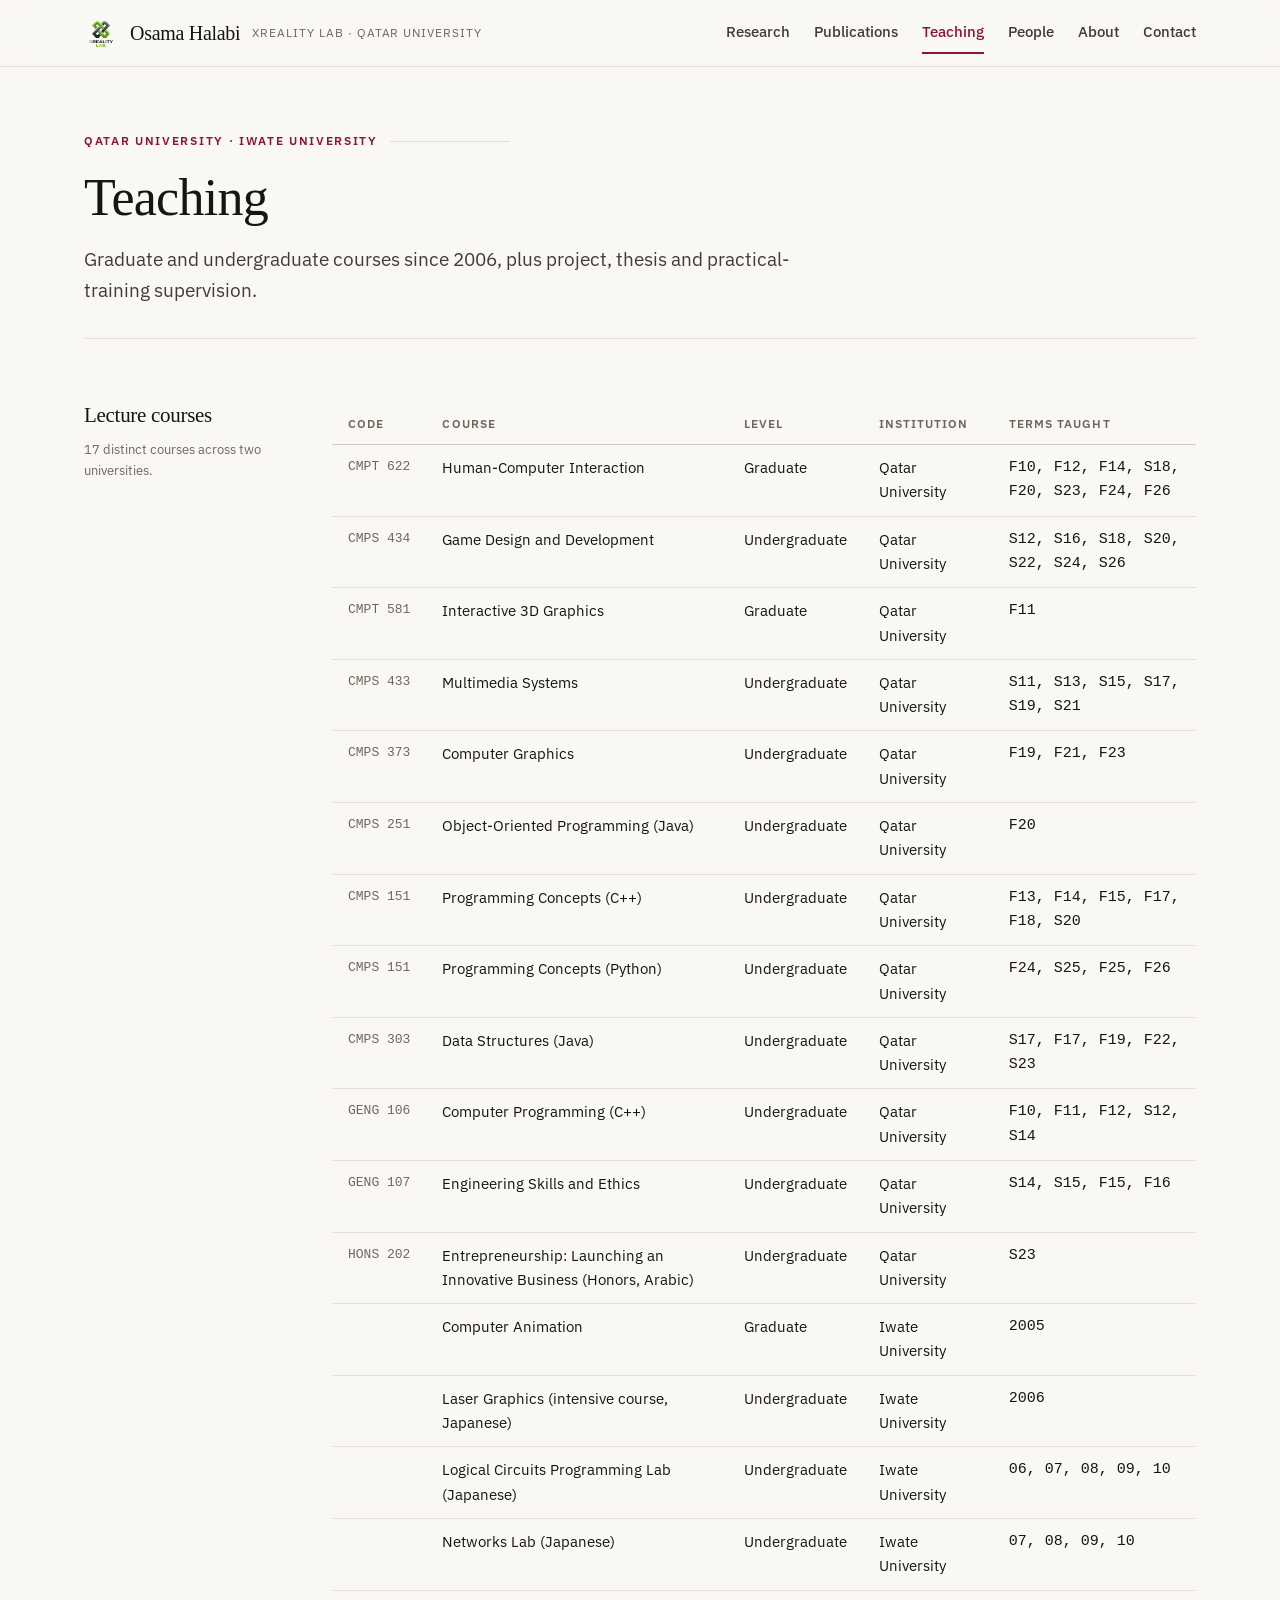
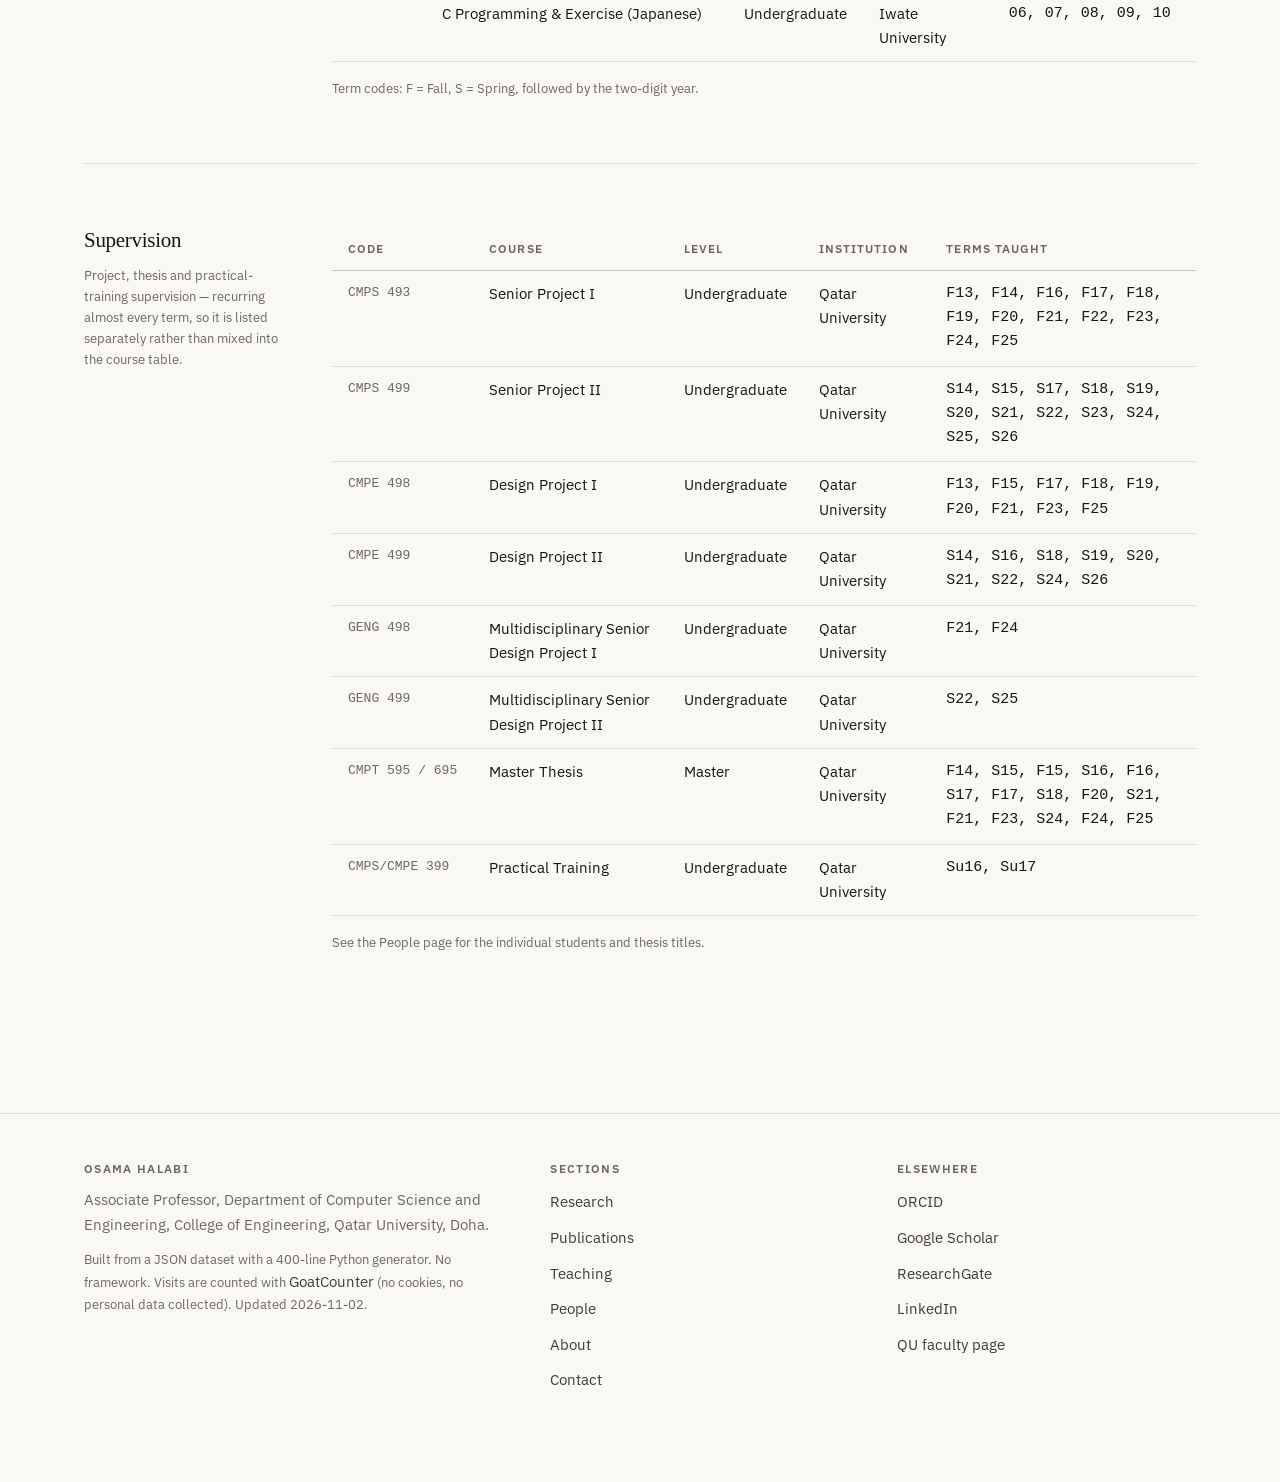
<file: teaching.html>
<!DOCTYPE html>
<html lang="en">
<head>
<meta charset="utf-8">
<meta name="viewport" content="width=device-width, initial-scale=1">
<title>Teaching — Osama Halabi</title>
<meta name="description" content="Courses taught at Qatar University and Iwate University: HCI, game design, computer graphics, multimedia systems and programming.">
<link rel="canonical" href="https://osamahalabi.com/teaching.html">
<meta property="og:type" content="website">
<meta property="og:title" content="Teaching — Osama Halabi">
<meta property="og:description" content="Courses taught at Qatar University and Iwate University: HCI, game design, computer graphics, multimedia systems and programming.">
<meta property="og:url" content="https://osamahalabi.com/teaching.html">
<meta property="og:image" content="https://osamahalabi.com/assets/img/headshot/osama-headshot-wide.jpg">
<meta name="twitter:card" content="summary_large_image">
<link rel="icon" href="assets/img/favicon-32.png" sizes="32x32">
<link rel="apple-touch-icon" href="assets/img/apple-touch-icon.png">
<link rel="stylesheet" href="assets/css/style.css">
<style>
/* Detail sections are only hidden once research.js confirms the drawer works.
   Without JS they stay visible and every project is fully readable. */
.js-drawer #project-details{display:none}
</style>
  <script src="assets/js/site.js" defer></script>
</head>
<body>
<a class="skip-link" href="#main">Skip to content</a>
<header class="masthead">
  <div class="masthead-inner">
    <a class="wordmark" href="index.html">
      <img class="wordmark-logo" src="Logo/xreality-logo-clean-512.png" alt="" width="512" height="512">
      <b>Osama Halabi</b><span>XReality Lab &middot; Qatar University</span>
    </a>
    <button class="nav-toggle" aria-expanded="false" aria-controls="primary-nav">Menu</button>
    <ul class="nav" id="primary-nav"><li><a href="research.html">Research</a></li><li><a href="publications.html">Publications</a></li><li><a href="teaching.html" aria-current="page">Teaching</a></li><li><a href="people.html">People</a></li><li><a href="about.html">About</a></li><li><a href="contact.html">Contact</a></li></ul>
  </div>
</header>
<main id="main">
<div class="wrap">
  <div class="page-head">
    <p class="eyebrow">Qatar University · Iwate University</p>
    <h1 class="title">Teaching</h1>
    <p class="lede">Graduate and undergraduate courses since 2006, plus project, thesis and practical-training supervision.</p>
    
  </div>
</div><div class="wrap">
  <section class="band">
    <div class="railed">
      <div class="rail"><h2>Lecture courses</h2>
        <p>17 distinct courses across two universities.</p></div>
      <div><div class="table-scroll"><table class="data">
        <caption>Term codes: F = Fall, S = Spring, followed by the two-digit year.</caption>
        <thead><tr><th>Code</th><th>Course</th><th>Level</th><th>Institution</th><th>Terms taught</th></tr></thead>
        <tbody><tr>
          <td class="code">CMPT 622</td>
          <td>Human-Computer Interaction</td>
          <td>Graduate</td>
          <td>Qatar University</td>
          <td class="num" style="white-space:normal">F10, F12, F14, S18, F20, S23, F24, F26</td>
        </tr><tr>
          <td class="code">CMPS 434</td>
          <td>Game Design and Development</td>
          <td>Undergraduate</td>
          <td>Qatar University</td>
          <td class="num" style="white-space:normal">S12, S16, S18, S20, S22, S24, S26</td>
        </tr><tr>
          <td class="code">CMPT 581</td>
          <td>Interactive 3D Graphics</td>
          <td>Graduate</td>
          <td>Qatar University</td>
          <td class="num" style="white-space:normal">F11</td>
        </tr><tr>
          <td class="code">CMPS 433</td>
          <td>Multimedia Systems</td>
          <td>Undergraduate</td>
          <td>Qatar University</td>
          <td class="num" style="white-space:normal">S11, S13, S15, S17, S19, S21</td>
        </tr><tr>
          <td class="code">CMPS 373</td>
          <td>Computer Graphics</td>
          <td>Undergraduate</td>
          <td>Qatar University</td>
          <td class="num" style="white-space:normal">F19, F21, F23</td>
        </tr><tr>
          <td class="code">CMPS 251</td>
          <td>Object-Oriented Programming (Java)</td>
          <td>Undergraduate</td>
          <td>Qatar University</td>
          <td class="num" style="white-space:normal">F20</td>
        </tr><tr>
          <td class="code">CMPS 151</td>
          <td>Programming Concepts (C++)</td>
          <td>Undergraduate</td>
          <td>Qatar University</td>
          <td class="num" style="white-space:normal">F13, F14, F15, F17, F18, S20</td>
        </tr><tr>
          <td class="code">CMPS 151</td>
          <td>Programming Concepts (Python)</td>
          <td>Undergraduate</td>
          <td>Qatar University</td>
          <td class="num" style="white-space:normal">F24, S25, F25, F26</td>
        </tr><tr>
          <td class="code">CMPS 303</td>
          <td>Data Structures (Java)</td>
          <td>Undergraduate</td>
          <td>Qatar University</td>
          <td class="num" style="white-space:normal">S17, F17, F19, F22, S23</td>
        </tr><tr>
          <td class="code">GENG 106</td>
          <td>Computer Programming (C++)</td>
          <td>Undergraduate</td>
          <td>Qatar University</td>
          <td class="num" style="white-space:normal">F10, F11, F12, S12, S14</td>
        </tr><tr>
          <td class="code">GENG 107</td>
          <td>Engineering Skills and Ethics</td>
          <td>Undergraduate</td>
          <td>Qatar University</td>
          <td class="num" style="white-space:normal">S14, S15, F15, F16</td>
        </tr><tr>
          <td class="code">HONS 202</td>
          <td>Entrepreneurship: Launching an Innovative Business (Honors, Arabic)</td>
          <td>Undergraduate</td>
          <td>Qatar University</td>
          <td class="num" style="white-space:normal">S23</td>
        </tr><tr>
          <td class="code"></td>
          <td>Computer Animation</td>
          <td>Graduate</td>
          <td>Iwate University</td>
          <td class="num" style="white-space:normal">2005</td>
        </tr><tr>
          <td class="code"></td>
          <td>Laser Graphics (intensive course, Japanese)</td>
          <td>Undergraduate</td>
          <td>Iwate University</td>
          <td class="num" style="white-space:normal">2006</td>
        </tr><tr>
          <td class="code"></td>
          <td>Logical Circuits Programming Lab (Japanese)</td>
          <td>Undergraduate</td>
          <td>Iwate University</td>
          <td class="num" style="white-space:normal">06, 07, 08, 09, 10</td>
        </tr><tr>
          <td class="code"></td>
          <td>Networks Lab (Japanese)</td>
          <td>Undergraduate</td>
          <td>Iwate University</td>
          <td class="num" style="white-space:normal">07, 08, 09, 10</td>
        </tr><tr>
          <td class="code"></td>
          <td>C Programming &amp; Exercise (Japanese)</td>
          <td>Undergraduate</td>
          <td>Iwate University</td>
          <td class="num" style="white-space:normal">06, 07, 08, 09, 10</td>
        </tr></tbody></table></div></div>
    </div>
  </section>
  <section class="band">
    <div class="railed">
      <div class="rail"><h2>Supervision</h2>
        <p>Project, thesis and practical-training supervision — recurring almost every term,
           so it is listed separately rather than mixed into the course table.</p></div>
      <div><div class="table-scroll"><table class="data">
        <caption>See the People page for the individual students and thesis titles.</caption>
        <thead><tr><th>Code</th><th>Course</th><th>Level</th><th>Institution</th><th>Terms taught</th></tr></thead>
        <tbody><tr>
          <td class="code">CMPS 493</td>
          <td>Senior Project I</td>
          <td>Undergraduate</td>
          <td>Qatar University</td>
          <td class="num" style="white-space:normal">F13, F14, F16, F17, F18, F19, F20, F21, F22, F23, F24, F25</td>
        </tr><tr>
          <td class="code">CMPS 499</td>
          <td>Senior Project II</td>
          <td>Undergraduate</td>
          <td>Qatar University</td>
          <td class="num" style="white-space:normal">S14, S15, S17, S18, S19, S20, S21, S22, S23, S24, S25, S26</td>
        </tr><tr>
          <td class="code">CMPE 498</td>
          <td>Design Project I</td>
          <td>Undergraduate</td>
          <td>Qatar University</td>
          <td class="num" style="white-space:normal">F13, F15, F17, F18, F19, F20, F21, F23, F25</td>
        </tr><tr>
          <td class="code">CMPE 499</td>
          <td>Design Project II</td>
          <td>Undergraduate</td>
          <td>Qatar University</td>
          <td class="num" style="white-space:normal">S14, S16, S18, S19, S20, S21, S22, S24, S26</td>
        </tr><tr>
          <td class="code">GENG 498</td>
          <td>Multidisciplinary Senior Design Project I</td>
          <td>Undergraduate</td>
          <td>Qatar University</td>
          <td class="num" style="white-space:normal">F21, F24</td>
        </tr><tr>
          <td class="code">GENG 499</td>
          <td>Multidisciplinary Senior Design Project II</td>
          <td>Undergraduate</td>
          <td>Qatar University</td>
          <td class="num" style="white-space:normal">S22, S25</td>
        </tr><tr>
          <td class="code">CMPT 595 / 695</td>
          <td>Master Thesis</td>
          <td>Master</td>
          <td>Qatar University</td>
          <td class="num" style="white-space:normal">F14, S15, F15, S16, F16, S17, F17, S18, F20, S21, F21, F23, S24, F24, F25</td>
        </tr><tr>
          <td class="code">CMPS/CMPE 399</td>
          <td>Practical Training</td>
          <td>Undergraduate</td>
          <td>Qatar University</td>
          <td class="num" style="white-space:normal">Su16, Su17</td>
        </tr></tbody></table></div></div>
    </div>
  </section>
</div></main>
<footer class="site-footer">
  <div class="footer-inner">
    <div>
      <h3>Osama Halabi</h3>
      <p style="color:var(--muted);font-size:var(--t-base)">
        Associate Professor, Department of Computer Science and Engineering,
        College of Engineering, Qatar University, Doha.
      </p>
      <p class="colophon">Built from a JSON dataset with a 400-line Python generator.
      No framework. Visits are counted with <a href="https://www.goatcounter.com/">GoatCounter</a>
      (no cookies, no personal data collected). Updated 2026-11-02.</p>
    </div>
    <div>
      <h3>Sections</h3>
      <ul><li><a href="research.html">Research</a></li><li><a href="publications.html">Publications</a></li><li><a href="teaching.html">Teaching</a></li><li><a href="people.html">People</a></li><li><a href="about.html">About</a></li><li><a href="contact.html">Contact</a></li></ul>
    </div>
    <div>
      <h3>Elsewhere</h3>
      <ul>
        <li><a href="https://orcid.org/0000-0002-2052-0500">ORCID</a></li>
        <li><a href="https://scholar.google.com/citations?user=jYUTRTcAAAAJ&amp;hl=en">Google Scholar</a></li>
        <li><a href="https://www.researchgate.net/profile/Osama-Halabi">ResearchGate</a></li>
        <li><a href="https://www.linkedin.com/in/osamahalabi/">LinkedIn</a></li>
        <li><a href="http://qufaculty.qu.edu.qa/ohalabi/">QU faculty page</a></li>
      </ul>
    </div>
  </div>
</footer>
<script data-goatcounter="https://ohalabi.goatcounter.com/count" async src="//gc.zgo.at/count.js"></script>
</body>
</html>
</file>
<file: assets/css/style.css>
/* ==========================================================================
   osamahalabi.com — design system  (v2, "paper & ink")
   --------------------------------------------------------------------------
   Light editorial direction. Everything below is tokens + a small set of
   components. Add a component here rather than writing one-off CSS in
   scripts/build.py.

   Why light, not the previous navy: 54 of the site's images are screenshots,
   plots and system diagrams captured on white backgrounds. On navy they sit
   in dark boxes and read as muddy holes in the page; on paper they read as
   figures. The imagery is the strongest asset here, so the page defers to it.
   ========================================================================== */

/* ---------- self-hosted body face (carried over from v1) ---------- */
@font-face{font-family:"IBM Plex Sans";font-style:normal;font-weight:400;font-display:swap;
  src:url("../fonts/ibm-plex-sans-400.woff2") format("woff2")}
@font-face{font-family:"IBM Plex Sans";font-style:normal;font-weight:500;font-display:swap;
  font-weight:500;src:url("../fonts/ibm-plex-sans-500.woff2") format("woff2")}
@font-face{font-family:"IBM Plex Sans";font-style:normal;font-weight:600;font-display:swap;
  src:url("../fonts/ibm-plex-sans-600.woff2") format("woff2")}
@font-face{font-family:"IBM Plex Sans";font-style:normal;font-weight:700;font-display:swap;
  src:url("../fonts/ibm-plex-sans-700.woff2") format("woff2")}

:root{
  /* ---- surface & ink ---- */
  --paper:      #faf8f4;   /* page */
  --paper-card: #ffffff;   /* raised surfaces */
  --paper-sunk: #f3f0ea;   /* inset / table stripe / image letterbox */
  --ink:        #17150f;
  --ink-2:      #403d34;
  --muted:      #6d685c;
  --rule:       #e4dfd4;
  --rule-2:     #d0c9ba;
  /* darker than --rule-2 on purpose: buttons/chips/search inputs have almost
     no fill contrast against the page (paper-card is only 1.06:1 off paper),
     so their border is the only thing marking the boundary -- WCAG 1.4.11
     needs 3:1 for that. --rule-2 stays for decorative hairlines/hover states
     where a fill, icon or adjacent text already carries the boundary. */
  --rule-3:     #968763;

  /* ---- accent: Qatar University maroon. Identity only —
         nav state, eyebrows, links, primary action. Never decoration. ---- */
  --accent:      #8a1538;
  --accent-deep: #6d0f2c;
  --accent-soft: #f7ebef;

  --ok: #1a7f52;   /* "active"/"ongoing" state dot */

  /* ---- project theme hues. Redundant with the text label on every badge,
         so colour is never the only channel carrying meaning. ---- */
  --t-haptics:  #a8501e;
  --t-vr:       #1f5fa8;
  --t-ar:       #0f766e;
  --t-health:   #6b3fa0;
  --t-mobility: #7c5a00;
  --t-laser:    #be185d;
  --t-sensing:  #3f6212;

  /* ---- type ---- */
  --sans: "IBM Plex Sans", -apple-system, BlinkMacSystemFont, "Segoe UI", Roboto, Helvetica, Arial, sans-serif;
  /* No webfont for display: Palatino Linotype ships on Windows, Iowan Old
     Style on macOS, Georgia everywhere. Zero bytes, zero CDN, and none of
     them are the default-AI-pick faces PLAN.md warns about. */
  --serif: "Iowan Old Style", "Palatino Linotype", Palatino, "Book Antiqua", Georgia, "Times New Roman", serif;
  --mono: ui-monospace, "SFMono-Regular", "SF Mono", "Cascadia Mono", Menlo, Consolas, monospace;

  --t-xs: .75rem;  --t-sm: .8125rem; --t-base: .9375rem;
  --t-md: 1.0625rem; --t-lg: 1.1875rem;
  --t-h3: 1.3125rem;
  --t-h2: clamp(1.5rem, 2.4vw, 1.875rem);
  --t-h1: clamp(2.125rem, 5vw, 3.25rem);
  --t-hero: clamp(2.5rem, 6.2vw, 4.25rem);

  /* ---- space ---- */
  --s1:4px; --s2:8px; --s3:12px; --s4:16px; --s5:24px;
  --s6:32px; --s7:48px; --s8:64px; --s9:96px; --s10:128px;

  --wide: 1160px;     /* grids, tables */
  --prose: 66ch;      /* running text */
  --radius: 3px;      /* deliberately near-square: rounded-card grids are a
                         generated-UI tell (PLAN.md §1) */
  --ease: cubic-bezier(.22,.61,.36,1);
  --shadow: 0 1px 2px rgba(23,21,15,.04), 0 6px 20px -8px rgba(23,21,15,.10);
  --shadow-lg: 0 24px 64px -16px rgba(23,21,15,.28);
}

*,*::before,*::after{box-sizing:border-box}
/* Components below set display:flex/grid, which outranks the user-agent
   [hidden]{display:none} rule — so filtered-out cards and rows would stay on
   screen while the result count said otherwise. Restate it with weight. */
[hidden]{display:none !important}
html{-webkit-text-size-adjust:100%; scroll-behavior:smooth}
body{
  margin:0; background:var(--paper); color:var(--ink);
  font-family:var(--sans); font-size:var(--t-md); line-height:1.62;
  -webkit-font-smoothing:antialiased; text-rendering:optimizeLegibility;
}
body.is-locked{overflow:hidden}
img{max-width:100%; display:block}
a{color:var(--accent); text-decoration-thickness:1px; text-underline-offset:2px}
a:hover{color:var(--accent-deep)}
button{font:inherit; color:inherit}
h1,h2,h3,h4{margin:0; font-weight:400; letter-spacing:-.014em; line-height:1.18}
p{margin:0}
:focus-visible{outline:2px solid var(--accent); outline-offset:3px; border-radius:2px}

.wrap{max-width:var(--wide); margin:0 auto; padding:0 var(--s5)}
.prose{max-width:var(--prose)}
.skip-link{position:absolute; left:-9999px; background:var(--accent); color:#fff;
  padding:var(--s2) var(--s4); z-index:200; font-weight:600}
.skip-link:focus{left:var(--s3); top:var(--s3)}

/* ==========================================================================
   MASTHEAD
   ========================================================================== */
.masthead{
  position:sticky; top:0; z-index:40;
  background:rgba(250,248,244,.88);
  backdrop-filter:saturate(180%) blur(12px);
  -webkit-backdrop-filter:saturate(180%) blur(12px);
  border-bottom:1px solid var(--rule);
}
.masthead-inner{
  max-width:var(--wide); margin:0 auto; padding:var(--s3) var(--s5);
  display:flex; align-items:center; gap:var(--s5);
}
.wordmark{
  display:flex; align-items:center; gap:var(--s3);
  text-decoration:none; color:var(--ink); flex:none;
}
.wordmark-logo{height:34px; width:auto; flex:none}
.wordmark b{font-family:var(--serif); font-weight:400; font-size:1.25rem; letter-spacing:-.015em}
.wordmark span{font-size:var(--t-xs); color:var(--muted); letter-spacing:.08em; text-transform:uppercase}
@media (max-width:900px){ .wordmark span{display:none} }

.nav{margin-left:auto; display:flex; gap:var(--s5); list-style:none; padding:0; margin-block:0}
.nav a{
  text-decoration:none; color:var(--ink-2); font-size:var(--t-base); font-weight:500;
  padding:var(--s2) 0; border-bottom:2px solid transparent; display:block;
  transition:color .16s var(--ease), border-color .16s var(--ease);
}
.nav a:hover{color:var(--ink)}
.nav a[aria-current="page"]{color:var(--accent); border-bottom-color:var(--accent)}

/* padding sized for a ~42px tap target -- this control only ever renders on
   the touch-first mobile breakpoint below (display:block in the query),
   so the larger hit area costs nothing on desktop. */
.nav-toggle{display:none; margin-left:auto; background:none; border:1px solid var(--rule-2);
  border-radius:var(--radius); padding:13px 16px; cursor:pointer; font-size:var(--t-sm); font-weight:600}
@media (max-width:760px){
  .nav-toggle{display:block}
  .nav{
    position:absolute; left:0; right:0; top:100%; margin:0; padding:var(--s3) var(--s5) var(--s5);
    flex-direction:column; gap:0; background:var(--paper); border-bottom:1px solid var(--rule);
  }
  .nav[hidden]{display:none}
  .nav a{padding:var(--s3) 0; border-bottom:1px solid var(--rule)}
  .nav a[aria-current="page"]{border-bottom-color:var(--accent)}
}

/* ==========================================================================
   PAGE HEADER + SECTIONS
   ========================================================================== */
.page-head{padding:var(--s8) 0 var(--s6); border-bottom:1px solid var(--rule)}
.eyebrow{
  font-size:var(--t-xs); letter-spacing:.14em; text-transform:uppercase;
  color:var(--accent); font-weight:600; margin:0 0 var(--s4);
  display:flex; align-items:center; gap:var(--s3);
}
.eyebrow::after{content:""; height:1px; flex:1; background:var(--rule); max-width:120px}
h1.title{font-family:var(--serif); font-size:var(--t-h1); max-width:18ch}

/* Research page only: the eyebrow/title/lede stack keeps the normal text
   eyebrow (other pages use the same pattern), with the XReality Lab mark
   placed beside it on the right -- a distinct brand moment rather than
   standing in for the text. Flat on the paper background, no card/shadow
   -- see CLAUDE.md hard rules. */
.research-masthead{display:flex; align-items:center; justify-content:space-between; gap:var(--s7); flex-wrap:wrap}
.research-masthead-text{flex:1 1 420px; min-width:280px}
.research-masthead .lab-mark{height:140px; width:auto; flex:none}
@media (max-width:720px){
  .research-masthead{flex-direction:column-reverse; align-items:flex-start}
  .research-masthead .lab-mark{height:96px}
}
.lede{margin-top:var(--s4); font-size:var(--t-lg); color:var(--ink-2); max-width:var(--prose)}

/* "on this page" links for pages that grow long -- Research now has 50
   project cards above the funding table, which used to mean scrolling
   past all of them to reach it. */
.jump-nav{display:flex; flex-wrap:wrap; gap:var(--s5); margin-top:var(--s5); font-size:var(--t-sm)}
.jump-nav a{color:var(--muted); text-decoration:none; border-bottom:1px solid transparent; padding-bottom:1px}
.jump-nav a:hover{color:var(--ink); border-color:var(--rule-2)}
@media (max-width:760px){ .jump-nav a{display:inline-block; padding:8px 0} }
/* vertical variant: sits inside a 200px sticky .rail (see About's Service
   section), so it needs to stack rather than wrap horizontally */
.jump-nav.vertical{flex-direction:column; gap:var(--s2); margin-top:var(--s4)}
/* Universal fallback so ANY future anchor target clears the sticky
   masthead (~57px) without needing its id added here by hand -- the two
   rules below stay because pages with a sticky .toolbar (Research) need
   more clearance than this default and take precedence as ID selectors. */
:target, [id]{scroll-margin-top:96px}
/* offset so the sticky masthead + toolbar don't cover the heading being
   jumped to (masthead ~57px + toolbar ~64px, see .toolbar top:57px) */
#project-grid, #funding, #research-interests{scroll-margin-top:132px}
#glance, #education, #positions, #awards, #service, [id^="svc-"]{scroll-margin-top:76px}
/* Publications' year headings: same toolbar-clearance case as
   #project-grid above, but the ids are per-year (y-2020, y-2019, ...) so
   there's no fixed list to enumerate -- target the class instead. */
.year-head{scroll-margin-top:132px}

/* Home page, between the hero and the stats band -- a brand/mission
   moment. Logo and copy sit side by side (not stacked) and the band
   takes reduced vertical padding so the stats band below still clears
   the fold on a typical laptop viewport. */
.mission-band{display:flex; align-items:center; gap:var(--s6); padding:var(--s6) 0}
.mission-band .lab-mark{height:88px; width:auto; flex:none}
.lab-mark-link{flex:none; display:block; transition:opacity .15s var(--ease)}
.lab-mark-link:hover{opacity:.75}
/* the positioning sentence carries this band on its own -- no separate
   heading above it, set large enough (19px) to read as one. */
.mission-statement{font-size:var(--t-lg); color:var(--ink-2); max-width:var(--prose); margin:0}
@media (max-width:600px){
  .mission-band{flex-direction:column; align-items:flex-start; gap:var(--s4)}
}

section.band{padding:var(--s8) 0; border-bottom:1px solid var(--rule)}
section.band:last-of-type{border-bottom:none}
h2.section-title{
  font-family:var(--serif); font-size:var(--t-h2); margin-bottom:var(--s2);
}
.section-note{color:var(--muted); font-size:var(--t-base); margin-bottom:var(--s6); max-width:var(--prose)}
h3.sub{font-size:var(--t-h3); font-family:var(--serif); margin:var(--s7) 0 var(--s4)}
h3.sub:first-child{margin-top:0}

/* two-column: sticky label rail + content. The rail is what stops long
   data pages reading as one undifferentiated scroll. */
.railed{display:grid; grid-template-columns:200px 1fr; gap:var(--s7)}
.railed > *{min-width:0}
.railed > .rail{position:sticky; top:110px; align-self:start}
.rail h2{font-family:var(--serif); font-size:var(--t-h3); margin-bottom:var(--s3)}
.rail p{font-size:var(--t-sm); color:var(--muted)}
@media (max-width:860px){
  .railed{grid-template-columns:1fr; gap:var(--s5)}
  .railed > .rail{position:static}
}

/* Publications' year rail sits under both the masthead AND the sticky
   filter toolbar (unlike About/Teaching's rail, which only clears the
   masthead) -- needs the taller offset used for #project-grid etc. */
.pub-year-rail{top:132px}
.pub-year-rail .jump-nav a{display:flex; justify-content:space-between; gap:var(--s3)}
.pub-year-rail .jump-nav a[aria-current="true"]{color:var(--ink); font-weight:600; border-color:var(--rule-2)}
.rail-n{opacity:.55; font-size:var(--t-xs); font-variant-numeric:tabular-nums}

/* ==========================================================================
   HOME HERO
   ========================================================================== */
.hero{display:grid; grid-template-columns:1.35fr .65fr; gap:var(--s8);
  align-items:stretch; padding:var(--s8) 0; border-bottom:1px solid var(--rule)}
.hero h1{font-family:var(--serif); font-size:var(--t-hero); letter-spacing:-.026em; max-width:14ch}
.hero .standfirst{margin-top:var(--s5); font-size:var(--t-lg); color:var(--ink-2); max-width:52ch}
.hero .affil{margin-top:var(--s5); font-size:var(--t-base); color:var(--muted)}
/* height:100% (not a fixed aspect-ratio) so the portrait always matches the
   text column's own height -- align-items:stretch makes both grid items
   span the same row, and the image fills it exactly, cropped via
   object-fit. A fixed aspect-ratio here previously made the image taller
   or shorter than the copy next to it, leaving dead space on whichever
   side was shorter. This also sidesteps the img width/height-attribute
   conflict noted below: height:100% is a definite value with real
   specificity, so it always wins over the HTML attributes' implied size. */
.hero-portrait{width:100%; height:100%; object-fit:cover; border:1px solid var(--rule);
  border-radius:var(--radius); background:var(--paper-sunk)}
@media (max-width:860px){
  /* single-column below 860px -- nothing to stretch to match, so fall
     back to a fixed ratio sized for a portrait sitting under the text */
  .hero{grid-template-columns:1fr; gap:var(--s6); padding-top:var(--s7)}
  .hero-portrait{max-width:260px; height:auto; aspect-ratio:1}
}

.actions{display:flex; flex-wrap:wrap; gap:var(--s3); margin-top:var(--s6)}
.btn{
  display:inline-flex; align-items:center; gap:var(--s2); text-decoration:none;
  font-size:var(--t-base); font-weight:600; padding:9px 18px; border-radius:var(--radius);
  border:1px solid var(--rule-3); background:var(--paper-card); color:var(--ink);
  transition:background .16s var(--ease), border-color .16s var(--ease), color .16s var(--ease);
}
.btn:hover{border-color:var(--ink); color:var(--ink)}
.btn-primary{background:var(--accent); border-color:var(--accent); color:#fff}
.btn-primary:hover{background:var(--accent-deep); border-color:var(--accent-deep); color:#fff}
.btn svg{width:15px; height:15px; stroke:currentColor; fill:none; stroke-width:1.9;
  stroke-linecap:round; stroke-linejoin:round}

/* ---- figure strip / stats ---- */
.figures{display:flex; flex-wrap:wrap; gap:var(--s4) var(--s8)}
.figure b{display:block; font-family:var(--serif); font-size:2rem; font-weight:400; line-height:1.1}
.figure span{font-size:var(--t-xs); letter-spacing:.09em; text-transform:uppercase; color:var(--muted)}

/* ==========================================================================
   PROJECT GRID + CARDS
   ========================================================================== */
.toolbar{
  position:sticky; top:57px; z-index:30; background:rgba(250,248,244,.9);
  backdrop-filter:saturate(180%) blur(12px); -webkit-backdrop-filter:saturate(180%) blur(12px);
  border-bottom:1px solid var(--rule); margin-bottom:var(--s5);
}
.toolbar-inner{max-width:var(--wide); margin:0 auto; padding:var(--s3) var(--s5);
  display:flex; align-items:center; gap:var(--s4) var(--s5); flex-wrap:wrap}
.chips{display:flex; gap:6px; flex-wrap:wrap; align-items:center; padding:0; margin:0; list-style:none}
.chip{
  border:1px solid var(--rule-3); background:var(--paper-card); border-radius:999px;
  padding:5px 13px; font-size:var(--t-sm); font-weight:500; color:var(--ink-2);
  cursor:pointer; white-space:nowrap;
  transition:background .16s var(--ease), color .16s var(--ease), border-color .16s var(--ease);
}
.chip:hover{border-color:var(--ink-2)}
.chip[aria-pressed="true"]{background:var(--ink); border-color:var(--ink); color:#fff}
.chip .n{opacity:.55; margin-left:5px; font-size:var(--t-xs); font-variant-numeric:tabular-nums}
.rule-v{width:1px; height:20px; background:var(--rule-2); flex:none}
/* larger tap target on touch viewports; unchanged on desktop, where the
   dense multi-row chip toolbar (7 subject + 3 era chips) needs the compact
   size to avoid excessive wrapping under a mouse pointer. */
@media (max-width:760px){ .chip{padding:12px 15px} }

.search{position:relative; margin-left:auto; flex:0 1 220px; min-width:160px}
.search input{
  width:100%; border:1px solid var(--rule-3); background:var(--paper-card); border-radius:999px;
  padding:6px 13px 6px 32px; font-size:var(--t-sm); color:var(--ink);
}
.search input:focus{outline:none; border-color:var(--accent); box-shadow:0 0 0 3px var(--accent-soft)}
.search svg{position:absolute; left:11px; top:50%; transform:translateY(-50%);
  width:13px; height:13px; stroke:var(--muted); fill:none; stroke-width:2; pointer-events:none}
@media (max-width:640px){ .search{flex-basis:100%; margin-left:0; order:9} }
@media (max-width:760px){ .search input{padding-top:11px; padding-bottom:11px} }

.result-line{font-size:var(--t-sm); color:var(--muted); margin-bottom:var(--s4)}

.project-grid{display:grid; gap:var(--s5); grid-template-columns:repeat(auto-fill,minmax(288px,1fr));
  padding:0 0 var(--s8)}
/* the home page's four featured cards: a fixed 4-up, so they never leave one
   orphan on a second row the way auto-fill does at some widths */
.project-grid.featured{grid-template-columns:repeat(4,1fr); padding-bottom:0}
@media (max-width:1080px){ .project-grid.featured{grid-template-columns:repeat(2,1fr)} }
@media (max-width:560px){ .project-grid.featured{grid-template-columns:1fr} }
/* four-up, so the blurb stays to two lines where the research grid's
   three-up cards can afford three */
.project-grid.featured .pcard p{-webkit-line-clamp:2}

.pcard{
  position:relative; display:flex; flex-direction:column; background:var(--paper-card);
  border:1px solid var(--rule); border-radius:var(--radius); overflow:hidden;
  transition:transform .2s var(--ease), box-shadow .2s var(--ease), border-color .2s var(--ease);
}
.pcard:hover{transform:translateY(-3px); box-shadow:var(--shadow); border-color:var(--rule-2)}
.pcard:focus-within{outline:2px solid var(--accent); outline-offset:2px}
.pcard-media{aspect-ratio:16/10; background:var(--paper-sunk); overflow:hidden; border-bottom:1px solid var(--rule)}
/* contain, not cover: these are diagrams and plots — cropping them destroys
   the content. The letterbox is the sunk paper tone, so it reads as a plate. */
.pcard-media img{width:100%; height:100%; object-fit:contain; transition:transform .45s var(--ease)}
.pcard:hover .pcard-media img{transform:scale(1.03)}
.pcard-media.empty{display:grid; place-items:center}
.pcard-media.empty svg{width:44px; height:44px; stroke:var(--rule-2); fill:none; stroke-width:1.2}

.pcard-body{padding:var(--s4); display:flex; flex-direction:column; flex:1; gap:var(--s3)}
.pcard h3{font-family:var(--serif); font-size:var(--t-h3); line-height:1.24}
.pcard h3 a{color:inherit; text-decoration:none}
.pcard h3 a::after{content:""; position:absolute; inset:0; z-index:1}
.pcard p{font-size:var(--t-base); color:var(--muted); line-height:1.5;
  display:-webkit-box; -webkit-line-clamp:3; -webkit-box-orient:vertical; overflow:hidden}
.pcard-foot{margin-top:auto; padding-top:var(--s3); border-top:1px solid var(--rule);
  display:flex; align-items:center; gap:var(--s3); font-size:var(--t-xs); color:var(--muted)}
.pcard-foot .count{margin-left:auto; font-variant-numeric:tabular-nums}

.tag{
  font-size:var(--t-xs); font-weight:600; letter-spacing:.05em; text-transform:uppercase;
  color:var(--th, var(--muted)); display:inline-flex; align-items:center; gap:5px;
}
.tag::before{content:""; width:7px; height:7px; border-radius:1px; background:currentColor; flex:none}

[data-theme="haptics"] { --th:var(--t-haptics) }
[data-theme="vr"]      { --th:var(--t-vr) }
[data-theme="ar"]      { --th:var(--t-ar) }
[data-theme="health"]  { --th:var(--t-health) }
[data-theme="mobility"]{ --th:var(--t-mobility) }
[data-theme="laser"]   { --th:var(--t-laser) }
[data-theme="sensing"] { --th:var(--t-sensing) }

.empty-state{grid-column:1/-1; text-align:center; padding:var(--s9) var(--s5); color:var(--muted)}
.empty-state b{display:block; font-family:var(--serif); font-size:1.3rem; color:var(--ink); font-weight:400; margin-bottom:var(--s2)}

/* ==========================================================================
   PROJECT DRAWER
   ========================================================================== */
.scrim{position:fixed; inset:0; z-index:50; background:rgba(23,21,15,.4);
  opacity:0; pointer-events:none; transition:opacity .28s var(--ease)}
.scrim.open{opacity:1; pointer-events:auto}
.drawer{
  position:fixed; top:0; right:0; bottom:0; z-index:60; width:min(660px,100%);
  background:var(--paper-card); box-shadow:var(--shadow-lg);
  transform:translateX(101%); transition:transform .38s var(--ease);
  display:flex; flex-direction:column; overscroll-behavior:contain;
}
.drawer.open{transform:none}
.drawer-bar{display:flex; align-items:center; gap:var(--s3); flex:none;
  padding:var(--s3) var(--s5); border-bottom:1px solid var(--rule)}
.iconbtn{width:32px; height:32px; flex:none; display:grid; place-items:center; cursor:pointer;
  border:1px solid var(--rule); background:var(--paper-card); border-radius:var(--radius)}
.iconbtn:hover{background:var(--paper-sunk); border-color:var(--rule-2)}
.iconbtn svg{width:14px; height:14px; stroke:var(--ink-2); fill:none; stroke-width:2; stroke-linecap:round}
.iconbtn.copied{background:var(--accent-soft); border-color:var(--accent)}
.drawer-bar .iconbtn:first-of-type{margin-left:auto}
.drawer-scroll{overflow-y:auto; flex:1}
.drawer-body{padding:var(--s6) var(--s7) var(--s9)}
.drawer-body h2{font-family:var(--serif); font-size:1.75rem; margin-bottom:var(--s4)}
@media (max-width:640px){ .drawer-body{padding:var(--s5) var(--s5) var(--s8)} }

.meta-grid{display:grid; grid-template-columns:repeat(auto-fit,minmax(130px,1fr));
  gap:1px; background:var(--rule); border:1px solid var(--rule);
  border-radius:var(--radius); overflow:hidden; margin:var(--s5) 0}
.meta-grid > div{background:var(--paper-card); padding:10px 13px}
.meta-grid dt{font-size:var(--t-xs); letter-spacing:.08em; text-transform:uppercase; color:var(--muted)}
.meta-grid dd{margin:2px 0 0; font-size:var(--t-base); font-weight:600}

.drawer-body h4{font-size:var(--t-xs); letter-spacing:.12em; text-transform:uppercase;
  color:var(--accent); font-weight:600; margin:var(--s7) 0 var(--s4);
  padding-bottom:var(--s2); border-bottom:1px solid var(--rule)}
.drawer-body .body-copy p{margin-bottom:var(--s4); color:var(--ink-2)}
.drawer-body .body-copy p:last-child{margin-bottom:0}

.plates{display:grid; gap:var(--s4); grid-template-columns:repeat(auto-fit,minmax(200px,1fr))}
.plate{border:1px solid var(--rule); border-radius:var(--radius); background:var(--paper-sunk);
  padding:var(--s2); margin:0}
.plate img{width:100%; height:auto; border-radius:2px; background:#fff}
.plate figcaption{font-size:var(--t-xs); color:var(--muted); padding:6px 4px 2px; font-variant-numeric:tabular-nums}

.pager{display:flex; gap:var(--s3); border-top:1px solid var(--rule);
  padding-top:var(--s5); margin-top:var(--s7)}
.pager button{flex:1; min-width:0; text-align:left; cursor:pointer; padding:10px 13px;
  background:var(--paper-card); border:1px solid var(--rule); border-radius:var(--radius)}
.pager button:hover:not(:disabled){border-color:var(--ink); background:var(--paper-sunk)}
.pager button:disabled{opacity:.4; cursor:default}
.pager span{display:block; font-size:var(--t-xs); letter-spacing:.08em; text-transform:uppercase; color:var(--muted)}
.pager strong{display:-webkit-box; font-weight:600; font-size:var(--t-sm); line-height:1.3; margin-top:2px;
  -webkit-line-clamp:2; -webkit-box-orient:vertical; overflow:hidden}
.pager .nx{text-align:right}

/* ==========================================================================
   ENTRY LISTS  (publications, awards, service, grants, people)
   ========================================================================== */
.entries{list-style:none; margin:0; padding:0}
.entry{display:grid; grid-template-columns:5.5rem 1fr; gap:var(--s5);
  padding:var(--s4) 0; border-bottom:1px solid var(--rule)}
.entry:last-child{border-bottom:none}
.entry .k{font-family:var(--mono); font-size:var(--t-sm); color:var(--muted);
  font-variant-numeric:tabular-nums; padding-top:2px}
.entry .t{font-size:var(--t-base); line-height:1.5}
.entry .t b{font-weight:600; color:var(--ink)}
.entry .t .m{display:block; color:var(--muted); font-size:var(--t-sm); margin-top:3px}
.entry .t .m em{font-style:italic}
@media (max-width:560px){
  .entry{grid-template-columns:1fr; gap:var(--s1)}
  .entry .k{padding-top:0}
}

/* year headings inside a long list */
.year-head{display:flex; align-items:baseline; gap:var(--s4); margin:var(--s7) 0 var(--s2)}
.year-head:first-child{margin-top:0}
.year-head h2{font-family:var(--serif); font-size:1.375rem}
.year-head span{font-size:var(--t-xs); color:var(--muted); font-variant-numeric:tabular-nums}
.year-head::after{content:""; flex:1; height:1px; background:var(--rule)}

/* pill for publication type */
.ptype{display:inline-block; font-size:var(--t-xs); font-weight:600; letter-spacing:.04em;
  text-transform:uppercase; color:var(--muted); border:1px solid var(--rule-2);
  border-radius:999px; padding:1px 8px; margin-right:var(--s2); vertical-align:1px}

/* per-entry citation export -- <details> so it works with zero JS (the
   text is there to select and copy by hand); the Copy buttons are a JS
   enhancement on top, not a requirement. */
.cite{margin-top:var(--s3)}
.cite summary{font-size:var(--t-xs); color:var(--muted); cursor:pointer; width:max-content}
.cite summary:hover{color:var(--ink)}
.cite-body{margin-top:var(--s3); display:flex; flex-direction:column; gap:var(--s3); max-width:60ch}
.cite-block{background:var(--paper-sunk); border:1px solid var(--rule); border-radius:var(--radius); padding:var(--s3)}
.cite-row{display:flex; align-items:center; justify-content:space-between; gap:var(--s3); margin-bottom:var(--s2)}
.cite-label{font-size:var(--t-xs); font-weight:600; letter-spacing:.06em; text-transform:uppercase; color:var(--muted)}
.cite-text{font-size:var(--t-sm); color:var(--ink-2); line-height:1.5; white-space:pre-wrap; word-break:break-word; margin:0}
pre.cite-text{font-family:var(--mono)}
.copy-btn{font-size:var(--t-xs); font-weight:600; color:var(--muted); background:none;
  border:1px solid var(--rule-3); border-radius:999px; padding:3px 10px; cursor:pointer;
  transition:color .16s var(--ease), border-color .16s var(--ease)}
.copy-btn:hover{color:var(--ink); border-color:var(--rule-2)}

/* ==========================================================================
   TABLES
   ========================================================================== */
.table-scroll{overflow-x:auto; margin:0 calc(var(--s5) * -1); padding:0 var(--s5)}
table.data{width:100%; border-collapse:collapse; font-size:var(--t-base); min-width:560px}
table.data th,table.data td{text-align:left; padding:11px var(--s4); border-bottom:1px solid var(--rule);
  vertical-align:top}
table.data thead th{font-size:var(--t-xs); letter-spacing:.09em; text-transform:uppercase;
  color:var(--muted); font-weight:600; border-bottom:1px solid var(--rule-2)}
table.data tbody tr:hover{background:var(--paper-sunk)}
table.data td.num{font-family:var(--mono); font-variant-numeric:tabular-nums; white-space:nowrap}
table.data td.code{font-family:var(--mono); font-size:var(--t-sm); color:var(--muted); white-space:nowrap}
/* funding tables: the project title is the column that matters and the
   award code can be long (some run 50+ chars) -- give title priority
   width and let the code sit underneath, wrapping freely, instead of
   forcing its own nowrap column that squeezes the title into a scroll. */
table.data td.col-title{width:46%}
table.data .code-sub{display:block; margin-top:3px; font-family:var(--mono);
  font-size:var(--t-xs); color:var(--muted); white-space:normal; overflow-wrap:anywhere}
table.data caption{caption-side:bottom; text-align:left; padding-top:var(--s4);
  font-size:var(--t-sm); color:var(--muted)}

.state{display:inline-flex; align-items:center; gap:6px; font-size:var(--t-xs);
  text-transform:uppercase; letter-spacing:.06em; font-weight:600; color:var(--muted); white-space:nowrap}
.state::before{content:""; width:7px; height:7px; border-radius:50%; background:var(--rule-2)}
.state.on{color:var(--ok)}
.state.on::before{background:var(--ok); box-shadow:0 0 0 3px rgba(26,127,82,.14)}

/* ==========================================================================
   MISC
   ========================================================================== */
.cols{display:grid; gap:var(--s6); grid-template-columns:repeat(auto-fit,minmax(260px,1fr))}
.taglist{display:flex; flex-wrap:wrap; gap:var(--s2); list-style:none; padding:0; margin:0}
.taglist li{border:1px solid var(--rule-2); border-radius:999px; padding:3px 12px;
  font-size:var(--t-sm); color:var(--ink-2)}

.def{margin:0}
.def > div{padding:var(--s4) 0; border-bottom:1px solid var(--rule); display:grid;
  grid-template-columns:9rem 1fr; gap:var(--s5)}
.def > div:last-child{border-bottom:none}
.def dt{font-size:var(--t-sm); color:var(--muted)}
.def dd{margin:0}
@media (max-width:560px){ .def > div{grid-template-columns:1fr; gap:var(--s1)} }

.callout{border-left:2px solid var(--accent); padding:var(--s2) 0 var(--s2) var(--s5);
  color:var(--ink-2)}

.cardlink{display:block; text-decoration:none; color:inherit; background:var(--paper-card);
  border:1px solid var(--rule); border-radius:var(--radius); padding:var(--s5);
  transition:border-color .18s var(--ease), transform .18s var(--ease), box-shadow .18s var(--ease)}
.cardlink:hover{border-color:var(--rule-2); transform:translateY(-2px); box-shadow:var(--shadow)}
.cardlink h3{font-family:var(--serif); font-size:var(--t-h3); margin-bottom:var(--s2)}
.cardlink p{font-size:var(--t-base); color:var(--muted)}
.cardlink .go{display:inline-block; margin-top:var(--s4); font-size:var(--t-sm);
  font-weight:600; color:var(--accent)}

/* ==========================================================================
   FOOTER
   ========================================================================== */
.site-footer{border-top:1px solid var(--rule); margin-top:var(--s9); padding:var(--s7) 0 var(--s8)}
.footer-inner{max-width:var(--wide); margin:0 auto; padding:0 var(--s5);
  display:grid; grid-template-columns:1.4fr 1fr 1fr; gap:var(--s7)}
.site-footer h3{font-size:var(--t-xs); letter-spacing:.11em; text-transform:uppercase;
  color:var(--muted); font-weight:600; margin-bottom:var(--s3)}
.site-footer ul{list-style:none; padding:0; margin:0; display:grid; gap:var(--s2)}
.site-footer a{color:var(--ink-2); text-decoration:none; font-size:var(--t-base)}
.site-footer a:hover{color:var(--accent); text-decoration:underline}
@media (max-width:760px){ .site-footer a{display:inline-block; padding:6px 0} }
.site-footer .colophon{font-size:var(--t-sm); color:var(--muted); margin-top:var(--s3)}
@media (max-width:760px){ .footer-inner{grid-template-columns:1fr; gap:var(--s5)} }

@media (prefers-reduced-motion:reduce){
  html{scroll-behavior:auto}
  *{transition-duration:.01ms !important; animation-duration:.01ms !important}
}

/* print: the CV-adjacent pages get printed by committees more often than
   anyone expects */
@media print{
  .masthead,.toolbar,.site-footer,.actions,.drawer,.scrim,.cite{display:none !important}
  body{background:#fff; font-size:10.5pt}
  .entry{break-inside:avoid}
  a{color:#000; text-decoration:none}
}
</file>
